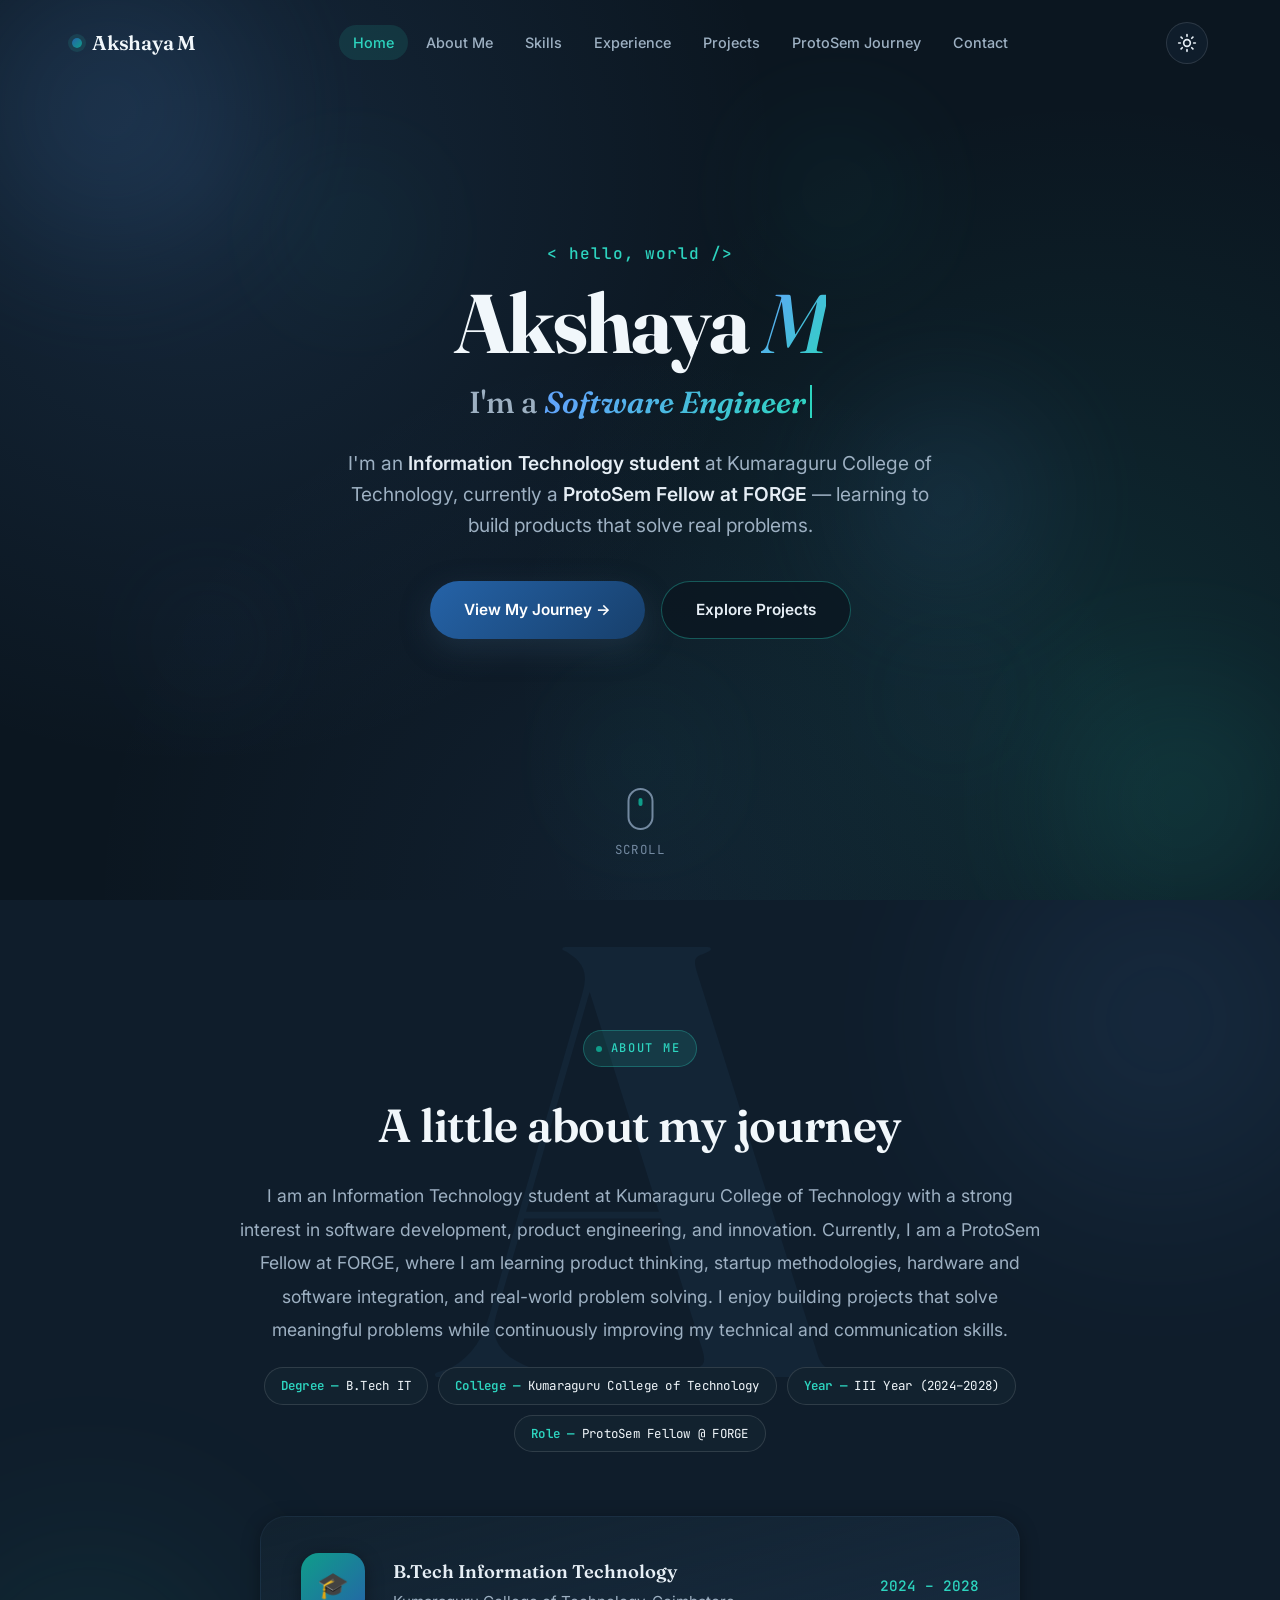
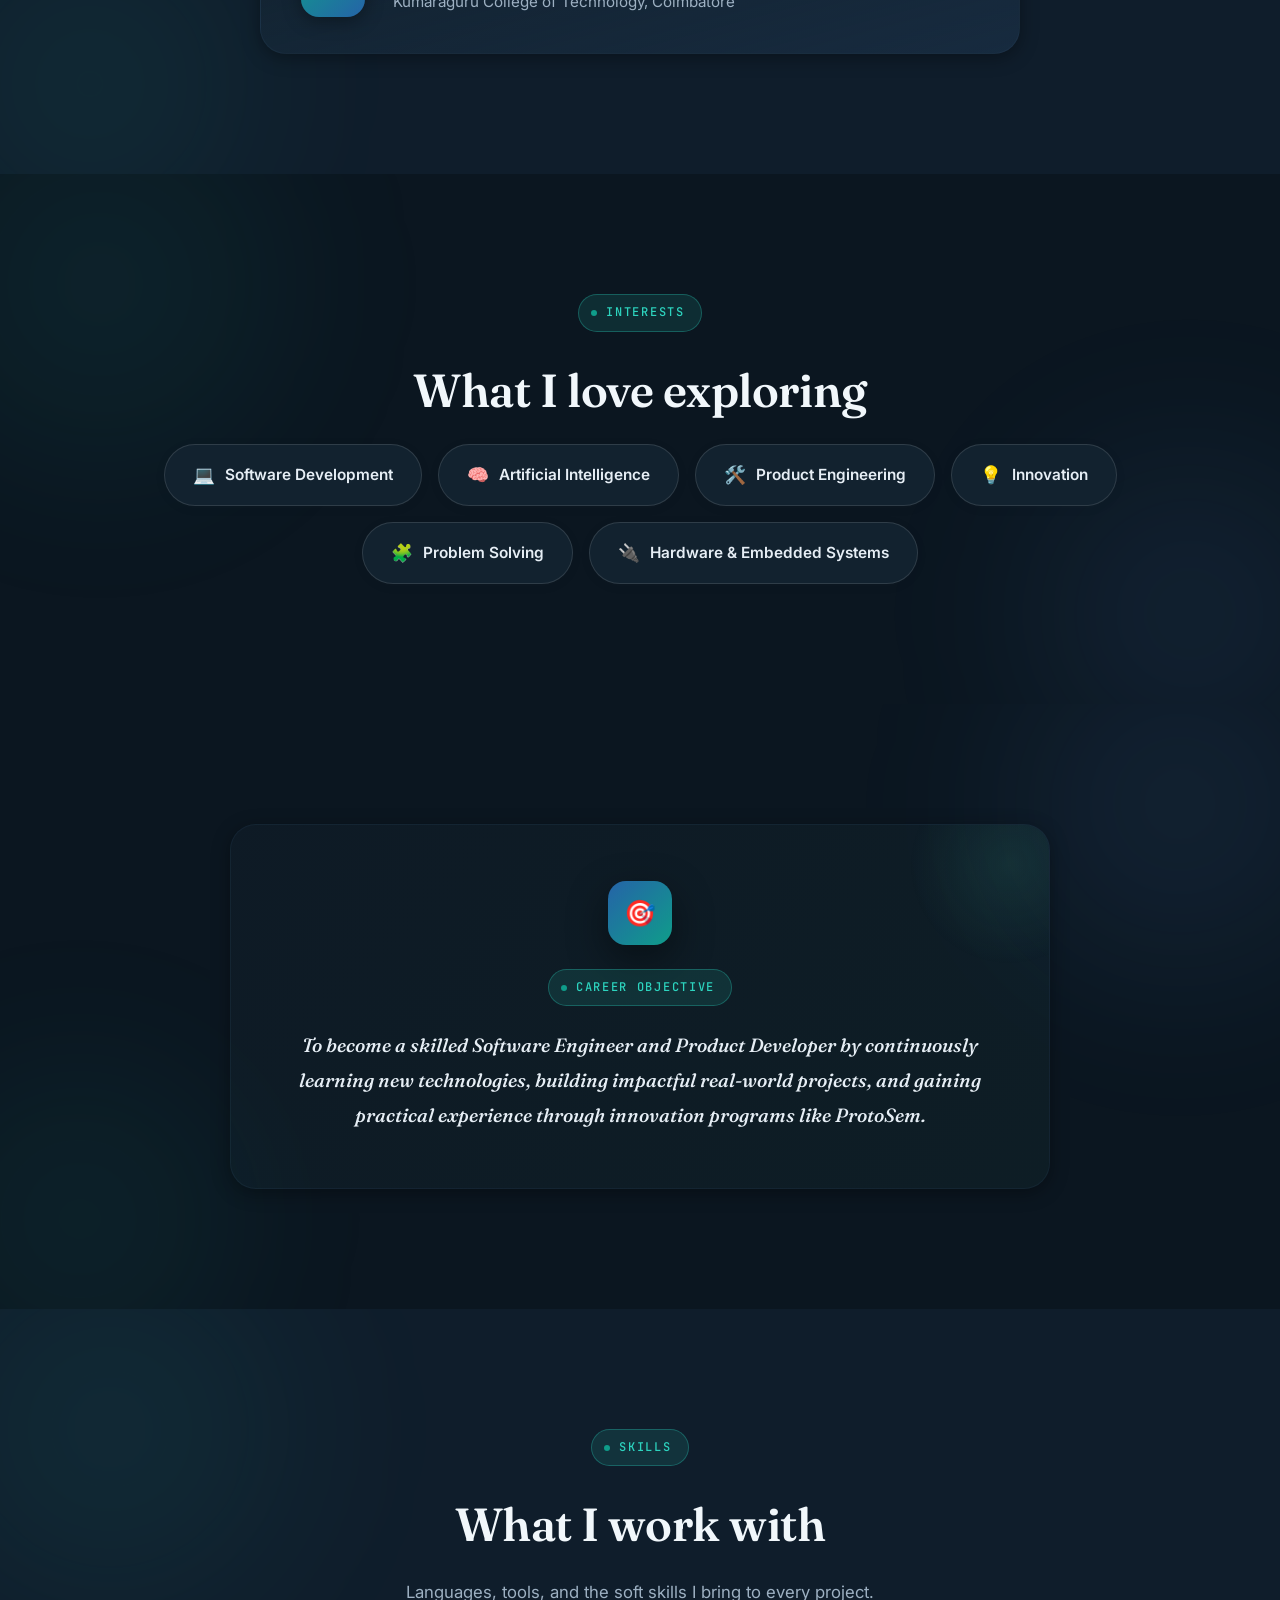
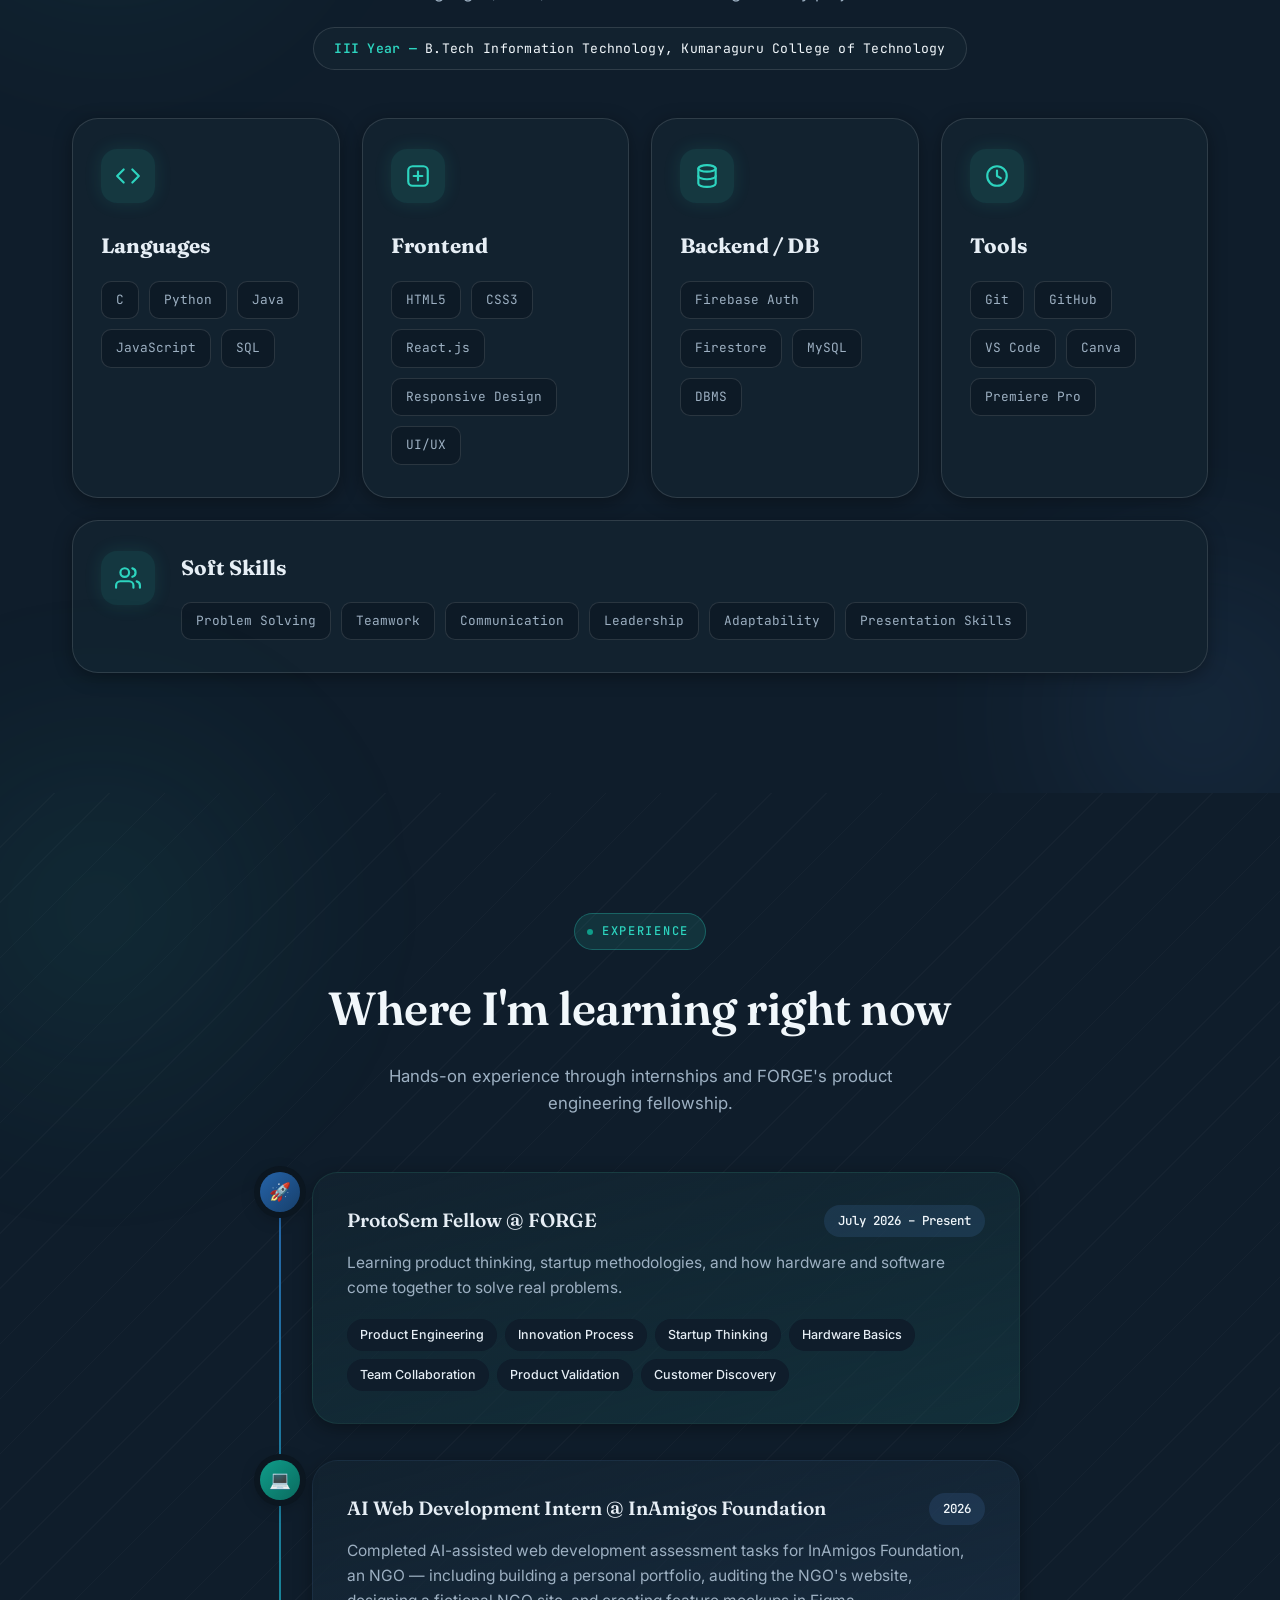
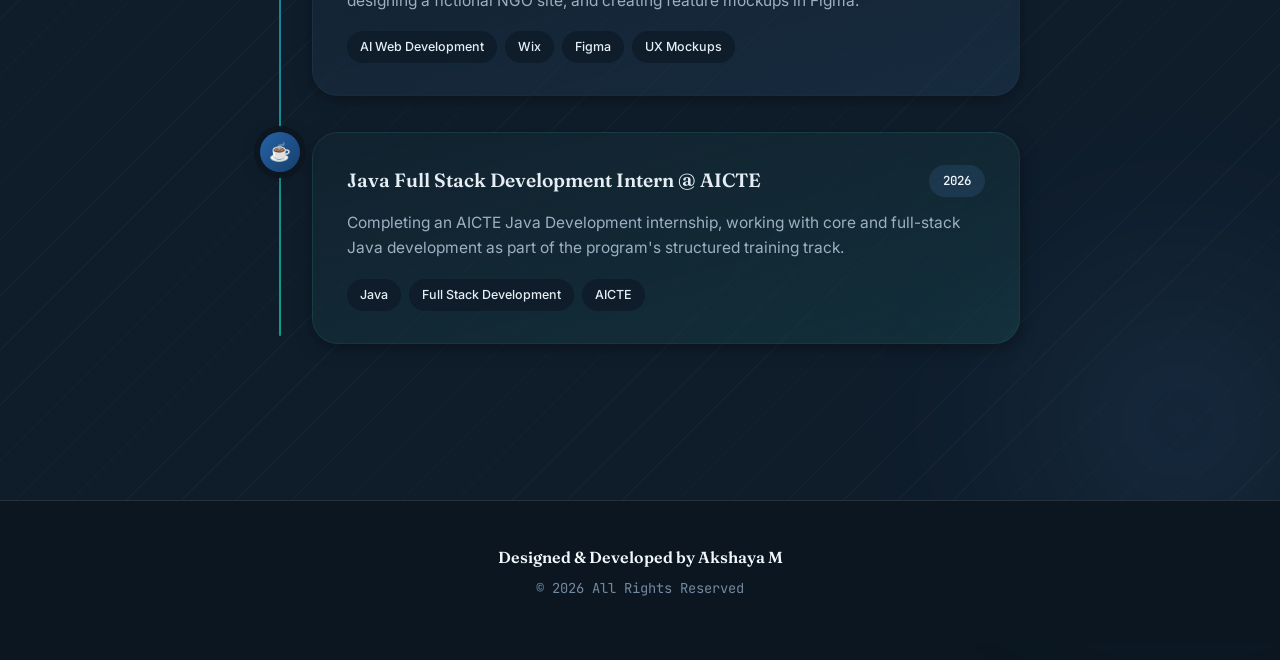
<file: index.html>
<!DOCTYPE html>
<html lang="en">
<head>
<meta charset="UTF-8">
<meta name="viewport" content="width=device-width, initial-scale=1.0">
<title>Akshaya M — Software Engineer & Product Developer</title>
<meta name="description" content="Portfolio of Akshaya M — Information Technology student, ProtoSem Fellow at FORGE, aspiring Software Engineer and Product Developer.">
<script>try{document.documentElement.setAttribute('data-theme',localStorage.getItem('theme')||'dark')}catch(e){document.documentElement.setAttribute('data-theme','dark')}</script>
<link rel="preconnect" href="https://fonts.googleapis.com">
<link rel="preconnect" href="https://fonts.gstatic.com" crossorigin>
<link href="https://fonts.googleapis.com/css2?family=Fraunces:opsz,wght@9..144,300;9..144,500;9..144,600;9..144,700;9..144,800&family=Inter:wght@300;400;500;600;700&family=JetBrains+Mono:wght@400;500&display=swap" rel="stylesheet">
<link rel="stylesheet" href="style.css">
</head>
<body>

<div id="loader"><div class="loader-mark">Akshaya M</div></div>
<div id="scroll-progress"></div>

<!-- ============ NAVIGATION ============ -->
<nav id="navbar">
  <div class="container nav-inner">
    <a href="index.html" class="logo"><span class="logo-dot"></span>Akshaya M</a>
    <ul class="nav-links" id="navLinks">
      <li><a href="index.html" class="active">Home</a></li>
      <li><a href="index.html#about">About Me</a></li>
      <li><a href="index.html#skills">Skills</a></li>
      <li><a href="index.html#experience">Experience</a></li>
      <li><a href="projects.html">Projects</a></li>
      <li><a href="protosem.html">ProtoSem Journey</a></li>
      <li><a href="contact.html">Contact</a></li>
    </ul>
    <button class="nav-toggle" id="navToggle" aria-label="Toggle menu"><span></span><span></span><span></span></button>
  </div>
</nav>

<!-- ============ HERO ============ -->
<section id="hero">
  <div class="blob blob-1"></div>
  <div class="blob blob-2"></div>
  <div class="blob blob-3"></div>
  <div class="blob" style="width:140px;height:140px;top:18%;left:22%;background:radial-gradient(circle,rgba(51,80,107,0.4),transparent 70%);animation-delay:-3s;"></div>
  <div class="blob" style="width:110px;height:110px;top:65%;left:12%;background:radial-gradient(circle,rgba(47,117,102,0.4),transparent 70%);animation-delay:-7s;"></div>
  <div class="blob" style="width:170px;height:170px;top:12%;right:28%;background:radial-gradient(circle,rgba(47,117,102,0.35),transparent 70%);animation-delay:-12s;"></div>
  <div class="blob" style="width:95px;height:95px;top:72%;right:22%;background:radial-gradient(circle,rgba(51,80,107,0.4),transparent 70%);animation-delay:-5s;"></div>
  <div class="blob" style="width:130px;height:130px;bottom:8%;left:45%;background:radial-gradient(circle,rgba(126,151,172,0.35),transparent 70%);animation-delay:-15s;"></div>
  <div id="particles"></div>

  <div class="hero-content">
    <p class="hero-greeting">&lt; hello, world /&gt;</p>
    <h1 class="hero-name">Akshaya <em>M</em></h1>
    <p class="hero-role">I'm a <span class="typed" id="typed"></span><span class="type-caret"></span></p>
    <p class="hero-intro">I'm an <strong>Information Technology student</strong> at Kumaraguru College of Technology, currently a <strong>ProtoSem Fellow at FORGE</strong> — learning to build products that solve real problems.</p>
    <div class="hero-buttons">
      <a href="protosem.html" class="btn btn-primary">View My Journey →</a>
      <a href="projects.html" class="btn btn-secondary">Explore Projects</a>
    </div>
  </div>
  <a href="#about" class="scroll-indicator" aria-label="Scroll down to About">
    <div class="mouse"><div class="mouse-wheel"></div></div>
    <span>Scroll</span>
  </a>
</section>

<!-- ============ ABOUT ============ -->
<section id="about" >
  <div class="sec-blob blue" style="width:560px;height:560px;top:-160px;right:-160px;animation-delay:-2s;"></div>
  <div class="sec-blob teal" style="width:460px;height:460px;bottom:-140px;left:-140px;animation-delay:-8s;"></div>
  <div class="container">
    <div class="about-inner">
      <span class="eyebrow reveal">About Me</span>
      <h2 class="section-title reveal">A little about my journey</h2>
      <p class="about-summary reveal">I am an Information Technology student at Kumaraguru College of Technology with a strong interest in software development, product engineering, and innovation. Currently, I am a ProtoSem Fellow at FORGE, where I am learning product thinking, startup methodologies, hardware and software integration, and real-world problem solving. I enjoy building projects that solve meaningful problems while continuously improving my technical and communication skills.</p>

      <div class="about-meta reveal" style="margin-bottom:64px;">
        <span class="meta-pill"><b>Degree —</b> B.Tech IT</span>
        <span class="meta-pill"><b>College —</b> Kumaraguru College of Technology</span>
        <span class="meta-pill"><b>Year —</b> III Year (2024–2028)</span>
        <span class="meta-pill"><b>Role —</b> ProtoSem Fellow @ FORGE</span>
      </div>
    </div>

    <!-- Education -->
    <div class="card-cool edu-card reveal">
      <div class="edu-icon">🎓</div>
      <div>
        <div class="edu-degree">B.Tech Information Technology</div>
        <div class="edu-college">Kumaraguru College of Technology, Coimbatore</div>
      </div>
      <div class="edu-years">2024 – 2028</div>
    </div>
  </div>
</section>

<!-- ============ INTERESTS ============ -->
<section id="interests">
  <div class="sec-blob teal" style="width:520px;height:520px;top:-150px;left:-160px;animation-delay:-5s;"></div>
  <div class="sec-blob blue" style="width:460px;height:460px;bottom:-140px;right:-140px;animation-delay:-10s;"></div>
  <div class="container">
    <div class="section-head reveal">
      <span class="eyebrow">Interests</span>
      <h2 class="section-title">What I love exploring</h2>
    </div>
    <div class="chip-cloud reveal">
      <div class="chip"><span class="chip-icon">💻</span>Software Development</div>
      <div class="chip"><span class="chip-icon">🧠</span>Artificial Intelligence</div>
      <div class="chip"><span class="chip-icon">🛠️</span>Product Engineering</div>
      <div class="chip"><span class="chip-icon">💡</span>Innovation</div>
      <div class="chip"><span class="chip-icon">🧩</span>Problem Solving</div>
      <div class="chip"><span class="chip-icon">🔌</span>Hardware & Embedded Systems</div>
    </div>
  </div>
</section>

<!-- ============ CAREER OBJECTIVE ============ -->
<section id="objective">
  <div class="sec-blob blue" style="width:500px;height:500px;top:-150px;right:-150px;animation-delay:-7s;"></div>
  <div class="sec-blob teal" style="width:440px;height:440px;bottom:-130px;left:-140px;animation-delay:-2s;"></div>
  <div class="container">
    <div class="card-cool objective-card reveal">
      <div class="objective-icon">🎯</div>
      <span class="eyebrow">Career Objective</span>
      <p class="objective-text">To become a skilled Software Engineer and Product Developer by continuously learning new technologies, building impactful real-world projects, and gaining practical experience through innovation programs like ProtoSem.</p>
    </div>
  </div>
</section>

<!-- ============ SKILLS ============ -->
<section id="skills">
  <div class="sec-blob teal" style="width:520px;height:520px;top:-140px;left:-150px;animation-delay:-5s;"></div>
  <div class="sec-blob blue" style="width:440px;height:440px;bottom:-140px;right:-140px;animation-delay:-9s;"></div>
  <div class="container">
    <div class="section-head reveal">
      <span class="eyebrow">Skills</span>
      <h2 class="section-title">What I work with</h2>
      <p class="section-sub" style="margin-bottom:22px;">Languages, tools, and the soft skills I bring to every project.</p>
      <span class="meta-pill year-pill"><b>III Year —</b> B.Tech Information Technology, Kumaraguru College of Technology</span>
    </div>

    <div class="skill-cards">
      <div class="skill-card reveal-stagger">
        <div class="skill-icon"><svg viewBox="0 0 24 24" fill="none" stroke="currentColor" stroke-width="2" stroke-linecap="round" stroke-linejoin="round"><polyline points="8 6 2 12 8 18"/><polyline points="16 6 22 12 16 18"/></svg></div>
        <h3 class="skill-card-title">Languages</h3>
        <div class="skill-tags">
          <span class="skill-tag stagger-item">C</span>
          <span class="skill-tag stagger-item">Python</span>
          <span class="skill-tag stagger-item">Java</span>
          <span class="skill-tag stagger-item">JavaScript</span>
          <span class="skill-tag stagger-item">SQL</span>
        </div>
      </div>

      <div class="skill-card reveal-stagger">
        <div class="skill-icon"><svg viewBox="0 0 24 24" fill="none" stroke="currentColor" stroke-width="2" stroke-linecap="round" stroke-linejoin="round"><rect x="3" y="3" width="18" height="18" rx="4"/><line x1="12" y1="8" x2="12" y2="16"/><line x1="8" y1="12" x2="16" y2="12"/></svg></div>
        <h3 class="skill-card-title">Frontend</h3>
        <div class="skill-tags">
          <span class="skill-tag stagger-item">HTML5</span>
          <span class="skill-tag stagger-item">CSS3</span>
          <span class="skill-tag stagger-item">React.js</span>
          <span class="skill-tag stagger-item">Responsive Design</span>
          <span class="skill-tag stagger-item">UI/UX</span>
        </div>
      </div>

      <div class="skill-card reveal-stagger">
        <div class="skill-icon"><svg viewBox="0 0 24 24" fill="none" stroke="currentColor" stroke-width="2" stroke-linecap="round" stroke-linejoin="round"><ellipse cx="12" cy="5" rx="8" ry="3"/><path d="M4 5v14c0 1.7 3.6 3 8 3s8-1.3 8-3V5"/><path d="M4 12c0 1.7 3.6 3 8 3s8-1.3 8-3"/></svg></div>
        <h3 class="skill-card-title">Backend / DB</h3>
        <div class="skill-tags">
          <span class="skill-tag stagger-item">Firebase Auth</span>
          <span class="skill-tag stagger-item">Firestore</span>
          <span class="skill-tag stagger-item">MySQL</span>
          <span class="skill-tag stagger-item">DBMS</span>
        </div>
      </div>

      <div class="skill-card reveal-stagger">
        <div class="skill-icon"><svg viewBox="0 0 24 24" fill="none" stroke="currentColor" stroke-width="2" stroke-linecap="round" stroke-linejoin="round"><circle cx="12" cy="12" r="9"/><polyline points="12 7 12 12 15.5 14"/></svg></div>
        <h3 class="skill-card-title">Tools</h3>
        <div class="skill-tags">
          <span class="skill-tag stagger-item">Git</span>
          <span class="skill-tag stagger-item">GitHub</span>
          <span class="skill-tag stagger-item">VS Code</span>
          <span class="skill-tag stagger-item">Canva</span>
          <span class="skill-tag stagger-item">Premiere Pro</span>
        </div>
      </div>
    </div>

    <div class="skill-card skill-card-wide reveal-stagger">
      <div class="skill-icon"><svg viewBox="0 0 24 24" fill="none" stroke="currentColor" stroke-width="2" stroke-linecap="round" stroke-linejoin="round"><path d="M17 21v-2a4 4 0 0 0-4-4H5a4 4 0 0 0-4 4v2"/><circle cx="9" cy="7" r="4"/><path d="M23 21v-2a4 4 0 0 0-3-3.87"/><path d="M16 3.13a4 4 0 0 1 0 7.75"/></svg></div>
      <div>
        <h3 class="skill-card-title">Soft Skills</h3>
        <div class="skill-tags">
          <span class="skill-tag stagger-item">Problem Solving</span>
          <span class="skill-tag stagger-item">Teamwork</span>
          <span class="skill-tag stagger-item">Communication</span>
          <span class="skill-tag stagger-item">Leadership</span>
          <span class="skill-tag stagger-item">Adaptability</span>
          <span class="skill-tag stagger-item">Presentation Skills</span>
        </div>
      </div>
    </div>
  </div>
</section>

<!-- ============ EXPERIENCE ============ -->
<section id="experience" >
  <div class="sec-blob teal" style="width:520px;height:520px;top:-140px;left:-160px;animation-delay:-4s;"></div>
  <div class="sec-blob blue" style="width:480px;height:480px;bottom:-160px;right:-140px;animation-delay:-11s;"></div>
  <div class="container">
    <div class="section-head reveal">
      <span class="eyebrow">Experience</span>
      <h2 class="section-title">Where I'm learning right now</h2>
      <p class="section-sub">Hands-on experience through internships and FORGE's product engineering fellowship.</p>
    </div>

    <div class="timeline">

      <div class="timeline-item reveal">
        <div class="timeline-icon">🚀</div>
        <div class="card-warm timeline-card">
          <div class="timeline-top">
            <span class="timeline-role">ProtoSem Fellow @ FORGE</span>
            <span class="timeline-duration">July 2026 – Present</span>
          </div>
          <p class="timeline-desc">Learning product thinking, startup methodologies, and how hardware and software come together to solve real problems.</p>
          <div class="tag-list">
            <span class="tag">Product Engineering</span>
            <span class="tag">Innovation Process</span>
            <span class="tag">Startup Thinking</span>
            <span class="tag">Hardware Basics</span>
            <span class="tag">Team Collaboration</span>
            <span class="tag">Product Validation</span>
            <span class="tag">Customer Discovery</span>
          </div>
        </div>
      </div>

      <div class="timeline-item reveal">
        <div class="timeline-icon">💻</div>
        <div class="card-cool timeline-card">
          <div class="timeline-top">
            <span class="timeline-role">AI Web Development Intern @ InAmigos Foundation</span>
            <span class="timeline-duration">2026</span>
          </div>
          <p class="timeline-desc">Completed AI-assisted web development assessment tasks for InAmigos Foundation, an NGO — including building a personal portfolio, auditing the NGO's website, designing a fictional NGO site, and creating feature mockups in Figma.</p>
          <div class="tag-list">
            <span class="tag">AI Web Development</span>
            <span class="tag">Wix</span>
            <span class="tag">Figma</span>
            <span class="tag">UX Mockups</span>
          </div>
        </div>
      </div>

      <div class="timeline-item reveal">
        <div class="timeline-icon">☕</div>
        <div class="card-warm timeline-card">
          <div class="timeline-top">
            <span class="timeline-role">Java Full Stack Development Intern @ AICTE</span>
            <span class="timeline-duration">2026</span>
          </div>
          <p class="timeline-desc">Completing an AICTE Java Development internship, working with core and full-stack Java development as part of the program's structured training track.</p>
          <div class="tag-list">
            <span class="tag">Java</span>
            <span class="tag">Full Stack Development</span>
            <span class="tag">AICTE</span>
          </div>
        </div>
      </div>

    </div>
  </div>
</section>


<footer>
  <div class="container">
    <div class="footer-name">Designed & Developed by Akshaya M</div>
    <div class="footer-copy">© 2026 All Rights Reserved</div>
  </div>
</footer>

<button id="back-to-top" aria-label="Back to top">↑</button>

<script src="script.js"></script>
</body>
</html>
</file>
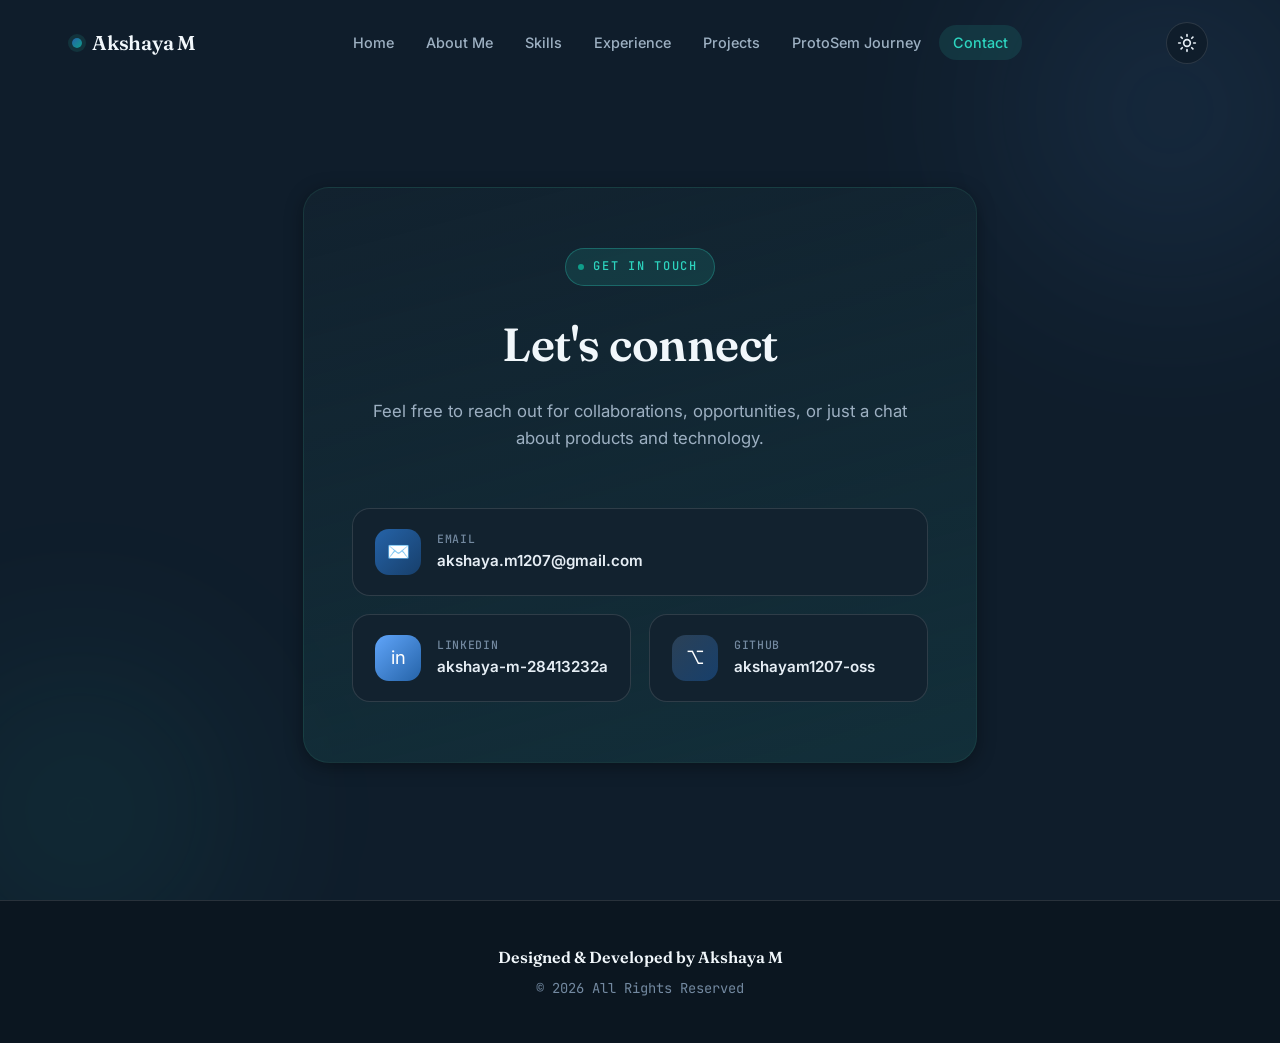
<file: contact.html>
<!DOCTYPE html>
<html lang="en">
<head>
<meta charset="UTF-8">
<meta name="viewport" content="width=device-width, initial-scale=1.0">
<title>Contact — Akshaya M</title>
<script>try{document.documentElement.setAttribute('data-theme',localStorage.getItem('theme')||'dark')}catch(e){document.documentElement.setAttribute('data-theme','dark')}</script>
<link rel="preconnect" href="https://fonts.googleapis.com">
<link rel="preconnect" href="https://fonts.gstatic.com" crossorigin>
<link href="https://fonts.googleapis.com/css2?family=Fraunces:opsz,wght@9..144,300;9..144,500;9..144,600;9..144,700;9..144,800&family=Inter:wght@300;400;500;600;700&family=JetBrains+Mono:wght@400;500&display=swap" rel="stylesheet">
<link rel="stylesheet" href="style.css">
<style>
  /* Email spans the full row; LinkedIn + GitHub sit side by side */
  .contact-links .contact-link:nth-child(1){grid-column:1 / -1;}
  .contact-links .contact-link:nth-child(1) .contact-icon{background:linear-gradient(135deg,var(--blue),var(--blue-deep));}
  .contact-links .contact-link:nth-child(2) .contact-icon{background:linear-gradient(135deg,var(--blue-soft),var(--blue));}
  .contact-links .contact-link:nth-child(3) .contact-icon{background:linear-gradient(135deg,var(--icon-dark),var(--blue-deep));}
  .contact-links .contact-value{word-break:normal;overflow-wrap:anywhere;}
</style>
</head>
<body>

<div id="loader"><div class="loader-mark">Akshaya M</div></div>
<div id="scroll-progress"></div>

<nav id="navbar">
  <div class="container nav-inner">
    <a href="index.html" class="logo"><span class="logo-dot"></span>Akshaya M</a>
    <ul class="nav-links" id="navLinks">
      <li><a href="index.html">Home</a></li>
      <li><a href="index.html#about">About Me</a></li>
      <li><a href="index.html#skills">Skills</a></li>
      <li><a href="index.html#experience">Experience</a></li>
      <li><a href="projects.html">Projects</a></li>
      <li><a href="protosem.html">ProtoSem Journey</a></li>
      <li><a href="contact.html" class="active">Contact</a></li>
    </ul>
    <button class="nav-toggle" id="navToggle" aria-label="Toggle menu"><span></span><span></span><span></span></button>
  </div>
</nav>

<section id="contact" class="page-hero-space" style="min-height:100vh;display:flex;align-items:center;">
  <div class="sec-blob blue" style="width:540px;height:540px;top:-160px;right:-160px;animation-delay:-4s;"></div>
  <div class="sec-blob teal" style="width:460px;height:460px;bottom:-140px;left:-150px;animation-delay:-9s;"></div>
  <div class="container">
    <div class="card-warm contact-card reveal">
      <span class="eyebrow">Get in Touch</span>
      <h2 class="section-title">Let's connect</h2>
      <p class="section-sub" style="margin-left:auto;margin-right:auto;">Feel free to reach out for collaborations, opportunities, or just a chat about products and technology.</p>

      <div class="contact-links">
        <a href="mailto:akshaya.m1207@gmail.com" class="contact-link" target="_blank" rel="noopener">
          <div class="contact-icon">✉️</div>
          <div><div class="contact-label">Email</div><div class="contact-value">akshaya.m1207@gmail.com</div></div>
        </a>
        <a href="https://www.linkedin.com/in/akshaya-m-28413232a" class="contact-link" target="_blank" rel="noopener">
          <div class="contact-icon">in</div>
          <div><div class="contact-label">LinkedIn</div><div class="contact-value">akshaya-m-28413232a</div></div>
        </a>
        <a href="https://github.com/akshayam1207-oss" class="contact-link" target="_blank" rel="noopener">
          <div class="contact-icon">⌥</div>
          <div><div class="contact-label">GitHub</div><div class="contact-value">akshayam1207-oss</div></div>
        </a>
      </div>
    </div>
  </div>
</section>

<footer>
  <div class="container">
    <div class="footer-name">Designed & Developed by Akshaya M</div>
    <div class="footer-copy">© 2026 All Rights Reserved</div>
  </div>
</footer>

<button id="back-to-top" aria-label="Back to top">↑</button>
<script src="script.js"></script>
</body>
</html>
</file>
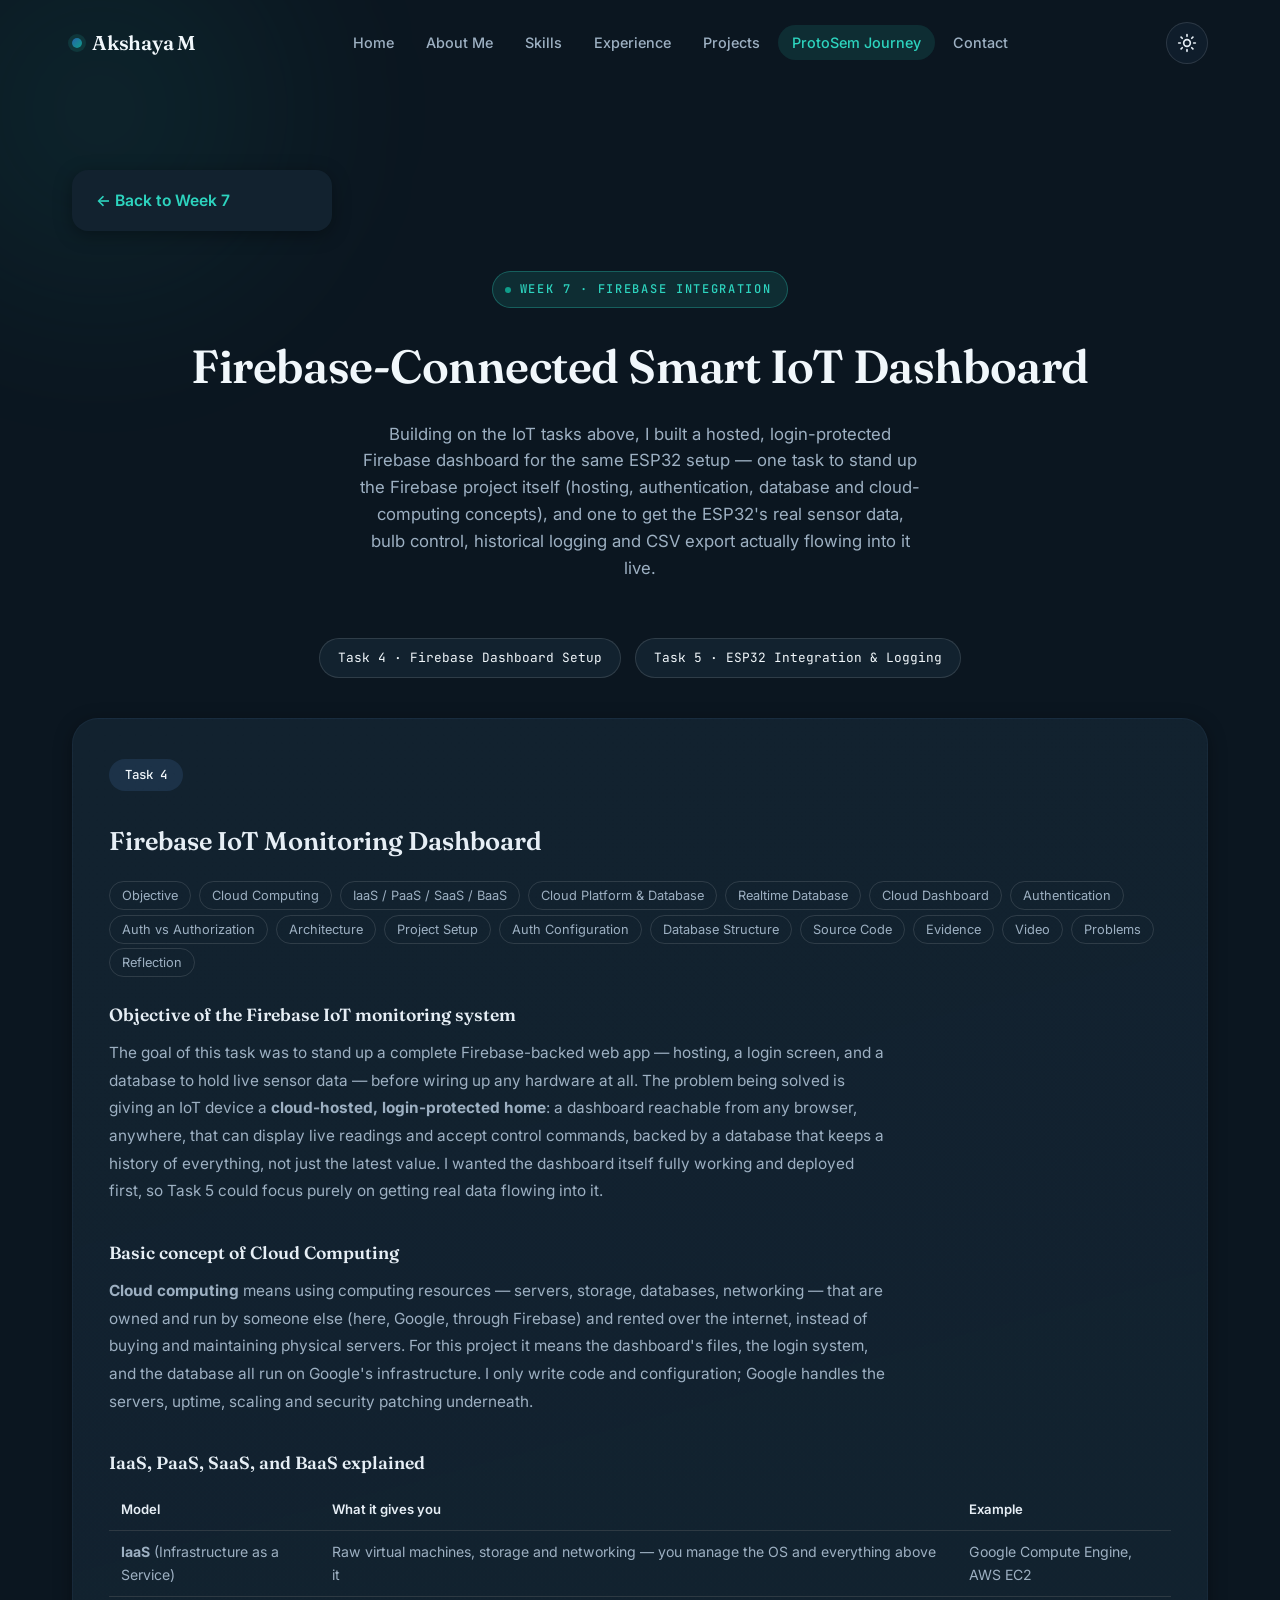
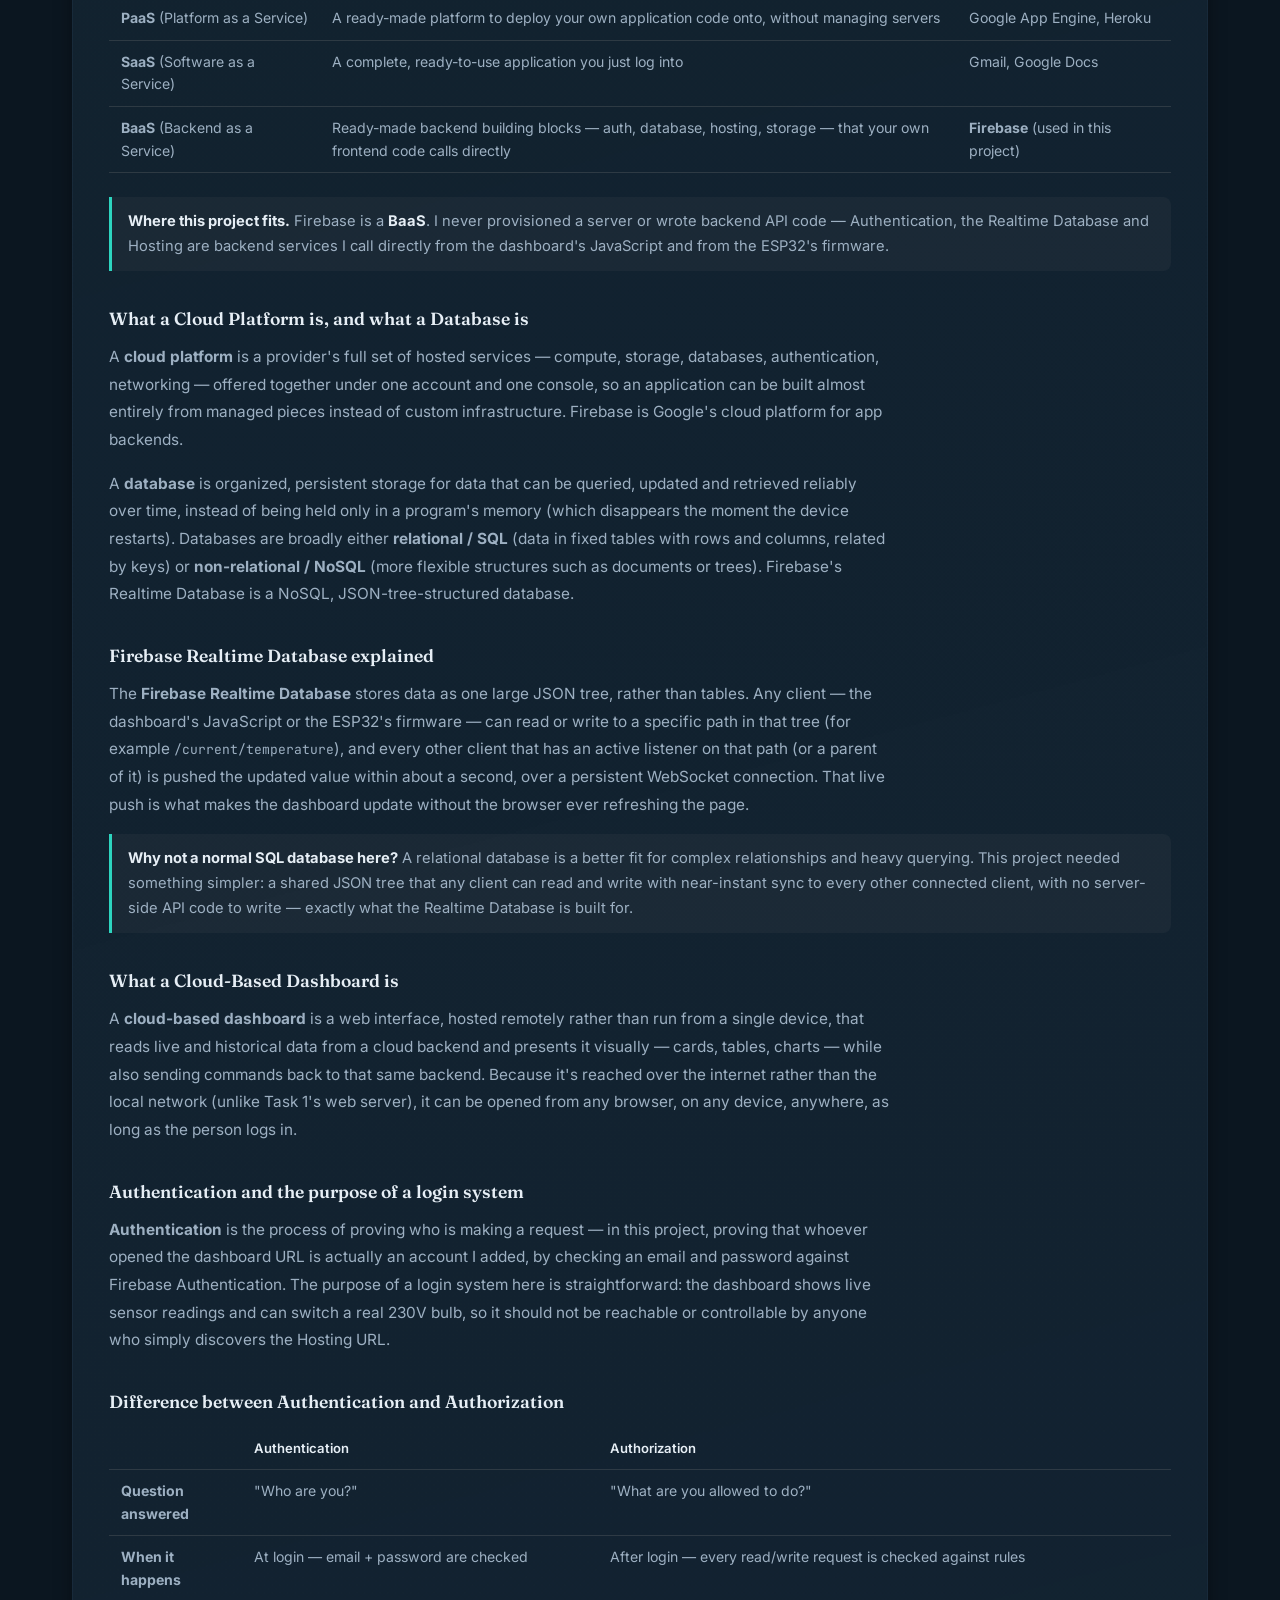
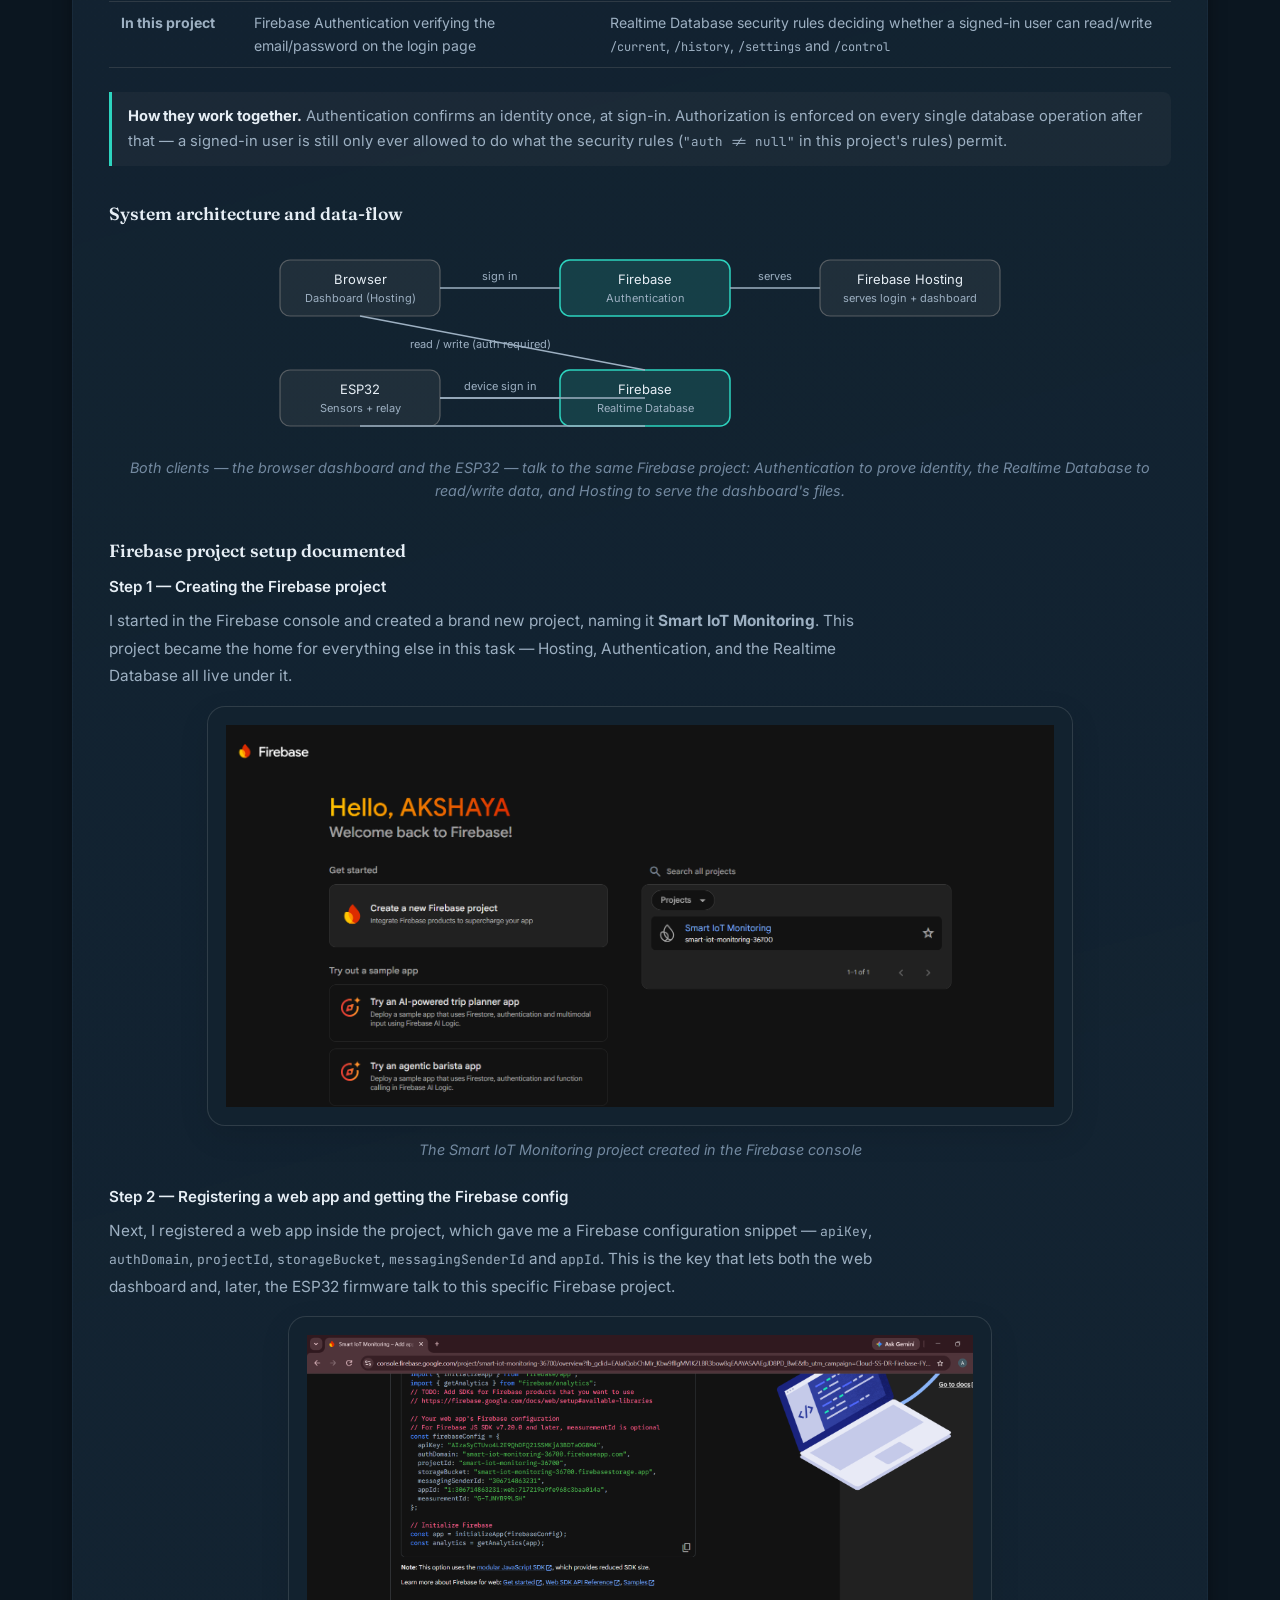
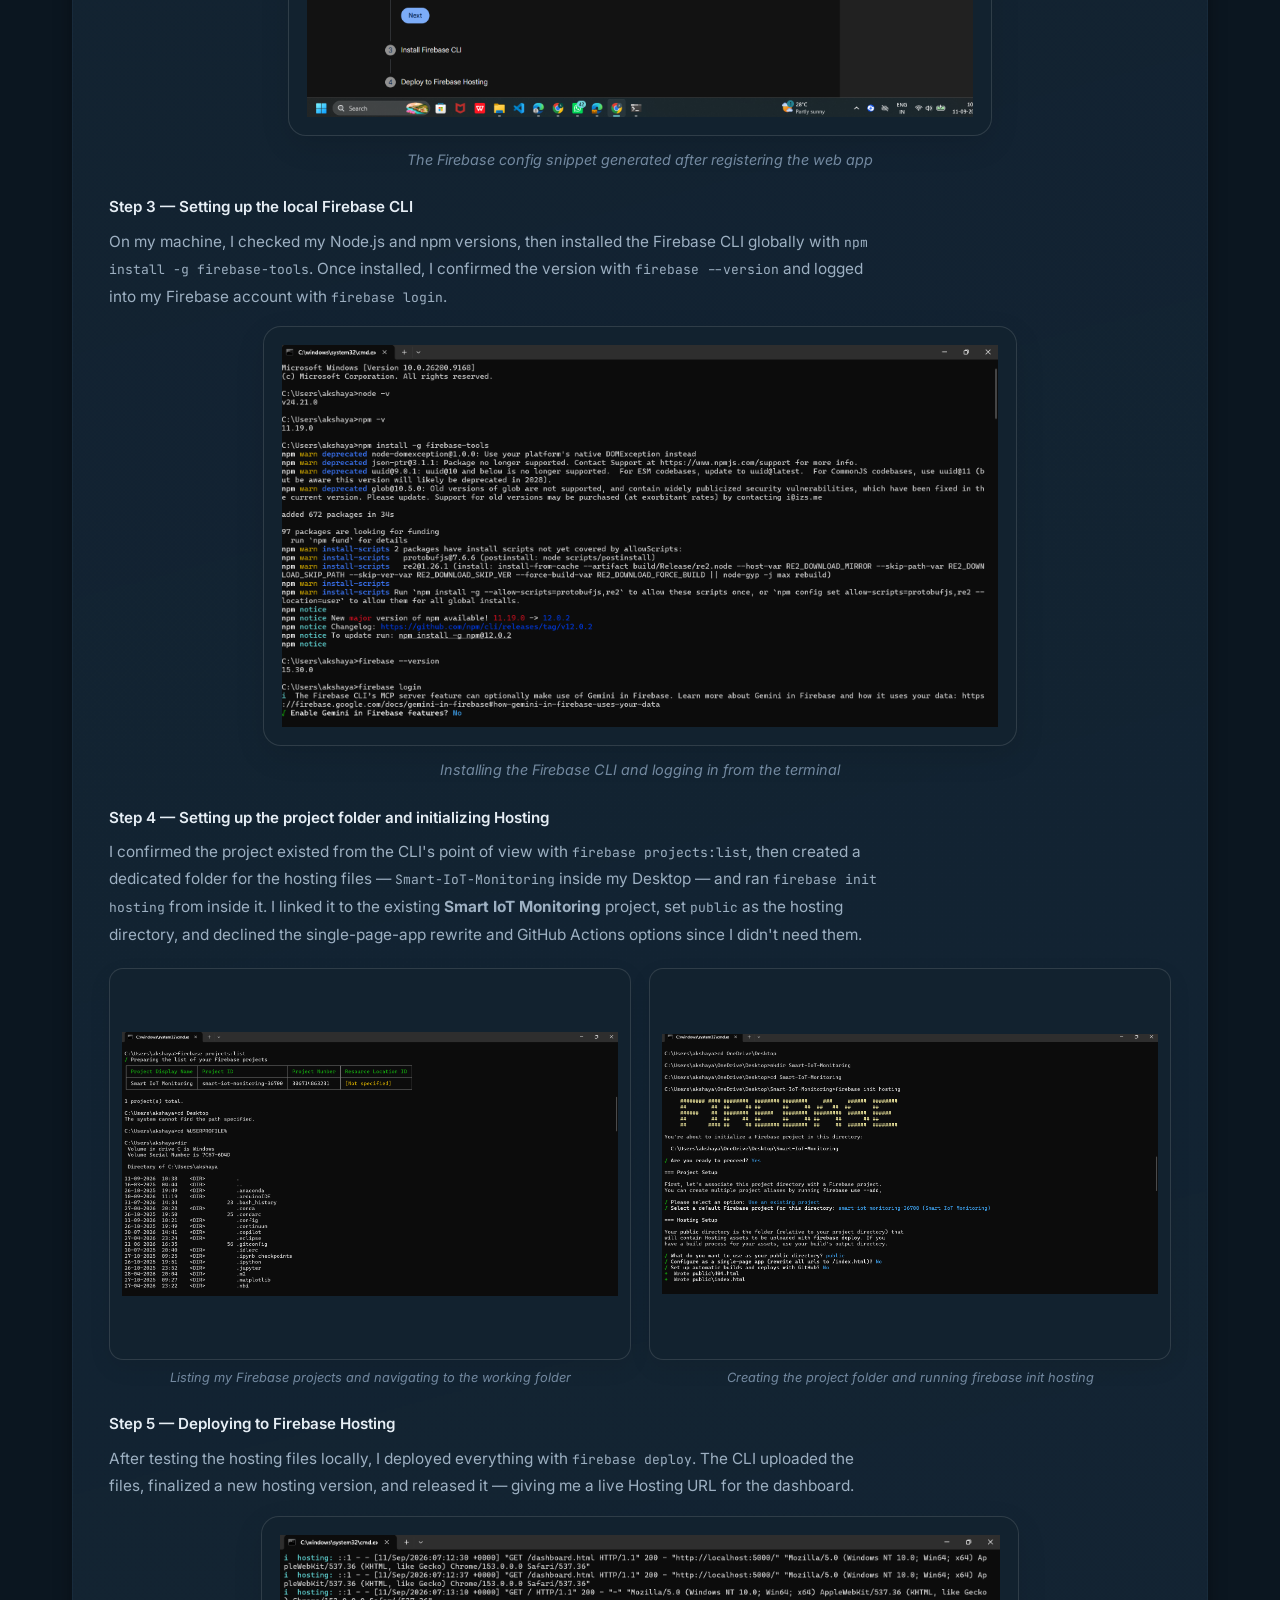
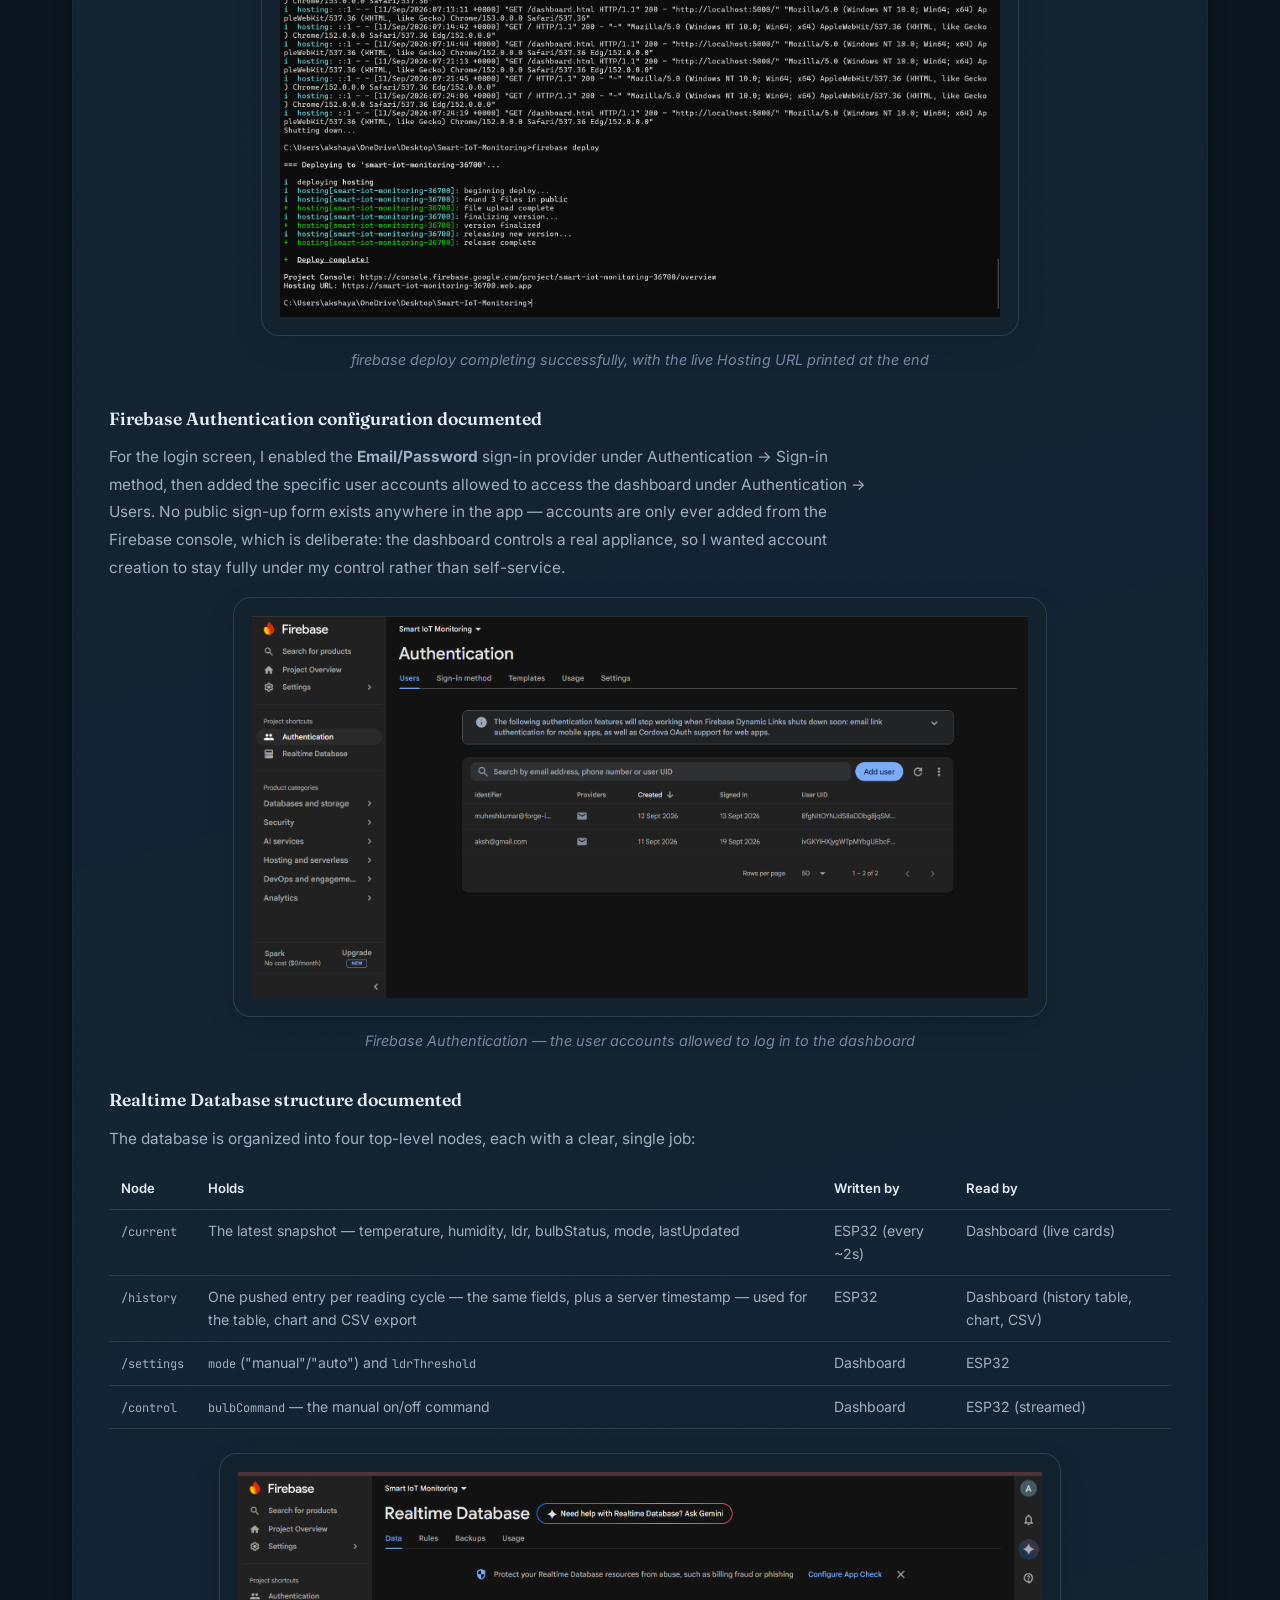
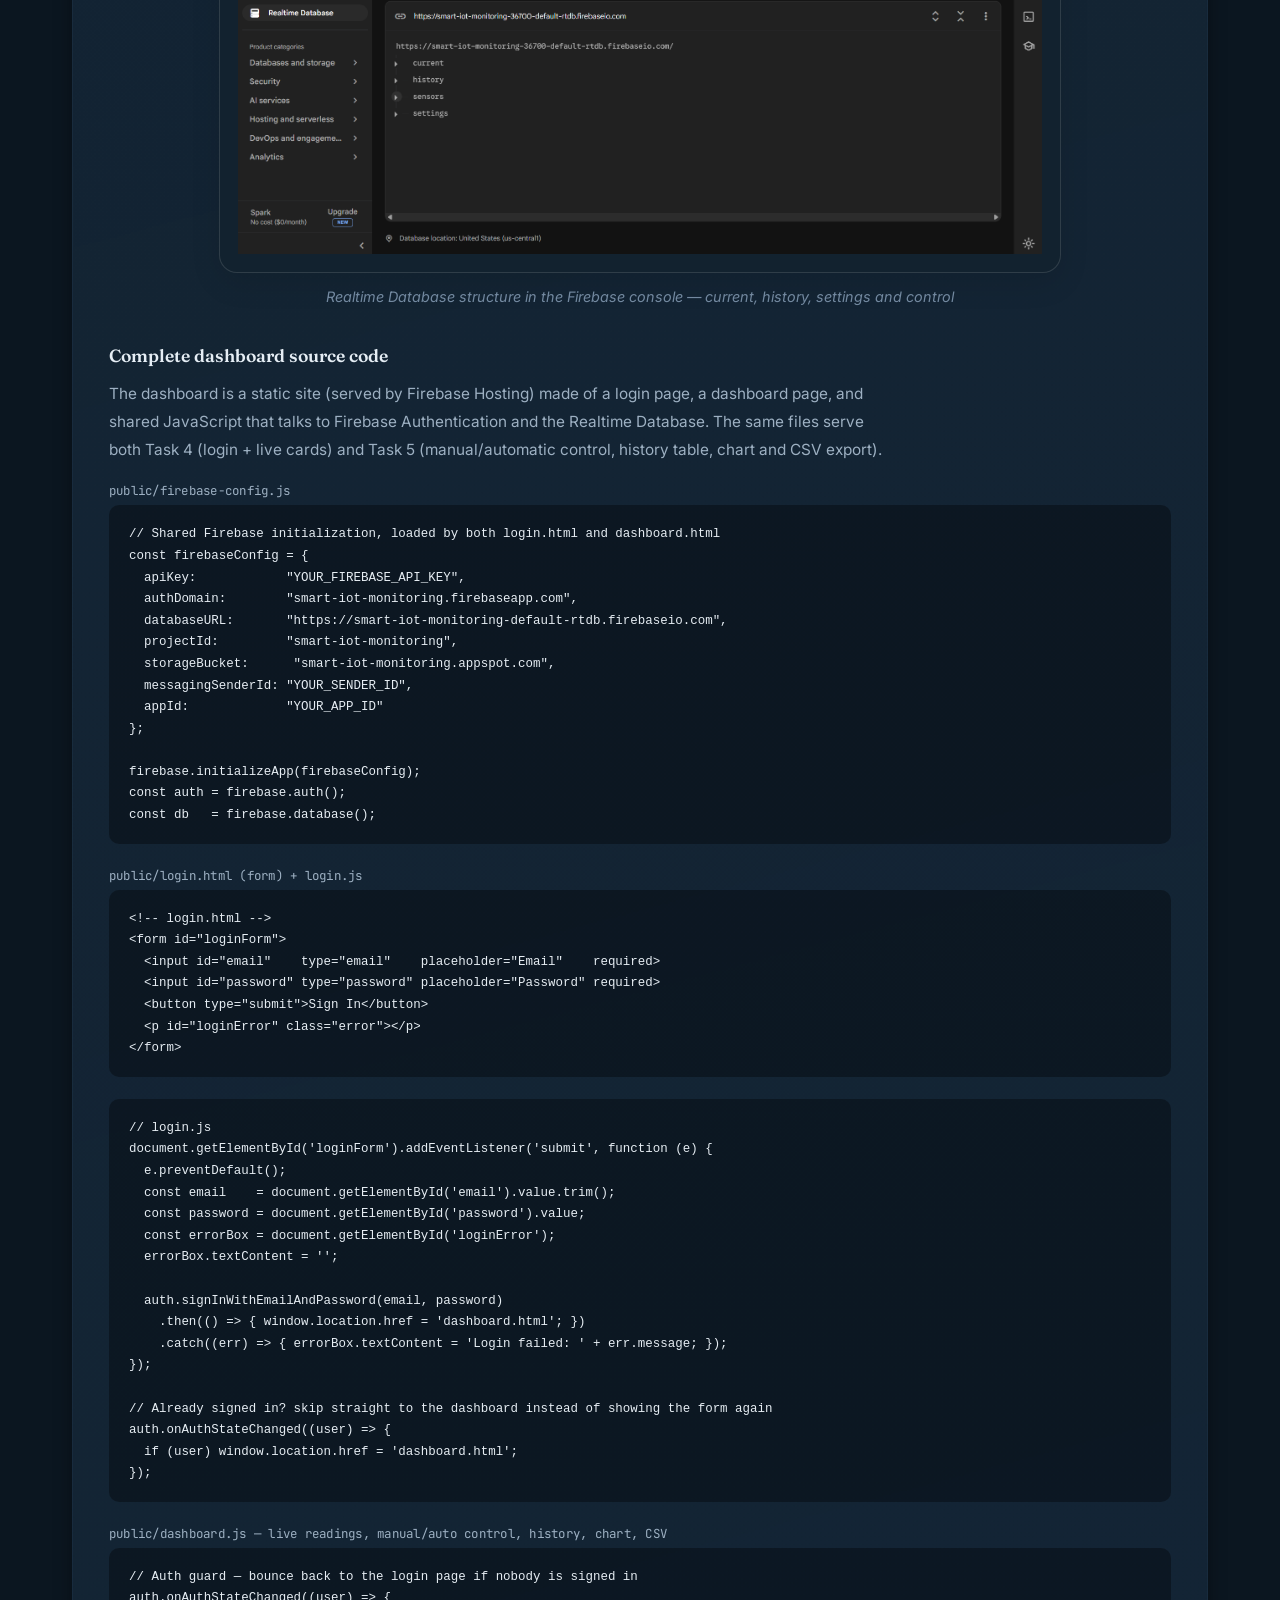
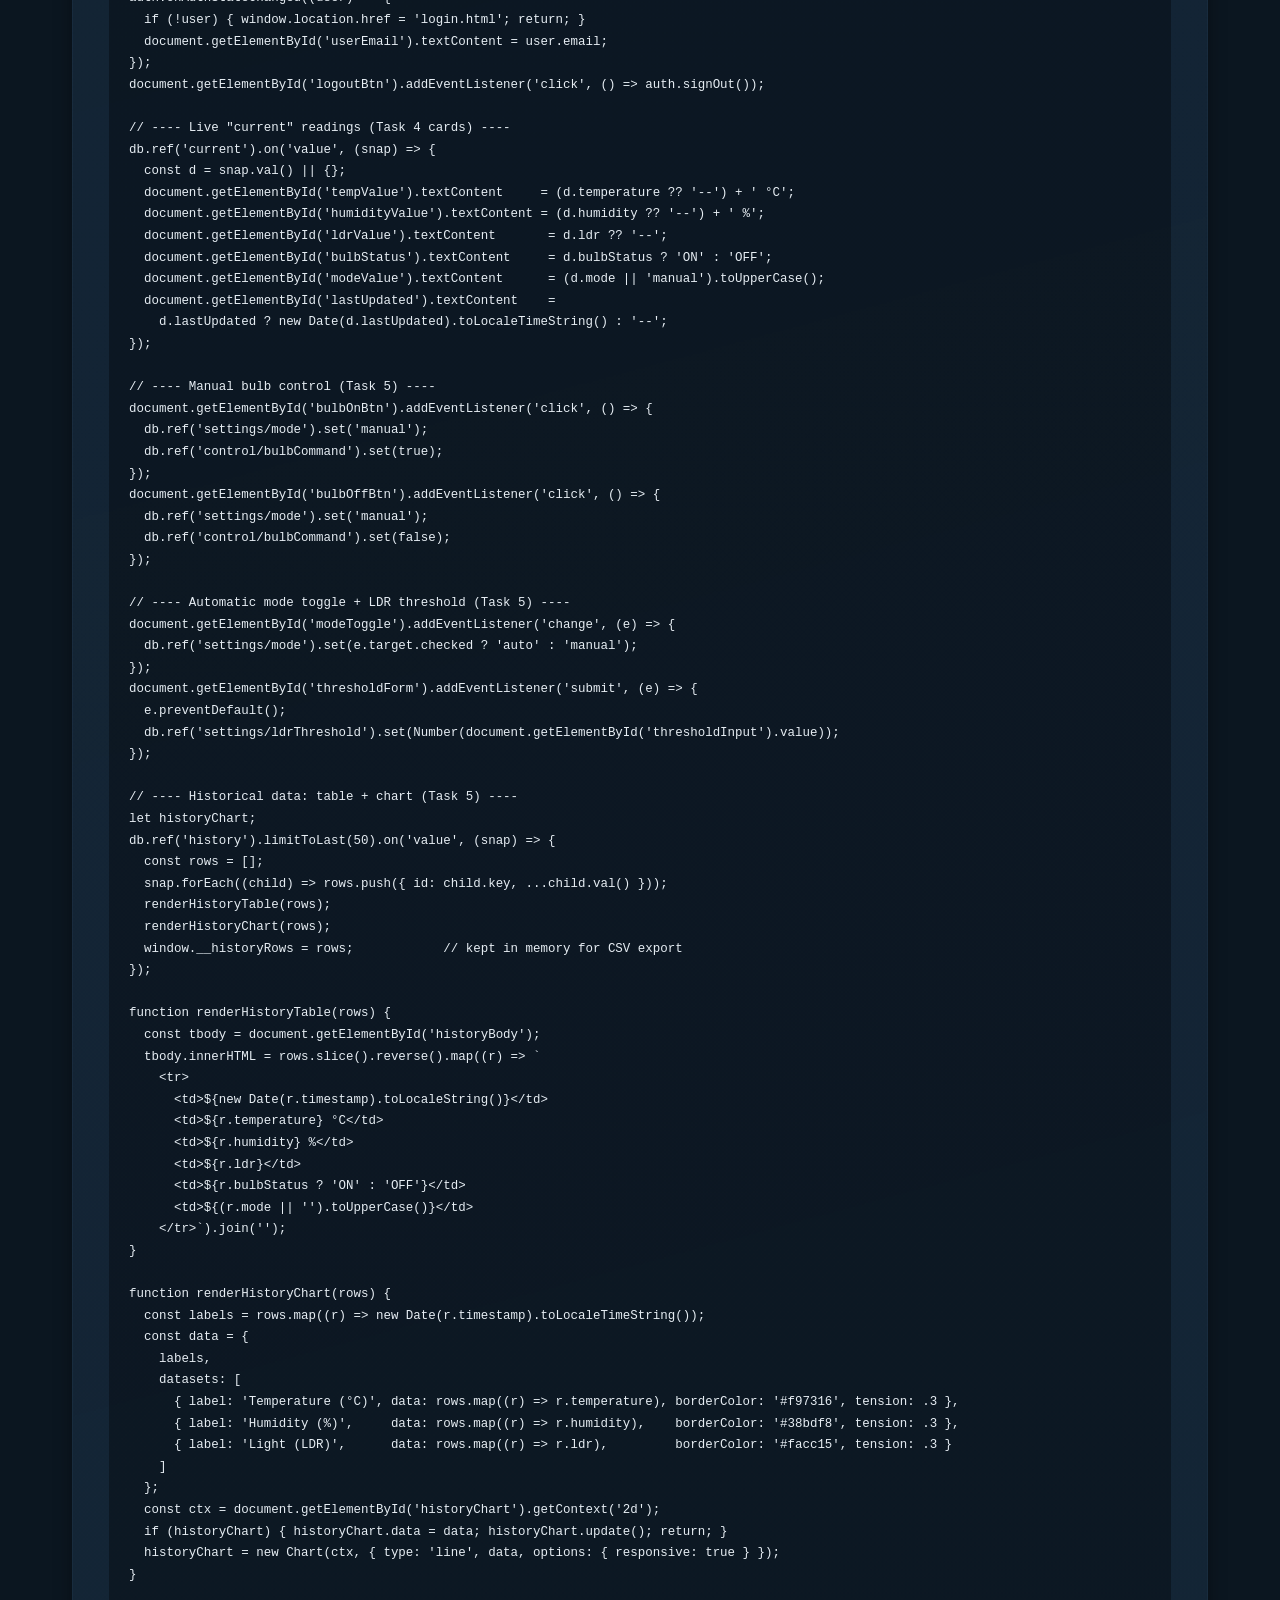
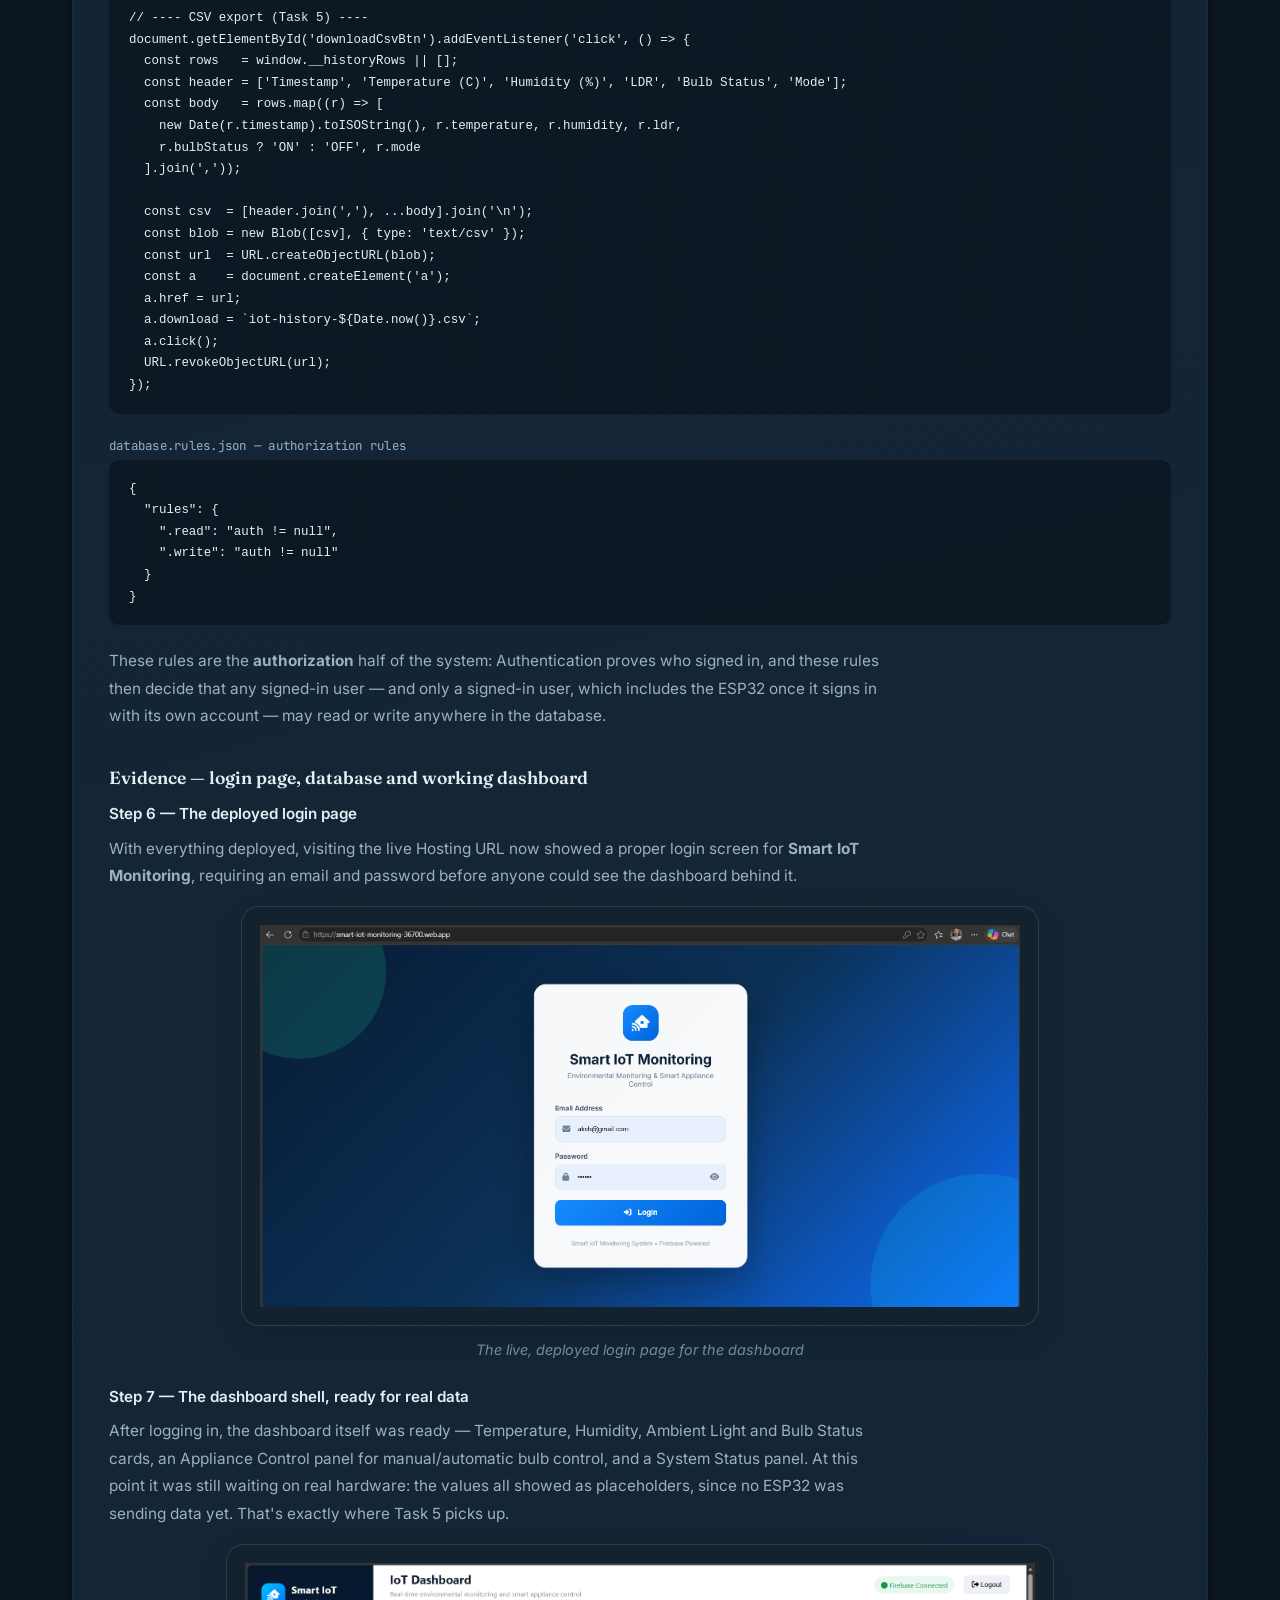
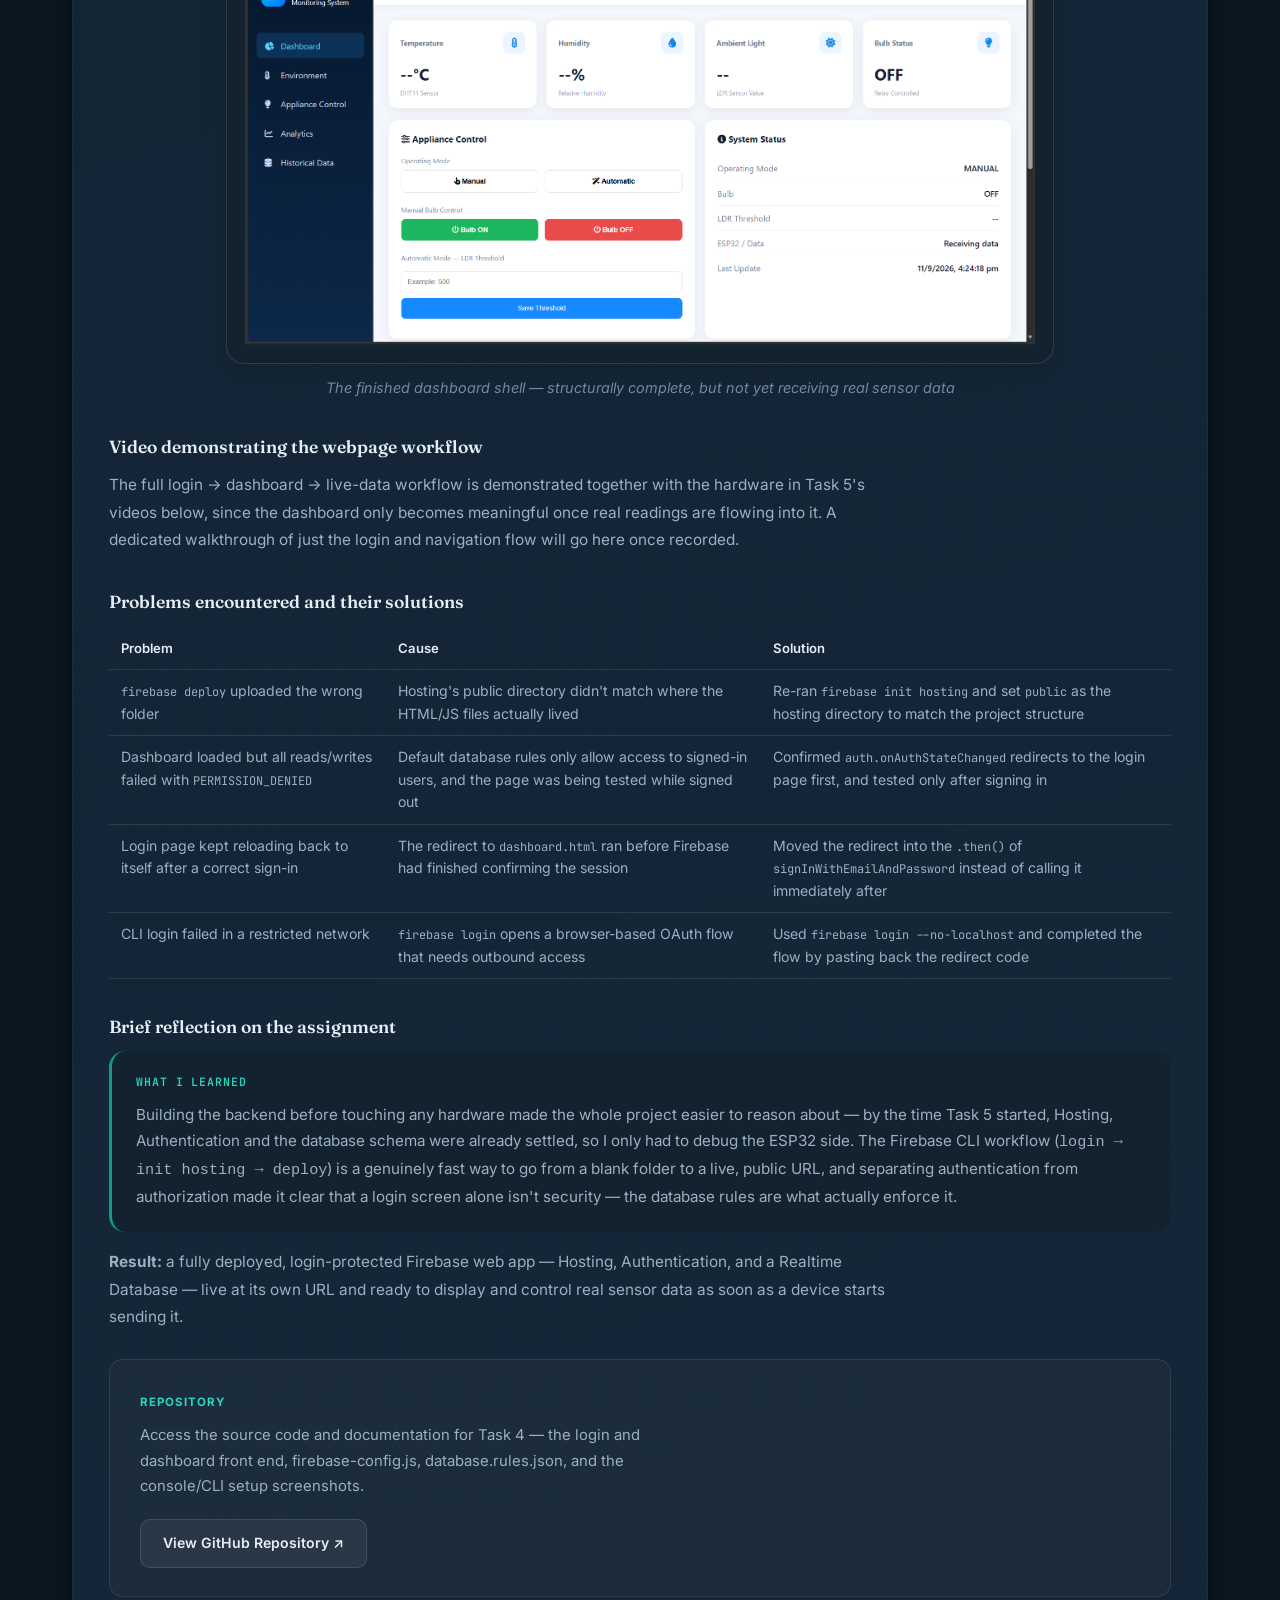
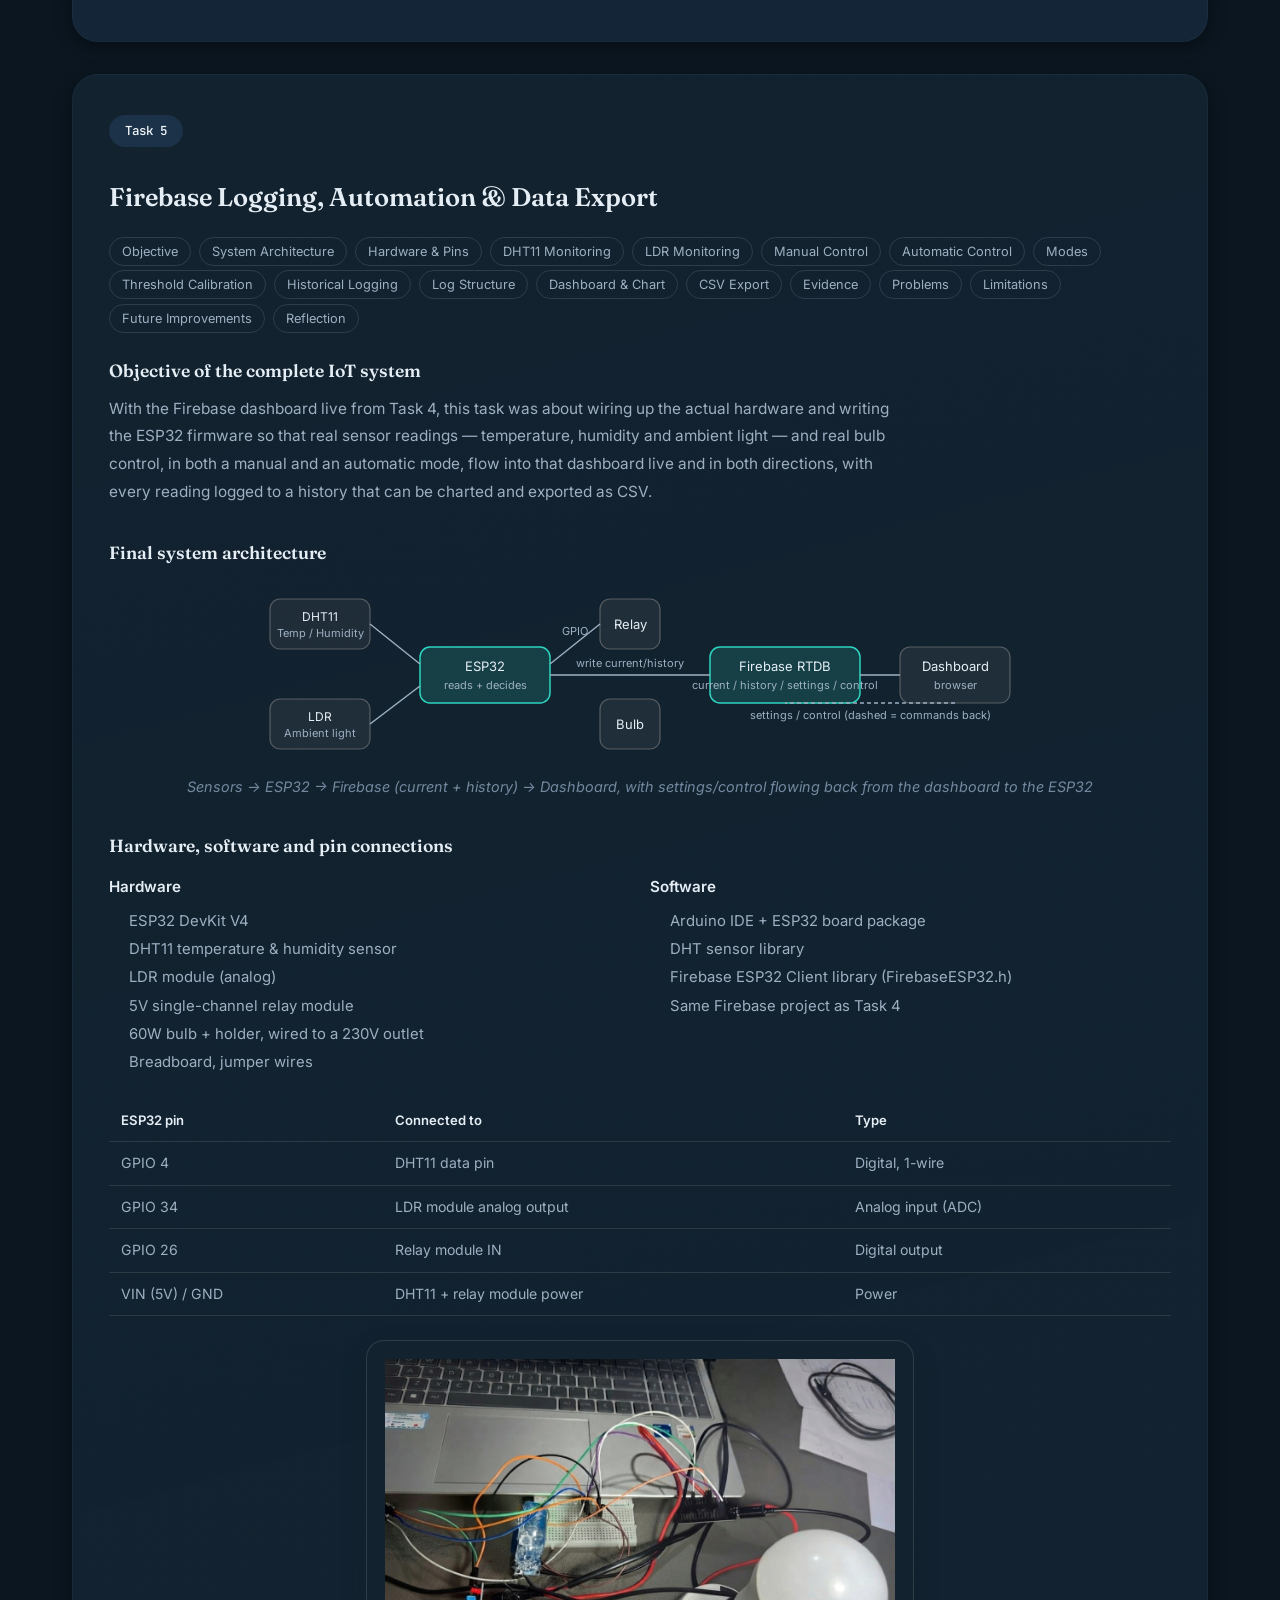
<file: firebase-project.html>
<!DOCTYPE html>
<html lang="en">
<head>
<meta charset="UTF-8">
<meta name="viewport" content="width=device-width, initial-scale=1.0">
<title>Firebase Dashboard Project — Akshaya M</title>
<script>try{document.documentElement.setAttribute('data-theme',localStorage.getItem('theme')||'dark')}catch(e){document.documentElement.setAttribute('data-theme','dark')}</script>
<link rel="preconnect" href="https://fonts.googleapis.com">
<link rel="preconnect" href="https://fonts.gstatic.com" crossorigin>
<link href="https://fonts.googleapis.com/css2?family=Fraunces:opsz,wght@9..144,300;9..144,500;9..144,600;9..144,700;9..144,800&family=Inter:wght@300;400;500;600;700&family=JetBrains+Mono:wght@400;500&display=swap" rel="stylesheet">
<link rel="stylesheet" href="style.css">
<style>
/* Page-specific helpers. Uses the theme variables already defined in style.css */
.iot-body{color:var(--ink-soft);font-size:.96rem;line-height:1.8;margin:0 0 16px;max-width:78ch}
.iot-h4{font-family:var(--font-display);font-weight:600;font-size:1.1rem;color:var(--ink);margin:34px 0 10px}
.iot-h5{font-weight:600;font-size:.95rem;color:var(--ink);margin:20px 0 8px}
.iot-toc{display:flex;flex-wrap:wrap;gap:8px;margin:0 0 26px;padding:0;list-style:none}
.iot-toc a{font-size:.8rem;padding:6px 12px;border-radius:999px;border:1px solid var(--line,rgba(128,128,128,.35));color:var(--ink-soft);text-decoration:none}
.iot-toc a:hover{color:var(--ink)}
.iot-two{display:grid;grid-template-columns:repeat(auto-fit,minmax(260px,1fr));gap:20px;margin:14px 0 24px}
.iot-note{border-left:3px solid var(--accent-text,#5eead4);padding:12px 16px;margin:16px 0;background:rgba(128,128,128,.08);border-radius:0 8px 8px 0;font-size:.92rem;line-height:1.7;color:var(--ink-soft)}
.iot-note b{color:var(--ink)}
.iot-scroll{overflow-x:auto;margin:12px 0 24px;-webkit-overflow-scrolling:touch}
.iot-table{width:100%;border-collapse:collapse;font-size:.88rem;line-height:1.6;min-width:520px}
.iot-table th,.iot-table td{text-align:left;padding:10px 12px;border-bottom:1px solid rgba(128,128,128,.25);vertical-align:top;color:var(--ink-soft)}
.iot-table th{color:var(--ink);font-weight:600;font-size:.82rem}
.iot-table code,.iot-body code,.iot-note code{font-family:'JetBrains Mono',monospace;font-size:.85em}
pre.iot-code{background:rgba(0,0,0,.35);color:#e6edf3;border-radius:10px;padding:18px 20px;overflow-x:auto;font-family:'JetBrains Mono',monospace;font-size:.78rem;line-height:1.65;margin:10px 0 22px;tab-size:2}
.iot-code-filename{font-family:'JetBrains Mono',monospace;font-size:.78rem;color:var(--ink-soft);margin:18px 0 -6px;letter-spacing:.02em}
.iot-diagram{width:100%;max-width:760px;height:auto;display:block;margin:12px auto 6px}
.iot-diagram text{font-family:Inter,sans-serif;font-size:13px;fill:var(--ink)}
.iot-diagram .sm{font-size:11px;fill:var(--ink-soft)}
.iot-diagram rect.b{fill:rgba(128,128,128,.12);stroke:rgba(128,128,128,.6);stroke-width:1.2}
.iot-diagram rect.hl{fill:rgba(45,212,191,.16);stroke:#2dd4bf;stroke-width:1.5}
.iot-diagram path,.iot-diagram line{stroke:var(--ink-soft);stroke-width:1.5;fill:none}
.iot-diagram .wr{stroke-width:2.2}
.iot-demo{max-width:760px;margin:0 auto}
.iot-cap{text-align:center;margin:6px 0 20px}
.repo-list{margin:8px 0 0;padding-left:20px;color:var(--ink-soft);line-height:1.9;font-size:.93rem}
.repo-list a{color:var(--accent-text)}
.repo-box{margin:28px 0 4px;padding:28px 30px;border-radius:14px;background:rgba(128,128,128,.07);border:1px solid rgba(128,128,128,.22)}
.repo-box-label{display:inline-block;font-size:.72rem;font-weight:700;letter-spacing:.09em;text-transform:uppercase;color:var(--accent-text,#2dd4bf);margin-bottom:12px}
.repo-box-desc{color:var(--ink-soft);font-size:.93rem;line-height:1.7;margin:0 0 20px;max-width:60ch}
.repo-box-btn{display:inline-flex;align-items:center;gap:8px;padding:12px 22px;border-radius:10px;background:rgba(128,128,128,.14);border:1px solid rgba(128,128,128,.3);color:var(--ink);font-size:.88rem;font-weight:600;text-decoration:none;transition:background .2s ease}
.repo-box-btn:hover{background:rgba(128,128,128,.24)}
@media(max-width:600px){.card-cool,.card-warm{padding:28px 18px!important}}
</style>
</head>
<body>

<div id="loader"><div class="loader-mark">Akshaya M</div></div>
<div id="scroll-progress"></div>

<nav id="navbar">
  <div class="container nav-inner">
    <a href="index.html" class="logo"><span class="logo-dot"></span>Akshaya M</a>
    <ul class="nav-links" id="navLinks">
      <li><a href="index.html">Home</a></li>
      <li><a href="index.html#about">About Me</a></li>
      <li><a href="index.html#skills">Skills</a></li>
      <li><a href="index.html#experience">Experience</a></li>
      <li><a href="projects.html">Projects</a></li>
      <li><a href="protosem.html" class="active">ProtoSem Journey</a></li>
      <li><a href="contact.html">Contact</a></li>
    </ul>
    <button class="nav-toggle" id="navToggle" aria-label="Toggle menu"><span></span><span></span><span></span></button>
  </div>
</nav>

<section id="protosem" class="page-hero-space">
  <div class="sec-blob teal" style="width:540px;height:540px;top:-160px;left:-170px;animation-delay:-9s;"></div>
  <div class="sec-blob mist" style="width:460px;height:460px;bottom:-140px;right:-130px;animation-delay:-3s;"></div>
  <div class="container">

    <a href="protosem.html?week=7" class="week-link-card" style="max-width:260px;margin:0 0 40px;background:var(--paper);color:var(--accent-text);box-shadow:var(--shadow-sm);">
      <span>← Back to Week 7</span>
    </a>

    <div class="protosem-hero reveal">
      <span class="eyebrow">Week 7 · Firebase Integration</span>
      <h2 class="section-title">Firebase-Connected Smart IoT Dashboard</h2>
      <p class="section-sub" style="margin-left:auto;margin-right:auto;">Building on the IoT tasks above, I built a hosted, login-protected Firebase dashboard for the same ESP32 setup — one task to stand up the Firebase project itself (hosting, authentication, database and cloud-computing concepts), and one to get the ESP32's real sensor data, bulb control, historical logging and CSV export actually flowing into it live.</p>
    </div>

    <div class="protosem-stats reveal" style="margin-bottom:40px;">
      <a href="#task4" class="protosem-stat" style="cursor:pointer;">Task 4 · Firebase Dashboard Setup</a>
      <a href="#task5" class="protosem-stat" style="cursor:pointer;">Task 5 · ESP32 Integration &amp; Logging</a>
    </div>

    <!-- =====================================================
         TASK 4 — FIREBASE IOT MONITORING DASHBOARD
         ===================================================== -->
    <div class="card-cool" id="task4" style="padding:40px 36px;margin-bottom:32px;scroll-margin-top:100px;">
      <span class="modal-week">Task 4</span>
      <h3 class="modal-title" style="margin-top:12px;">Firebase IoT Monitoring Dashboard</h3>

      <ul class="iot-toc">
        <li><a href="#t4-obj">Objective</a></li><li><a href="#t4-cloud">Cloud Computing</a></li><li><a href="#t4-models">IaaS / PaaS / SaaS / BaaS</a></li>
        <li><a href="#t4-platform">Cloud Platform &amp; Database</a></li><li><a href="#t4-rtdb">Realtime Database</a></li><li><a href="#t4-dashboard">Cloud Dashboard</a></li>
        <li><a href="#t4-auth">Authentication</a></li><li><a href="#t4-authz">Auth vs Authorization</a></li><li><a href="#t4-arch">Architecture</a></li>
        <li><a href="#t4-setup">Project Setup</a></li><li><a href="#t4-authsetup">Auth Configuration</a></li><li><a href="#t4-dbstruct">Database Structure</a></li>
        <li><a href="#t4-code">Source Code</a></li><li><a href="#t4-evidence">Evidence</a></li><li><a href="#t4-video">Video</a></li>
        <li><a href="#t4-problems">Problems</a></li><li><a href="#t4-reflect">Reflection</a></li>
      </ul>

      <h4 class="iot-h4" id="t4-obj" style="margin-top:0">Objective of the Firebase IoT monitoring system</h4>
      <p class="iot-body">The goal of this task was to stand up a complete Firebase-backed web app — hosting, a login screen, and a database to hold live sensor data — before wiring up any hardware at all. The problem being solved is giving an IoT device a <strong>cloud-hosted, login-protected home</strong>: a dashboard reachable from any browser, anywhere, that can display live readings and accept control commands, backed by a database that keeps a history of everything, not just the latest value. I wanted the dashboard itself fully working and deployed first, so Task 5 could focus purely on getting real data flowing into it.</p>

      <h4 class="iot-h4" id="t4-cloud">Basic concept of Cloud Computing</h4>
      <p class="iot-body"><strong>Cloud computing</strong> means using computing resources — servers, storage, databases, networking — that are owned and run by someone else (here, Google, through Firebase) and rented over the internet, instead of buying and maintaining physical servers. For this project it means the dashboard's files, the login system, and the database all run on Google's infrastructure. I only write code and configuration; Google handles the servers, uptime, scaling and security patching underneath.</p>

      <h4 class="iot-h4" id="t4-models">IaaS, PaaS, SaaS, and BaaS explained</h4>
      <div class="iot-scroll"><table class="iot-table">
        <thead><tr><th>Model</th><th>What it gives you</th><th>Example</th></tr></thead>
        <tbody>
          <tr><td><strong>IaaS</strong> (Infrastructure as a Service)</td><td>Raw virtual machines, storage and networking — you manage the OS and everything above it</td><td>Google Compute Engine, AWS EC2</td></tr>
          <tr><td><strong>PaaS</strong> (Platform as a Service)</td><td>A ready-made platform to deploy your own application code onto, without managing servers</td><td>Google App Engine, Heroku</td></tr>
          <tr><td><strong>SaaS</strong> (Software as a Service)</td><td>A complete, ready-to-use application you just log into</td><td>Gmail, Google Docs</td></tr>
          <tr><td><strong>BaaS</strong> (Backend as a Service)</td><td>Ready-made backend building blocks — auth, database, hosting, storage — that your own frontend code calls directly</td><td><strong>Firebase</strong> (used in this project)</td></tr>
        </tbody>
      </table></div>
      <div class="iot-note"><b>Where this project fits.</b> Firebase is a <b>BaaS</b>. I never provisioned a server or wrote backend API code — Authentication, the Realtime Database and Hosting are backend services I call directly from the dashboard's JavaScript and from the ESP32's firmware.</div>

      <h4 class="iot-h4" id="t4-platform">What a Cloud Platform is, and what a Database is</h4>
      <p class="iot-body">A <strong>cloud platform</strong> is a provider's full set of hosted services — compute, storage, databases, authentication, networking — offered together under one account and one console, so an application can be built almost entirely from managed pieces instead of custom infrastructure. Firebase is Google's cloud platform for app backends.</p>
      <p class="iot-body">A <strong>database</strong> is organized, persistent storage for data that can be queried, updated and retrieved reliably over time, instead of being held only in a program's memory (which disappears the moment the device restarts). Databases are broadly either <strong>relational / SQL</strong> (data in fixed tables with rows and columns, related by keys) or <strong>non-relational / NoSQL</strong> (more flexible structures such as documents or trees). Firebase's Realtime Database is a NoSQL, JSON-tree-structured database.</p>

      <h4 class="iot-h4" id="t4-rtdb">Firebase Realtime Database explained</h4>
      <p class="iot-body">The <strong>Firebase Realtime Database</strong> stores data as one large JSON tree, rather than tables. Any client — the dashboard's JavaScript or the ESP32's firmware — can read or write to a specific path in that tree (for example <code>/current/temperature</code>), and every other client that has an active listener on that path (or a parent of it) is pushed the updated value within about a second, over a persistent WebSocket connection. That live push is what makes the dashboard update without the browser ever refreshing the page.</p>
      <div class="iot-note"><b>Why not a normal SQL database here?</b> A relational database is a better fit for complex relationships and heavy querying. This project needed something simpler: a shared JSON tree that any client can read and write with near-instant sync to every other connected client, with no server-side API code to write — exactly what the Realtime Database is built for.</div>

      <h4 class="iot-h4" id="t4-dashboard">What a Cloud-Based Dashboard is</h4>
      <p class="iot-body">A <strong>cloud-based dashboard</strong> is a web interface, hosted remotely rather than run from a single device, that reads live and historical data from a cloud backend and presents it visually — cards, tables, charts — while also sending commands back to that same backend. Because it's reached over the internet rather than the local network (unlike Task 1's web server), it can be opened from any browser, on any device, anywhere, as long as the person logs in.</p>

      <h4 class="iot-h4" id="t4-auth">Authentication and the purpose of a login system</h4>
      <p class="iot-body"><strong>Authentication</strong> is the process of proving who is making a request — in this project, proving that whoever opened the dashboard URL is actually an account I added, by checking an email and password against Firebase Authentication. The purpose of a login system here is straightforward: the dashboard shows live sensor readings and can switch a real 230V bulb, so it should not be reachable or controllable by anyone who simply discovers the Hosting URL.</p>

      <h4 class="iot-h4" id="t4-authz">Difference between Authentication and Authorization</h4>
      <div class="iot-scroll"><table class="iot-table">
        <thead><tr><th></th><th>Authentication</th><th>Authorization</th></tr></thead>
        <tbody>
          <tr><td><strong>Question answered</strong></td><td>"Who are you?"</td><td>"What are you allowed to do?"</td></tr>
          <tr><td><strong>When it happens</strong></td><td>At login — email + password are checked</td><td>After login — every read/write request is checked against rules</td></tr>
          <tr><td><strong>In this project</strong></td><td>Firebase Authentication verifying the email/password on the login page</td><td>Realtime Database security rules deciding whether a signed-in user can read/write <code>/current</code>, <code>/history</code>, <code>/settings</code> and <code>/control</code></td></tr>
        </tbody>
      </table></div>
      <div class="iot-note"><b>How they work together.</b> Authentication confirms an identity once, at sign-in. Authorization is enforced on every single database operation after that — a signed-in user is still only ever allowed to do what the security rules (<code>"auth != null"</code> in this project's rules) permit.</div>

      <h4 class="iot-h4" id="t4-arch">System architecture and data-flow</h4>
      <svg class="iot-diagram" viewBox="0 0 760 210" role="img" aria-label="Browser and ESP32 both connect to Firebase Authentication, Realtime Database and Hosting">
        <rect class="b" x="20" y="20" width="160" height="56" rx="10"/><text x="100" y="44" text-anchor="middle">Browser</text><text class="sm" x="100" y="62" text-anchor="middle">Dashboard (Hosting)</text>
        <rect class="b" x="20" y="130" width="160" height="56" rx="10"/><text x="100" y="154" text-anchor="middle">ESP32</text><text class="sm" x="100" y="172" text-anchor="middle">Sensors + relay</text>
        <rect class="hl" x="300" y="20" width="170" height="56" rx="10"/><text x="385" y="44" text-anchor="middle">Firebase</text><text class="sm" x="385" y="62" text-anchor="middle">Authentication</text>
        <rect class="hl" x="300" y="130" width="170" height="56" rx="10"/><text x="385" y="154" text-anchor="middle">Firebase</text><text class="sm" x="385" y="172" text-anchor="middle">Realtime Database</text>
        <rect class="b" x="560" y="20" width="180" height="56" rx="10"/><text x="650" y="44" text-anchor="middle">Firebase Hosting</text><text class="sm" x="650" y="62" text-anchor="middle">serves login + dashboard</text>
        <line x1="180" y1="48" x2="300" y2="48"/><text class="sm" x="240" y="40" text-anchor="middle">sign in</text>
        <line x1="180" y1="158" x2="300" y2="158"/><text class="sm" x="240" y="150" text-anchor="middle">device sign in</text>
        <line x1="100" y1="76" x2="385" y2="130"/><text class="sm" x="220" y="108" text-anchor="middle">read / write (auth required)</text>
        <line x1="100" y1="186" x2="385" y2="186"/><line x1="385" y1="186" x2="385" y2="186"/>
        <line x1="180" y1="158" x2="385" y2="158"/>
        <line x1="470" y1="48" x2="560" y2="48"/><text class="sm" x="515" y="40" text-anchor="middle">serves</text>
      </svg>
      <p class="week-photo-caption iot-cap">Both clients — the browser dashboard and the ESP32 — talk to the same Firebase project: Authentication to prove identity, the Realtime Database to read/write data, and Hosting to serve the dashboard's files.</p>

      <h4 class="iot-h4" id="t4-setup">Firebase project setup documented</h4>
      <h5 class="iot-h5" style="margin-top:0">Step 1 — Creating the Firebase project</h5>
      <p class="iot-body">I started in the Firebase console and created a brand new project, naming it <strong>Smart IoT Monitoring</strong>. This project became the home for everything else in this task — Hosting, Authentication, and the Realtime Database all live under it.</p>
      <figure class="week-photo-figure" style="margin:0 0 24px;">
        <img src="assets/task4-photo1.png" alt="Firebase console home page showing the newly created Smart IoT Monitoring project">
        <figcaption class="week-photo-caption">The Smart IoT Monitoring project created in the Firebase console</figcaption>
      </figure>

      <h5 class="iot-h5">Step 2 — Registering a web app and getting the Firebase config</h5>
      <p class="iot-body">Next, I registered a web app inside the project, which gave me a Firebase configuration snippet — <code>apiKey</code>, <code>authDomain</code>, <code>projectId</code>, <code>storageBucket</code>, <code>messagingSenderId</code> and <code>appId</code>. This is the key that lets both the web dashboard and, later, the ESP32 firmware talk to this specific Firebase project.</p>
      <figure class="week-photo-figure" style="margin:0 0 24px;">
        <img src="assets/task4-photo2.png" alt="Firebase web app configuration snippet with apiKey, authDomain, projectId and other config values">
        <figcaption class="week-photo-caption">The Firebase config snippet generated after registering the web app</figcaption>
      </figure>

      <h5 class="iot-h5">Step 3 — Setting up the local Firebase CLI</h5>
      <p class="iot-body">On my machine, I checked my Node.js and npm versions, then installed the Firebase CLI globally with <code>npm install -g firebase-tools</code>. Once installed, I confirmed the version with <code>firebase --version</code> and logged into my Firebase account with <code>firebase login</code>.</p>
      <figure class="week-photo-figure" style="margin:0 0 24px;">
        <img src="assets/task4-photo3.png" alt="Command prompt showing node -v, npm -v, npm install -g firebase-tools, firebase --version and firebase login">
        <figcaption class="week-photo-caption">Installing the Firebase CLI and logging in from the terminal</figcaption>
      </figure>

      <h5 class="iot-h5">Step 4 — Setting up the project folder and initializing Hosting</h5>
      <p class="iot-body">I confirmed the project existed from the CLI's point of view with <code>firebase projects:list</code>, then created a dedicated folder for the hosting files — <code>Smart-IoT-Monitoring</code> inside my Desktop — and ran <code>firebase init hosting</code> from inside it. I linked it to the existing <strong>Smart IoT Monitoring</strong> project, set <code>public</code> as the hosting directory, and declined the single-page-app rewrite and GitHub Actions options since I didn't need them.</p>
      <div class="week-photo-grid" style="margin-bottom:24px;">
        <figure class="week-photo-grid-item">
          <img src="assets/task4-photo4.png" alt="Terminal running firebase projects:list and navigating folders to find the project directory">
          <figcaption class="week-photo-caption">Listing my Firebase projects and navigating to the working folder</figcaption>
        </figure>
        <figure class="week-photo-grid-item">
          <img src="assets/task4-photo5.png" alt="Terminal running mkdir Smart-IoT-Monitoring and firebase init hosting, linking to the existing project">
          <figcaption class="week-photo-caption">Creating the project folder and running firebase init hosting</figcaption>
        </figure>
      </div>

      <h5 class="iot-h5">Step 5 — Deploying to Firebase Hosting</h5>
      <p class="iot-body">After testing the hosting files locally, I deployed everything with <code>firebase deploy</code>. The CLI uploaded the files, finalized a new hosting version, and released it — giving me a live Hosting URL for the dashboard.</p>
      <figure class="week-photo-figure" style="margin:0 0 24px;">
        <img src="assets/task4-photo6.png" alt="Terminal log ending with Deploy complete and the live Firebase Hosting URL">
        <figcaption class="week-photo-caption">firebase deploy completing successfully, with the live Hosting URL printed at the end</figcaption>
      </figure>

      <h4 class="iot-h4" id="t4-authsetup">Firebase Authentication configuration documented</h4>
      <p class="iot-body">For the login screen, I enabled the <strong>Email/Password</strong> sign-in provider under Authentication → Sign-in method, then added the specific user accounts allowed to access the dashboard under Authentication → Users. No public sign-up form exists anywhere in the app — accounts are only ever added from the Firebase console, which is deliberate: the dashboard controls a real appliance, so I wanted account creation to stay fully under my control rather than self-service.</p>
      <figure class="week-photo-figure" style="margin:0 0 24px;">
        <img src="assets/task4-photo7.png" alt="Firebase Authentication Users page showing the registered accounts">
        <figcaption class="week-photo-caption">Firebase Authentication — the user accounts allowed to log in to the dashboard</figcaption>
      </figure>

      <h4 class="iot-h4" id="t4-dbstruct">Realtime Database structure documented</h4>
      <p class="iot-body">The database is organized into four top-level nodes, each with a clear, single job:</p>
      <div class="iot-scroll"><table class="iot-table">
        <thead><tr><th>Node</th><th>Holds</th><th>Written by</th><th>Read by</th></tr></thead>
        <tbody>
          <tr><td><code>/current</code></td><td>The latest snapshot — temperature, humidity, ldr, bulbStatus, mode, lastUpdated</td><td>ESP32 (every ~2s)</td><td>Dashboard (live cards)</td></tr>
          <tr><td><code>/history</code></td><td>One pushed entry per reading cycle — the same fields, plus a server timestamp — used for the table, chart and CSV export</td><td>ESP32</td><td>Dashboard (history table, chart, CSV)</td></tr>
          <tr><td><code>/settings</code></td><td><code>mode</code> ("manual"/"auto") and <code>ldrThreshold</code></td><td>Dashboard</td><td>ESP32</td></tr>
          <tr><td><code>/control</code></td><td><code>bulbCommand</code> — the manual on/off command</td><td>Dashboard</td><td>ESP32 (streamed)</td></tr>
        </tbody>
      </table></div>
      <figure class="week-photo-figure" style="margin:0 0 24px;">
        <img src="assets/task4-photo8.png" alt="Firebase Realtime Database showing the current, history, sensors and settings nodes">
        <figcaption class="week-photo-caption">Realtime Database structure in the Firebase console — current, history, settings and control</figcaption>
      </figure>

      <h4 class="iot-h4" id="t4-code">Complete dashboard source code</h4>
      <p class="iot-body">The dashboard is a static site (served by Firebase Hosting) made of a login page, a dashboard page, and shared JavaScript that talks to Firebase Authentication and the Realtime Database. The same files serve both Task 4 (login + live cards) and Task 5 (manual/automatic control, history table, chart and CSV export).</p>

      <div class="iot-code-filename">public/firebase-config.js</div>
<pre class="iot-code"><code>// Shared Firebase initialization, loaded by both login.html and dashboard.html
const firebaseConfig = {
  apiKey:            "YOUR_FIREBASE_API_KEY",
  authDomain:        "smart-iot-monitoring.firebaseapp.com",
  databaseURL:       "https://smart-iot-monitoring-default-rtdb.firebaseio.com",
  projectId:         "smart-iot-monitoring",
  storageBucket:      "smart-iot-monitoring.appspot.com",
  messagingSenderId: "YOUR_SENDER_ID",
  appId:             "YOUR_APP_ID"
};

firebase.initializeApp(firebaseConfig);
const auth = firebase.auth();
const db   = firebase.database();</code></pre>

      <div class="iot-code-filename">public/login.html (form) + login.js</div>
<pre class="iot-code"><code>&lt;!-- login.html --&gt;
&lt;form id="loginForm"&gt;
  &lt;input id="email"    type="email"    placeholder="Email"    required&gt;
  &lt;input id="password" type="password" placeholder="Password" required&gt;
  &lt;button type="submit"&gt;Sign In&lt;/button&gt;
  &lt;p id="loginError" class="error"&gt;&lt;/p&gt;
&lt;/form&gt;</code></pre>
<pre class="iot-code"><code>// login.js
document.getElementById('loginForm').addEventListener('submit', function (e) {
  e.preventDefault();
  const email    = document.getElementById('email').value.trim();
  const password = document.getElementById('password').value;
  const errorBox = document.getElementById('loginError');
  errorBox.textContent = '';

  auth.signInWithEmailAndPassword(email, password)
    .then(() => { window.location.href = 'dashboard.html'; })
    .catch((err) => { errorBox.textContent = 'Login failed: ' + err.message; });
});

// Already signed in? skip straight to the dashboard instead of showing the form again
auth.onAuthStateChanged((user) => {
  if (user) window.location.href = 'dashboard.html';
});</code></pre>

      <div class="iot-code-filename">public/dashboard.js — live readings, manual/auto control, history, chart, CSV</div>
<pre class="iot-code"><code>// Auth guard — bounce back to the login page if nobody is signed in
auth.onAuthStateChanged((user) => {
  if (!user) { window.location.href = 'login.html'; return; }
  document.getElementById('userEmail').textContent = user.email;
});
document.getElementById('logoutBtn').addEventListener('click', () => auth.signOut());

// ---- Live "current" readings (Task 4 cards) ----
db.ref('current').on('value', (snap) => {
  const d = snap.val() || {};
  document.getElementById('tempValue').textContent     = (d.temperature ?? '--') + ' °C';
  document.getElementById('humidityValue').textContent = (d.humidity ?? '--') + ' %';
  document.getElementById('ldrValue').textContent       = d.ldr ?? '--';
  document.getElementById('bulbStatus').textContent     = d.bulbStatus ? 'ON' : 'OFF';
  document.getElementById('modeValue').textContent      = (d.mode || 'manual').toUpperCase();
  document.getElementById('lastUpdated').textContent    =
    d.lastUpdated ? new Date(d.lastUpdated).toLocaleTimeString() : '--';
});

// ---- Manual bulb control (Task 5) ----
document.getElementById('bulbOnBtn').addEventListener('click', () => {
  db.ref('settings/mode').set('manual');
  db.ref('control/bulbCommand').set(true);
});
document.getElementById('bulbOffBtn').addEventListener('click', () => {
  db.ref('settings/mode').set('manual');
  db.ref('control/bulbCommand').set(false);
});

// ---- Automatic mode toggle + LDR threshold (Task 5) ----
document.getElementById('modeToggle').addEventListener('change', (e) => {
  db.ref('settings/mode').set(e.target.checked ? 'auto' : 'manual');
});
document.getElementById('thresholdForm').addEventListener('submit', (e) => {
  e.preventDefault();
  db.ref('settings/ldrThreshold').set(Number(document.getElementById('thresholdInput').value));
});

// ---- Historical data: table + chart (Task 5) ----
let historyChart;
db.ref('history').limitToLast(50).on('value', (snap) => {
  const rows = [];
  snap.forEach((child) => rows.push({ id: child.key, ...child.val() }));
  renderHistoryTable(rows);
  renderHistoryChart(rows);
  window.__historyRows = rows;            // kept in memory for CSV export
});

function renderHistoryTable(rows) {
  const tbody = document.getElementById('historyBody');
  tbody.innerHTML = rows.slice().reverse().map((r) =&gt; `
    &lt;tr&gt;
      &lt;td&gt;${new Date(r.timestamp).toLocaleString()}&lt;/td&gt;
      &lt;td&gt;${r.temperature} °C&lt;/td&gt;
      &lt;td&gt;${r.humidity} %&lt;/td&gt;
      &lt;td&gt;${r.ldr}&lt;/td&gt;
      &lt;td&gt;${r.bulbStatus ? 'ON' : 'OFF'}&lt;/td&gt;
      &lt;td&gt;${(r.mode || '').toUpperCase()}&lt;/td&gt;
    &lt;/tr&gt;`).join('');
}

function renderHistoryChart(rows) {
  const labels = rows.map((r) =&gt; new Date(r.timestamp).toLocaleTimeString());
  const data = {
    labels,
    datasets: [
      { label: 'Temperature (°C)', data: rows.map((r) =&gt; r.temperature), borderColor: '#f97316', tension: .3 },
      { label: 'Humidity (%)',     data: rows.map((r) =&gt; r.humidity),    borderColor: '#38bdf8', tension: .3 },
      { label: 'Light (LDR)',      data: rows.map((r) =&gt; r.ldr),         borderColor: '#facc15', tension: .3 }
    ]
  };
  const ctx = document.getElementById('historyChart').getContext('2d');
  if (historyChart) { historyChart.data = data; historyChart.update(); return; }
  historyChart = new Chart(ctx, { type: 'line', data, options: { responsive: true } });
}

// ---- CSV export (Task 5) ----
document.getElementById('downloadCsvBtn').addEventListener('click', () => {
  const rows   = window.__historyRows || [];
  const header = ['Timestamp', 'Temperature (C)', 'Humidity (%)', 'LDR', 'Bulb Status', 'Mode'];
  const body   = rows.map((r) =&gt; [
    new Date(r.timestamp).toISOString(), r.temperature, r.humidity, r.ldr,
    r.bulbStatus ? 'ON' : 'OFF', r.mode
  ].join(','));

  const csv  = [header.join(','), ...body].join('\n');
  const blob = new Blob([csv], { type: 'text/csv' });
  const url  = URL.createObjectURL(blob);
  const a    = document.createElement('a');
  a.href = url;
  a.download = `iot-history-${Date.now()}.csv`;
  a.click();
  URL.revokeObjectURL(url);
});</code></pre>

      <div class="iot-code-filename">database.rules.json — authorization rules</div>
<pre class="iot-code"><code>{
  "rules": {
    ".read": "auth != null",
    ".write": "auth != null"
  }
}</code></pre>
      <p class="iot-body">These rules are the <strong>authorization</strong> half of the system: Authentication proves who signed in, and these rules then decide that any signed-in user — and only a signed-in user, which includes the ESP32 once it signs in with its own account — may read or write anywhere in the database.</p>

      <h4 class="iot-h4" id="t4-evidence">Evidence — login page, database and working dashboard</h4>
      <h5 class="iot-h5" style="margin-top:0">Step 6 — The deployed login page</h5>
      <p class="iot-body">With everything deployed, visiting the live Hosting URL now showed a proper login screen for <strong>Smart IoT Monitoring</strong>, requiring an email and password before anyone could see the dashboard behind it.</p>
      <figure class="week-photo-figure" style="margin:0 0 24px;">
        <img src="assets/task4-photo9.png" alt="The deployed Smart IoT Monitoring login page with email and password fields">
        <figcaption class="week-photo-caption">The live, deployed login page for the dashboard</figcaption>
      </figure>

      <h5 class="iot-h5">Step 7 — The dashboard shell, ready for real data</h5>
      <p class="iot-body">After logging in, the dashboard itself was ready — Temperature, Humidity, Ambient Light and Bulb Status cards, an Appliance Control panel for manual/automatic bulb control, and a System Status panel. At this point it was still waiting on real hardware: the values all showed as placeholders, since no ESP32 was sending data yet. That's exactly where Task 5 picks up.</p>
      <figure class="week-photo-figure" style="margin:0 0 24px;">
        <img src="assets/task4-photo10.png" alt="The IoT Dashboard UI with placeholder values, before any real sensor data was connected">
        <figcaption class="week-photo-caption">The finished dashboard shell — structurally complete, but not yet receiving real sensor data</figcaption>
      </figure>

      <h4 class="iot-h4" id="t4-video">Video demonstrating the webpage workflow</h4>
      <p class="iot-body">The full login → dashboard → live-data workflow is demonstrated together with the hardware in Task 5's videos below, since the dashboard only becomes meaningful once real readings are flowing into it. A dedicated walkthrough of just the login and navigation flow will go here once recorded.</p>
      <!-- Space reserved for a video demonstrating just the login → dashboard navigation flow, once recorded:
      <div class="week-video-wrap iot-demo">
        <video controls preload="metadata" playsinline class="week-local-video" title="Dashboard webpage workflow — login to live dashboard">
          <source src="assets/task4-video1.mp4" type="video/mp4">
          Your browser does not support the video element.
        </video>
      </div>
      <p class="week-photo-caption iot-cap">Logging in and navigating the live dashboard</p>
      -->

      <h4 class="iot-h4" id="t4-problems">Problems encountered and their solutions</h4>
      <div class="iot-scroll"><table class="iot-table">
        <thead><tr><th>Problem</th><th>Cause</th><th>Solution</th></tr></thead>
        <tbody>
          <tr><td><code>firebase deploy</code> uploaded the wrong folder</td><td>Hosting's public directory didn't match where the HTML/JS files actually lived</td><td>Re-ran <code>firebase init hosting</code> and set <code>public</code> as the hosting directory to match the project structure</td></tr>
          <tr><td>Dashboard loaded but all reads/writes failed with <code>PERMISSION_DENIED</code></td><td>Default database rules only allow access to signed-in users, and the page was being tested while signed out</td><td>Confirmed <code>auth.onAuthStateChanged</code> redirects to the login page first, and tested only after signing in</td></tr>
          <tr><td>Login page kept reloading back to itself after a correct sign-in</td><td>The redirect to <code>dashboard.html</code> ran before Firebase had finished confirming the session</td><td>Moved the redirect into the <code>.then()</code> of <code>signInWithEmailAndPassword</code> instead of calling it immediately after</td></tr>
          <tr><td>CLI login failed in a restricted network</td><td><code>firebase login</code> opens a browser-based OAuth flow that needs outbound access</td><td>Used <code>firebase login --no-localhost</code> and completed the flow by pasting back the redirect code</td></tr>
        </tbody>
      </table></div>

      <h4 class="iot-h4" id="t4-reflect">Brief reflection on the assignment</h4>
      <div class="reflection-block">
        <div class="reflection-label">What I learned</div>
        <p style="color:var(--ink-soft);font-size:0.95rem;line-height:1.75;">Building the backend before touching any hardware made the whole project easier to reason about — by the time Task 5 started, Hosting, Authentication and the database schema were already settled, so I only had to debug the ESP32 side. The Firebase CLI workflow (<code>login → init hosting → deploy</code>) is a genuinely fast way to go from a blank folder to a live, public URL, and separating authentication from authorization made it clear that a login screen alone isn't security — the database rules are what actually enforce it.</p>
      </div>
      <p class="iot-body" style="margin-top:16px;"><strong>Result:</strong> a fully deployed, login-protected Firebase web app — Hosting, Authentication, and a Realtime Database — live at its own URL and ready to display and control real sensor data as soon as a device starts sending it.</p>

      <div class="repo-box">
        <span class="repo-box-label">Repository</span>
        <p class="repo-box-desc">Access the source code and documentation for Task 4 — the login and dashboard front end, firebase-config.js, database.rules.json, and the console/CLI setup screenshots.</p>
        <a class="repo-box-btn" href="https://github.com/akshayam1207-oss/Smart-IoT-Monitoring-Dashboard.git" target="_blank" rel="noopener">View GitHub Repository ↗</a>
      </div>
    </div>

    <!-- =====================================================
         TASK 5 — FIREBASE LOGGING, AUTOMATION & DATA EXPORT
         ===================================================== -->
    <div class="card-cool" id="task5" style="padding:40px 36px;margin-bottom:32px;scroll-margin-top:100px;">
      <span class="modal-week">Task 5</span>
      <h3 class="modal-title" style="margin-top:12px;">Firebase Logging, Automation &amp; Data Export</h3>

      <ul class="iot-toc">
        <li><a href="#t5-obj">Objective</a></li><li><a href="#t5-arch">System Architecture</a></li><li><a href="#t5-hw">Hardware &amp; Pins</a></li>
        <li><a href="#t5-dht">DHT11 Monitoring</a></li><li><a href="#t5-ldr">LDR Monitoring</a></li><li><a href="#t5-manual">Manual Control</a></li>
        <li><a href="#t5-auto">Automatic Control</a></li><li><a href="#t5-modes">Modes</a></li><li><a href="#t5-threshold">Threshold Calibration</a></li>
        <li><a href="#t5-logging">Historical Logging</a></li><li><a href="#t5-logstruct">Log Structure</a></li><li><a href="#t5-chart">Dashboard &amp; Chart</a></li>
        <li><a href="#t5-csv">CSV Export</a></li><li><a href="#t5-evidence">Evidence</a></li><li><a href="#t5-problems">Problems</a></li>
        <li><a href="#t5-limits">Limitations</a></li><li><a href="#t5-future">Future Improvements</a></li><li><a href="#t5-reflect">Reflection</a></li>
      </ul>

      <h4 class="iot-h4" id="t5-obj" style="margin-top:0">Objective of the complete IoT system</h4>
      <p class="iot-body">With the Firebase dashboard live from Task 4, this task was about wiring up the actual hardware and writing the ESP32 firmware so that real sensor readings — temperature, humidity and ambient light — and real bulb control, in both a manual and an automatic mode, flow into that dashboard live and in both directions, with every reading logged to a history that can be charted and exported as CSV.</p>

      <h4 class="iot-h4" id="t5-arch">Final system architecture</h4>
      <svg class="iot-diagram" viewBox="0 0 760 190" role="img" aria-label="DHT11 and LDR feed the ESP32, which writes current and history to Firebase and drives the relay; the dashboard reads current and history and writes settings and control">
        <rect class="b" x="10" y="20" width="100" height="50" rx="10"/><text x="60" y="42" text-anchor="middle" style="font-size:12px">DHT11</text><text class="sm" x="60" y="58" text-anchor="middle">Temp / Humidity</text>
        <rect class="b" x="10" y="120" width="100" height="50" rx="10"/><text x="60" y="142" text-anchor="middle" style="font-size:12px">LDR</text><text class="sm" x="60" y="158" text-anchor="middle">Ambient light</text>
        <rect class="hl" x="160" y="68" width="130" height="56" rx="10"/><text x="225" y="92" text-anchor="middle">ESP32</text><text class="sm" x="225" y="110" text-anchor="middle">reads + decides</text>
        <rect class="b" x="340" y="20" width="60" height="50" rx="10"/><text x="370" y="50" text-anchor="middle">Relay</text>
        <rect class="b" x="340" y="120" width="60" height="50" rx="10"/><text x="370" y="150" text-anchor="middle">Bulb</text>
        <rect class="hl" x="450" y="68" width="150" height="56" rx="10"/><text x="525" y="92" text-anchor="middle">Firebase RTDB</text><text class="sm" x="525" y="110" text-anchor="middle">current / history / settings / control</text>
        <rect class="b" x="640" y="68" width="110" height="56" rx="10"/><text x="695" y="92" text-anchor="middle">Dashboard</text><text class="sm" x="695" y="110" text-anchor="middle">browser</text>
        <line x1="110" y1="45" x2="160" y2="85"/><line x1="110" y1="145" x2="160" y2="107"/>
        <line x1="290" y1="85" x2="340" y2="45"/><text class="sm" x="315" y="56" text-anchor="middle">GPIO</text>
        <line x1="290" y1="96" x2="450" y2="96"/><text class="sm" x="370" y="88" text-anchor="middle">write current/history</text>
        <line x1="600" y1="96" x2="640" y2="96"/><text class="sm" x="620" y="88" text-anchor="middle" style="font-size:9px"></text>
        <line x1="695" y1="124" x2="525" y2="124" style="stroke-dasharray:4,3"/><text class="sm" x="610" y="140" text-anchor="middle">settings / control (dashed = commands back)</text>
      </svg>
      <p class="week-photo-caption iot-cap">Sensors → ESP32 → Firebase (current + history) → Dashboard, with settings/control flowing back from the dashboard to the ESP32</p>

      <h4 class="iot-h4" id="t5-hw">Hardware, software and pin connections</h4>
      <div class="iot-two">
        <div><h5 class="iot-h5" style="margin-top:0">Hardware</h5>
          <ul class="repo-list"><li>ESP32 DevKit V4</li><li>DHT11 temperature &amp; humidity sensor</li><li>LDR module (analog)</li><li>5V single-channel relay module</li><li>60W bulb + holder, wired to a 230V outlet</li><li>Breadboard, jumper wires</li></ul></div>
        <div><h5 class="iot-h5" style="margin-top:0">Software</h5>
          <ul class="repo-list"><li>Arduino IDE + ESP32 board package</li><li>DHT sensor library</li><li>Firebase ESP32 Client library (FirebaseESP32.h)</li><li>Same Firebase project as Task 4</li></ul></div>
      </div>
      <div class="iot-scroll"><table class="iot-table">
        <thead><tr><th>ESP32 pin</th><th>Connected to</th><th>Type</th></tr></thead>
        <tbody>
          <tr><td>GPIO 4</td><td>DHT11 data pin</td><td>Digital, 1-wire</td></tr>
          <tr><td>GPIO 34</td><td>LDR module analog output</td><td>Analog input (ADC)</td></tr>
          <tr><td>GPIO 26</td><td>Relay module IN</td><td>Digital output</td></tr>
          <tr><td>VIN (5V) / GND</td><td>DHT11 + relay module power</td><td>Power</td></tr>
        </tbody>
      </table></div>
      <figure class="week-photo-figure" style="margin:0 0 24px;">
        <img src="assets/task5-photo1.jpeg" alt="Physical wiring of the ESP32, DHT11, LDR module, relay, and bulb on a breadboard next to a laptop">
        <figcaption class="week-photo-caption">The physical setup — ESP32, DHT11, LDR module, relay, and the bulb wired together</figcaption>
      </figure>

      <h4 class="iot-h4" id="t5-dht">DHT11 temperature and humidity monitoring</h4>
      <p class="iot-body">In Arduino IDE, I wrote the ESP32 sketch and set up the credentials it needed at the top: the Wi-Fi SSID and password, the Firebase Web API key, the Realtime Database URL, and the email/password of the Firebase Authentication user the board signs in as before it's allowed to read or write any data. The DHT11 is read once per cycle alongside the LDR.</p>
      <figure class="week-photo-figure" style="margin:0 0 24px;">
        <img src="assets/task5-photo2.png" alt="Arduino IDE code showing WiFi SSID and password, Firebase API key, database URL, and user email and password">
        <figcaption class="week-photo-caption">Wi-Fi and Firebase credentials — API key, database URL, and the sign-in user — defined at the top of the sketch</figcaption>
      </figure>
<pre class="iot-code"><code>#include &lt;DHT.h&gt;
#define DHTPIN  4
#define DHTTYPE DHT11
DHT dht(DHTPIN, DHTTYPE);

dht.begin();                            // in setup()

float temperature = dht.readTemperature();   // °C
float humidity    = dht.readHumidity();      // %
if (isnan(temperature) || isnan(humidity)) {
  Serial.println("DHT11 read failed, skipping this cycle");
  return;
}</code></pre>

      <h4 class="iot-h4" id="t5-ldr">LDR-based light level monitoring</h4>
      <p class="iot-body">I mapped out the pins for the LDR, relay, and DHT11, created the Firebase data/auth/config objects, and used the Serial Monitor to confirm the board was reading real values and preparing each payload correctly — LDR reading, temperature, humidity, current mode, and bulb state — before trusting it to actually send anything.</p>
      <figure class="week-photo-figure" style="margin:0 0 24px;">
        <img src="assets/task5-photo3.png" alt="Arduino IDE showing pin definitions and Firebase objects, with the Serial Monitor logging LDR, temperature, humidity, mode and bulb state">
        <figcaption class="week-photo-caption">Pin configuration and Firebase objects, with the Serial Monitor confirming each reading before it's sent</figcaption>
      </figure>
<pre class="iot-code"><code>#define LDR_PIN 34
int ldrValue = analogRead(LDR_PIN);     // 0–4095 on the ESP32's 12-bit ADC
Serial.printf("LDR=%d\n", ldrValue);</code></pre>

      <h4 class="iot-h4" id="t5-manual">Manual bulb control</h4>
      <p class="iot-body">In <strong>Manual</strong> mode, the Bulb ON and Bulb OFF buttons on the dashboard write directly to <code>/settings/mode</code> ("manual") and <code>/control/bulbCommand</code> (true/false). The ESP32 keeps a live Firebase stream open on <code>/control</code>, so the moment the dashboard writes a new command it is pushed to the board and applied to the relay — no polling delay.</p>
<pre class="iot-code"><code>if (Firebase.readStream(fbStream)) {
  if (fbStream.streamPath() == "/control" && fbStream.dataPath() == "/bulbCommand") {
    bulbState = fbStream.boolData();     // dashboard button pressed
  }
}
...
if (mode == "manual") digitalWrite(RELAY_PIN, bulbState ? HIGH : LOW);</code></pre>

      <h4 class="iot-h4" id="t5-auto">Automatic bulb control using the LDR</h4>
      <p class="iot-body">In <strong>Automatic</strong> mode, the firmware instead compares the live reading from the LDR module against a threshold value set on the dashboard. Covering the LDR blocks light from reaching it, so its reading drops below the threshold — the ESP32 reads this as "it's dark now" and automatically switches the bulb <strong>ON</strong>. Uncovering it lets light back in, the reading rises back above the threshold, and the ESP32 automatically switches the bulb <strong>OFF</strong> again.</p>
<pre class="iot-code"><code>if (mode == "auto") {
  bulbState = (ldrValue < ldrThreshold);   // dark -> ON, bright -> OFF
}
digitalWrite(RELAY_PIN, bulbState ? HIGH : LOW);</code></pre>
      <figure class="week-photo-figure" style="margin:0 0 24px;">
        <img src="assets/task5-photo4.png" alt="The live IoT Dashboard showing Manual and Automatic mode buttons, Bulb ON/Bulb OFF controls, and the Automatic Mode LDR Threshold field set to 800">
        <figcaption class="week-photo-caption">The live dashboard — Manual bulb control alongside Automatic mode with its LDR threshold</figcaption>
      </figure>

      <h4 class="iot-h4" id="t5-modes">Manual / Automatic mode — implemented and documented</h4>
      <div class="iot-scroll"><table class="iot-table">
        <thead><tr><th></th><th>Manual mode</th><th>Automatic mode</th></tr></thead>
        <tbody>
          <tr><td><strong>Who decides the bulb state</strong></td><td>The person, via the dashboard buttons</td><td>The firmware, by comparing the LDR reading to the threshold</td></tr>
          <tr><td><strong>Firebase field</strong></td><td><code>settings/mode = "manual"</code></td><td><code>settings/mode = "auto"</code></td></tr>
          <tr><td><strong>Relay driven by</strong></td><td><code>control/bulbCommand</code></td><td><code>ldrValue &lt; settings/ldrThreshold</code></td></tr>
          <tr><td><strong>Switched from the dashboard with</strong></td><td>Bulb ON / Bulb OFF buttons</td><td>The Manual/Automatic toggle switch</td></tr>
        </tbody>
      </table></div>

      <h4 class="iot-h4" id="t5-threshold">LDR threshold / calibration method</h4>
      <p class="iot-body">To pick a usable threshold, I watched the raw LDR reading on the Serial Monitor under normal room lighting versus with the sensor fully covered, and used the midpoint between the two as the starting threshold — <strong>800</strong>, the value shown on the dashboard in the screenshot above. Because <code>settings/ldrThreshold</code> is a normal database field rather than a constant baked into the firmware, it can be recalibrated for a different room or lighting condition directly from the dashboard, without re-flashing the ESP32.</p>

      <h4 class="iot-h4" id="t5-logging">Historical data logging in Firebase</h4>
      <p class="iot-body">Every reading cycle (roughly every 2 seconds), in addition to overwriting the single <code>/current</code> snapshot, the firmware also <strong>pushes</strong> a new entry under <code>/history</code> — Firebase's <code>push()</code> generates a unique, chronologically-ordered key for each entry automatically, so nothing is ever overwritten and the full sequence of readings is preserved for the table, the chart and the CSV export.</p>
<pre class="iot-code"><code>FirebaseJson entry;
entry.set("temperature", temperature);
entry.set("humidity", humidity);
entry.set("ldr", ldrValue);
entry.set("bulbStatus", bulbState);
entry.set("mode", mode);
entry.set("timestamp/.sv", "timestamp");   // Firebase server-side timestamp
Firebase.pushJSON(fbData, "/history", entry);</code></pre>

      <h4 class="iot-h4" id="t5-logstruct">Database structure used for logs</h4>
<pre class="iot-code"><code>history/
  -NxY7qzA3f8k2Lm9p0Qr/
    temperature: 29.4
    humidity:    61
    ldr:         742
    bulbStatus:  true
    mode:        "auto"
    timestamp:   1730454600123
  -NxY7r1B8d7h4Nq2s1Rt/
    temperature: 29.3
    humidity:    60
    ldr:         910
    bulbStatus:  false
    mode:        "auto"
    timestamp:   1730454602140</code></pre>
      <p class="iot-body">Each pushed entry records exactly the fields the checklist asks for: a <strong>timestamp</strong>, <strong>temperature</strong> and <strong>humidity</strong>, the <strong>LDR/light-level</strong> value, and the <strong>bulb status and operating mode</strong> at that moment.</p>

      <h4 class="iot-h4" id="t5-chart">Historical data displayed on the dashboard, with a chart</h4>
      <p class="iot-body">The dashboard also keeps a running history: temperature, humidity, and ambient light trends charted over time (using <code>renderHistoryChart()</code> from Task 4's <code>dashboard.js</code>, listed in full above), plus a full historical data table I can scroll through — turning the ESP32 into a proper logged environmental monitor rather than just a live readout.</p>
      <figure class="week-photo-figure" style="margin:0 0 24px;">
        <img src="assets/task5-photo5.png" alt="Analytics page with temperature, humidity and ambient light history charts, plus a historical data table with a Download CSV button">
        <figcaption class="week-photo-caption">Temperature, humidity and ambient light history charts, plus the full historical data table</figcaption>
      </figure>
      <figure class="week-photo-figure" style="margin:0 0 24px;">
        <img src="assets/task5-photo7.jpeg" alt="Working at the FORGE session, checking the Historical Data table on the laptop as new sensor readings log in live">
        <figcaption class="week-photo-caption">Checking the Historical Data table live during the session, confirming new readings were logging correctly</figcaption>
      </figure>

      <h4 class="iot-h4" id="t5-csv">CSV data download</h4>
      <p class="iot-body">The <strong>Download CSV</strong> button (code listed in full under Task 4's <code>dashboard.js</code>) builds a CSV file entirely in the browser from the same <code>history</code> rows the chart and table use — no server-side export step is needed — and triggers a normal file download.</p>
      <p class="iot-body">A downloaded file looks like this:</p>
<pre class="iot-code"><code>Timestamp,Temperature (C),Humidity (%),LDR,Bulb Status,Mode
2026-10-31T18:30:00.123Z,29.4,61,742,ON,AUTO
2026-10-31T18:30:02.140Z,29.3,60,910,OFF,AUTO
2026-10-31T18:30:04.158Z,29.3,60,905,OFF,AUTO</code></pre>
      <p class="iot-body">Each row matches one pushed <code>/history</code> entry, confirming the exported file genuinely contains the recorded sensor data rather than placeholder values.</p>

      <h4 class="iot-h4" id="t5-evidence">Evidence — prototype, pipeline and demo videos</h4>
      <p class="iot-body">With the firmware uploaded and confirmed on the Serial Monitor, the next check was to see the whole pipeline working together in one place — the wired ESP32 setup right next to the live dashboard, both running at the same time. The ESP32 on the breadboard reads its sensors and writes straight into the Firebase Realtime Database, while the dashboard open on the laptop reads from that exact same database, so any change on the hardware side shows up on the browser within a second or two, with no manual refresh needed.</p>
      <figure class="week-photo-figure" style="margin:0 0 24px;">
        <img src="assets/task5-photo6.jpeg" alt="The wired ESP32, DHT11, LDR and relay setup on a breadboard next to a laptop showing the live Smart IoT dashboard">
        <figcaption class="week-photo-caption">The full pipeline running together — the wired ESP32 setup and the live web dashboard reading from the same database</figcaption>
      </figure>
      <div class="week-photo-grid" style="margin-bottom:6px;">
        <div>
          <div class="week-video-wrap">
            <video controls preload="metadata" playsinline class="week-local-video" title="Manual mode — turning the bulb ON from the dashboard">
              <source src="assets/task5-video1.mp4" type="video/mp4">
              Your browser does not support the video element.
            </video>
          </div>
          <figcaption class="week-photo-caption" style="text-align:center;">Manual mode — pressing Bulb ON and OFF on the dashboard</figcaption>
        </div>
        <div>
          <div class="week-video-wrap">
            <video controls preload="metadata" playsinline class="week-local-video" title="Automatic mode — the bulb responding to the LDR sensor being covered and uncovered">
              <source src="assets/task5-video2.mp4" type="video/mp4">
              Your browser does not support the video element.
            </video>
          </div>
          <figcaption class="week-photo-caption" style="text-align:center;">Automatic mode — covering and uncovering the LDR</figcaption>
        </div>
        <div>
          <div class="week-video-wrap">
            <video controls preload="metadata" playsinline class="week-local-video" title="Full system demo — live dashboard, history logging, and CSV export">
              <source src="assets/task5-video3.mp4" type="video/mp4">
              Your browser does not support the video element.
            </video>
          </div>
          <figcaption class="week-photo-caption" style="text-align:center;">The complete system — sensors, Firebase, and the dashboard working together</figcaption>
        </div>
      </div>

      <h4 class="iot-h4" id="t5-problems">Problems encountered and solutions implemented</h4>
      <div class="iot-scroll"><table class="iot-table">
        <thead><tr><th>Problem</th><th>Cause</th><th>Solution</th></tr></thead>
        <tbody>
          <tr><td>DHT11 occasionally returned <code>NaN</code></td><td>The DHT11 can only be read reliably about once a second and is sensitive to timing</td><td>Added an <code>isnan()</code> check that skips and retries the cycle instead of pushing an invalid reading to Firebase</td></tr>
          <tr><td>Bulb flickered rapidly in Automatic mode right at the threshold</td><td>The LDR reading hovers around the threshold in borderline light, so the relay switched on every small fluctuation</td><td>Treated this as a known limitation (see below) and noted hysteresis (a small on/off gap around the threshold) as a future improvement</td></tr>
          <tr><td>Writes to the database failed with <code>PERMISSION_DENIED</code> from the ESP32</td><td>The device wasn't signed in to Firebase Authentication before attempting to write</td><td>Confirmed <code>Firebase.begin()</code> with the device's email/password completed before the first write, and checked <code>Firebase.ready()</code></td></tr>
          <tr><td>History grew very large over long test runs</td><td><code>push()</code> never deletes old entries by itself</td><td>Limited the dashboard's live listener with <code>limitToLast(50)</code> so the table and chart stay fast regardless of how much history accumulates</td></tr>
        </tbody>
      </table></div>

      <h4 class="iot-h4" id="t5-limits">Limitations of the current prototype</h4>
      <ul class="repo-list">
        <li>A single DHT11 gives only room-level temperature and humidity, with no fine-grained calibration against a reference instrument.</li>
        <li>The LDR threshold is a simple fixed cutoff with no hysteresis, so Automatic mode can flicker when the light level sits right at the threshold.</li>
        <li>If the ESP32 loses Wi-Fi, readings during that gap are lost rather than buffered locally and sent once reconnected.</li>
        <li>Only one relay channel is wired, so the system can control a single appliance rather than multiple independent loads.</li>
        <li><code>/history</code> grows indefinitely in the database with no automatic pruning or archiving policy.</li>
      </ul>

      <h4 class="iot-h4" id="t5-future">Possible future improvements</h4>
      <ul class="repo-list">
        <li>Add hysteresis around the LDR threshold (for example, two separate on/off thresholds) to stop flickering in Automatic mode.</li>
        <li>Buffer readings locally on the ESP32 during a Wi-Fi outage and resend them once the connection is restored.</li>
        <li>Add Firebase Cloud Messaging push notifications for threshold crossings or the device going offline.</li>
        <li>Support multiple relay channels for independently controlling more than one appliance.</li>
        <li>Add a scheduled Cloud Function to archive or prune old <code>/history</code> entries automatically.</li>
        <li>Move credentials out of the firmware source into a provisioning step, rather than hard-coded constants.</li>
      </ul>

      <h4 class="iot-h4" id="t5-reflect">Final learning reflection</h4>
      <div class="reflection-block">
        <div class="reflection-label">What I learned</div>
        <p style="color:var(--ink-soft);font-size:0.95rem;line-height:1.75;">This task was where the project stopped being just "a device with sensors" and became a real product: live temperature and humidity on a dashboard I could open from any browser, a bulb I could switch manually or let respond automatically to the LDR, and a logged history I could chart or export as CSV. Structuring the database into current/history/settings/control before writing a single line of firmware meant the ESP32 code always knew exactly where to read and write, and logging every reading to history instead of only overwriting "current" is what made the chart and CSV export possible later — a decision that had to be made on day one, not added afterward.</p>
      </div>
      <p class="iot-body" style="margin-top:16px;"><strong>Result:</strong> the ESP32 and its sensors fully integrated with the Firebase dashboard from Task 4 — live readings, working bulb control in both Manual mode and an Automatic mode driven by the LDR's ambient-light threshold, and a logged, chartable, CSV-exportable history, all behind the login screen.</p>

      <div class="repo-box">
        <span class="repo-box-label">Repository</span>
        <p class="repo-box-desc">Access the source code and documentation for Task 5 — the ESP32 firmware (DHT11, LDR, relay, Firebase streaming and logging), wiring photos and the demo videos.</p>
        <a class="repo-box-btn" href="https://github.com/akshayam1207-oss/Firebase-IoT-Logging-Automation.git" target="_blank" rel="noopener">View GitHub Repository ↗</a>
      </div>
    </div>

    <!-- ============================================
         KEY LEARNINGS — combined across Tasks 4 & 5
         ============================================ -->
    <div class="card-warm" style="padding:40px 36px;margin-bottom:32px;">
      <span class="modal-week">Key Learnings</span>
      <h3 class="modal-title" style="margin-top:12px;">What Building the Firebase Dashboard Taught Me</h3>
      <div class="modal-entry">
        <p>Splitting this into two tasks — build the platform first, then connect the hardware — turned out to be the most useful decision of the whole project.</p>
        <ul>
          <li>Getting Firebase Hosting, Authentication, and the Realtime Database working and deployed before touching any hardware meant Task 5 was purely about the ESP32 side, with nothing else to debug at the same time.</li>
          <li>The Firebase CLI workflow — <code>firebase login</code>, <code>firebase init hosting</code>, <code>firebase deploy</code> — is a genuinely quick way to go from a blank project folder to a live, public URL.</li>
          <li>A login screen isn't just for looks — putting the dashboard behind Firebase Authentication meant the sensor data and bulb control were only reachable by accounts I'd explicitly added.</li>
          <li>Structuring the Realtime Database ahead of time (current / history / sensors / settings) made the ESP32 firmware much simpler to write, since it always knew exactly where to write and read each value.</li>
          <li>The same API key, database URL, and Authentication credentials used for the web app are what let the ESP32 write into the exact same project — the dashboard and the firmware are really just two different clients of one shared backend.</li>
          <li>Logging every reading to a history node, not just overwriting the "current" value, is what makes charts, trends, and CSV export possible later — that decision has to be made in the firmware from day one.</li>
          <li>A single sensor can drive two very different behaviours depending on the mode it's read in — the same LDR value is just a number on the dashboard in Manual mode, but becomes an automatic on/off trigger the moment Automatic mode compares it against a threshold.</li>
        </ul>
      </div>
      <div class="reflection-block" style="margin-top:10px;">
        <div class="reflection-label">Reflection</div>
        <p style="color:var(--ink-soft);font-size:0.95rem;line-height:1.75;">This project made the gap between "a device with sensors" and "a real product" much clearer to me. Task 4 was almost entirely about infrastructure — hosting, login, and a database schema — before a single sensor reading existed. Task 5 was where it actually became a product: real temperature and humidity on a live dashboard, a bulb I could switch from a browser in Manual mode or let respond automatically to the LDR sensor in Automatic mode, and a history I could look back through or export. Seeing the same Firebase project serve both the web app and the ESP32 firmware helped me understand backends as something shared across multiple kinds of clients, not just "a website's database." That's a pattern I expect to reuse in almost every connected project from here on.</p>
      </div>
    </div>

  </div>
</section>

<footer>
  <div class="container">
    <div class="footer-name">Designed &amp; Developed by Akshaya M</div>
    <div class="footer-copy">© 2026 All Rights Reserved</div>
  </div>
</footer>

<button id="back-to-top" aria-label="Back to top">↑</button>

<script src="script.js"></script>
<script>
(function(){
  const btn = document.getElementById('back-to-top');
  if(!btn) return;
  window.addEventListener('scroll', function(){
    if(window.scrollY > 400){ btn.classList.add('show'); }
    else { btn.classList.remove('show'); }
  });
  btn.addEventListener('click', function(){
    window.scrollTo({ top: 0, behavior: 'smooth' });
  });
})();
</script>
</body>
</html>
</file>
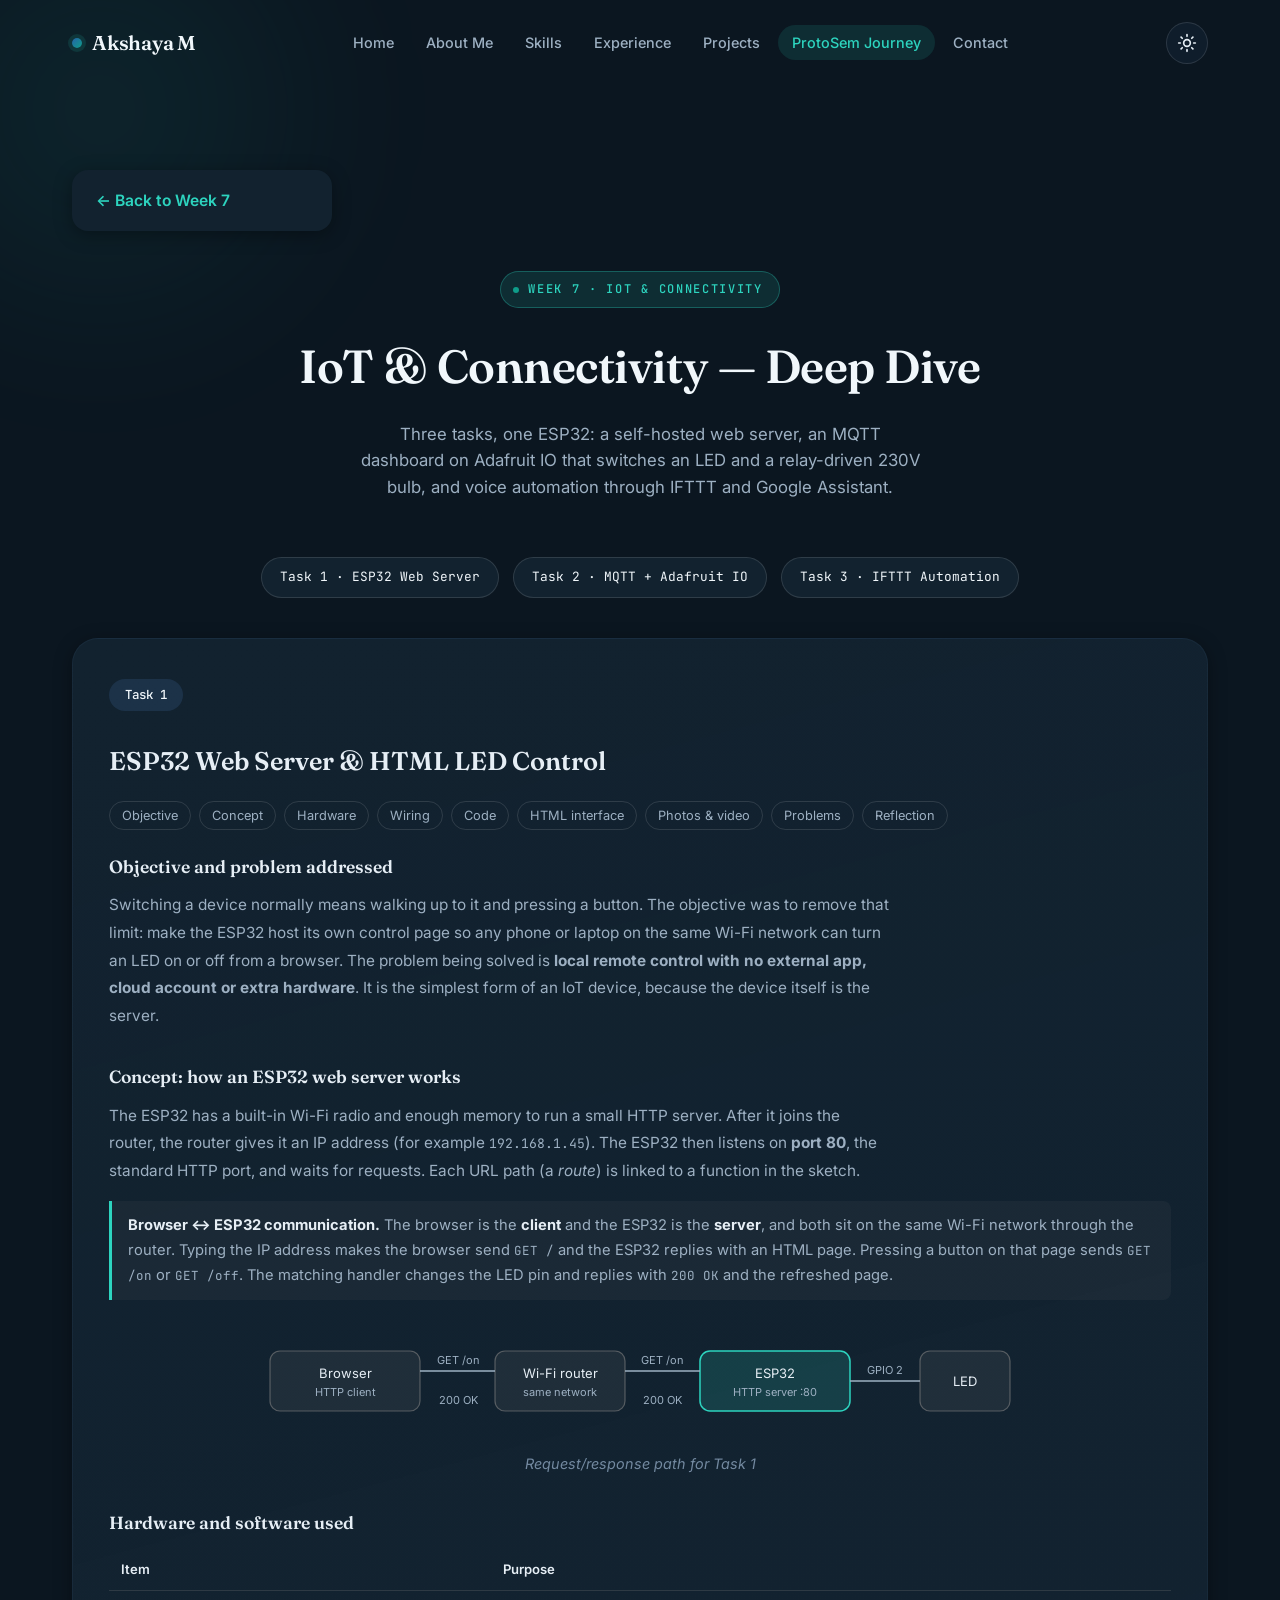
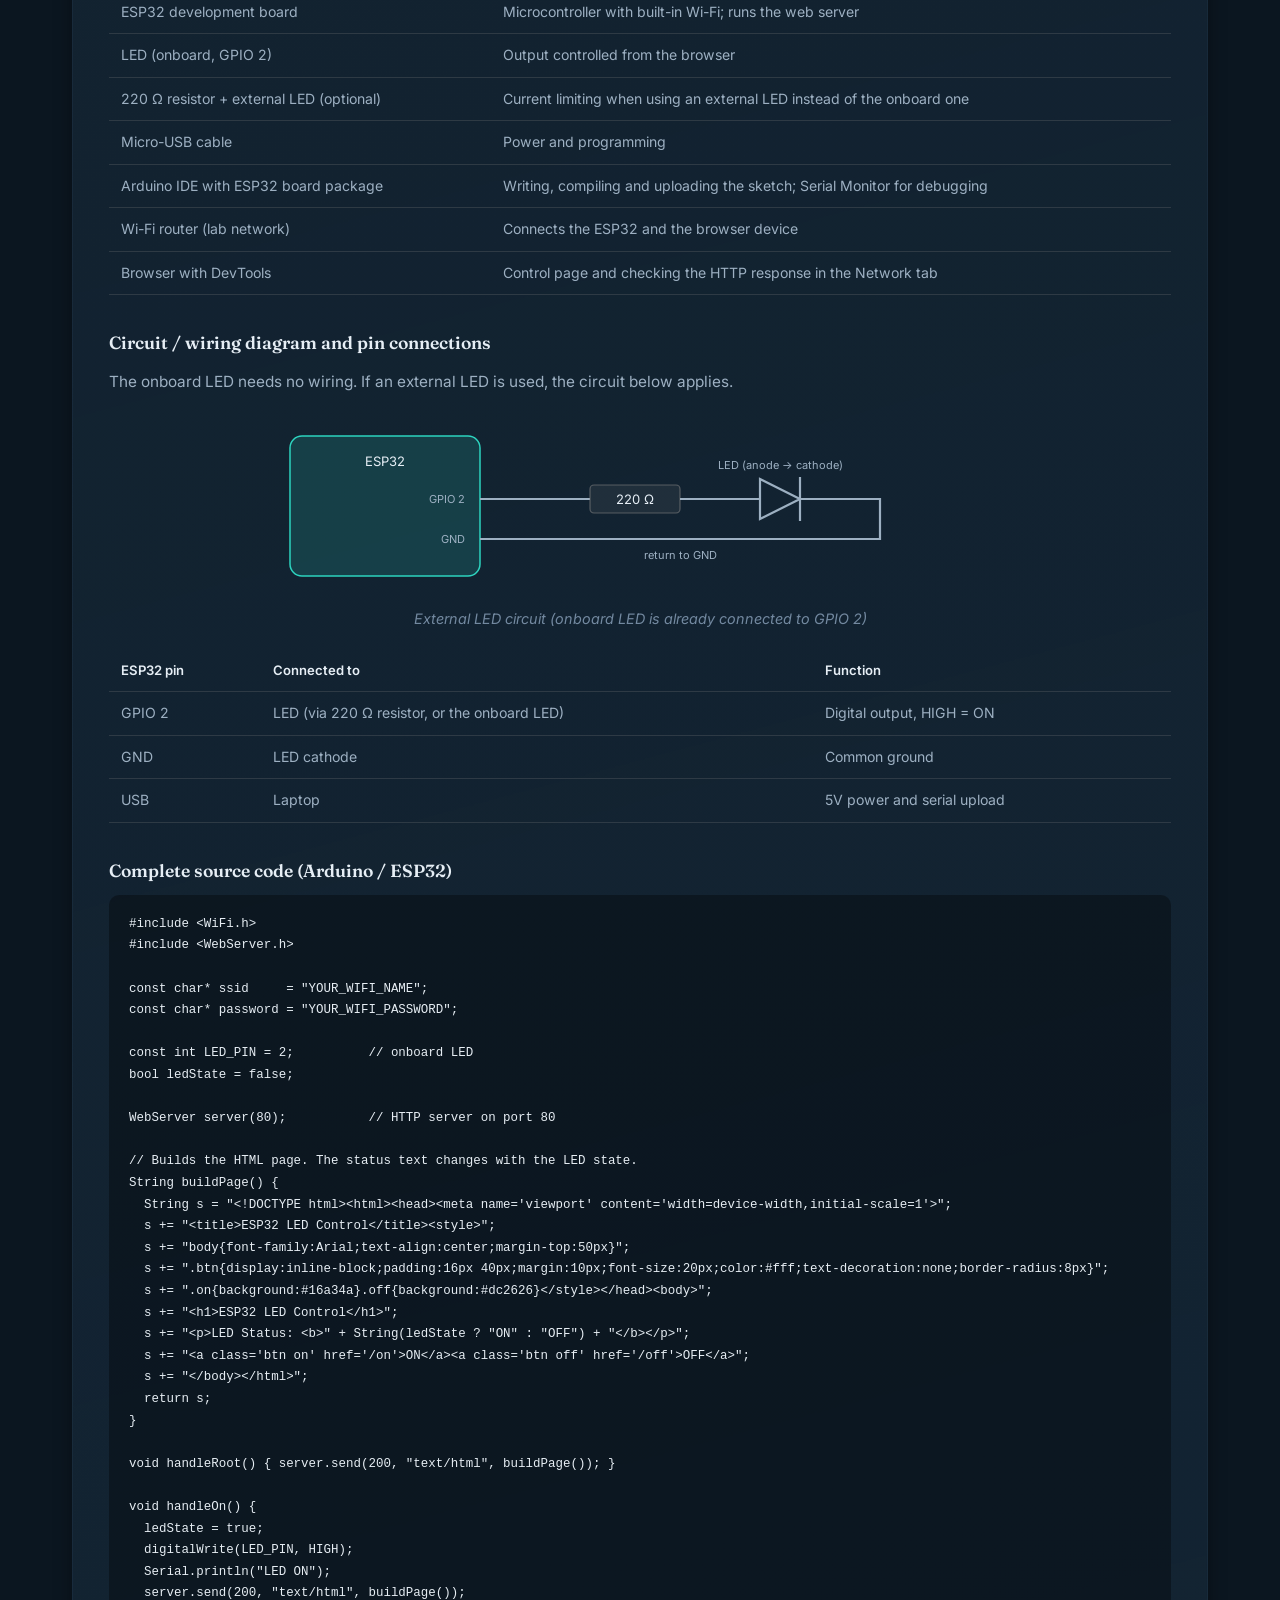
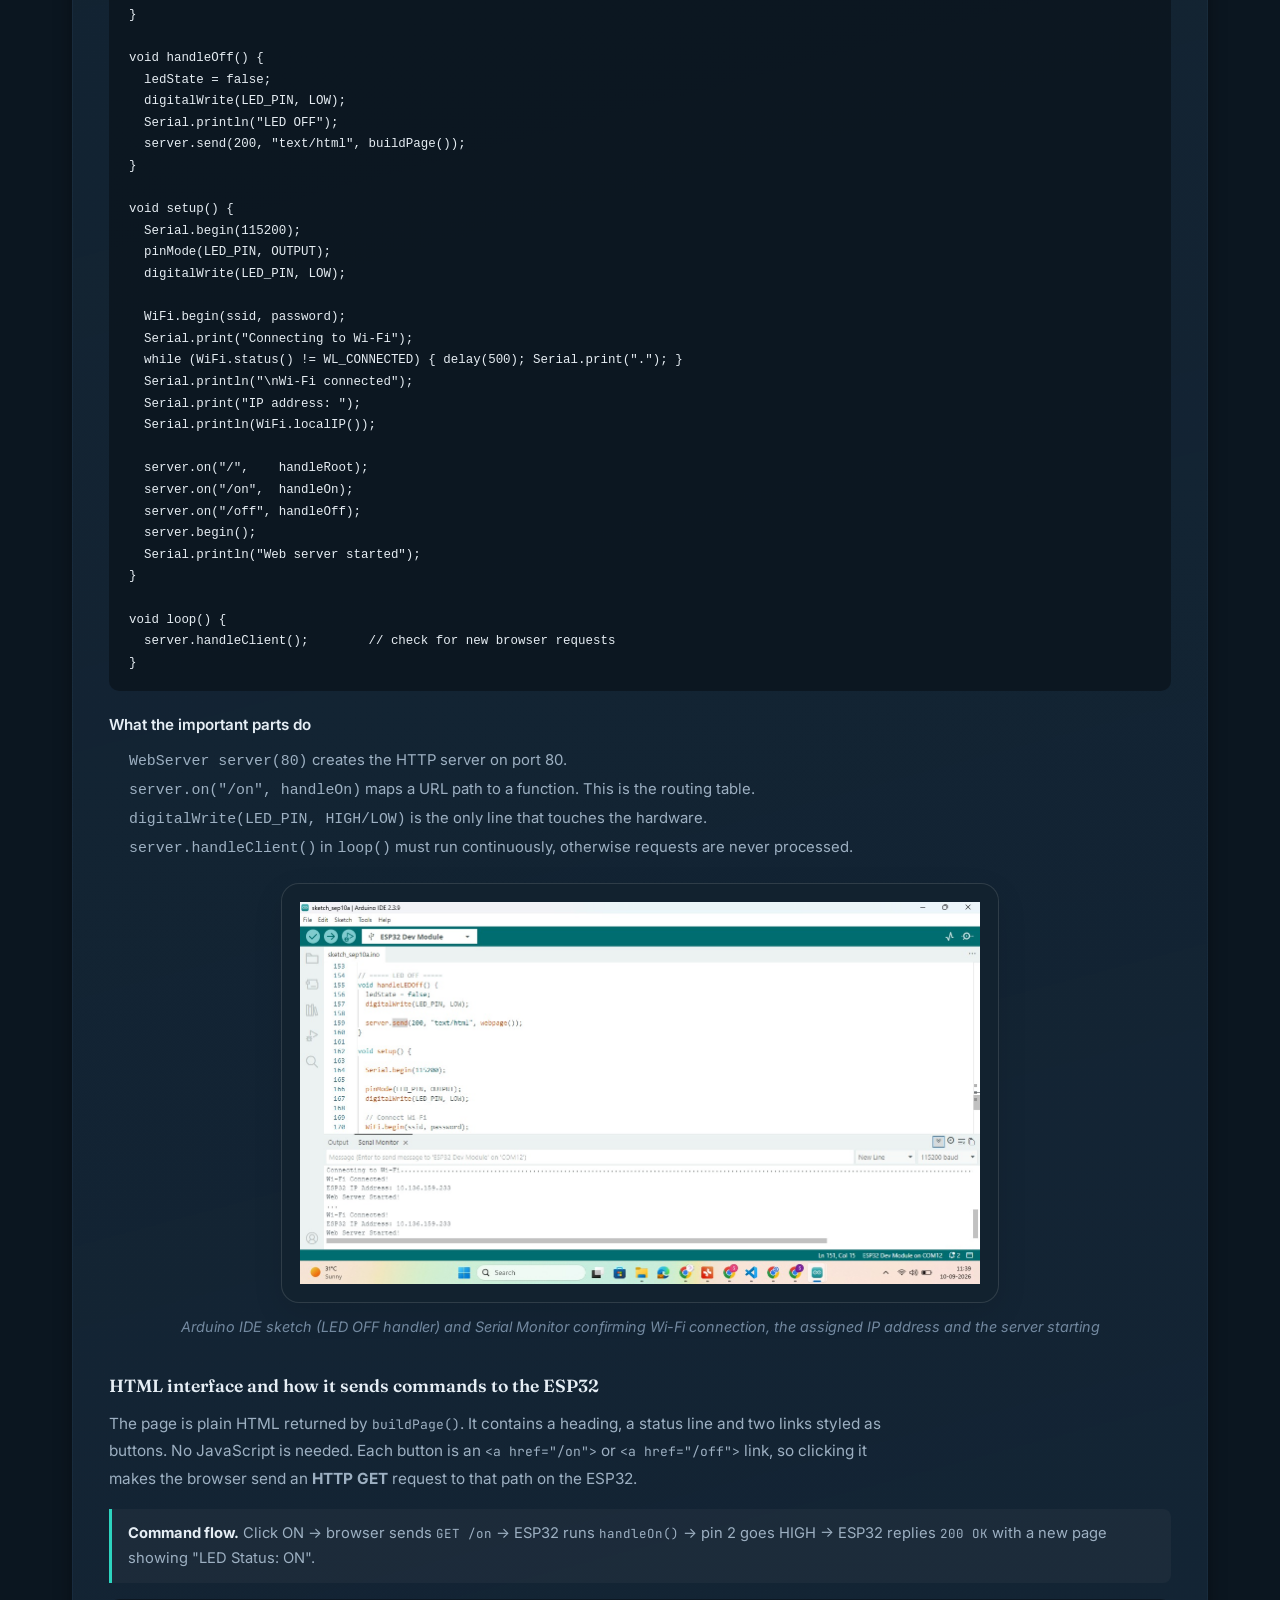
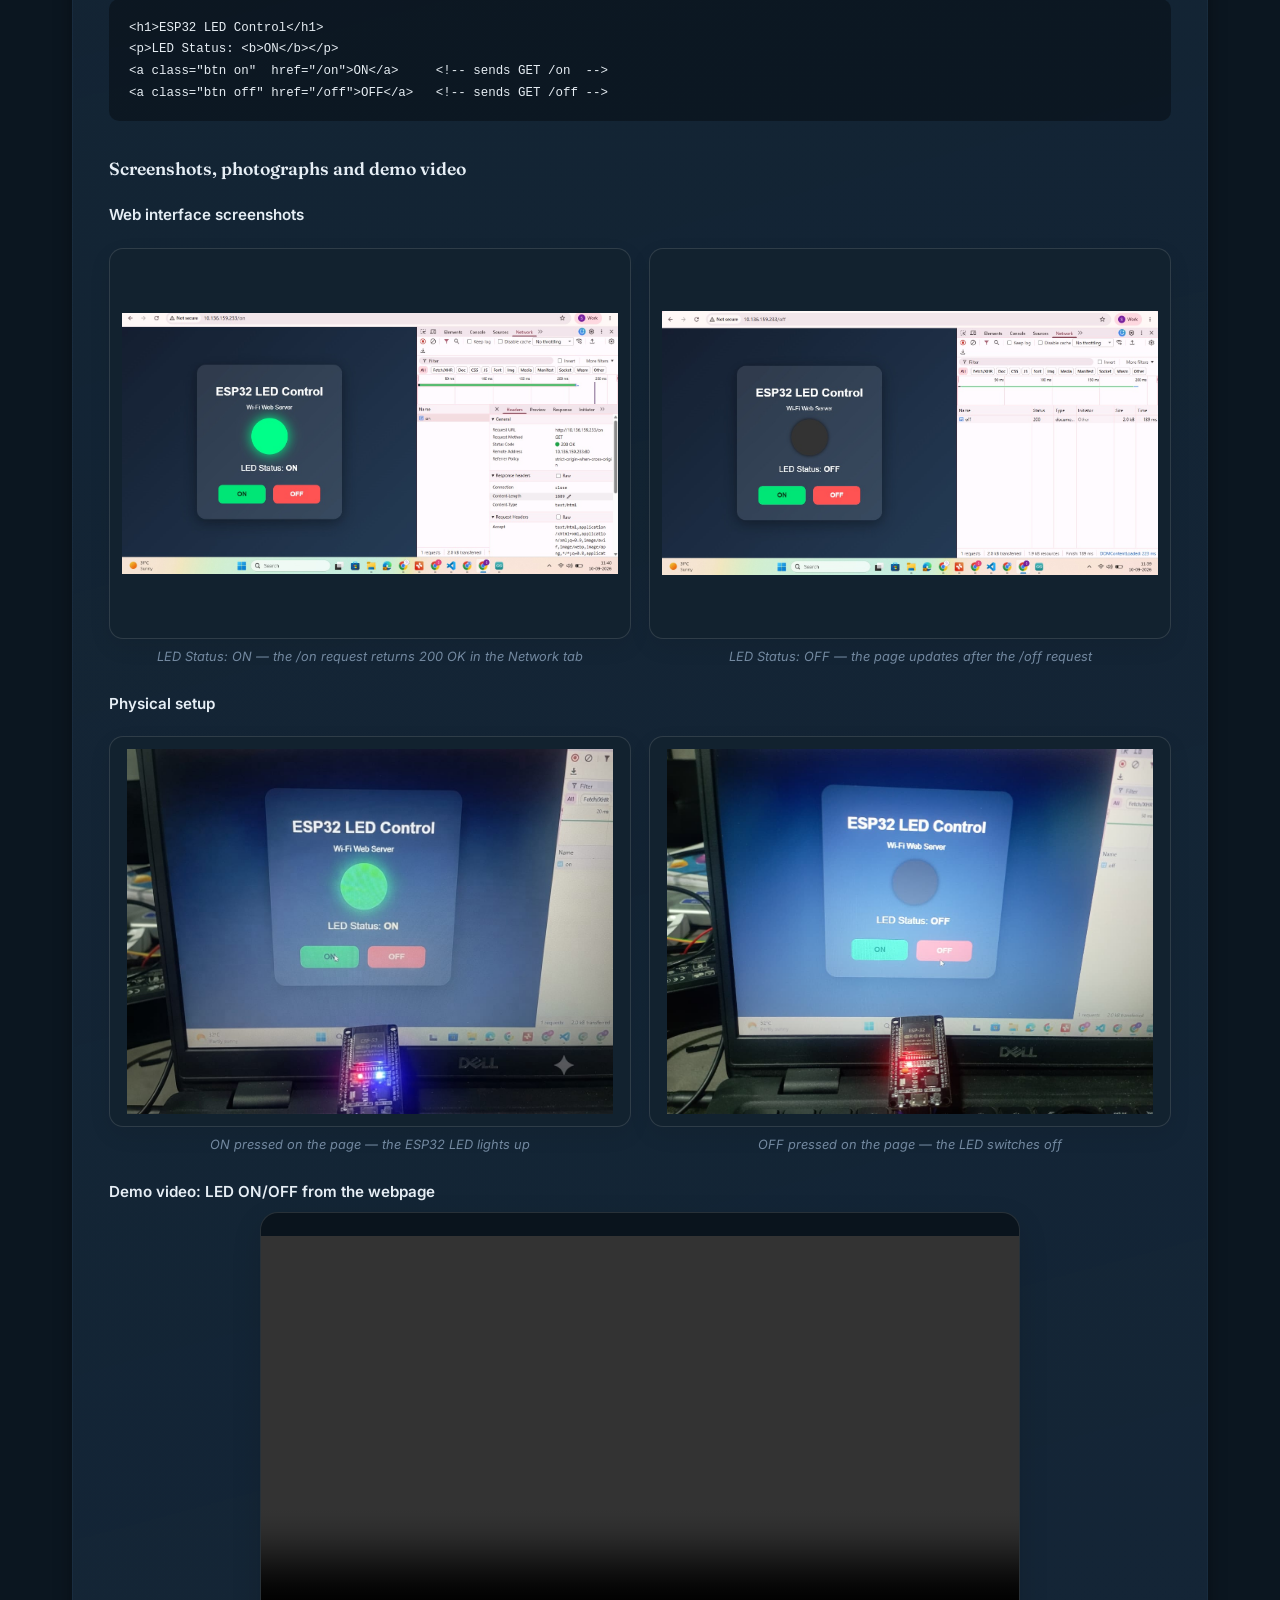
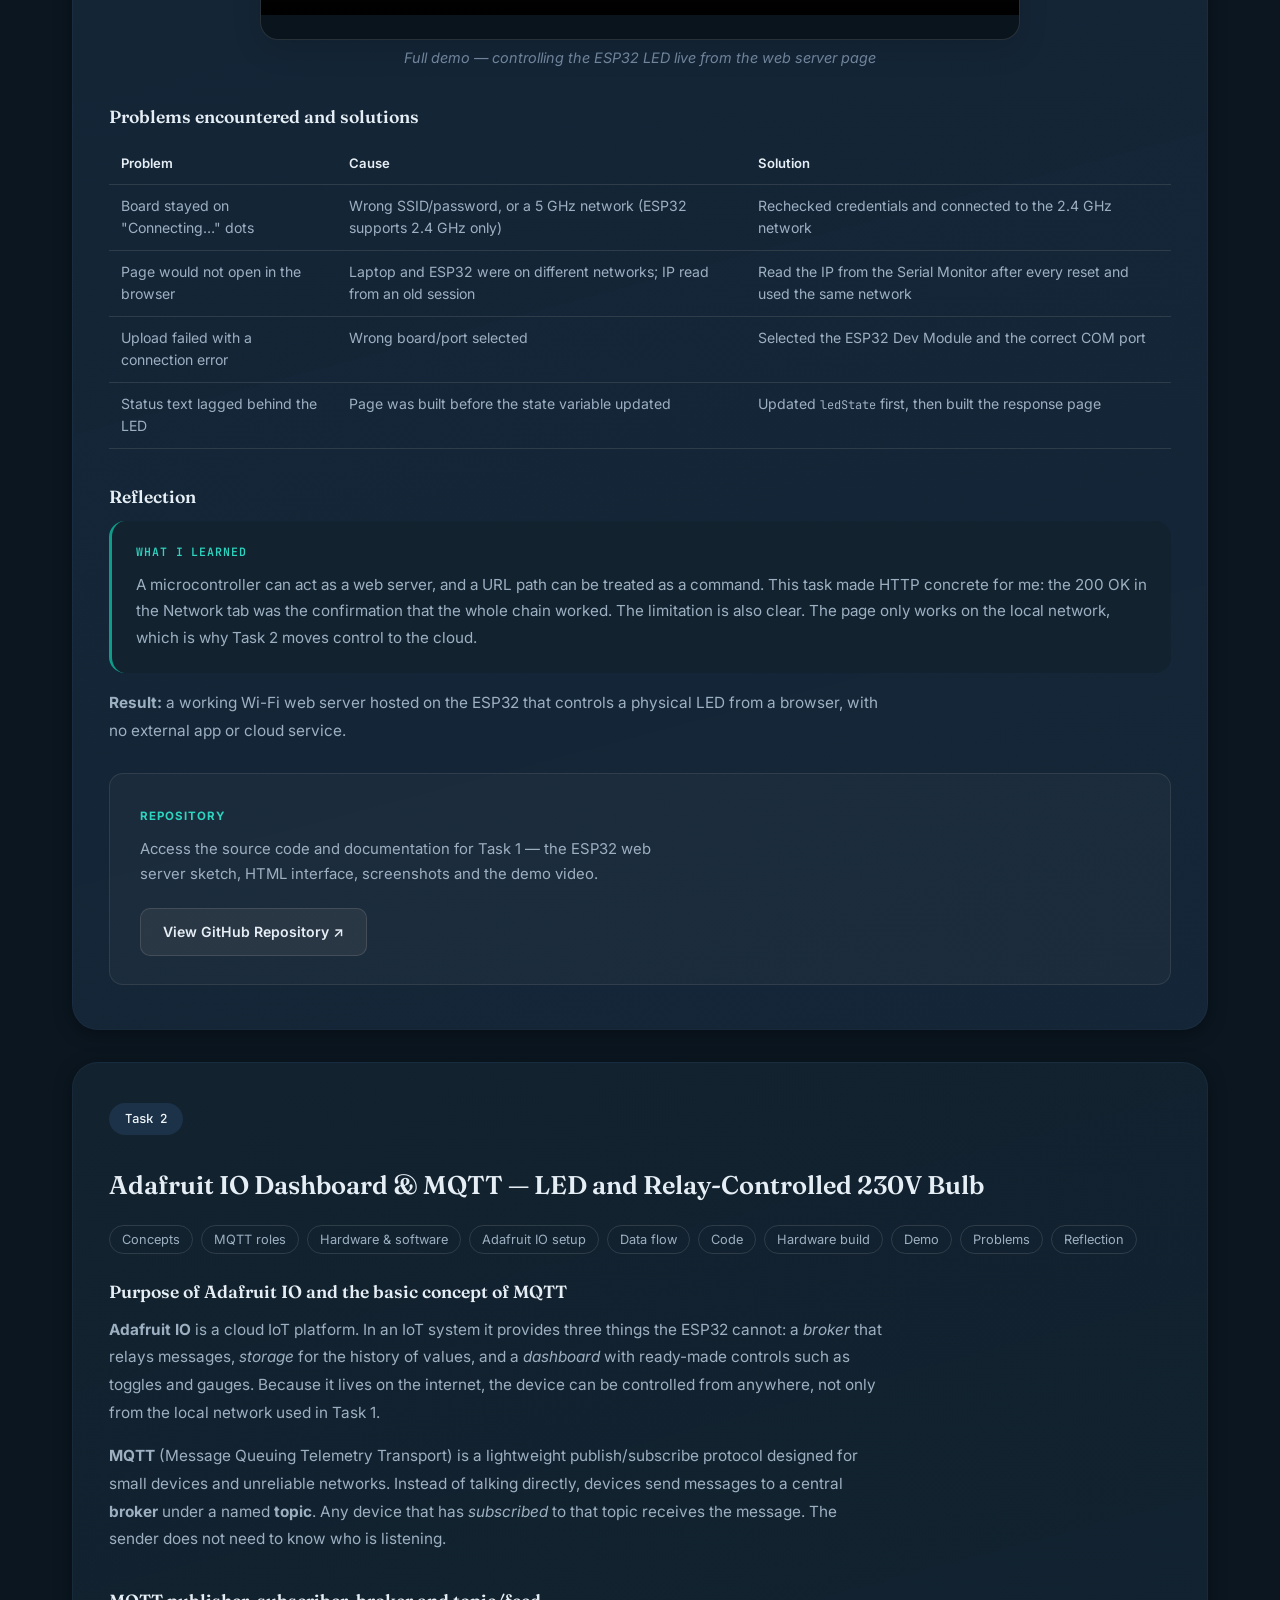
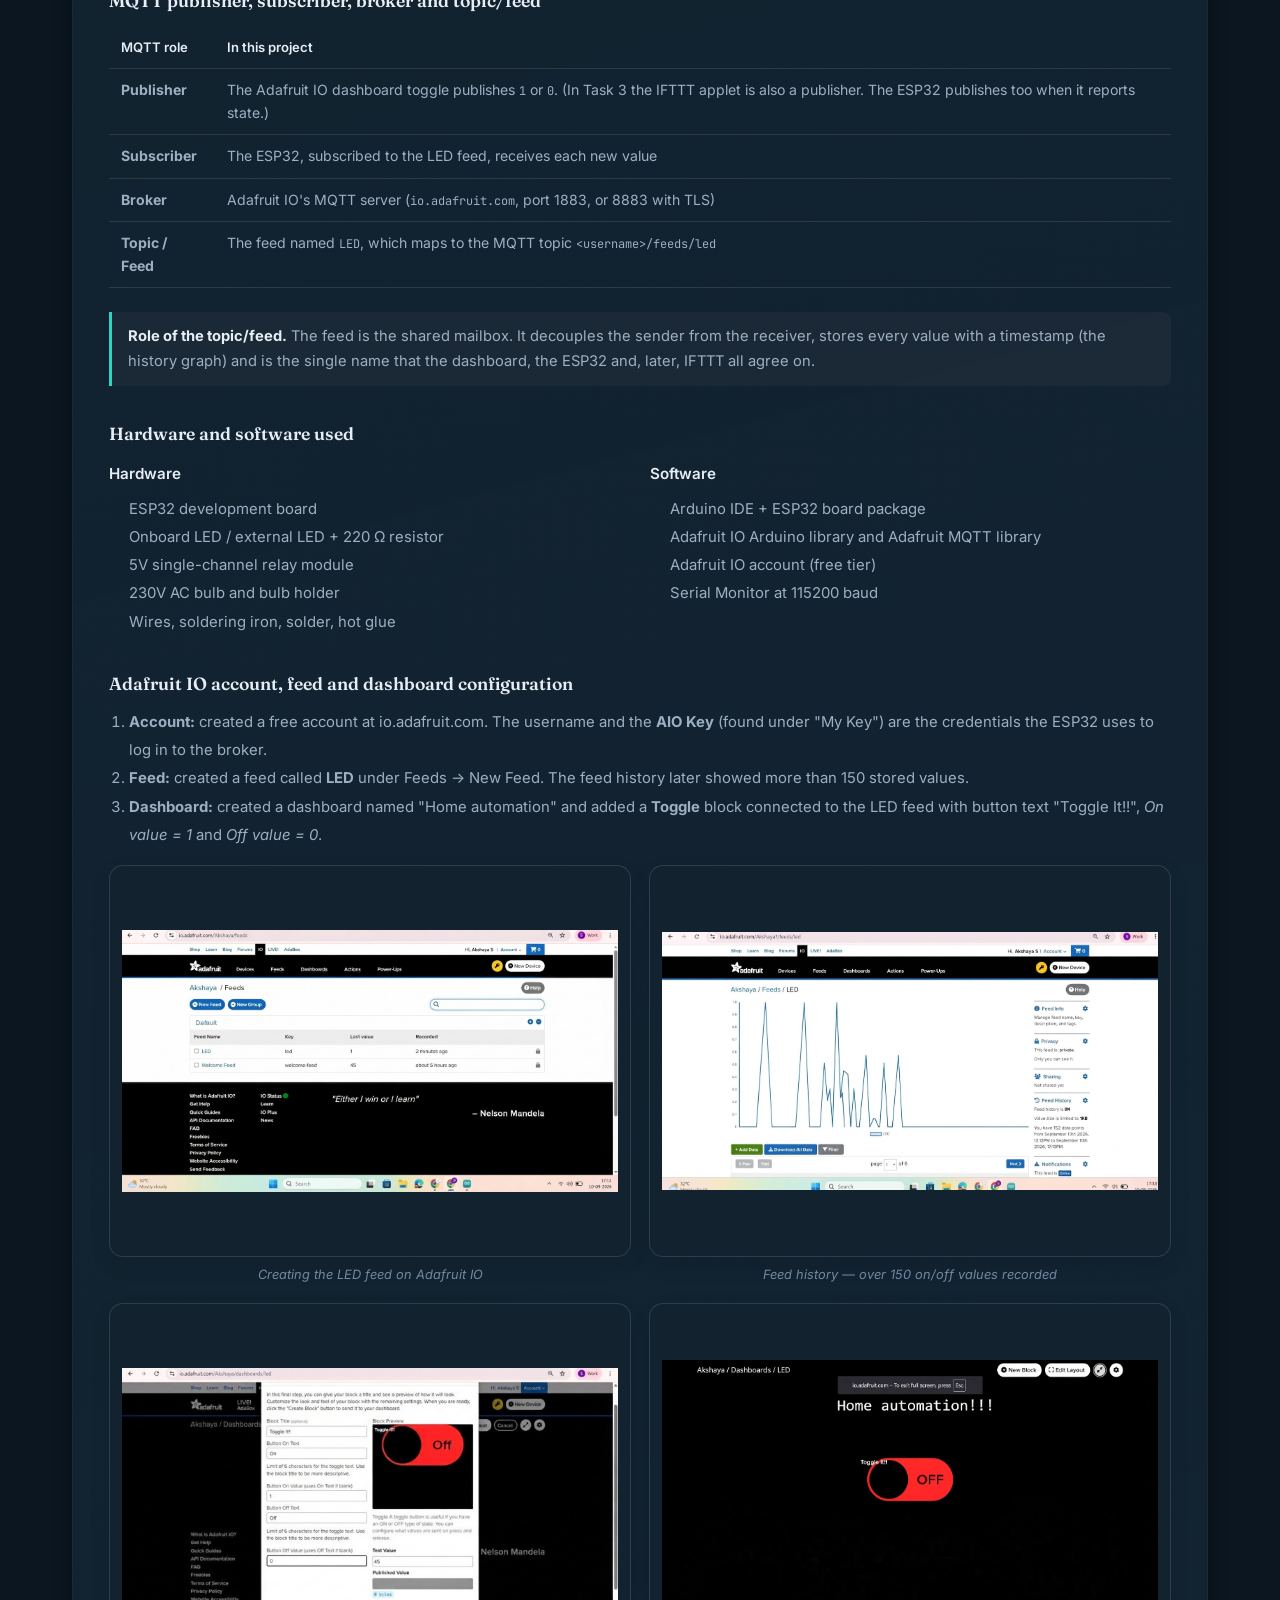
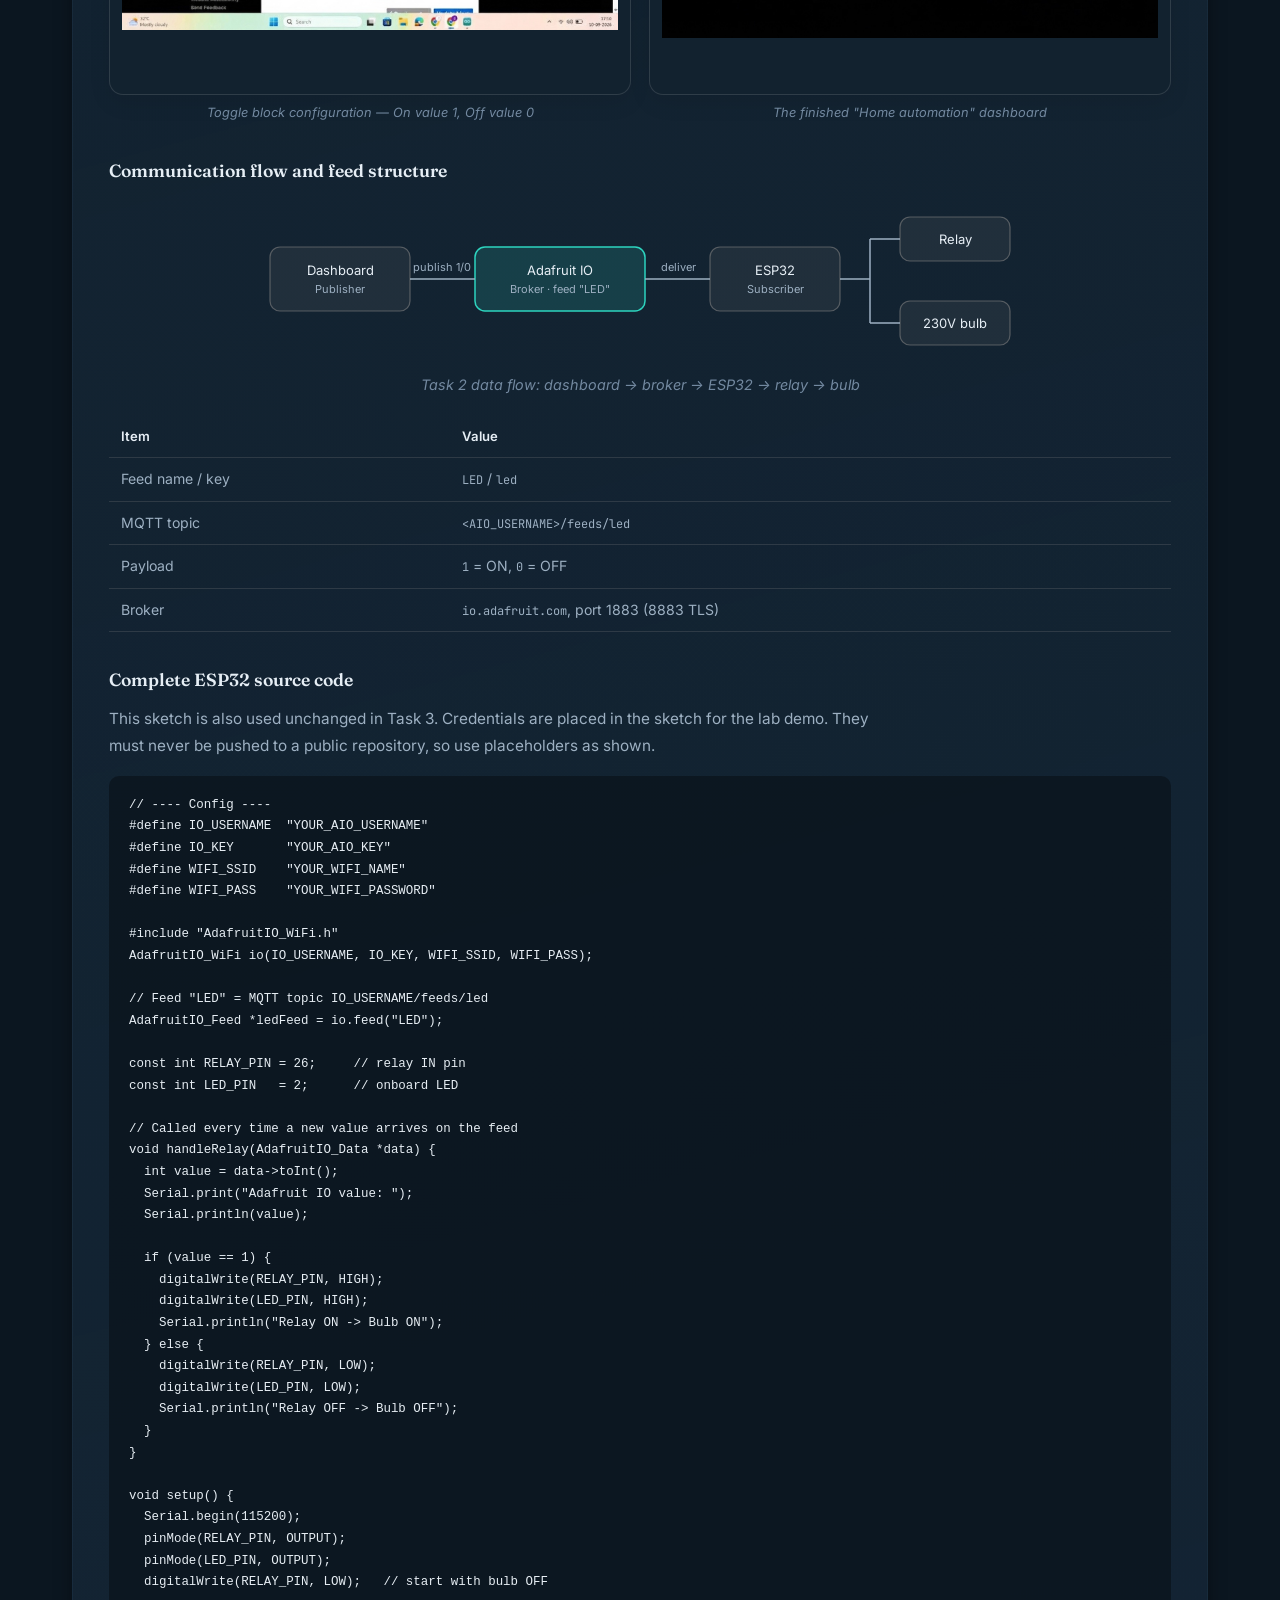
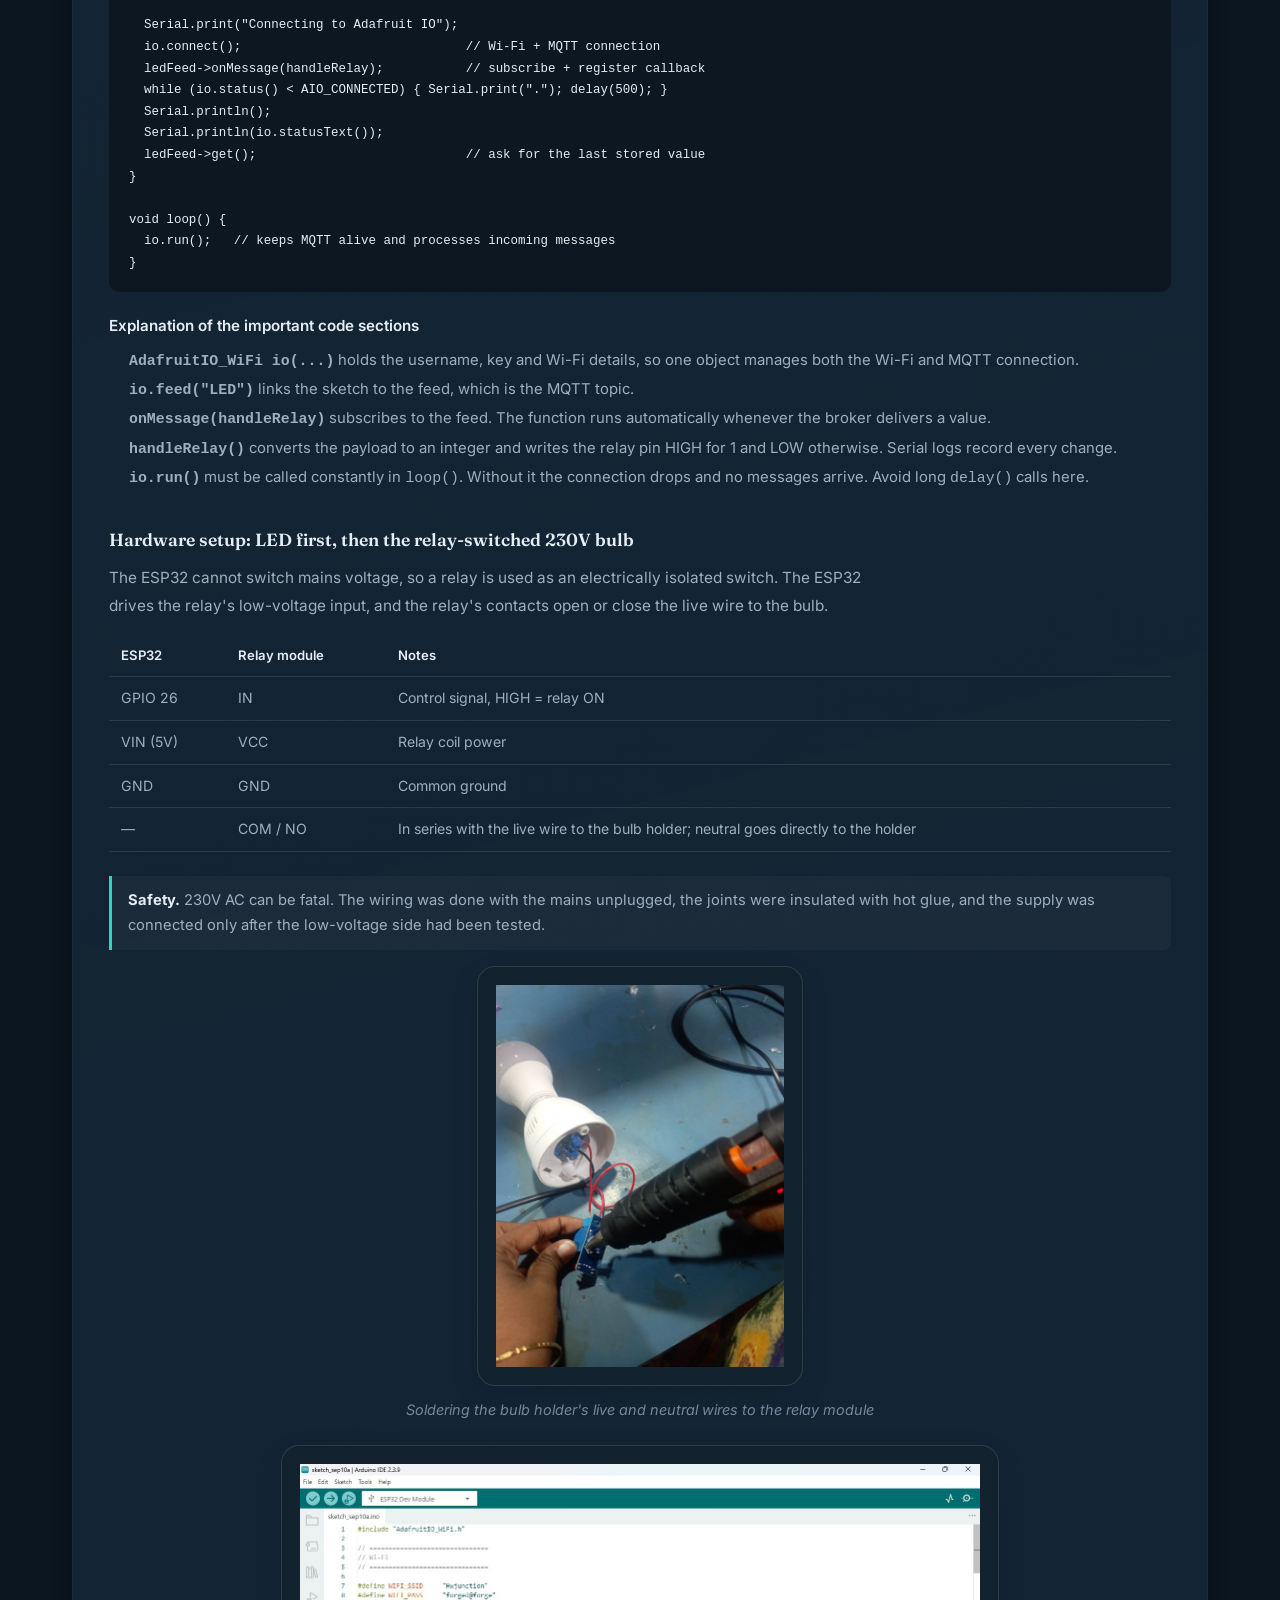
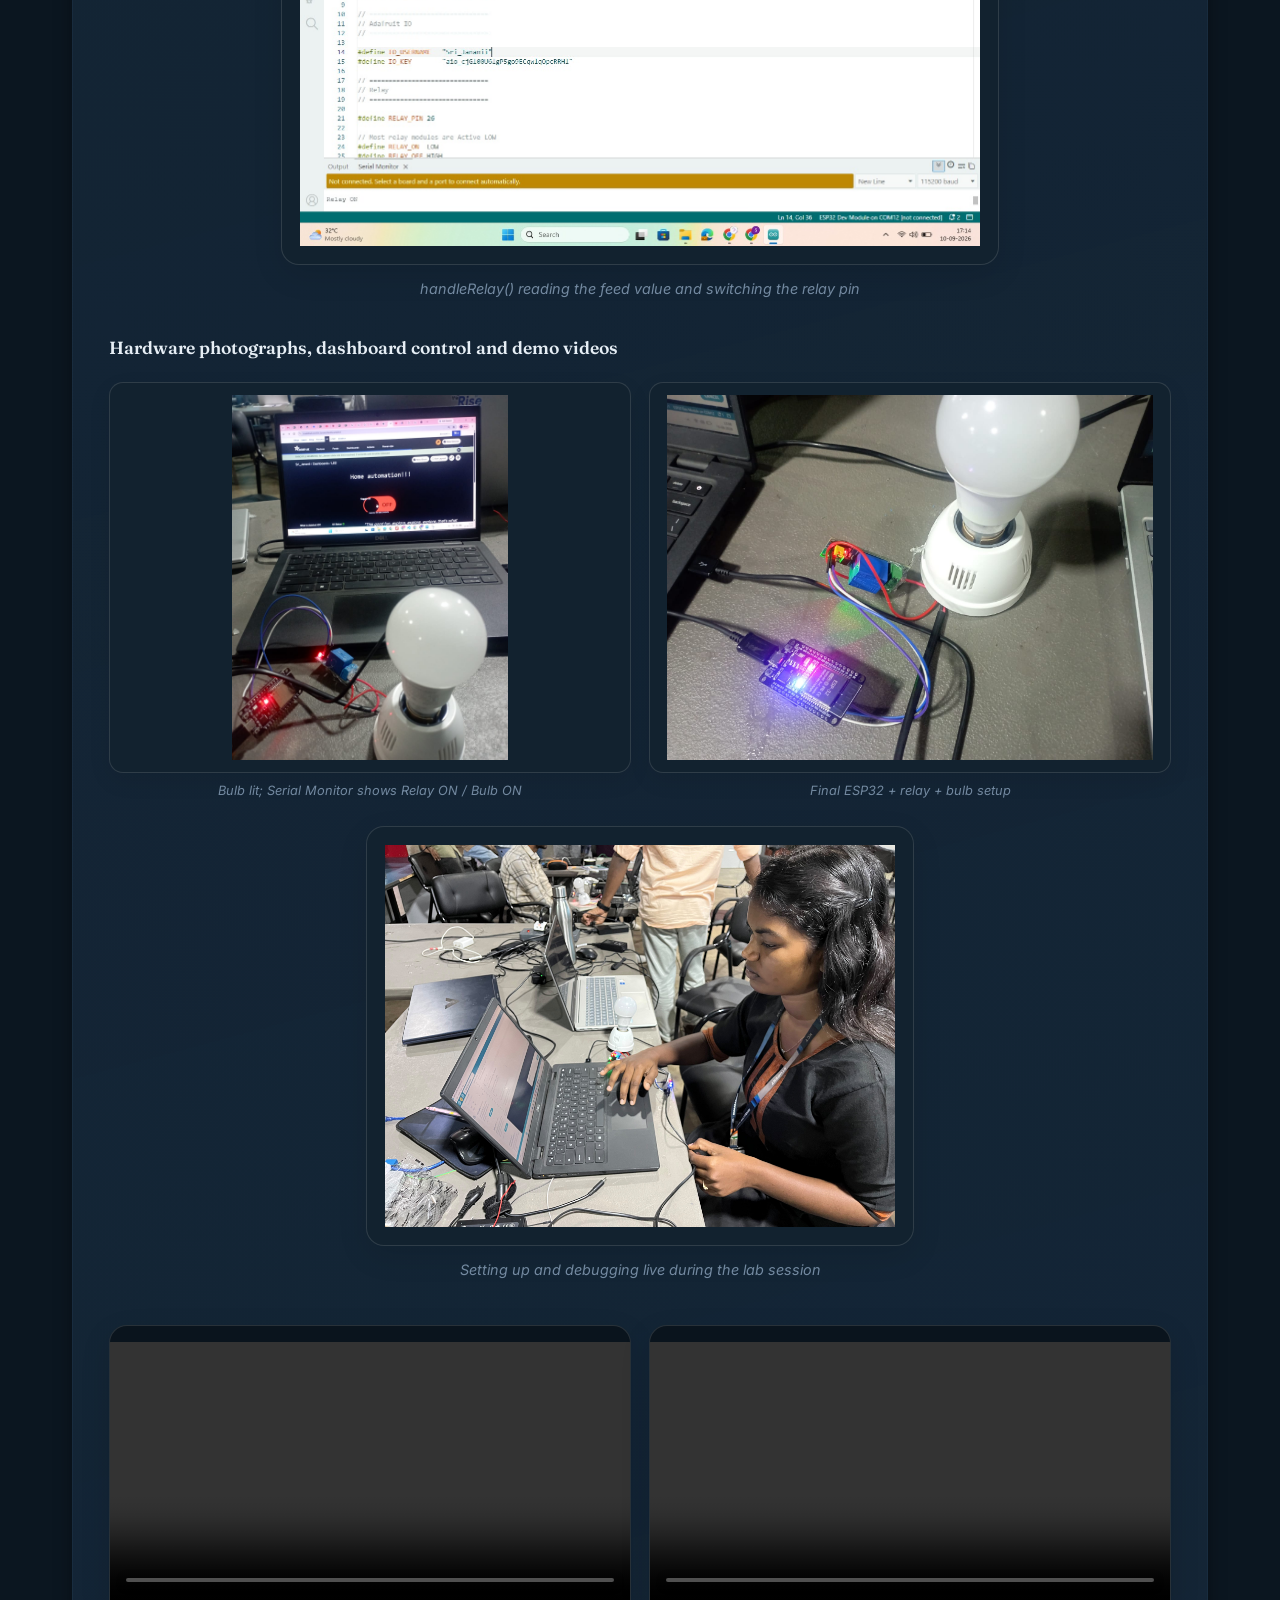
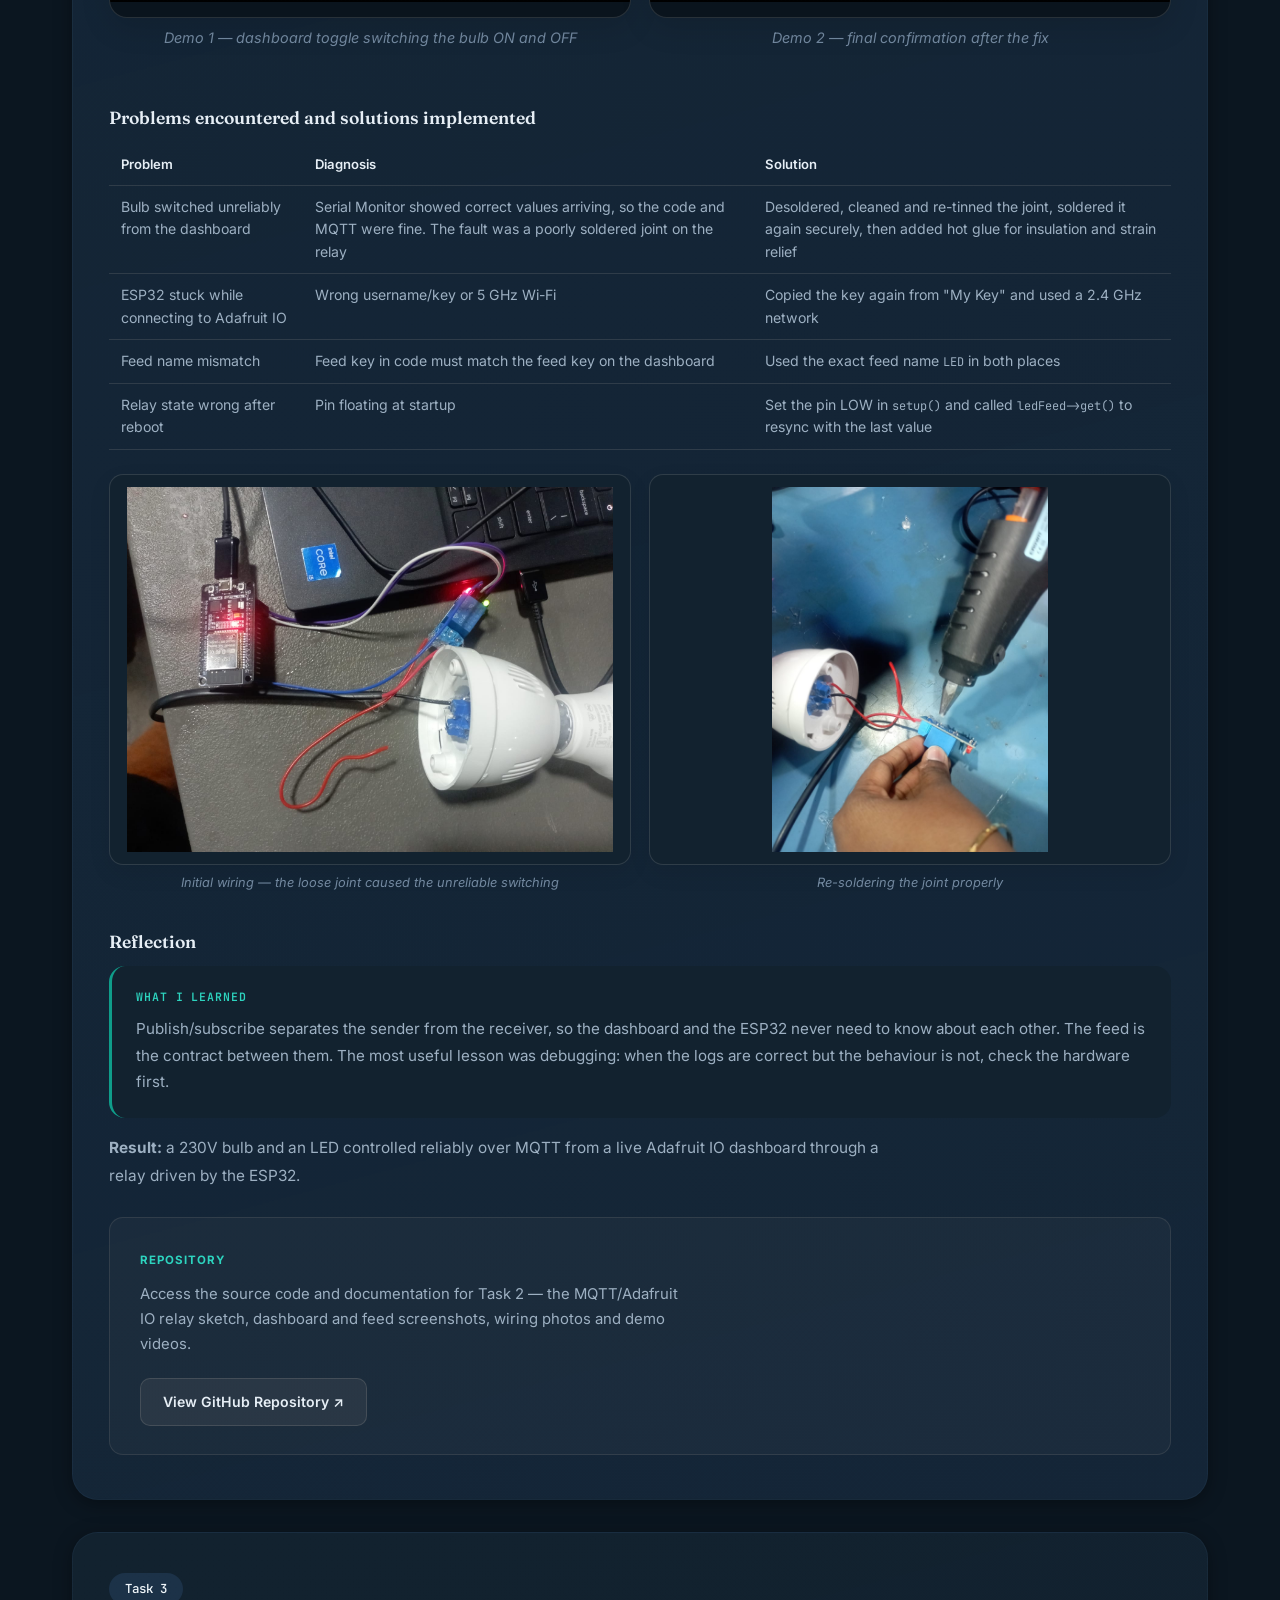
<file: iot-journey.html>
<!DOCTYPE html>
<html lang="en">
<head>
<meta charset="UTF-8">
<meta name="viewport" content="width=device-width, initial-scale=1.0">
<title>IoT & Connectivity — Akshaya M</title>
<script>try{document.documentElement.setAttribute('data-theme',localStorage.getItem('theme')||'dark')}catch(e){document.documentElement.setAttribute('data-theme','dark')}</script>
<link rel="preconnect" href="https://fonts.googleapis.com">
<link rel="preconnect" href="https://fonts.gstatic.com" crossorigin>
<link href="https://fonts.googleapis.com/css2?family=Fraunces:opsz,wght@9..144,300;9..144,500;9..144,600;9..144,700;9..144,800&family=Inter:wght@300;400;500;600;700&family=JetBrains+Mono:wght@400;500&display=swap" rel="stylesheet">
<link rel="stylesheet" href="style.css">
<style>
/* Page-specific helpers. Uses the theme variables already defined in style.css */
.iot-body{color:var(--ink-soft);font-size:.96rem;line-height:1.8;margin:0 0 16px;max-width:78ch}
.iot-h4{font-family:var(--font-display);font-weight:600;font-size:1.1rem;color:var(--ink);margin:34px 0 10px}
.iot-h5{font-weight:600;font-size:.95rem;color:var(--ink);margin:20px 0 8px}
.iot-toc{display:flex;flex-wrap:wrap;gap:8px;margin:0 0 26px;padding:0;list-style:none}
.iot-toc a{font-size:.8rem;padding:6px 12px;border-radius:999px;border:1px solid var(--line,rgba(128,128,128,.35));color:var(--ink-soft);text-decoration:none}
.iot-toc a:hover{color:var(--ink)}
.iot-two{display:grid;grid-template-columns:repeat(auto-fit,minmax(260px,1fr));gap:20px;margin:14px 0 24px}
.iot-note{border-left:3px solid var(--accent-text,#5eead4);padding:12px 16px;margin:16px 0;background:rgba(128,128,128,.08);border-radius:0 8px 8px 0;font-size:.92rem;line-height:1.7;color:var(--ink-soft)}
.iot-note b{color:var(--ink)}
.iot-scroll{overflow-x:auto;margin:12px 0 24px;-webkit-overflow-scrolling:touch}
.iot-table{width:100%;border-collapse:collapse;font-size:.88rem;line-height:1.6;min-width:520px}
.iot-table th,.iot-table td{text-align:left;padding:10px 12px;border-bottom:1px solid rgba(128,128,128,.25);vertical-align:top;color:var(--ink-soft)}
.iot-table th{color:var(--ink);font-weight:600;font-size:.82rem}
.iot-table code,.iot-body code,.iot-note code{font-family:'JetBrains Mono',monospace;font-size:.85em}
pre.iot-code{background:rgba(0,0,0,.35);color:#e6edf3;border-radius:10px;padding:18px 20px;overflow-x:auto;font-family:'JetBrains Mono',monospace;font-size:.78rem;line-height:1.65;margin:10px 0 22px;tab-size:2}
details.iot-det{margin:10px 0 22px}
details.iot-det>summary{cursor:pointer;font-weight:600;color:var(--ink);padding:10px 0}
.iot-diagram{width:100%;max-width:760px;height:auto;display:block;margin:12px auto 6px}
.iot-diagram text{font-family:Inter,sans-serif;font-size:13px;fill:var(--ink)}
.iot-diagram .sm{font-size:11px;fill:var(--ink-soft)}
.iot-diagram rect.b{fill:rgba(128,128,128,.12);stroke:rgba(128,128,128,.6);stroke-width:1.2}
.iot-diagram rect.hl{fill:rgba(45,212,191,.16);stroke:#2dd4bf;stroke-width:1.5}
.iot-diagram path,.iot-diagram line{stroke:var(--ink-soft);stroke-width:1.5;fill:none}
.iot-diagram .wr{stroke-width:2.2}
.iot-demo{max-width:760px;margin:0 auto}
.iot-cap{text-align:center;margin:6px 0 20px}
.repo-list{margin:8px 0 0;padding-left:20px;color:var(--ink-soft);line-height:1.9;font-size:.93rem}
.repo-list a{color:var(--accent-text)}
.repo-box{margin:28px 0 4px;padding:28px 30px;border-radius:14px;background:rgba(128,128,128,.07);border:1px solid rgba(128,128,128,.22)}
.repo-box-label{display:inline-block;font-size:.72rem;font-weight:700;letter-spacing:.09em;text-transform:uppercase;color:var(--accent-text,#2dd4bf);margin-bottom:12px}
.repo-box-desc{color:var(--ink-soft);font-size:.93rem;line-height:1.7;margin:0 0 20px;max-width:60ch}
.repo-box-btn{display:inline-flex;align-items:center;gap:8px;padding:12px 22px;border-radius:10px;background:rgba(128,128,128,.14);border:1px solid rgba(128,128,128,.3);color:var(--ink);font-size:.88rem;font-weight:600;text-decoration:none;transition:background .2s ease}
.repo-box-btn:hover{background:rgba(128,128,128,.24)}
@media(max-width:600px){.card-cool,.card-warm{padding:28px 18px!important}}
</style>
</head>
<body>

<div id="loader"><div class="loader-mark">Akshaya M</div></div>
<div id="scroll-progress"></div>

<nav id="navbar">
  <div class="container nav-inner">
    <a href="index.html" class="logo"><span class="logo-dot"></span>Akshaya M</a>
    <ul class="nav-links" id="navLinks">
      <li><a href="index.html">Home</a></li>
      <li><a href="index.html#about">About Me</a></li>
      <li><a href="index.html#skills">Skills</a></li>
      <li><a href="index.html#experience">Experience</a></li>
      <li><a href="projects.html">Projects</a></li>
      <li><a href="protosem.html" class="active">ProtoSem Journey</a></li>
      <li><a href="contact.html">Contact</a></li>
    </ul>
    <button class="nav-toggle" id="navToggle" aria-label="Toggle menu"><span></span><span></span><span></span></button>
  </div>
</nav>

<section id="protosem" class="page-hero-space">
  <div class="sec-blob teal" style="width:540px;height:540px;top:-160px;left:-170px;animation-delay:-9s;"></div>
  <div class="sec-blob mist" style="width:460px;height:460px;bottom:-140px;right:-130px;animation-delay:-3s;"></div>
  <div class="container">

    <a href="protosem.html?week=7" class="week-link-card" style="max-width:260px;margin:0 0 40px;background:var(--paper);color:var(--accent-text);box-shadow:var(--shadow-sm);">
      <span>← Back to Week 7</span>
    </a>

    <div class="protosem-hero reveal">
      <span class="eyebrow">Week 7 · IoT & Connectivity</span>
      <h2 class="section-title">IoT & Connectivity — Deep Dive</h2>
      <p class="section-sub" style="margin-left:auto;margin-right:auto;">Three tasks, one ESP32: a self-hosted web server, an MQTT dashboard on Adafruit IO that switches an LED and a relay-driven 230V bulb, and voice automation through IFTTT and Google Assistant.</p>
    </div>

    <div class="protosem-stats reveal" style="margin-bottom:40px;">
      <a href="#task1" class="protosem-stat" style="cursor:pointer;">Task 1 · ESP32 Web Server</a>
      <a href="#task2" class="protosem-stat" style="cursor:pointer;">Task 2 · MQTT + Adafruit IO</a>
      <a href="#task3" class="protosem-stat" style="cursor:pointer;">Task 3 · IFTTT Automation</a>
    </div>

    <!-- =====================================================
         TASK 1
         ===================================================== -->
    <div class="card-cool" id="task1" style="padding:40px 36px;margin-bottom:32px;scroll-margin-top:100px;">
      <span class="modal-week">Task 1</span>
      <h3 class="modal-title" style="margin-top:12px;">ESP32 Web Server & HTML LED Control</h3>

      <ul class="iot-toc">
        <li><a href="#t1-obj">Objective</a></li><li><a href="#t1-concept">Concept</a></li><li><a href="#t1-hw">Hardware</a></li>
        <li><a href="#t1-wiring">Wiring</a></li><li><a href="#t1-code">Code</a></li><li><a href="#t1-html">HTML interface</a></li>
        <li><a href="#t1-demo">Photos & video</a></li><li><a href="#t1-problems">Problems</a></li><li><a href="#t1-reflect">Reflection</a></li>
      </ul>

      <h4 class="iot-h4" id="t1-obj" style="margin-top:0">Objective and problem addressed</h4>
      <p class="iot-body">Switching a device normally means walking up to it and pressing a button. The objective was to remove that limit: make the ESP32 host its own control page so any phone or laptop on the same Wi-Fi network can turn an LED on or off from a browser. The problem being solved is <strong>local remote control with no external app, cloud account or extra hardware</strong>. It is the simplest form of an IoT device, because the device itself is the server.</p>

      <h4 class="iot-h4" id="t1-concept">Concept: how an ESP32 web server works</h4>
      <p class="iot-body">The ESP32 has a built-in Wi-Fi radio and enough memory to run a small HTTP server. After it joins the router, the router gives it an IP address (for example <code>192.168.1.45</code>). The ESP32 then listens on <strong>port 80</strong>, the standard HTTP port, and waits for requests. Each URL path (a <em>route</em>) is linked to a function in the sketch.</p>
      <div class="iot-note"><b>Browser ↔ ESP32 communication.</b> The browser is the <b>client</b> and the ESP32 is the <b>server</b>, and both sit on the same Wi-Fi network through the router. Typing the IP address makes the browser send <code>GET /</code> and the ESP32 replies with an HTML page. Pressing a button on that page sends <code>GET /on</code> or <code>GET /off</code>. The matching handler changes the LED pin and replies with <code>200 OK</code> and the refreshed page.</div>

      <svg class="iot-diagram" viewBox="0 0 760 130" role="img" aria-label="Browser sends HTTP GET over Wi-Fi through the router to the ESP32, which drives the LED">
        <rect class="b" x="10" y="35" width="150" height="60" rx="10"/><text x="85" y="62" text-anchor="middle">Browser</text><text class="sm" x="85" y="80" text-anchor="middle">HTTP client</text>
        <rect class="b" x="235" y="35" width="130" height="60" rx="10"/><text x="300" y="62" text-anchor="middle">Wi-Fi router</text><text class="sm" x="300" y="80" text-anchor="middle">same network</text>
        <rect class="hl" x="440" y="35" width="150" height="60" rx="10"/><text x="515" y="62" text-anchor="middle">ESP32</text><text class="sm" x="515" y="80" text-anchor="middle">HTTP server :80</text>
        <rect class="b" x="660" y="35" width="90" height="60" rx="10"/><text x="705" y="70" text-anchor="middle">LED</text>
        <line x1="160" y1="55" x2="235" y2="55"/><line x1="365" y1="55" x2="440" y2="55"/><line x1="590" y1="65" x2="660" y2="65"/>
        <text class="sm" x="198" y="48" text-anchor="middle">GET /on</text><text class="sm" x="402" y="48" text-anchor="middle">GET /on</text>
        <text class="sm" x="198" y="88" text-anchor="middle">200 OK</text><text class="sm" x="402" y="88" text-anchor="middle">200 OK</text>
        <text class="sm" x="625" y="58" text-anchor="middle">GPIO 2</text>
      </svg>
      <p class="week-photo-caption iot-cap">Request/response path for Task 1</p>

      <h4 class="iot-h4" id="t1-hw">Hardware and software used</h4>
      <div class="iot-scroll"><table class="iot-table">
        <thead><tr><th>Item</th><th>Purpose</th></tr></thead>
        <tbody>
          <tr><td>ESP32 development board</td><td>Microcontroller with built-in Wi-Fi; runs the web server</td></tr>
          <tr><td>LED (onboard, GPIO 2)</td><td>Output controlled from the browser</td></tr>
          <tr><td>220 Ω resistor + external LED (optional)</td><td>Current limiting when using an external LED instead of the onboard one</td></tr>
          <tr><td>Micro-USB cable</td><td>Power and programming</td></tr>
          <tr><td>Arduino IDE with ESP32 board package</td><td>Writing, compiling and uploading the sketch; Serial Monitor for debugging</td></tr>
          <tr><td>Wi-Fi router (lab network)</td><td>Connects the ESP32 and the browser device</td></tr>
          <tr><td>Browser with DevTools</td><td>Control page and checking the HTTP response in the Network tab</td></tr>
        </tbody>
      </table></div>

      <h4 class="iot-h4" id="t1-wiring">Circuit / wiring diagram and pin connections</h4>
      <p class="iot-body">The onboard LED needs no wiring. If an external LED is used, the circuit below applies.</p>
      <svg class="iot-diagram" viewBox="0 0 760 190" role="img" aria-label="Wiring: ESP32 GPIO 2 through a 220 ohm resistor to the LED anode, LED cathode to GND">
        <rect class="hl" x="30" y="25" width="190" height="140" rx="12"/><text x="125" y="55" text-anchor="middle">ESP32</text>
        <text class="sm" x="205" y="92" text-anchor="end">GPIO 2</text><text class="sm" x="205" y="132" text-anchor="end">GND</text>
        <path class="wr" d="M220 88 H330"/>
        <rect class="b" x="330" y="74" width="90" height="28" rx="4"/><text x="375" y="93" text-anchor="middle">220 Ω</text>
        <path class="wr" d="M420 88 H500"/>
        <path class="wr" d="M500 68 L540 88 L500 108 Z"/><line class="wr" x1="540" y1="66" x2="540" y2="110"/>
        <path class="wr" d="M540 88 H620 V128 H220"/>
        <text class="sm" x="520" y="58" text-anchor="middle">LED (anode → cathode)</text>
        <text class="sm" x="420" y="148" text-anchor="middle">return to GND</text>
      </svg>
      <p class="week-photo-caption iot-cap">External LED circuit (onboard LED is already connected to GPIO 2)</p>
      <div class="iot-scroll"><table class="iot-table">
        <thead><tr><th>ESP32 pin</th><th>Connected to</th><th>Function</th></tr></thead>
        <tbody>
          <tr><td>GPIO 2</td><td>LED (via 220 Ω resistor, or the onboard LED)</td><td>Digital output, HIGH = ON</td></tr>
          <tr><td>GND</td><td>LED cathode</td><td>Common ground</td></tr>
          <tr><td>USB</td><td>Laptop</td><td>5V power and serial upload</td></tr>
        </tbody>
      </table></div>

      <h4 class="iot-h4" id="t1-code">Complete source code (Arduino / ESP32)</h4>
<pre class="iot-code"><code>#include &lt;WiFi.h&gt;
#include &lt;WebServer.h&gt;

const char* ssid     = "YOUR_WIFI_NAME";
const char* password = "YOUR_WIFI_PASSWORD";

const int LED_PIN = 2;          // onboard LED
bool ledState = false;

WebServer server(80);           // HTTP server on port 80

// Builds the HTML page. The status text changes with the LED state.
String buildPage() {
  String s = "&lt;!DOCTYPE html&gt;&lt;html&gt;&lt;head&gt;&lt;meta name='viewport' content='width=device-width,initial-scale=1'&gt;";
  s += "&lt;title&gt;ESP32 LED Control&lt;/title&gt;&lt;style&gt;";
  s += "body{font-family:Arial;text-align:center;margin-top:50px}";
  s += ".btn{display:inline-block;padding:16px 40px;margin:10px;font-size:20px;color:#fff;text-decoration:none;border-radius:8px}";
  s += ".on{background:#16a34a}.off{background:#dc2626}&lt;/style&gt;&lt;/head&gt;&lt;body&gt;";
  s += "&lt;h1&gt;ESP32 LED Control&lt;/h1&gt;";
  s += "&lt;p&gt;LED Status: &lt;b&gt;" + String(ledState ? "ON" : "OFF") + "&lt;/b&gt;&lt;/p&gt;";
  s += "&lt;a class='btn on' href='/on'&gt;ON&lt;/a&gt;&lt;a class='btn off' href='/off'&gt;OFF&lt;/a&gt;";
  s += "&lt;/body&gt;&lt;/html&gt;";
  return s;
}

void handleRoot() { server.send(200, "text/html", buildPage()); }

void handleOn() {
  ledState = true;
  digitalWrite(LED_PIN, HIGH);
  Serial.println("LED ON");
  server.send(200, "text/html", buildPage());
}

void handleOff() {
  ledState = false;
  digitalWrite(LED_PIN, LOW);
  Serial.println("LED OFF");
  server.send(200, "text/html", buildPage());
}

void setup() {
  Serial.begin(115200);
  pinMode(LED_PIN, OUTPUT);
  digitalWrite(LED_PIN, LOW);

  WiFi.begin(ssid, password);
  Serial.print("Connecting to Wi-Fi");
  while (WiFi.status() != WL_CONNECTED) { delay(500); Serial.print("."); }
  Serial.println("\nWi-Fi connected");
  Serial.print("IP address: ");
  Serial.println(WiFi.localIP());

  server.on("/",    handleRoot);
  server.on("/on",  handleOn);
  server.on("/off", handleOff);
  server.begin();
  Serial.println("Web server started");
}

void loop() {
  server.handleClient();        // check for new browser requests
}</code></pre>
      <h5 class="iot-h5">What the important parts do</h5>
      <ul class="repo-list">
        <li><code>WebServer server(80)</code> creates the HTTP server on port 80.</li>
        <li><code>server.on("/on", handleOn)</code> maps a URL path to a function. This is the routing table.</li>
        <li><code>digitalWrite(LED_PIN, HIGH/LOW)</code> is the only line that touches the hardware.</li>
        <li><code>server.handleClient()</code> in <code>loop()</code> must run continuously, otherwise requests are never processed.</li>
      </ul>
      <figure class="week-photo-figure" style="margin:20px 0 24px;">
        <img src="assets/task1-photo1.jpeg" alt="Arduino sketch for LED OFF handler and Serial Monitor confirming Wi-Fi connection and web server start">
        <figcaption class="week-photo-caption">Arduino IDE sketch (LED OFF handler) and Serial Monitor confirming Wi-Fi connection, the assigned IP address and the server starting</figcaption>
      </figure>

      <h4 class="iot-h4" id="t1-html">HTML interface and how it sends commands to the ESP32</h4>
      <p class="iot-body">The page is plain HTML returned by <code>buildPage()</code>. It contains a heading, a status line and two links styled as buttons. No JavaScript is needed. Each button is an <code>&lt;a href="/on"&gt;</code> or <code>&lt;a href="/off"&gt;</code> link, so clicking it makes the browser send an <strong>HTTP GET</strong> request to that path on the ESP32.</p>
      <div class="iot-note"><b>Command flow.</b> Click ON → browser sends <code>GET /on</code> → ESP32 runs <code>handleOn()</code> → pin 2 goes HIGH → ESP32 replies <code>200 OK</code> with a new page showing "LED Status: ON".</div>
<pre class="iot-code"><code>&lt;h1&gt;ESP32 LED Control&lt;/h1&gt;
&lt;p&gt;LED Status: &lt;b&gt;ON&lt;/b&gt;&lt;/p&gt;
&lt;a class="btn on"  href="/on"&gt;ON&lt;/a&gt;     &lt;!-- sends GET /on  --&gt;
&lt;a class="btn off" href="/off"&gt;OFF&lt;/a&gt;   &lt;!-- sends GET /off --&gt;</code></pre>

      <h4 class="iot-h4" id="t1-demo">Screenshots, photographs and demo video</h4>
      <h5 class="iot-h5">Web interface screenshots</h5>
      <div class="week-photo-grid" style="margin-bottom:24px;">
        <figure class="week-photo-grid-item">
          <img src="assets/task1-photo2.jpeg" alt="Browser showing LED Status ON with a 200 OK network response for the /on request">
          <figcaption class="week-photo-caption">LED Status: ON — the /on request returns 200 OK in the Network tab</figcaption>
        </figure>
        <figure class="week-photo-grid-item">
          <img src="assets/task1-photo3.jpeg" alt="Browser showing LED Status OFF after the /off request">
          <figcaption class="week-photo-caption">LED Status: OFF — the page updates after the /off request</figcaption>
        </figure>
      </div>
      <h5 class="iot-h5">Physical setup</h5>
      <div class="week-photo-grid" style="margin-bottom:24px;">
        <figure class="week-photo-grid-item">
          <img src="assets/task1-photo4.jpeg" alt="Physical ESP32 board with LED lit, browser control page showing ON pressed">
          <figcaption class="week-photo-caption">ON pressed on the page — the ESP32 LED lights up</figcaption>
        </figure>
        <figure class="week-photo-grid-item">
          <img src="assets/task1-photo5.jpeg" alt="Physical ESP32 board with LED off, browser control page showing OFF pressed">
          <figcaption class="week-photo-caption">OFF pressed on the page — the LED switches off</figcaption>
        </figure>
      </div>
      <h5 class="iot-h5">Demo video: LED ON/OFF from the webpage</h5>
      <div class="week-video-wrap iot-demo">
        <video controls preload="metadata" playsinline class="week-local-video" title="Full demo of the ESP32 LED web server working end to end">
          <source src="assets/task1-video.mp4" type="video/mp4">
          Your browser does not support the video element.
        </video>
      </div>
      <p class="week-photo-caption iot-cap">Full demo — controlling the ESP32 LED live from the web server page</p>

      <h4 class="iot-h4" id="t1-problems">Problems encountered and solutions</h4>
      <div class="iot-scroll"><table class="iot-table">
        <thead><tr><th>Problem</th><th>Cause</th><th>Solution</th></tr></thead>
        <tbody>
          <tr><td>Board stayed on "Connecting…" dots</td><td>Wrong SSID/password, or a 5 GHz network (ESP32 supports 2.4 GHz only)</td><td>Rechecked credentials and connected to the 2.4 GHz network</td></tr>
          <tr><td>Page would not open in the browser</td><td>Laptop and ESP32 were on different networks; IP read from an old session</td><td>Read the IP from the Serial Monitor after every reset and used the same network</td></tr>
          <tr><td>Upload failed with a connection error</td><td>Wrong board/port selected</td><td>Selected the ESP32 Dev Module and the correct COM port</td></tr>
          <tr><td>Status text lagged behind the LED</td><td>Page was built before the state variable updated</td><td>Updated <code>ledState</code> first, then built the response page</td></tr>
        </tbody>
      </table></div>

      <h4 class="iot-h4" id="t1-reflect">Reflection</h4>
      <div class="reflection-block">
        <div class="reflection-label">What I learned</div>
        <p style="color:var(--ink-soft);font-size:0.95rem;line-height:1.75;">A microcontroller can act as a web server, and a URL path can be treated as a command. This task made HTTP concrete for me: the 200 OK in the Network tab was the confirmation that the whole chain worked. The limitation is also clear. The page only works on the local network, which is why Task 2 moves control to the cloud.</p>
      </div>
      <p class="iot-body" style="margin-top:16px;"><strong>Result:</strong> a working Wi-Fi web server hosted on the ESP32 that controls a physical LED from a browser, with no external app or cloud service.</p>

      <div class="repo-box">
        <span class="repo-box-label">Repository</span>
        <p class="repo-box-desc">Access the source code and documentation for Task 1 — the ESP32 web server sketch, HTML interface, screenshots and the demo video.</p>
        <a class="repo-box-btn" href="https://github.com/akshayam1207-oss/ESP32-Web-Server-LED-Control.git" target="_blank" rel="noopener">View GitHub Repository ↗</a>
      </div>
    </div>

    <!-- =====================================================
         TASK 2
         ===================================================== -->
    <div class="card-cool" id="task2" style="padding:40px 36px;margin-bottom:32px;scroll-margin-top:100px;">
      <span class="modal-week">Task 2</span>
      <h3 class="modal-title" style="margin-top:12px;">Adafruit IO Dashboard & MQTT — LED and Relay-Controlled 230V Bulb</h3>

      <ul class="iot-toc">
        <li><a href="#t2-concept">Concepts</a></li><li><a href="#t2-roles">MQTT roles</a></li><li><a href="#t2-hw">Hardware & software</a></li>
        <li><a href="#t2-setup">Adafruit IO setup</a></li><li><a href="#t2-flow">Data flow</a></li><li><a href="#t2-code">Code</a></li>
        <li><a href="#t2-hwbuild">Hardware build</a></li><li><a href="#t2-demo">Demo</a></li><li><a href="#t2-problems">Problems</a></li><li><a href="#t2-reflect">Reflection</a></li>
      </ul>

      <h4 class="iot-h4" id="t2-concept" style="margin-top:0">Purpose of Adafruit IO and the basic concept of MQTT</h4>
      <p class="iot-body"><strong>Adafruit IO</strong> is a cloud IoT platform. In an IoT system it provides three things the ESP32 cannot: a <em>broker</em> that relays messages, <em>storage</em> for the history of values, and a <em>dashboard</em> with ready-made controls such as toggles and gauges. Because it lives on the internet, the device can be controlled from anywhere, not only from the local network used in Task 1.</p>
      <p class="iot-body"><strong>MQTT</strong> (Message Queuing Telemetry Transport) is a lightweight publish/subscribe protocol designed for small devices and unreliable networks. Instead of talking directly, devices send messages to a central <strong>broker</strong> under a named <strong>topic</strong>. Any device that has <em>subscribed</em> to that topic receives the message. The sender does not need to know who is listening.</p>

      <h4 class="iot-h4" id="t2-roles">MQTT publisher, subscriber, broker and topic/feed</h4>
      <div class="iot-scroll"><table class="iot-table">
        <thead><tr><th>MQTT role</th><th>In this project</th></tr></thead>
        <tbody>
          <tr><td><strong>Publisher</strong></td><td>The Adafruit IO dashboard toggle publishes <code>1</code> or <code>0</code>. (In Task 3 the IFTTT applet is also a publisher. The ESP32 publishes too when it reports state.)</td></tr>
          <tr><td><strong>Subscriber</strong></td><td>The ESP32, subscribed to the LED feed, receives each new value</td></tr>
          <tr><td><strong>Broker</strong></td><td>Adafruit IO's MQTT server (<code>io.adafruit.com</code>, port 1883, or 8883 with TLS)</td></tr>
          <tr><td><strong>Topic / Feed</strong></td><td>The feed named <code>LED</code>, which maps to the MQTT topic <code>&lt;username&gt;/feeds/led</code></td></tr>
        </tbody>
      </table></div>
      <div class="iot-note"><b>Role of the topic/feed.</b> The feed is the shared mailbox. It decouples the sender from the receiver, stores every value with a timestamp (the history graph) and is the single name that the dashboard, the ESP32 and, later, IFTTT all agree on.</div>

      <h4 class="iot-h4" id="t2-hw">Hardware and software used</h4>
      <div class="iot-two">
        <div><h5 class="iot-h5" style="margin-top:0">Hardware</h5>
          <ul class="repo-list"><li>ESP32 development board</li><li>Onboard LED / external LED + 220 Ω resistor</li><li>5V single-channel relay module</li><li>230V AC bulb and bulb holder</li><li>Wires, soldering iron, solder, hot glue</li></ul></div>
        <div><h5 class="iot-h5" style="margin-top:0">Software</h5>
          <ul class="repo-list"><li>Arduino IDE + ESP32 board package</li><li>Adafruit IO Arduino library and Adafruit MQTT library</li><li>Adafruit IO account (free tier)</li><li>Serial Monitor at 115200 baud</li></ul></div>
      </div>

      <h4 class="iot-h4" id="t2-setup">Adafruit IO account, feed and dashboard configuration</h4>
      <ol class="repo-list">
        <li><strong>Account:</strong> created a free account at io.adafruit.com. The username and the <strong>AIO Key</strong> (found under "My Key") are the credentials the ESP32 uses to log in to the broker.</li>
        <li><strong>Feed:</strong> created a feed called <strong>LED</strong> under Feeds → New Feed. The feed history later showed more than 150 stored values.</li>
        <li><strong>Dashboard:</strong> created a dashboard named "Home automation" and added a <strong>Toggle</strong> block connected to the LED feed with button text "Toggle It!!", <em>On value = 1</em> and <em>Off value = 0</em>.</li>
      </ol>
      <div class="week-photo-grid" style="margin:16px 0 24px;">
        <figure class="week-photo-grid-item">
          <img src="assets/task2-photo1.jpeg" alt="Adafruit IO Feeds page showing the newly created LED feed">
          <figcaption class="week-photo-caption">Creating the LED feed on Adafruit IO</figcaption>
        </figure>
        <figure class="week-photo-grid-item">
          <img src="assets/task2-photo2.jpeg" alt="Adafruit IO feed history graph showing over 150 recorded on/off data points">
          <figcaption class="week-photo-caption">Feed history — over 150 on/off values recorded</figcaption>
        </figure>
        <figure class="week-photo-grid-item">
          <img src="assets/task2-photo3.jpeg" alt="Configuring the Toggle It dashboard block with On/Off text and values">
          <figcaption class="week-photo-caption">Toggle block configuration — On value 1, Off value 0</figcaption>
        </figure>
        <figure class="week-photo-grid-item">
          <img src="assets/task2-photo4.jpeg" alt="Live Adafruit IO dashboard titled Home automation with the toggle switch">
          <figcaption class="week-photo-caption">The finished "Home automation" dashboard</figcaption>
        </figure>
      </div>

      <h4 class="iot-h4" id="t2-flow">Communication flow and feed structure</h4>
      <svg class="iot-diagram" viewBox="0 0 760 170" role="img" aria-label="Dashboard publishes to the Adafruit IO broker on the LED feed; ESP32 subscribes and drives the relay and bulb">
        <rect class="b" x="10" y="50" width="140" height="64" rx="10"/><text x="80" y="78" text-anchor="middle">Dashboard</text><text class="sm" x="80" y="96" text-anchor="middle">Publisher</text>
        <rect class="hl" x="215" y="50" width="170" height="64" rx="10"/><text x="300" y="78" text-anchor="middle">Adafruit IO</text><text class="sm" x="300" y="96" text-anchor="middle">Broker · feed "LED"</text>
        <rect class="b" x="450" y="50" width="130" height="64" rx="10"/><text x="515" y="78" text-anchor="middle">ESP32</text><text class="sm" x="515" y="96" text-anchor="middle">Subscriber</text>
        <rect class="b" x="640" y="20" width="110" height="44" rx="10"/><text x="695" y="47" text-anchor="middle">Relay</text>
        <rect class="b" x="640" y="104" width="110" height="44" rx="10"/><text x="695" y="131" text-anchor="middle">230V bulb</text>
        <line x1="150" y1="82" x2="215" y2="82"/><line x1="385" y1="82" x2="450" y2="82"/><line x1="580" y1="82" x2="610" y2="82"/><path d="M610 42 V126 M610 42 H640 M610 126 H640"/>
        <text class="sm" x="182" y="74" text-anchor="middle">publish 1/0</text><text class="sm" x="418" y="74" text-anchor="middle">deliver</text>
      </svg>
      <p class="week-photo-caption iot-cap">Task 2 data flow: dashboard → broker → ESP32 → relay → bulb</p>
      <div class="iot-scroll"><table class="iot-table">
        <thead><tr><th>Item</th><th>Value</th></tr></thead>
        <tbody>
          <tr><td>Feed name / key</td><td><code>LED</code> / <code>led</code></td></tr>
          <tr><td>MQTT topic</td><td><code>&lt;AIO_USERNAME&gt;/feeds/led</code></td></tr>
          <tr><td>Payload</td><td><code>1</code> = ON, <code>0</code> = OFF</td></tr>
          <tr><td>Broker</td><td><code>io.adafruit.com</code>, port 1883 (8883 TLS)</td></tr>
        </tbody>
      </table></div>

      <h4 class="iot-h4" id="t2-code">Complete ESP32 source code</h4>
      <p class="iot-body">This sketch is also used unchanged in Task 3. Credentials are placed in the sketch for the lab demo. They must never be pushed to a public repository, so use placeholders as shown.</p>
<pre class="iot-code"><code>// ---- Config ----
#define IO_USERNAME  "YOUR_AIO_USERNAME"
#define IO_KEY       "YOUR_AIO_KEY"
#define WIFI_SSID    "YOUR_WIFI_NAME"
#define WIFI_PASS    "YOUR_WIFI_PASSWORD"

#include "AdafruitIO_WiFi.h"
AdafruitIO_WiFi io(IO_USERNAME, IO_KEY, WIFI_SSID, WIFI_PASS);

// Feed "LED" = MQTT topic IO_USERNAME/feeds/led
AdafruitIO_Feed *ledFeed = io.feed("LED");

const int RELAY_PIN = 26;     // relay IN pin
const int LED_PIN   = 2;      // onboard LED

// Called every time a new value arrives on the feed
void handleRelay(AdafruitIO_Data *data) {
  int value = data-&gt;toInt();
  Serial.print("Adafruit IO value: ");
  Serial.println(value);

  if (value == 1) {
    digitalWrite(RELAY_PIN, HIGH);
    digitalWrite(LED_PIN, HIGH);
    Serial.println("Relay ON -&gt; Bulb ON");
  } else {
    digitalWrite(RELAY_PIN, LOW);
    digitalWrite(LED_PIN, LOW);
    Serial.println("Relay OFF -&gt; Bulb OFF");
  }
}

void setup() {
  Serial.begin(115200);
  pinMode(RELAY_PIN, OUTPUT);
  pinMode(LED_PIN, OUTPUT);
  digitalWrite(RELAY_PIN, LOW);   // start with bulb OFF

  Serial.print("Connecting to Adafruit IO");
  io.connect();                              // Wi-Fi + MQTT connection
  ledFeed-&gt;onMessage(handleRelay);           // subscribe + register callback
  while (io.status() &lt; AIO_CONNECTED) { Serial.print("."); delay(500); }
  Serial.println();
  Serial.println(io.statusText());
  ledFeed-&gt;get();                            // ask for the last stored value
}

void loop() {
  io.run();   // keeps MQTT alive and processes incoming messages
}</code></pre>
      <h5 class="iot-h5">Explanation of the important code sections</h5>
      <ul class="repo-list">
        <li><strong><code>AdafruitIO_WiFi io(...)</code></strong> holds the username, key and Wi-Fi details, so one object manages both the Wi-Fi and MQTT connection.</li>
        <li><strong><code>io.feed("LED")</code></strong> links the sketch to the feed, which is the MQTT topic.</li>
        <li><strong><code>onMessage(handleRelay)</code></strong> subscribes to the feed. The function runs automatically whenever the broker delivers a value.</li>
        <li><strong><code>handleRelay()</code></strong> converts the payload to an integer and writes the relay pin HIGH for 1 and LOW otherwise. Serial logs record every change.</li>
        <li><strong><code>io.run()</code></strong> must be called constantly in <code>loop()</code>. Without it the connection drops and no messages arrive. Avoid long <code>delay()</code> calls here.</li>
      </ul>

      <h4 class="iot-h4" id="t2-hwbuild">Hardware setup: LED first, then the relay-switched 230V bulb</h4>
      <p class="iot-body">The ESP32 cannot switch mains voltage, so a relay is used as an electrically isolated switch. The ESP32 drives the relay's low-voltage input, and the relay's contacts open or close the live wire to the bulb.</p>
      <div class="iot-scroll"><table class="iot-table">
        <thead><tr><th>ESP32</th><th>Relay module</th><th>Notes</th></tr></thead>
        <tbody>
          <tr><td>GPIO 26</td><td>IN</td><td>Control signal, HIGH = relay ON</td></tr>
          <tr><td>VIN (5V)</td><td>VCC</td><td>Relay coil power</td></tr>
          <tr><td>GND</td><td>GND</td><td>Common ground</td></tr>
          <tr><td>—</td><td>COM / NO</td><td>In series with the live wire to the bulb holder; neutral goes directly to the holder</td></tr>
        </tbody>
      </table></div>
      <div class="iot-note"><b>Safety.</b> 230V AC can be fatal. The wiring was done with the mains unplugged, the joints were insulated with hot glue, and the supply was connected only after the low-voltage side had been tested.</div>
      <figure class="week-photo-figure" style="margin:0 0 24px;">
        <img src="assets/task2-photo5.jpeg" alt="Soldering the bulb holder wires onto the relay module terminals">
        <figcaption class="week-photo-caption">Soldering the bulb holder's live and neutral wires to the relay module</figcaption>
      </figure>
      <figure class="week-photo-figure" style="margin:0 0 24px;">
        <img src="assets/task2-photo6.jpeg" alt="Arduino IDE code for the handleRelay function compiling">
        <figcaption class="week-photo-caption">handleRelay() reading the feed value and switching the relay pin</figcaption>
      </figure>

      <h4 class="iot-h4" id="t2-demo">Hardware photographs, dashboard control and demo videos</h4>
      <div class="week-photo-grid" style="margin-bottom:24px;">
        <figure class="week-photo-grid-item">
          <img src="assets/task2-photo9.jpeg" alt="Final working setup with the bulb lit and clean Serial Monitor logs showing correct relay switching">
          <figcaption class="week-photo-caption">Bulb lit; Serial Monitor shows Relay ON / Bulb ON</figcaption>
        </figure>
        <figure class="week-photo-grid-item">
          <img src="assets/task2-photo10.jpeg" alt="Close-up of the final ESP32, relay, and bulb setup working correctly">
          <figcaption class="week-photo-caption">Final ESP32 + relay + bulb setup</figcaption>
        </figure>
      </div>
      <figure class="week-photo-figure" style="margin:0 0 24px;">
        <img src="assets/task2-photo11.jpeg" alt="Working on the ESP32 and Adafruit IO setup during the lab session">
        <figcaption class="week-photo-caption">Setting up and debugging live during the lab session</figcaption>
      </figure>
      <div class="week-photo-grid" style="margin-bottom:6px;">
        <div>
          <div class="week-video-wrap">
            <video controls preload="metadata" playsinline class="week-local-video" title="Adafruit IO dashboard controlling the relay and bulb — demo 1">
              <source src="assets/task2-video1.mp4" type="video/mp4">
              Your browser does not support the video element.
            </video>
          </div>
          <p class="week-photo-caption iot-cap">Demo 1 — dashboard toggle switching the bulb ON and OFF</p>
        </div>
        <div>
          <div class="week-video-wrap">
            <video controls preload="metadata" playsinline class="week-local-video" title="Adafruit IO dashboard controlling the relay and bulb — demo 2">
              <source src="assets/task2-video2.mp4" type="video/mp4">
              Your browser does not support the video element.
            </video>
          </div>
          <p class="week-photo-caption iot-cap">Demo 2 — final confirmation after the fix</p>
        </div>
      </div>

      <h4 class="iot-h4" id="t2-problems">Problems encountered and solutions implemented</h4>
      <div class="iot-scroll"><table class="iot-table">
        <thead><tr><th>Problem</th><th>Diagnosis</th><th>Solution</th></tr></thead>
        <tbody>
          <tr><td>Bulb switched unreliably from the dashboard</td><td>Serial Monitor showed correct values arriving, so the code and MQTT were fine. The fault was a poorly soldered joint on the relay</td><td>Desoldered, cleaned and re-tinned the joint, soldered it again securely, then added hot glue for insulation and strain relief</td></tr>
          <tr><td>ESP32 stuck while connecting to Adafruit IO</td><td>Wrong username/key or 5 GHz Wi-Fi</td><td>Copied the key again from "My Key" and used a 2.4 GHz network</td></tr>
          <tr><td>Feed name mismatch</td><td>Feed key in code must match the feed key on the dashboard</td><td>Used the exact feed name <code>LED</code> in both places</td></tr>
          <tr><td>Relay state wrong after reboot</td><td>Pin floating at startup</td><td>Set the pin LOW in <code>setup()</code> and called <code>ledFeed-&gt;get()</code> to resync with the last value</td></tr>
        </tbody>
      </table></div>
      <div class="week-photo-grid" style="margin-bottom:24px;">
        <figure class="week-photo-grid-item">
          <img src="assets/task2-photo7.jpeg" alt="Initial ESP32, relay, and bulb wiring setup where the connection was unreliable">
          <figcaption class="week-photo-caption">Initial wiring — the loose joint caused the unreliable switching</figcaption>
        </figure>
        <figure class="week-photo-grid-item">
          <img src="assets/task2-photo8.jpeg" alt="Re-soldering the relay connection to fix the loose joint">
          <figcaption class="week-photo-caption">Re-soldering the joint properly</figcaption>
        </figure>
      </div>

      <h4 class="iot-h4" id="t2-reflect">Reflection</h4>
      <div class="reflection-block">
        <div class="reflection-label">What I learned</div>
        <p style="color:var(--ink-soft);font-size:0.95rem;line-height:1.75;">Publish/subscribe separates the sender from the receiver, so the dashboard and the ESP32 never need to know about each other. The feed is the contract between them. The most useful lesson was debugging: when the logs are correct but the behaviour is not, check the hardware first.</p>
      </div>
      <p class="iot-body" style="margin-top:16px;"><strong>Result:</strong> a 230V bulb and an LED controlled reliably over MQTT from a live Adafruit IO dashboard through a relay driven by the ESP32.</p>

      <div class="repo-box">
        <span class="repo-box-label">Repository</span>
        <p class="repo-box-desc">Access the source code and documentation for Task 2 — the MQTT/Adafruit IO relay sketch, dashboard and feed screenshots, wiring photos and demo videos.</p>
        <a class="repo-box-btn" href="https://github.com/akshayam1207-oss/Adafruit-IO-MQTT-LED-Relay-Control.git" target="_blank" rel="noopener">View GitHub Repository ↗</a>
      </div>
    </div>

    <!-- =====================================================
         TASK 3
         ===================================================== -->
    <div class="card-cool" id="task3" style="padding:40px 36px;margin-bottom:32px;scroll-margin-top:100px;">
      <span class="modal-week">Task 3</span>
      <h3 class="modal-title" style="margin-top:12px;">IFTTT + Adafruit IO — Voice-Controlled IoT Automation</h3>

      <ul class="iot-toc">
        <li><a href="#t3-obj">Objective</a></li><li><a href="#t3-concept">Concepts</a></li><li><a href="#t3-hw">Hardware & software</a></li>
        <li><a href="#t3-applet">Applets</a></li><li><a href="#t3-flow">Data flow</a></li><li><a href="#t3-code">Code</a></li>
        <li><a href="#t3-proof">Screenshots & photos</a></li><li><a href="#t3-tests">Testing</a></li><li><a href="#t3-problems">Problems</a></li>
        <li><a href="#t3-reflect">Reflection</a></li><li><a href="#key-learnings">Learnings</a></li>
      </ul>

      <h4 class="iot-h4" id="t3-obj" style="margin-top:0">Objective of the IoT automation</h4>
      <p class="iot-body">The objective was to control the same relay-switched 230V bulb from Task 2 by voice only. Saying "Ok Google, activate lights on" or "lights off" should switch the bulb, with no dashboard, button or physical switch. The goal was to add a new input method without changing the ESP32 hardware or code.</p>

      <h4 class="iot-h4" id="t3-concept">Concepts: IoT automation, IFTTT and trigger → action</h4>
      <p class="iot-body"><strong>IoT automation</strong> means a system reacts to an event by itself, without a person operating each device. Here the event is a spoken phrase, and the reaction is a change in a physical device.</p>
      <p class="iot-body"><strong>IFTTT (If This Then That)</strong> is a no-code service that connects different online services. It was used because it already has a Google Assistant integration and an Adafruit IO integration, so I did not have to write or host any voice-assistant code.</p>
      <div class="iot-note"><b>Trigger → Action.</b> Every IFTTT applet has an <b>If This</b> part (the trigger, an event that happens) and a <b>Then That</b> part (the action, what the system does in response). Here, trigger = Google Assistant hears "activate lights on"; action = send the value 1 to the Adafruit IO feed.</div>
      <p class="iot-body"><strong>Role of Adafruit IO:</strong> it is the meeting point. IFTTT writes a value to the LED feed, and Adafruit IO's broker delivers it to the subscribed ESP32. The ESP32 cannot receive anything directly from IFTTT, so the feed acts as the bridge between the cloud service and the device.</p>

      <h4 class="iot-h4" id="t3-hw">Hardware and software used</h4>
      <div class="iot-two">
        <div><h5 class="iot-h5" style="margin-top:0">Hardware</h5>
          <ul class="repo-list"><li>ESP32 board (same as Task 2)</li><li>5V relay module</li><li>230V bulb and holder</li><li>Phone with Google Assistant</li></ul></div>
        <div><h5 class="iot-h5" style="margin-top:0">Software / services</h5>
          <ul class="repo-list"><li>IFTTT account (two applets)</li><li>Google Assistant</li><li>Adafruit IO feed "LED"</li><li>Arduino IDE, Serial Monitor</li></ul></div>
      </div>

      <h4 class="iot-h4" id="t3-applet">IFTTT applet, trigger and action</h4>
      <div class="iot-scroll"><table class="iot-table">
        <thead><tr><th></th><th>Applet 1 — lights on</th><th>Applet 2 — lights off</th></tr></thead>
        <tbody>
          <tr><td><strong>Trigger (If This)</strong></td><td>Google Assistant → Activate scene → <em>"lights on"</em></td><td>Google Assistant → Activate scene → <em>"lights off"</em></td></tr>
          <tr><td><strong>Action (Then That)</strong></td><td>Adafruit IO → Send data to feed <code>LED</code></td><td>Adafruit IO → Send data to feed <code>LED</code></td></tr>
          <tr><td><strong>Data sent</strong></td><td><code>1</code></td><td><code>0</code></td></tr>
          <tr><td><strong>Voice command</strong></td><td>"Ok Google, activate lights on"</td><td>"Ok Google, activate lights off"</td></tr>
        </tbody>
      </table></div>
      <h5 class="iot-h5">How each applet was built</h5>
      <ol class="repo-list">
        <li>Created a new applet and selected <strong>Google Assistant</strong> as the "If This" service.</li>
        <li>Chose the <strong>Activate scene</strong> trigger and typed the scene name ("lights on" or "lights off").</li>
        <li>Chose <strong>Adafruit IO → Send data to Adafruit IO</strong> as the "Then That" action, selected the <code>LED</code> feed and entered the value 1 or 0.</li>
        <li>Saved, connected both accounts and repeated for the second applet.</li>
      </ol>

      <h4 class="iot-h4" id="t3-flow">How the trigger reaches the IoT system: data-flow diagram</h4>
      <svg class="iot-diagram" viewBox="0 0 760 150" role="img" aria-label="Voice command to Google Assistant to IFTTT to Adafruit IO feed to ESP32 to relay to bulb">
        <rect class="b" x="5" y="40" width="95" height="60" rx="10"/><text x="52" y="68" text-anchor="middle">Voice</text><text class="sm" x="52" y="85" text-anchor="middle">"lights on"</text>
        <rect class="b" x="125" y="40" width="105" height="60" rx="10"/><text x="177" y="68" text-anchor="middle">Google</text><text class="sm" x="177" y="85" text-anchor="middle">Assistant</text>
        <rect class="b" x="255" y="40" width="95" height="60" rx="10"/><text x="302" y="68" text-anchor="middle">IFTTT</text><text class="sm" x="302" y="85" text-anchor="middle">Trigger→Action</text>
        <rect class="hl" x="375" y="40" width="115" height="60" rx="10"/><text x="432" y="68" text-anchor="middle">Adafruit IO</text><text class="sm" x="432" y="85" text-anchor="middle">feed "LED"</text>
        <rect class="b" x="515" y="40" width="85" height="60" rx="10"/><text x="557" y="75" text-anchor="middle">ESP32</text>
        <rect class="b" x="625" y="40" width="60" height="60" rx="10"/><text x="655" y="75" text-anchor="middle">Relay</text>
        <rect class="b" x="700" y="40" width="55" height="60" rx="10"/><text x="727" y="75" text-anchor="middle">Bulb</text>
        <line x1="100" y1="70" x2="125" y2="70"/><line x1="230" y1="70" x2="255" y2="70"/><line x1="350" y1="70" x2="375" y2="70"/><line x1="490" y1="70" x2="515" y2="70"/><line x1="600" y1="70" x2="625" y2="70"/><line x1="685" y1="70" x2="700" y2="70"/>
        <text class="sm" x="432" y="125" text-anchor="middle">IFTTT publishes 1 / 0 · ESP32 receives it by MQTT subscription</text>
      </svg>
      <p class="week-photo-caption iot-cap">Task 3 communication / data-flow diagram</p>
      <p class="iot-body">Everything after the feed is identical to Task 2. The ESP32 cannot tell whether a value came from the dashboard toggle or from IFTTT, so the same <code>handleRelay()</code> function handles both.</p>

      <h4 class="iot-h4" id="t3-code">ESP32 source code</h4>
      <p class="iot-body">The sketch is the Task 2 sketch, reused without changes. The part that makes voice control work is the feed subscription and callback:</p>
<pre class="iot-code"><code>AdafruitIO_Feed *ledFeed = io.feed("LED");   // same feed IFTTT writes to

void handleRelay(AdafruitIO_Data *data) {    // runs on every IFTTT or dashboard update
  int value = data-&gt;toInt();                 // IFTTT sends "1" or "0"
  Serial.print("Adafruit IO value: "); Serial.println(value);
  digitalWrite(RELAY_PIN, value == 1 ? HIGH : LOW);
  Serial.println(value == 1 ? "Relay ON -&gt; Bulb ON" : "Relay OFF -&gt; Bulb OFF");
}

void setup() {
  /* Serial, pinMode, io.connect() as in Task 2 */
  ledFeed-&gt;onMessage(handleRelay);
}
void loop() { io.run(); }</code></pre>
      <p class="iot-body">The full file is <code>task2_task3_mqtt_relay.ino</code>, listed in full under Task 2.</p>

      <h4 class="iot-h4" id="t3-proof">IFTTT configuration, Adafruit IO feed and working prototype</h4>
      <h5 class="iot-h5">IFTTT configuration screenshots</h5>
      <div class="week-photo-grid" style="margin-bottom:24px;">
        <figure class="week-photo-grid-item"><img src="assets/task3-photo1.jpeg" alt="IFTTT Create page showing the If This and Then That blocks"><figcaption class="week-photo-caption">Starting a new applet: If This / Then That</figcaption></figure>
        <figure class="week-photo-grid-item"><img src="assets/task3-photo2.jpeg" alt="IFTTT Choose a trigger page with Google Assistant selected"><figcaption class="week-photo-caption">Google Assistant selected as the trigger service</figcaption></figure>
        <figure class="week-photo-grid-item"><img src="assets/task3-photo3.jpeg" alt="IFTTT Complete trigger fields with scene name set to lights on"><figcaption class="week-photo-caption">Trigger fields — scene "lights on"</figcaption></figure>
        <figure class="week-photo-grid-item"><img src="assets/task3-photo4.jpeg" alt="IFTTT Edit trigger fields with scene name set to lights off"><figcaption class="week-photo-caption">Trigger fields — scene "lights off"</figcaption></figure>
        <figure class="week-photo-grid-item"><img src="assets/task3-photo5.jpeg" alt="Completed IFTTT applet: if you say Okay Google activate lights on, then send data to LED feed"><figcaption class="week-photo-caption">Completed applet — lights on → send 1 to LED feed</figcaption></figure>
        <figure class="week-photo-grid-item"><img src="assets/task3-photo6.jpeg" alt="Completed IFTTT applet: if you say Okay Google activate lights off, then send data to LED feed"><figcaption class="week-photo-caption">Completed applet — lights off → send 0 to LED feed</figcaption></figure>
      </div>
      <h5 class="iot-h5">Adafruit IO dashboard / feed</h5>
      <p class="iot-body">The same dashboard and feed from Task 2 were used. Voice commands appear in the feed history as new <code>1</code> / <code>0</code> entries, just like toggle presses (see the feed history and dashboard screenshots in Task 2).</p>
      <h5 class="iot-h5">Working prototype</h5>
      <div class="week-photo-grid" style="margin-bottom:24px;">
        <figure class="week-photo-grid-item"><img src="assets/task3-photo7.jpeg" alt="Arduino IDE with AdafruitIO_WiFi code and Serial Monitor showing relay and bulb state changes, bulb lit next to the laptop"><figcaption class="week-photo-caption">Serial Monitor confirming the feed value switching the relay and bulb</figcaption></figure>
        <figure class="week-photo-grid-item"><img src="assets/task3-photo8.jpeg" alt="Close-up of the ESP32, relay module, and 230V bulb setup reused from Task 2"><figcaption class="week-photo-caption">The Task 2 ESP32 + relay + bulb setup, now voice controlled</figcaption></figure>
      </div>
      <figure class="week-photo-figure" style="margin:0 0 24px;">
        <img src="assets/task3-photo9.jpeg" alt="Testing the voice command to Google Assistant on a phone with the bulb on the desk">
        <figcaption class="week-photo-caption">Speaking "Ok Google, activate lights on / off" and watching the bulb respond</figcaption>
      </figure>
      <h5 class="iot-h5">Demo video: complete automation</h5>
      <div class="week-video-wrap iot-demo">
        <video controls preload="metadata" playsinline class="week-local-video" title="Full demo of voice-controlled bulb using Google Assistant and IFTTT">
          <source src="assets/task3-video.mp4" type="video/mp4">
          Your browser does not support the video element.
        </video>
      </div>
      <p class="week-photo-caption iot-cap">Full demo — spoken command to bulb response</p>

      <h4 class="iot-h4" id="t3-tests">Testing under different conditions</h4>
      <div class="iot-scroll"><table class="iot-table">
        <thead><tr><th>Test</th><th>Expected</th><th>Observed</th></tr></thead>
        <tbody>
          <tr><td>"Activate lights on" on the phone</td><td>Bulb ON</td><td>Bulb switched ON within about 1–2 seconds</td></tr>
          <tr><td>"Activate lights off"</td><td>Bulb OFF</td><td>Bulb switched OFF within about 1–2 seconds</td></tr>
          <tr><td>Repeating "lights on" while already ON</td><td>No change</td><td>Stayed ON; Serial logged value 1 again</td></tr>
          <tr><td>Rapid on/off commands</td><td>Follows the last command</td><td>Bulb followed each command with a short delay</td></tr>
          <tr><td>Dashboard toggle and voice used alternately</td><td>Both work on the same feed</td><td>Both worked; feed history shows both sources</td></tr>
          <tr><td>ESP32 reset then command</td><td>Reconnects and responds</td><td>Reconnected to Adafruit IO and responded</td></tr>
          <tr><td>Phone on mobile data instead of Wi-Fi</td><td>Still works (cloud path)</td><td>Worked; the phone only needs internet</td></tr>
        </tbody>
      </table></div>

      <h4 class="iot-h4" id="t3-problems">Problems and solutions</h4>
      <div class="iot-scroll"><table class="iot-table">
        <thead><tr><th>Problem</th><th>Solution</th></tr></thead>
        <tbody>
          <tr><td>Assistant said it could not find the scene</td><td>The spoken phrase must match the scene name exactly. Used "activate lights on" and "activate lights off"</td></tr>
          <tr><td>Applet ran but the bulb did not respond</td><td>Checked the Adafruit IO feed history: the value was arriving, so the fault was elsewhere. Confirmed the feed name was the same <code>LED</code> feed</td></tr>
          <tr><td>Delay of a second or two</td><td>Expected: the command passes through four cloud services. Accepted as a trade-off of cloud automation</td></tr>
          <tr><td>Two applets needed for on and off</td><td>Created one applet per state, each sending its own value (1 or 0)</td></tr>
        </tbody>
      </table></div>

      <h4 class="iot-h4" id="t3-reflect">Reflection</h4>
      <div class="reflection-block">
        <div class="reflection-label">What I learned</div>
        <p style="color:var(--ink-soft);font-size:0.95rem;line-height:1.75;">A dashboard toggle and a spoken voice command can trigger the exact same handleRelay() function without changing a single line of ESP32 code — the device never knows or cares where a feed value came from. IFTTT turned out to be a genuinely useful bridge between consumer voice assistants and IoT platforms like Adafruit IO, without needing to write any Google Assistant integration code myself.</p>
      </div>

      <p class="iot-body" style="margin-top:16px;"><strong>Result:</strong> a bulb controlled entirely by voice through the chain spoken command → Google Assistant → IFTTT → Adafruit IO feed → ESP32 → relay → bulb.</p>

      <div class="repo-box">
        <span class="repo-box-label">Repository</span>
        <p class="repo-box-desc">Access the source code and documentation for Task 3 — the IFTTT applet screenshots, prototype photos, demo video and a README linking to the Task 2 sketch it reuses.</p>
        <a class="repo-box-btn" href="https://github.com/akshayam1207-oss/Voice-Controlled-IoT-Automation.git" target="_blank" rel="noopener">View GitHub Repository ↗</a>
      </div>
    </div>

    <!-- =====================================================
         KEY LEARNINGS — combined across Tasks 1, 2 & 3
         ===================================================== -->
    <div class="card-warm" id="key-learnings" style="padding:40px 36px;margin-bottom:32px;scroll-margin-top:100px;">
      <span class="modal-week">Key Learnings</span>
      <h3 class="modal-title" style="margin-top:12px;">What These Three Tasks Taught Me About IoT &amp; Connectivity</h3>
      <div class="modal-entry">
        <p>Across all three tasks, the same ESP32 ended up talking to the outside world in three completely different ways, and each one taught me something different about how connected devices actually work.</p>
        <ul>
          <li><strong>A device can be its own server.</strong> Task 1 showed that an ESP32 doesn't need any external platform to be controllable — it can host its own web page and respond to requests directly, with no app or cloud account involved.</li>
          <li><strong>Cloud platforms add reach.</strong> Adafruit IO made the device controllable from anywhere in Task 2, not just the local network, because publish/subscribe separates the sender from the receiver — the dashboard and the ESP32 never need to know about each other, only the feed that connects them.</li>
          <li><strong>One feed, many inputs.</strong> Task 3 proved that a dashboard toggle and a spoken voice command can both drive the exact same <code>handleRelay()</code> function without changing a single line of ESP32 code.</li>
          <li><strong>Cloud automation = trigger + action.</strong> IFTTT linked Google Assistant and Adafruit IO together without me writing or hosting any voice-assistant code myself, at the cost of depending on third-party services and a small (1–2 second) delay.</li>
          <li><strong>Check hardware first.</strong> The loose relay connection in Task 2 was the clearest lesson of the week — when the Serial Monitor logs look correct but the physical behaviour doesn't match, the problem is very often a soldered joint, not the code.</li>
          <li><strong>Reuse pays off.</strong> Because Task 2's hardware and feed logic were built cleanly, Task 3 needed zero new wiring — just a new trigger pointed at the same existing feed.</li>
        </ul>
      </div>
      <div class="reflection-block" style="margin-top:10px;">
        <div class="reflection-label">Reflection</div>
        <p style="color:var(--ink-soft);font-size:0.95rem;line-height:1.75;">Working through these three tasks back to back made it clear that "IoT" isn't one technique — it's a set of different ways to get a device talking to something else, each with its own trade-offs. A local web server is simple and fast but only reachable on the same network. A cloud dashboard like Adafruit IO adds reach and persistence at the cost of depending on an external service. Voice control through IFTTT adds a genuinely different, hands-free interface on top of infrastructure I'd already built. Debugging the loose relay connection in Task 2 was probably the most valuable moment of the week — it taught me to check hardware first when software logs look correct but the physical result doesn't match, a habit I'll carry into every future embedded project, including the Firebase dashboard work in Tasks 4 and 5.</p>
      </div>
    </div>

  </div>
</section>

<footer>
  <div class="container">
    <div class="footer-name">Designed &amp; Developed by Akshaya M</div>
    <div class="footer-copy">© 2026 All Rights Reserved</div>
  </div>
</footer>

<button id="back-to-top" aria-label="Back to top">↑</button>

<script src="script.js"></script>
<script>
(function(){
  const btn = document.getElementById('back-to-top');
  if(!btn) return;
  window.addEventListener('scroll', function(){
    if(window.scrollY > 400){ btn.classList.add('show'); }
    else { btn.classList.remove('show'); }
  });
  btn.addEventListener('click', function(){
    window.scrollTo({ top: 0, behavior: 'smooth' });
  });
})();
</script>
</body>
</html>
</file>
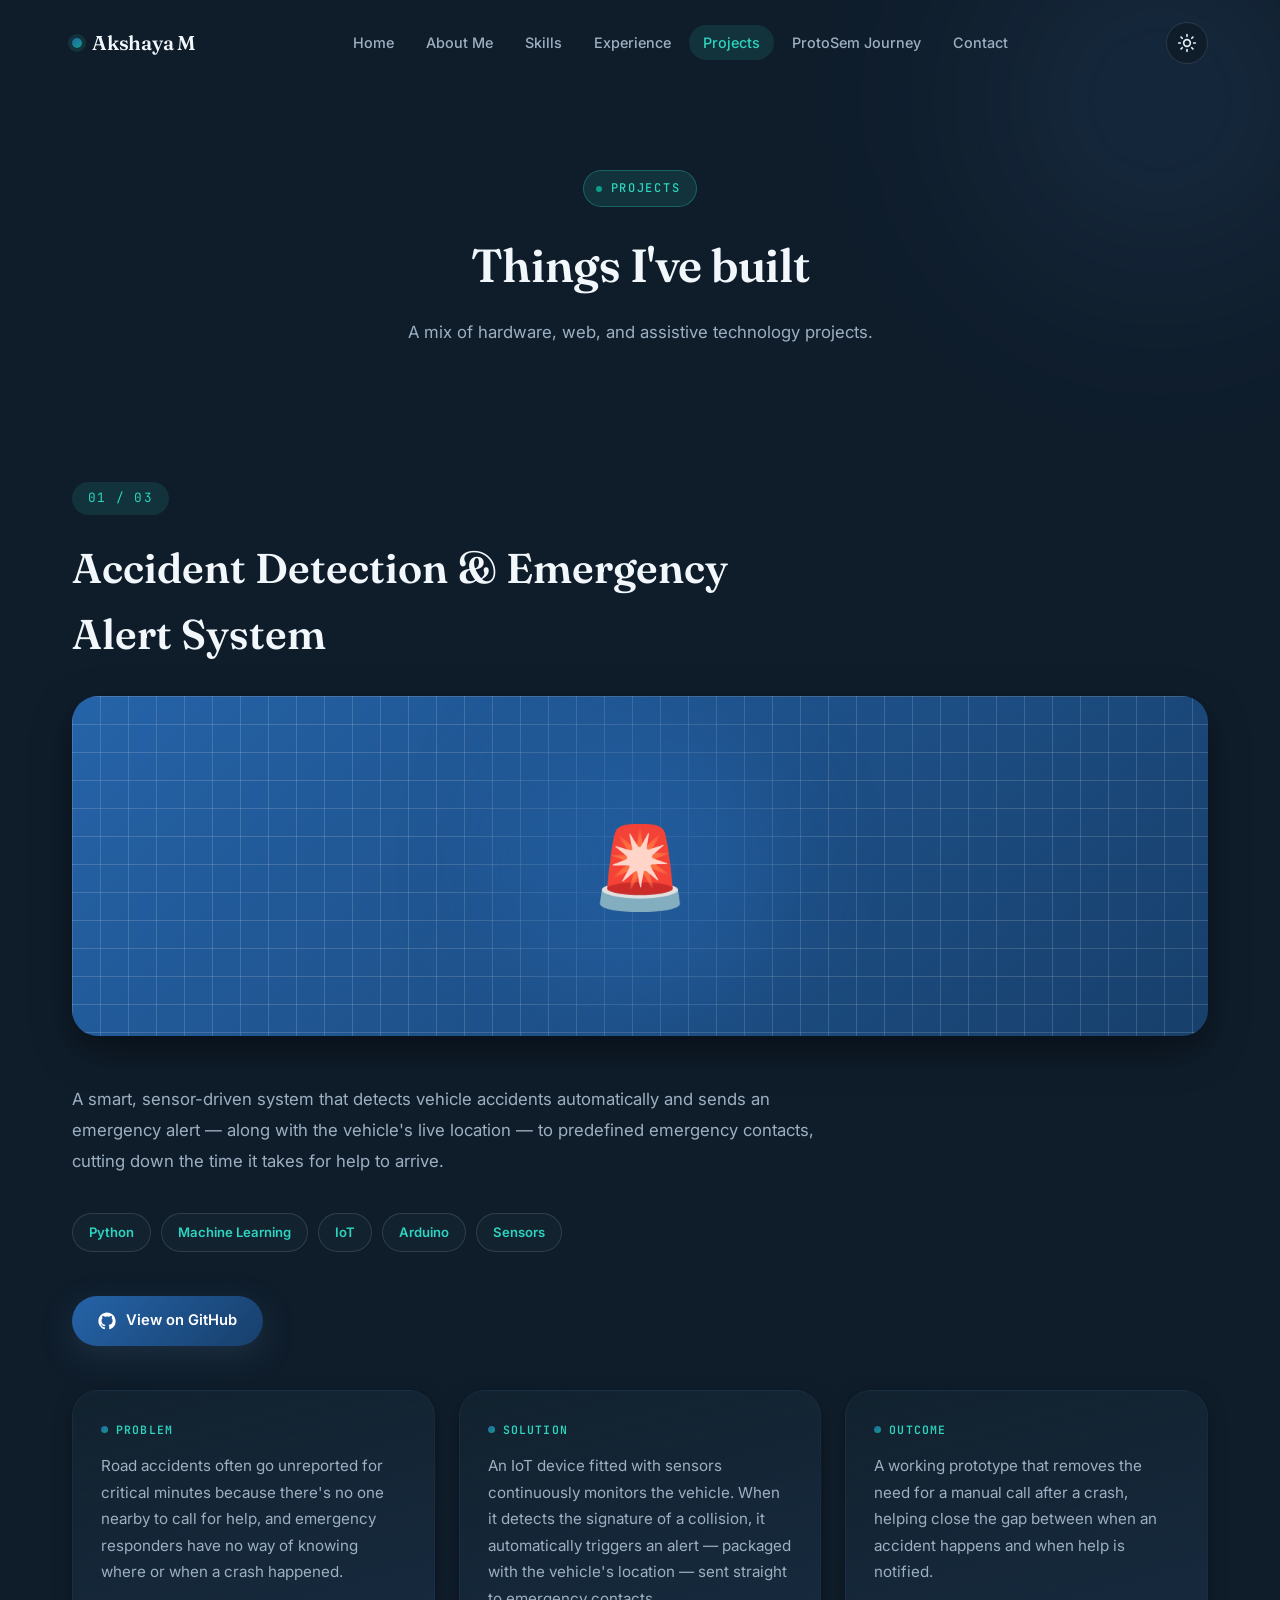
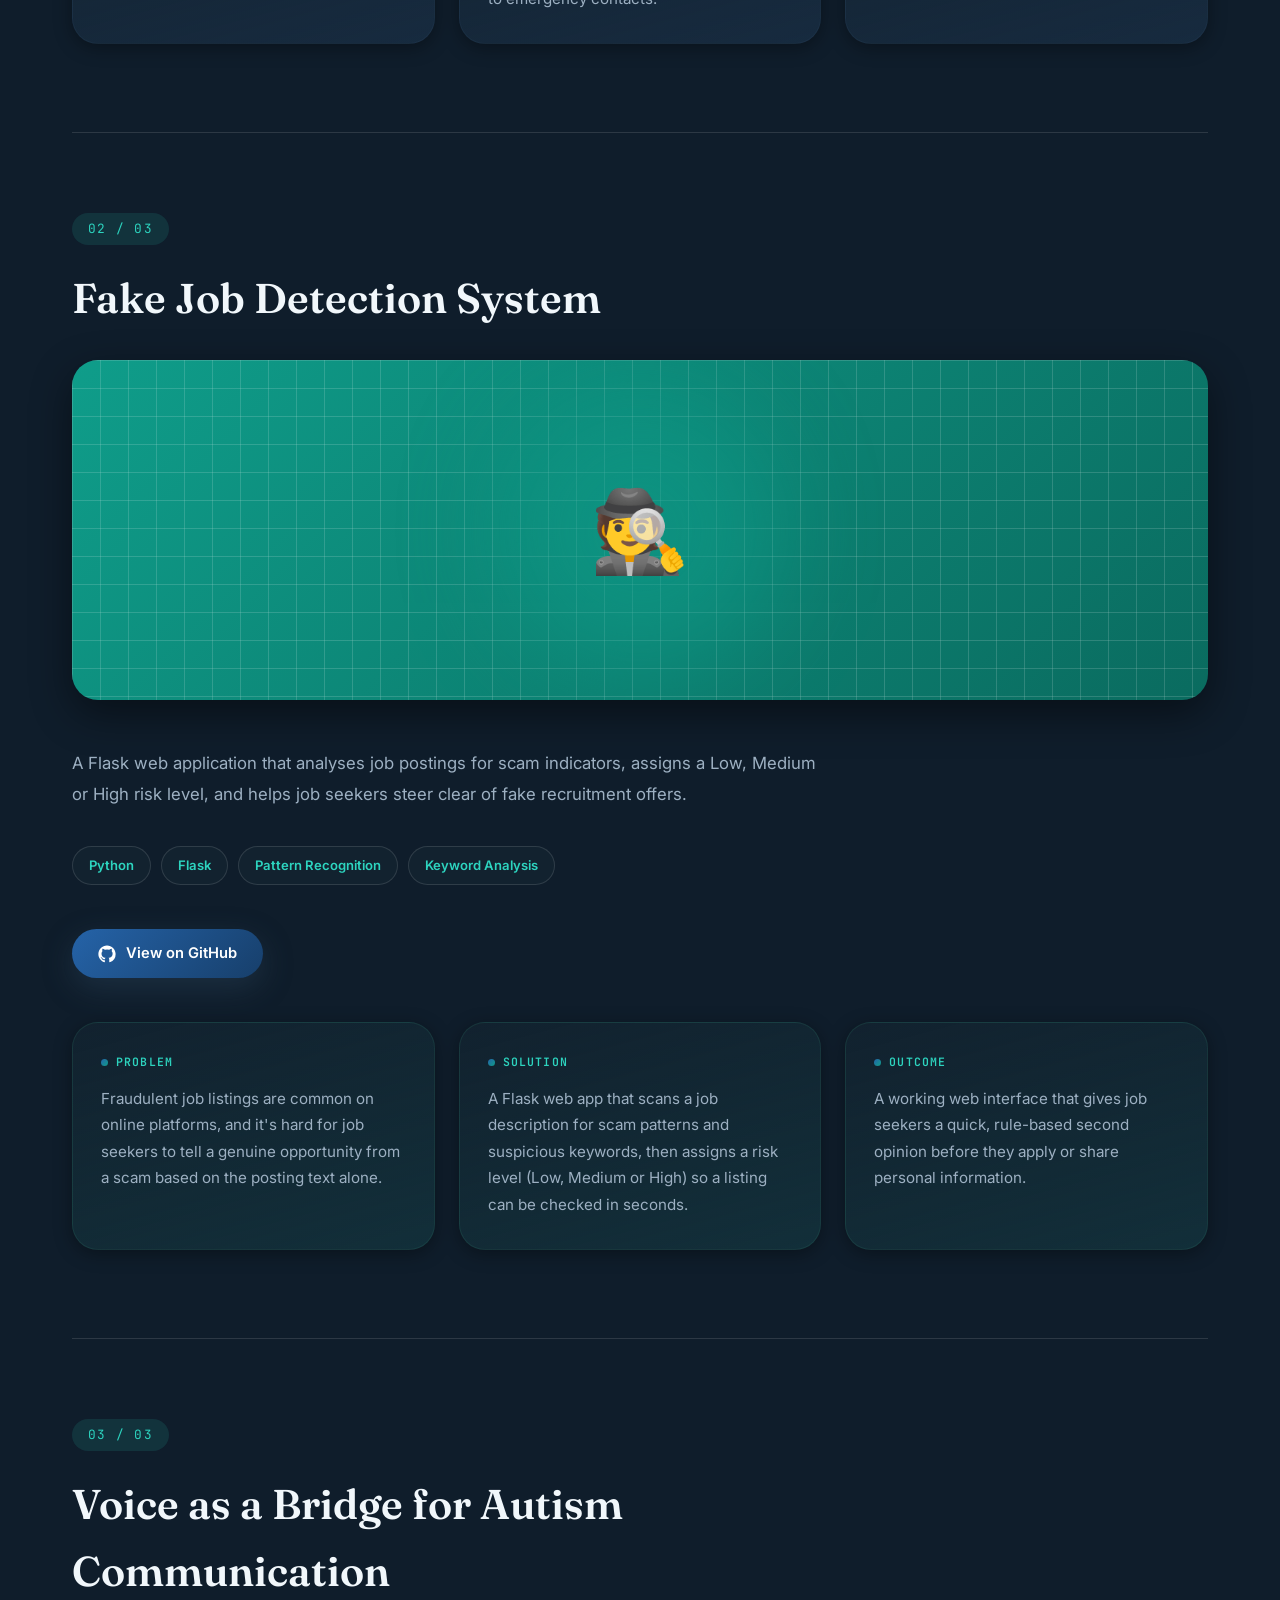
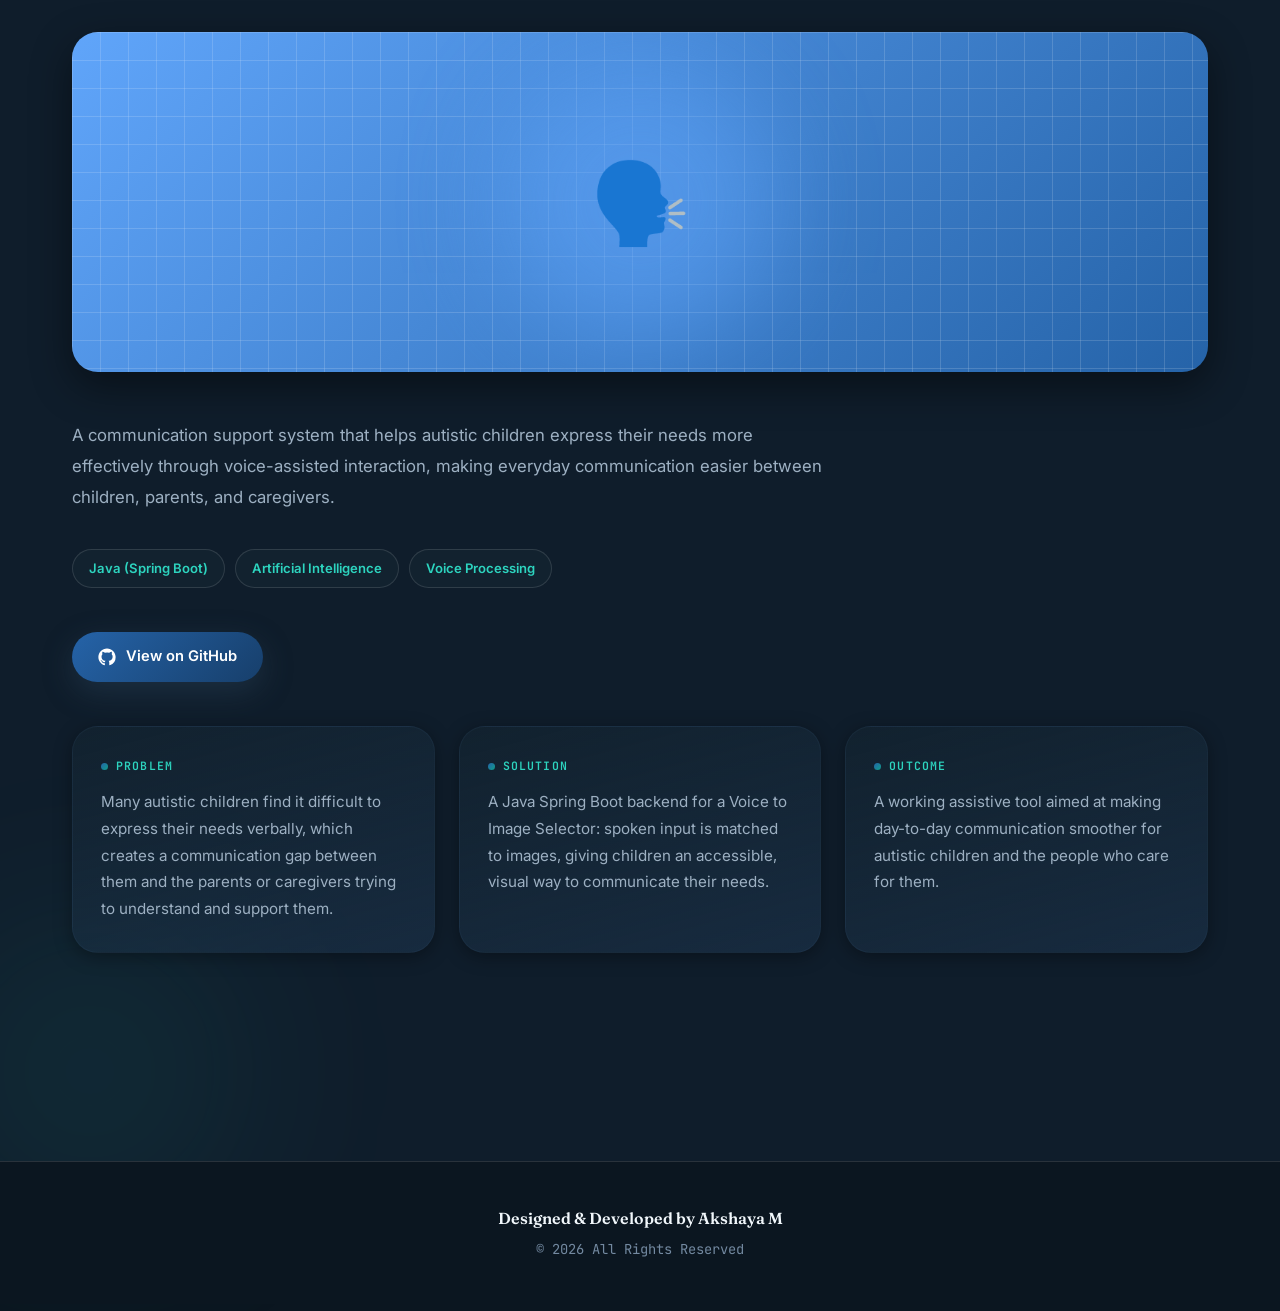
<file: projects.html>
<!DOCTYPE html>
<html lang="en">
<head>
<meta charset="UTF-8">
<meta name="viewport" content="width=device-width, initial-scale=1.0">
<title>Projects — Akshaya M</title>
<script>try{document.documentElement.setAttribute('data-theme',localStorage.getItem('theme')||'dark')}catch(e){document.documentElement.setAttribute('data-theme','dark')}</script>
<link rel="preconnect" href="https://fonts.googleapis.com">
<link rel="preconnect" href="https://fonts.gstatic.com" crossorigin>
<link href="https://fonts.googleapis.com/css2?family=Fraunces:opsz,wght@9..144,300;9..144,500;9..144,600;9..144,700;9..144,800&family=Inter:wght@300;400;500;600;700&family=JetBrains+Mono:wght@400;500&display=swap" rel="stylesheet">
<link rel="stylesheet" href="style.css">
</head>
<body>

<div id="loader"><div class="loader-mark">Akshaya M</div></div>
<div id="scroll-progress"></div>

<nav id="navbar">
  <div class="container nav-inner">
    <a href="index.html" class="logo"><span class="logo-dot"></span>Akshaya M</a>
    <ul class="nav-links" id="navLinks">
      <li><a href="index.html">Home</a></li>
      <li><a href="index.html#about">About Me</a></li>
      <li><a href="index.html#skills">Skills</a></li>
      <li><a href="index.html#experience">Experience</a></li>
      <li><a href="projects.html" class="active">Projects</a></li>
      <li><a href="protosem.html">ProtoSem Journey</a></li>
      <li><a href="contact.html">Contact</a></li>
    </ul>
    <button class="nav-toggle" id="navToggle" aria-label="Toggle menu"><span></span><span></span><span></span></button>
  </div>
</nav>

<section id="projects" class="page-hero-space">
  <div class="sec-blob blue" style="width:560px;height:560px;top:-180px;right:-160px;animation-delay:-6s;"></div>
  <div class="sec-blob teal" style="width:480px;height:480px;bottom:-150px;left:-150px;animation-delay:-1s;"></div>
  <div class="container">
    <div class="section-head reveal">
      <span class="eyebrow">Projects</span>
      <h2 class="section-title">Things I've built</h2>
      <p class="section-sub">A mix of hardware, web, and assistive technology projects.</p>
    </div>

    <!-- ============ PROJECT 01 ============ -->
    <div class="project-showcase reveal">
      <span class="project-index">01 / 03</span>
      <h3 class="project-showcase-title">Accident Detection & Emergency Alert System</h3>

      <div class="project-visual-big pv-1">
        <div class="glow"></div>
        <span class="project-icon-big">🚨</span>
      </div>

      <p class="project-desc-lead">A smart, sensor-driven system that detects vehicle accidents automatically and sends an emergency alert — along with the vehicle's live location — to predefined emergency contacts, cutting down the time it takes for help to arrive.</p>

      <div class="project-tags-row">
        <span class="project-tag">Python</span>
        <span class="project-tag">Machine Learning</span>
        <span class="project-tag">IoT</span>
        <span class="project-tag">Arduino</span>
        <span class="project-tag">Sensors</span>
      </div>

      <div class="project-links">
        <a href="https://github.com/akshayam1207-oss/Automatic-Accident-Alert-System" class="btn btn-primary" target="_blank" rel="noopener"><svg viewBox="0 0 24 24" fill="currentColor"><path d="M12 .5C5.7.5.5 5.7.5 12c0 5.1 3.3 9.4 7.9 10.9.6.1.8-.3.8-.6v-2c-3.2.7-3.9-1.5-3.9-1.5-.5-1.3-1.3-1.7-1.3-1.7-1-.7.1-.7.1-.7 1.2.1 1.8 1.2 1.8 1.2 1 1.8 2.7 1.3 3.4 1 .1-.8.4-1.3.7-1.6-2.6-.3-5.3-1.3-5.3-5.7 0-1.3.5-2.3 1.2-3.1-.1-.3-.5-1.5.1-3.1 0 0 1-.3 3.2 1.2a11 11 0 0 1 5.8 0c2.2-1.5 3.2-1.2 3.2-1.2.6 1.6.2 2.8.1 3.1.8.8 1.2 1.9 1.2 3.1 0 4.4-2.7 5.4-5.3 5.7.4.4.8 1.1.8 2.2v3.2c0 .3.2.7.8.6A11.5 11.5 0 0 0 23.5 12C23.5 5.7 18.3.5 12 .5z"/></svg> View on GitHub</a>
      </div>

      <div class="project-detail-grid">
        <div class="card-cool project-detail-block">
          <div class="project-detail-label"><span class="dot"></span>Problem</div>
          <p class="project-detail-text">Road accidents often go unreported for critical minutes because there's no one nearby to call for help, and emergency responders have no way of knowing where or when a crash happened.</p>
        </div>
        <div class="card-cool project-detail-block">
          <div class="project-detail-label"><span class="dot"></span>Solution</div>
          <p class="project-detail-text">An IoT device fitted with sensors continuously monitors the vehicle. When it detects the signature of a collision, it automatically triggers an alert — packaged with the vehicle's location — sent straight to emergency contacts.</p>
        </div>
        <div class="card-cool project-detail-block">
          <div class="project-detail-label"><span class="dot"></span>Outcome</div>
          <p class="project-detail-text">A working prototype that removes the need for a manual call after a crash, helping close the gap between when an accident happens and when help is notified.</p>
        </div>
      </div>
    </div>

    <!-- ============ PROJECT 02 ============ -->
    <div class="project-showcase reveal">
      <span class="project-index">02 / 03</span>
      <h3 class="project-showcase-title">Fake Job Detection System</h3>

      <div class="project-visual-big pv-2">
        <div class="glow"></div>
        <span class="project-icon-big">🕵️</span>
      </div>

      <p class="project-desc-lead">A Flask web application that analyses job postings for scam indicators, assigns a Low, Medium or High risk level, and helps job seekers steer clear of fake recruitment offers.</p>

      <div class="project-tags-row">
        <span class="project-tag">Python</span>
        <span class="project-tag">Flask</span>
        <span class="project-tag">Pattern Recognition</span>
        <span class="project-tag">Keyword Analysis</span>
      </div>

      <div class="project-links">
        <a href="https://github.com/akshayam1207-oss/fake-job-detection" class="btn btn-primary" target="_blank" rel="noopener"><svg viewBox="0 0 24 24" fill="currentColor"><path d="M12 .5C5.7.5.5 5.7.5 12c0 5.1 3.3 9.4 7.9 10.9.6.1.8-.3.8-.6v-2c-3.2.7-3.9-1.5-3.9-1.5-.5-1.3-1.3-1.7-1.3-1.7-1-.7.1-.7.1-.7 1.2.1 1.8 1.2 1.8 1.2 1 1.8 2.7 1.3 3.4 1 .1-.8.4-1.3.7-1.6-2.6-.3-5.3-1.3-5.3-5.7 0-1.3.5-2.3 1.2-3.1-.1-.3-.5-1.5.1-3.1 0 0 1-.3 3.2 1.2a11 11 0 0 1 5.8 0c2.2-1.5 3.2-1.2 3.2-1.2.6 1.6.2 2.8.1 3.1.8.8 1.2 1.9 1.2 3.1 0 4.4-2.7 5.4-5.3 5.7.4.4.8 1.1.8 2.2v3.2c0 .3.2.7.8.6A11.5 11.5 0 0 0 23.5 12C23.5 5.7 18.3.5 12 .5z"/></svg> View on GitHub</a>
      </div>

      <div class="project-detail-grid">
        <div class="card-warm project-detail-block">
          <div class="project-detail-label"><span class="dot"></span>Problem</div>
          <p class="project-detail-text">Fraudulent job listings are common on online platforms, and it's hard for job seekers to tell a genuine opportunity from a scam based on the posting text alone.</p>
        </div>
        <div class="card-warm project-detail-block">
          <div class="project-detail-label"><span class="dot"></span>Solution</div>
          <p class="project-detail-text">A Flask web app that scans a job description for scam patterns and suspicious keywords, then assigns a risk level (Low, Medium or High) so a listing can be checked in seconds.</p>
        </div>
        <div class="card-warm project-detail-block">
          <div class="project-detail-label"><span class="dot"></span>Outcome</div>
          <p class="project-detail-text">A working web interface that gives job seekers a quick, rule-based second opinion before they apply or share personal information.</p>
        </div>
      </div>
    </div>

    <!-- ============ PROJECT 03 ============ -->
    <div class="project-showcase reveal">
      <span class="project-index">03 / 03</span>
      <h3 class="project-showcase-title">Voice as a Bridge for Autism Communication</h3>

      <div class="project-visual-big pv-3">
        <div class="glow"></div>
        <span class="project-icon-big">🗣️</span>
      </div>

      <p class="project-desc-lead">A communication support system that helps autistic children express their needs more effectively through voice-assisted interaction, making everyday communication easier between children, parents, and caregivers.</p>

      <div class="project-tags-row">
        <span class="project-tag">Java (Spring Boot)</span>
        <span class="project-tag">Artificial Intelligence</span>
        <span class="project-tag">Voice Processing</span>
      </div>

      <div class="project-links">
        <a href="https://github.com/akshayam1207-oss/voice-to-image" class="btn btn-primary" target="_blank" rel="noopener"><svg viewBox="0 0 24 24" fill="currentColor"><path d="M12 .5C5.7.5.5 5.7.5 12c0 5.1 3.3 9.4 7.9 10.9.6.1.8-.3.8-.6v-2c-3.2.7-3.9-1.5-3.9-1.5-.5-1.3-1.3-1.7-1.3-1.7-1-.7.1-.7.1-.7 1.2.1 1.8 1.2 1.8 1.2 1 1.8 2.7 1.3 3.4 1 .1-.8.4-1.3.7-1.6-2.6-.3-5.3-1.3-5.3-5.7 0-1.3.5-2.3 1.2-3.1-.1-.3-.5-1.5.1-3.1 0 0 1-.3 3.2 1.2a11 11 0 0 1 5.8 0c2.2-1.5 3.2-1.2 3.2-1.2.6 1.6.2 2.8.1 3.1.8.8 1.2 1.9 1.2 3.1 0 4.4-2.7 5.4-5.3 5.7.4.4.8 1.1.8 2.2v3.2c0 .3.2.7.8.6A11.5 11.5 0 0 0 23.5 12C23.5 5.7 18.3.5 12 .5z"/></svg> View on GitHub</a>
      </div>

      <div class="project-detail-grid">
        <div class="card-cool project-detail-block">
          <div class="project-detail-label"><span class="dot"></span>Problem</div>
          <p class="project-detail-text">Many autistic children find it difficult to express their needs verbally, which creates a communication gap between them and the parents or caregivers trying to understand and support them.</p>
        </div>
        <div class="card-cool project-detail-block">
          <div class="project-detail-label"><span class="dot"></span>Solution</div>
          <p class="project-detail-text">A Java Spring Boot backend for a Voice to Image Selector: spoken input is matched to images, giving children an accessible, visual way to communicate their needs.</p>
        </div>
        <div class="card-cool project-detail-block">
          <div class="project-detail-label"><span class="dot"></span>Outcome</div>
          <p class="project-detail-text">A working assistive tool aimed at making day-to-day communication smoother for autistic children and the people who care for them.</p>
        </div>
      </div>
    </div>

  </div>
</section>

<footer>
  <div class="container">
    <div class="footer-name">Designed & Developed by Akshaya M</div>
    <div class="footer-copy">© 2026 All Rights Reserved</div>
  </div>
</footer>

<button id="back-to-top" aria-label="Back to top">↑</button>
<script src="script.js"></script>
</body>
</html>
</file>
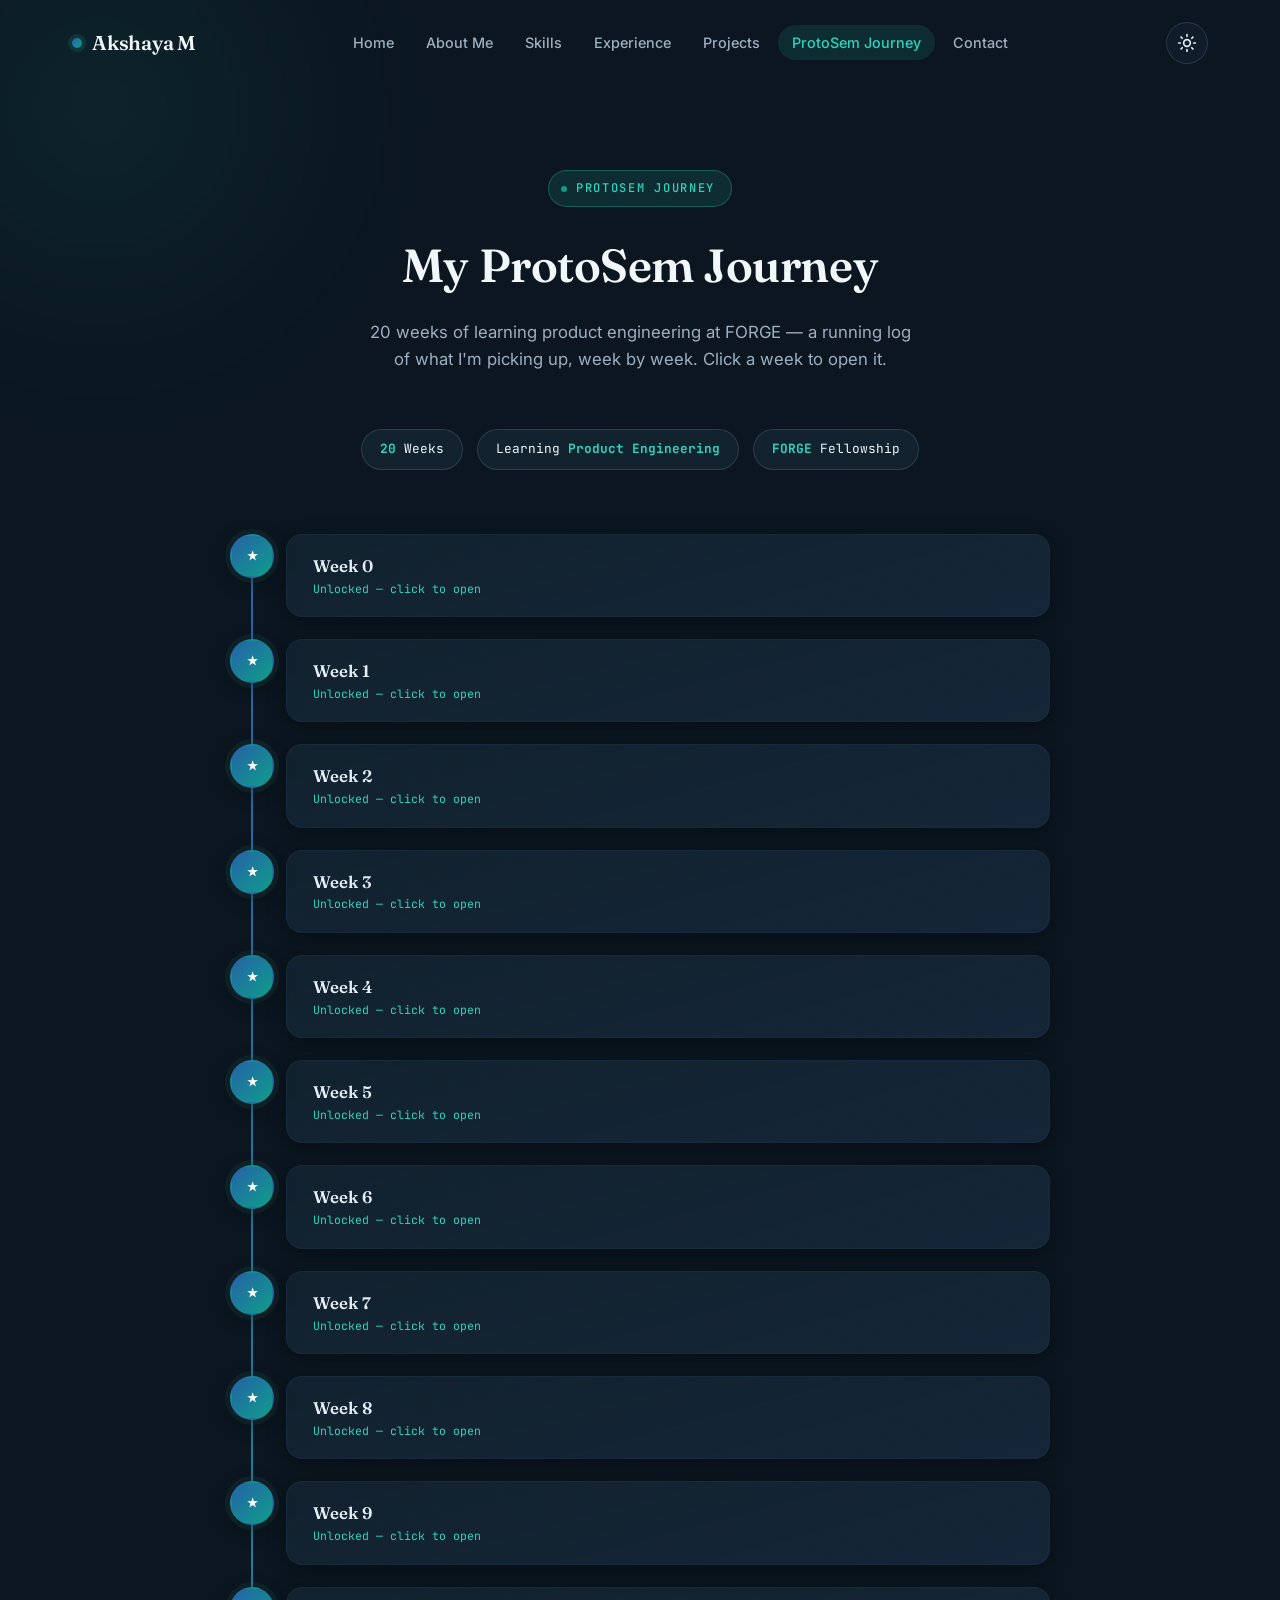
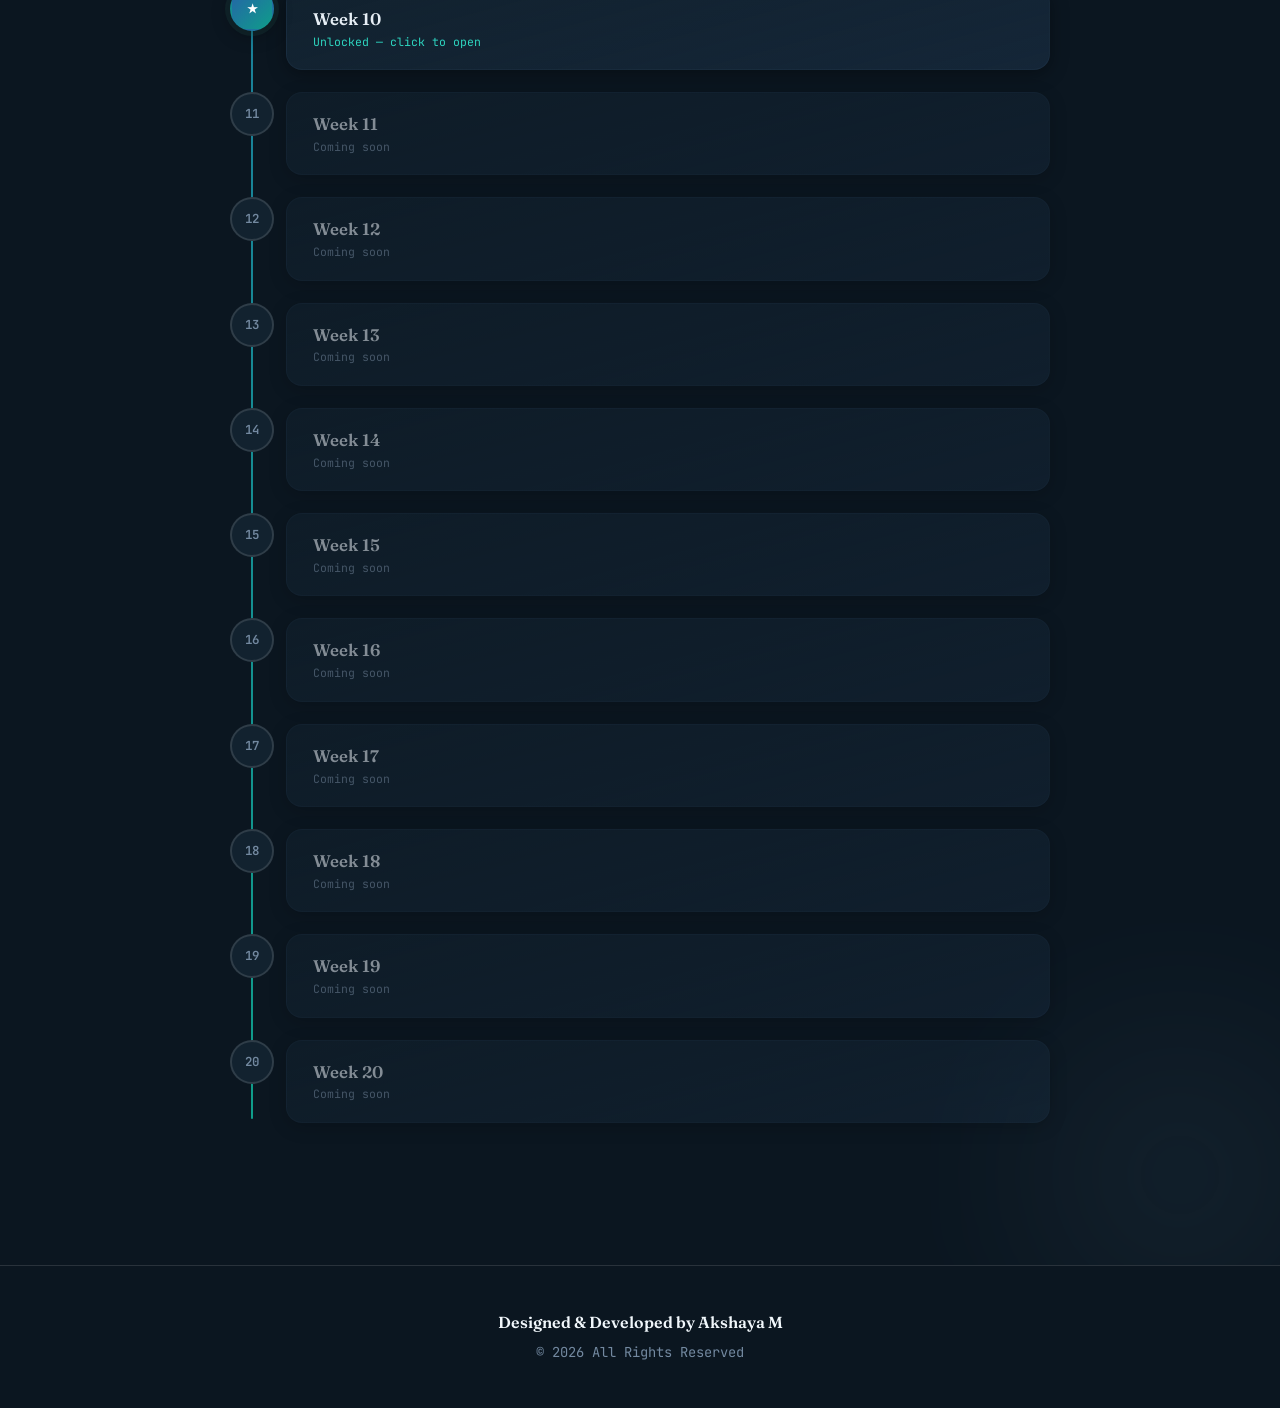
<file: protosem.html>
<!DOCTYPE html>
<html lang="en">
<head>
<meta charset="UTF-8">
<meta name="viewport" content="width=device-width, initial-scale=1.0">
<title>ProtoSem Journey — Akshaya M</title>
<script>try{document.documentElement.setAttribute('data-theme',localStorage.getItem('theme')||'dark')}catch(e){document.documentElement.setAttribute('data-theme','dark')}</script>
<link rel="preconnect" href="https://fonts.googleapis.com">
<link rel="preconnect" href="https://fonts.gstatic.com" crossorigin>
<link href="https://fonts.googleapis.com/css2?family=Fraunces:opsz,wght@9..144,300;9..144,500;9..144,600;9..144,700;9..144,800&family=Inter:wght@300;400;500;600;700&family=JetBrains+Mono:wght@400;500&display=swap" rel="stylesheet">
<link rel="stylesheet" href="style.css">
</head>
<body>

<div id="loader"><div class="loader-mark">Akshaya M</div></div>
<div id="scroll-progress"></div>

<nav id="navbar">
  <div class="container nav-inner">
    <a href="index.html" class="logo"><span class="logo-dot"></span>Akshaya M</a>
    <ul class="nav-links" id="navLinks">
      <li><a href="index.html">Home</a></li>
      <li><a href="index.html#about">About Me</a></li>
      <li><a href="index.html#skills">Skills</a></li>
      <li><a href="index.html#experience">Experience</a></li>
      <li><a href="projects.html">Projects</a></li>
      <li><a href="protosem.html" class="active">ProtoSem Journey</a></li>
      <li><a href="contact.html">Contact</a></li>
    </ul>
    <button class="nav-toggle" id="navToggle" aria-label="Toggle menu"><span></span><span></span><span></span></button>
  </div>
</nav>

<section id="protosem" class="page-hero-space">
  <div class="sec-blob teal" style="width:540px;height:540px;top:-160px;left:-170px;animation-delay:-9s;"></div>
  <div class="sec-blob mist" style="width:460px;height:460px;bottom:-140px;right:-130px;animation-delay:-3s;"></div>
  <div class="container">
    <div class="protosem-hero reveal">
      <span class="eyebrow">ProtoSem Journey</span>
      <h2 class="section-title">My ProtoSem Journey</h2>
      <p class="section-sub" style="margin-left:auto;margin-right:auto;">20 weeks of learning product engineering at FORGE — a running log of what I'm picking up, week by week. Click a week to open it.</p>
    </div>

    <div class="protosem-stats reveal">
      <span class="protosem-stat"><b>20</b> Weeks</span>
      <span class="protosem-stat">Learning <b>Product Engineering</b></span>
      <span class="protosem-stat"><b>FORGE</b> Fellowship</span>
    </div>

    <div class="week-rail reveal" id="weekRail"></div>
  </div>
</section>

<footer>
  <div class="container">
    <div class="footer-name">Designed & Developed by Akshaya M</div>
    <div class="footer-copy">© 2026 All Rights Reserved</div>
  </div>
</footer>

<button id="back-to-top" aria-label="Back to top">↑</button>

<!-- Modal -->
<div class="modal-overlay" id="modalOverlay">
  <div class="modal-box" id="modalBox">
    <button class="modal-close" id="modalClose">✕</button>
    <div id="modalContent"></div>
  </div>
</div>

<script src="script.js"></script>
<script>
/* ---------- ProtoSem week data ---------- */
/* To add or change a week's photo, set the "photo" field on that week's data below:
   photo: {img:'assets/your-image.jpg', caption:'Your caption'}
   Drop the image file into an "assets" folder next to this page and point img at it.
   Leave "photo" out entirely for a week with no image (like Week 1 below).

   To add a ROW OF PHOTOS inside a specific entry (e.g. 4 images before "Key Learnings"),
   use "photoGrid" on that entry instead of "photo":
   photoGrid: [
     {img:'assets/week3-photo1.jpg', caption:'...'},
     {img:'assets/week3-photo2.jpg', caption:'...'},
     {img:'assets/week3-photo3.jpg', caption:'...'},
     {img:'assets/week3-photo4.jpg', caption:'...'}
   ]
   These render 2-per-row automatically.

   To show a ROW OF PHOTOS followed by a VIDEO BELOW them (e.g. Week 7's ESP32 entry),
   use "photoRow" (array, 2 images side by side) together with "video" on the same entry:
   photoRow: [
     {img:'assets/photo1.jpg', caption:'...'},
     {img:'assets/photo2.jpg', caption:'...'}
   ],
   video: {url:'assets/video.mp4', caption:'...'}
   The two photos render side by side first, then the video renders full-width underneath.

   If the video itself is a PORTRAIT/vertical recording (tall phone video), add
   portrait:true to the video object, e.g.:
   video: {url:'assets/vertical-clip.mp4', caption:'...', portrait:true}
   This keeps the video box narrower so it hugs the vertical footage instead of
   stretching it into a wide landscape box with big black bars on both sides.
   Leave portrait out (or false) for normal landscape videos — they're unaffected.

   To put ONE extra photo centred BELOW a photoGrid (e.g. Week 9), add photoCenter to the entry:
   photoCenter: {img:'assets/photo.png', caption:'...'} */
const protosemData = {
  0: {
    title: 'Week 0',
    photo: {img:'assets/week0-zenpencils.png', caption:'Zen Pencils — "Buy the ticket, take the ride" (Hunter S. Thompson / Gavin Aung Than)'},
    entries: [
      {
        heading: 'Advocate (INFJ) Personality Assessment',
        paragraphs: [
          'The 16 Personalities assessment identified my personality type as Advocate (INFJ). Through this assessment, I discovered that I am someone who values purpose, empathy, and continuous self-improvement. I enjoy understanding people, solving meaningful problems, and working towards goals that create a positive impact.',
          'This activity helped me recognize both my strengths and the areas where I need to grow. It motivated me to improve my communication skills, become more confident in expressing my ideas, and develop leadership qualities while staying true to my values.'
        ]
      },
      {
        heading: 'Zen Pencils – The Girl Who Finally Learned to Ride',
        paragraphs: [
          'I read the Zen Pencils story about a girl who struggled to learn cycling but eventually succeeded through determination and persistence. The story highlighted that failure is a natural part of learning and that success comes from continuing to try despite setbacks.',
          'The biggest lesson I learned was that confidence develops through consistent effort rather than immediate success. This inspired me to approach new challenges with patience and to believe that every small step contributes to long-term growth.'
        ]
      },
      {
        heading: 'Product Blog – Duct Cleaning Robot Case Study',
        paragraphs: [
          'I explored a product case study on a duct cleaning robot, which demonstrated how technology can solve practical industrial problems. The case study explained the importance of understanding customer needs before developing a solution and how automation can improve safety, efficiency, and reliability.'
        ],
        listLabel: 'Key Learnings',
        list: [
          'Identifying real-world problems before building a product',
          'Understanding customer pain points through observation',
          'Applying automation to improve efficiency and safety',
          'Following a structured product development process',
          'Designing technology with practical user needs in mind'
        ]
      }
    ],
    reflection: 'Week 0 was about looking inward before looking outward — understanding my own working style through the personality assessment, learning that persistence beats instant success from the Zen Pencils story, and seeing what a structured, customer-first product process actually looks like through the duct cleaning robot case study.'
  },
  1: {
    title: 'Week 1',
    photo:{
        img:'assets/week1.jpeg',
        caption:'Hands-on hardware session involving desoldering, PCB handling, sensors, and Arduino.'
    },
    entries: [
      {
        heading: 'Desoldering Hardware Components',
        paragraphs: [
          'I learned the proper technique for desoldering electronic components from a PCB without damaging the board. This hands-on activity improved my understanding of hardware handling, precision, and safety practices.'
        ]
      },
      {
        heading: '5S Workplace Management',
        paragraphs: [
          'I learned the 5S methodology, which focuses on organizing and maintaining an efficient workplace. It taught me the importance of cleanliness, standardization, and discipline in improving productivity.'
        ]
      },
      {
        heading: 'Sensors and Arduino',
        paragraphs: [
          'I explored the basics of Arduino and different types of sensors used in embedded systems. This session helped me understand how sensors collect data and how Arduino processes it to build smart electronic applications.'
        ],
        listLabel: 'Key Learnings',
        list: [
          'Safe hardware handling and desoldering',
          'Importance of the 5S workplace system',
          'Basics of Arduino programming',
          'Understanding sensor applications',
          'Hardware and software integration'
        ]
      }
    ],
    reflection: 'Week 1 moved from mindset into hands-on hardware — learning to desolder components carefully, running my workspace on 5S principles, and getting comfortable with Arduino and sensors as the building blocks for smart electronics.'
  },
  2: {
    title: 'Week 2',
    entries: [
      {
        heading: 'Innovation & Entrepreneurial Thinking',
        paragraphs: [
          'I attended the YEP Signature Session by Prof. Mukesh Sud, where he shared valuable insights from his books and entrepreneurial journey. The session emphasized that innovation begins with understanding real-world problems, thinking beyond conventional solutions, and continuously learning from experiences.',
          'The talk inspired me to approach challenges with curiosity, creativity, and a problem-solving mindset while understanding how successful products are built around customer needs rather than technology alone.'
        ]
      },
      {
        heading: 'Computational Thinking & Algorithms',
        paragraphs: [
          'Through the "Think Like a Coder" learning series, I explored the fundamentals of computational thinking and problem solving. I practiced writing algorithms to break complex problems into simple, logical steps before implementing a solution.',
          'This activity strengthened my analytical thinking and improved my ability to design structured solutions before writing code.'
        ]
         ,photo: {img:'assets/week2-computational-thinking.jpeg', caption:'Think Like a Coder session'}
      },
      {
        heading: 'Creative Storytelling with Scratch',
        paragraphs: [
          'I learned the basics of Scratch programming by creating interactive animations and simple stories using visual programming blocks. This activity demonstrated how programming concepts such as sequencing, events, and logic can be applied creatively.',
          'Building animations helped me understand the importance of logical flow while making learning engaging and interactive.'
        ]
        , photo: {img:'assets/week2-scratch.png', caption:'Scratch animation project'}
      },
      {
        heading: 'Python Programming Fundamentals',
        paragraphs: [
          'I was introduced to the fundamentals of Python programming, including basic syntax, variables, input/output, conditional statements, loops, and simple programming concepts.',
          'This session provided a strong foundation for understanding programming logic and prepared me for developing software applications.'
        ]
      },
      {
        heading: 'Mobile App Development with MIT App Inventor',
        paragraphs: [
          'I explored MIT App Inventor and began designing a mobile application based on a selected problem statement. I learned how to build user interfaces, connect components using block programming, and understand the complete workflow of mobile application development.',
          'This activity demonstrated how software can be transformed into practical solutions for real-world problems.'
        ]
        , photo: {img:'assets/week2-app-inventor.jpeg', caption:'MIT App Inventor project'}
      },
      {
        heading: 'Design Thinking & Customer Discovery',
        paragraphs: [
          'I attended a session on Innovation Thinking, Design Thinking, Customer Discovery, and Lean Startup. The session explained the importance of identifying genuine customer problems, validating assumptions through user interaction, and developing solutions through continuous iteration.',
          'I learned that successful innovation is driven by understanding users, testing ideas early, and improving products based on customer feedback rather than assumptions.'
        ]
      },
      {
        heading: 'Key Learnings',
        paragraphs: [],
        list: [
          'Innovation starts with understanding customer problems.',
          'Computational thinking simplifies complex challenges.',
          'Algorithm design improves logical problem-solving.',
          'Scratch introduced programming through visual storytelling.',
          'Python strengthened my programming fundamentals.',
          'MIT App Inventor enabled practical mobile app development.',
          'Design Thinking emphasizes empathy and customer-centric innovation.',
          'Lean Startup encourages testing ideas before full-scale development.'
        ]
      }
    ],
    reflection: "Week 2 expanded my understanding from hardware to software, innovation, and product development. I learned that successful products are built by combining logical thinking, creativity, customer understanding, and continuous experimentation. This week strengthened both my technical skills and my ability to think from a user's perspective."
  },
  3: {
    title: 'Week 3',
    entries: [
      {
        heading: 'Electronics Fundamentals & 3D Product Design',
        paragraphs: [
          'Week 3 was a hands-on exploration of electronics fundamentals and 3D product design. I learned the basics of voltage, current, resistance and Ohm\u2019s Law, along with the purpose and behaviour of components such as resistors, capacitors and diodes. The practical activities helped me understand how individual components contribute to an electronic system and why careful handling is important.',
          'Along with electronics, I was introduced to Autodesk Fusion 360, where I explored how physical ideas can be represented digitally. I learned to create 2D sketches, apply dimensions and constraints, and gradually develop them into 3D models using different modelling tools.',
          'The modelling activities helped me understand shape, proportion, curves, dimensions and spatial relationships more clearly. I also experimented with different tools and approaches, corrected mistakes, and refined the models as I progressed. This made the process more than just creating a model\u2014it helped me understand how design develops through observation and iteration.'
        ],
        photoGrid: [
          {img:'assets/Week3-Photo1.png', caption:'Designing and developing a mechanical component in Autodesk Fusion 360'},
          {img:'assets/week3-photo2.png', caption:'Creating a basic 3D car model in Autodesk Fusion 360'},
          {img:'assets/week3-photo3.png', caption:'Developing a bottle model using 2D sketches and 3D modelling tools in Fusion 360'},
          {img:'assets/week3-photo4.png', caption:'Exploring 3D modelling by designing a functional scissor assembly in Fusion 360'}
        ]
      },
      {
        heading: 'Key Learnings',
        paragraphs: [],
        list: [
          'Basic electronics and circuit fundamentals',
          'Voltage, current, resistance and Ohm\u2019s Law',
          'Functions of resistors, capacitors and diodes',
          'Safe and careful handling of electronic components',
          'Introduction to Autodesk Fusion 360',
          'Creating 2D sketches with dimensions and constraints',
          'Converting sketches into 3D forms',
          'Understanding shapes, proportions and spatial relationships',
          'Developing accuracy and attention to detail',
          'Experimenting, identifying mistakes and improving designs',
          'Connecting physical objects with digital product design'
        ]
      }
    ],
    reflection: 'Week 3 helped me understand that engineering involves both designing and experimenting. Working with electronic components gave me exposure to the physical side of engineering, while Fusion 360 introduced me to the digital side of product design. The combination helped me develop a better understanding of how an idea can be observed, designed, modelled, tested and improved through iteration.'
  },
  4: {
    title: 'Week 4',
    entries: [

    {
      heading: 'Fusion 360 — Reference-Based Product Animation',

      paragraphs: [
        'Week 4 began with a hands-on product modelling and animation activity using Autodesk Fusion 360. The objective was to understand how a real-world product can be studied from a reference image, digitally reconstructed, and then converted into an interactive 3D assembly.',

        'For this activity, I selected a bottle as my reference product. I imported the bottle image into Fusion 360 as a canvas and used it as a visual guide while creating the model. I carefully observed the overall proportions, curves, height, width, neck and cap structure of the bottle and tried to reproduce these details as accurately as possible in the 3D environment.',

        'The activity also taught me that modelling is not only about creating the correct shape. Small differences in dimensions, alignment and constraints can affect the final result significantly. By adjusting the model repeatedly, I improved my understanding of accuracy, proportion, assembly structure and motion control in Fusion 360.'
      ],

      photoGrid: [
        {
          img:'assets/week4-photo2.png',
          caption:'Recreating the bottle model in Fusion 360 using a reference image'
        },
        {
          img:'assets/week4-photo1.png',
          caption:'Applying joints and setting motion limits for the bottle cap assembly'
        }
      ],

      listLabel: 'What I Practiced',

      list: [
        'Importing a real product image as a reference canvas',
        'Observing product proportions and physical structure',
        'Creating and refining 3D geometry in Fusion 360',
        'Organizing a model into separate components',
        'Applying joints between components',
        'Setting motion limits for realistic movement',
        'Improving accuracy through repeated adjustments'
      ]
    },


    {
      heading: 'Computer-Controlled Cutting — Laser Cutting',

      paragraphs: [
        'The next session introduced me to computer-controlled manufacturing through laser cutting at the FORGE lab. Unlike digital modelling, where the final result exists mainly inside the software, this activity showed me how a digital design can be converted into an actual physical object using a computer-controlled machine.',

        'I was introduced to RDWorks V8, the software used to prepare and control the laser cutting process. I learned how to import the design, position it correctly, prepare the cutting file and configure parameters required for the machine. I also understood that different operations such as cutting and engraving require different settings.',

        'Each of us selected a design and prepared it for cutting. I worked with the design by checking its outline and making sure it was suitable for the selected material. I then observed how parameters such as cutting speed, laser power and kerf influence the final physical output.',

      ],

      photoGrid: [
        {
          img:'assets/week4-photo3.png',
          caption:'Reference design and vector outline prepared for laser cutting'
        },
        {
          img:'assets/week4-photo4.png',
          caption:'Preparing and configuring the design file in RDWorks V8'
        },
        {
          img:'assets/week4-photo5.jpeg',
          caption:'The CO2 laser cutter operating and cutting the selected design'
        },
        {
          img:'assets/week4-photo6.jpeg',
          caption:'Final physical part produced after the laser cutting process'
        }
      ],

      listLabel: 'What I Learned',

      list: [
        'Basic safety procedures for operating a CO2 laser cutter',
        'Preparing digital designs for computer-controlled manufacturing',
        'Using RDWorks V8 for laser cutting operations',
        'Understanding the difference between cutting and engraving',
        'Understanding the effect of speed and power settings',
        'Understanding kerf and material thickness',
        'Converting a digital design into a physical part',
        'Recognizing real-world manufacturing constraints'
      ]
    },


    {
      heading: 'Animation Recreation — From Reference Video to Fusion 360',

      paragraphs: [
        'For the next activity, I selected a mechanical animation as a reference and attempted to recreate its movement using Autodesk Fusion 360.',

        'I first observed the reference animation carefully and broke the overall movement into smaller steps. Instead of treating the mechanism as one complex movement, I identified the individual components that were rotating or moving and considered how they were connected to each other.',

        'I then recreated the mechanism in Fusion 360 and experimented with different joint types to reproduce the required movement. I used the animation timeline to control the sequence and adjusted the movement until the recreated animation followed the same general behaviour as the reference.',

        'This activity helped me understand how mechanical motion can be represented digitally. I learned that choosing the correct joint and setting suitable motion limits are important for producing natural and controlled movement.',

      ],

      video: {
        url:'assets/week4-animation.mp4',
        caption:'My Fusion 360 animation recreated from the selected reference mechanism'
      },

      photoGrid: [
        {
          img:'assets/week4-photo7.png',
          caption:'Setting up the animation timeline and movement sequence in Fusion 360'
        },
        {
          img:'assets/week4-photo8.png',
          caption:'Final recreated mechanism and animation in Fusion 360'
        }
      ],

      listLabel: 'What I Practiced',

      list: [
        'Observing and analysing mechanical motion',
        'Breaking complex motion into smaller movements',
        'Selecting suitable joints for different components',
        'Setting motion limits and constraints',
        'Using the Fusion 360 animation timeline',
        'Comparing the recreated animation with a reference',
        'Iterating and refining movement for a better result'
      ]
    },


    {
      heading: 'Fun Debate Session',

      paragraphs: [
        'We concluded the week with a fun and interactive debate session. Although it was different from the technical activities, it provided an opportunity to practise an important skill that is equally valuable in product engineering — communication.',

        'During the debate, I had to think quickly, understand the topic, organize my thoughts and express my opinion clearly. Listening to other participants also helped me understand that the same topic can be viewed from different perspectives.',

        'This activity was a refreshing break from the technical sessions while still contributing to my overall development. It helped me practise confidence, quick thinking, active listening and effective communication.'
      ],

    },


    {
      heading: 'Key Learnings',

      paragraphs: [],

      list: [
        'Using reference images to accurately recreate real-world products in Fusion 360',
        'Understanding components, assemblies, joints and motion constraints',
        'Creating controlled movement using Fusion 360 animation tools',
        'Understanding the complete laser cutting workflow at FORGE',
        'Using RDWorks V8 to prepare and control laser cutting jobs',
        'Understanding practical parameters such as speed, power, material thickness and kerf',
        'Converting a digital design into a physical manufactured part',
        'Analysing mechanical movement and recreating it digitally',
        'Improving designs through observation, comparison and iteration',
        'Developing communication, confidence and quick-thinking skills through debate'
      ]
    }

  ],

  reflection:
    'Week 4 was a combination of digital design, physical manufacturing, animation and communication. I moved from recreating a real product in Fusion 360 to understanding how components can be assembled and animated using joints and motion limits. The laser cutting session then showed me how a digital design can be transformed into a physical part while considering real-world manufacturing constraints. Recreating a mechanical animation strengthened my ability to observe movement, break it into smaller actions and represent it digitally. Finally, the debate session reminded me that technical knowledge alone is not enough — being able to communicate ideas, listen to others and confidently explain my thinking is also an important part of becoming a better product engineer.'
  },

5: {
  title: 'Week 5',

  entries: [

    {
      heading: 'Introduction to UI/UX Design & Problem-Based Design Thinking',

      paragraphs: [
        'Week 5 began with an introduction to UI/UX design and the role it plays in creating products that are useful, understandable, and easy for users to interact with.',

        'We were then introduced to Figma, where we learned how designers create and organize interface designs. I explored the basic Figma workspace and became familiar with frames, text, shapes, components, alignment, layout, and how multiple screens can be organized within a design file.',

        'This session gave me a basic understanding of the connection between user research and interface design. It showed me that every screen, button, flow, and interaction should be designed with a clear purpose rather than being added only for visual appearance.'
      ],

      listLabel: 'What I Learned',

      list: [
        'Basic difference between UI and UX',
        'Importance of understanding the user before designing',
        'Basics of the Figma interface and design workspace',
        'Creating and organizing frames and interface elements',
        'Designing with user needs and usability in mind'
      ]
    },


    {
      heading: 'User Research — Survey Design & Data Collection',

      paragraphs: [
        'After understanding the basics of UI/UX, we moved into user research. For the selected problem statement, we had to collect information directly from potential users rather than making assumptions.',

        'We learned about both quantitative and qualitative research methods. Quantitative research helped us collect measurable responses through structured survey questions, while qualitative research helped us understand the reasons, experiences, and emotions behind those responses.',

        'I also learned that user research is not only about collecting data, but also about observing patterns, understanding different perspectives, and identifying the real need behind what users say.'
      ],

      photoGrid: [

     {
      img:'assets/week5-photo2.jpeg',
      caption:'Conducting user research and discussing the selected UI/UX problem statement'
     },

     {
      img:'assets/week5-photo1.png',
      caption:'Collecting and documenting user responses during the survey activity'
     }
     ],

      listLabel: 'Research Skills Practiced',

      list: [
        'Preparing structured survey questions',
        'Understanding quantitative and qualitative research',
        'Collecting responses through forms',
        'Conducting user conversations and interviews',
        'Recording and documenting user feedback',
        'Identifying patterns from user responses'
      ]
    },
       

    {
      heading: 'Working on Our Own Problem Statement — Women Safety',

      paragraphs: [
        'In the next session, we started working on our own team problem statement. Our team focused on women safety, and the activity shifted from a practice problem to a real problem that required deeper understanding and validation.',

        'We discussed the problem within the team and tried to understand the different situations in which women may feel unsafe, the people affected by the problem, and the possible gaps in existing support systems. The team discussion helped us identify different viewpoints and avoid defining the problem too narrowly.',

        'As part of the problem-development process, we started working towards the SRD. This required us to organize the information related to our problem statement in a more structured form and clearly define what we were trying to understand and validate.',

      ]
    },


    {
      heading: 'Field Survey — Collecting Feedback from College Staff & Parents',

      paragraphs: [
        'To validate our women safety problem statement, we moved from planning to actual field research. We prepared a survey form and approached people within the college environment to collect their opinions and experiences related to the problem.',

        'One of our target groups included college staff members and parents, since their perspective is important when understanding safety concerns, awareness, communication, and the kind of support they expect for women and students.',

        'While collecting responses, we interacted directly with participants and explained the purpose of the survey. These conversations helped us understand concerns that may not have been visible during our team discussions.',

      ],
      
      photoGrid: [

     {
      img:'assets/week5-photo3.jpeg',
      caption:'Conducting a field interview and collecting feedback'
     },

     {
      img:'assets/week5-photo4.jpeg',
      caption:'Collecting survey responses and perspectives from college staff'
     }
     ],

      listLabel: 'Field Research Learnings',

      list: [
        'Approaching real users for feedback',
        'Communicating the purpose of a survey clearly',
        'Collecting responses from college staff and parents',
        'Comparing real responses with our initial assumptions',
        'Using evidence to refine the problem statement'
      ]
    },


    {
      heading: 'Key Learnings',

      paragraphs: [],

      list: [
        'UI/UX design begins with understanding users, not with creating screens',
        'Figma provides a structured environment for designing digital interfaces',
        'User research is essential before defining or building a solution',
        'Quantitative surveys help identify patterns across many users',
        'Qualitative interviews help uncover deeper experiences and reasons',
        'Good research questions should be clear, relevant and unbiased',
        'A problem statement must be validated using real user evidence',
        'Team discussions help identify different perspectives and assumptions',
        'SRD preparation helps structure the problem clearly',
        'Field surveys provide practical insights that may not emerge from classroom discussions',
        'Understanding different stakeholders improves the quality of problem validation'
      ]
    }

  ],

  reflection:
    'Week 5 shifted my focus from designing products to understanding the people for whom the product is being designed. The UI/UX introduction helped me understand that a good interface is only meaningful when it is supported by proper user research. Learning Figma gave me exposure to the design side, while preparing surveys, conducting conversations, and collecting responses showed me the research side of the process. Working on our women safety problem statement made the learning more practical because we had to move beyond assumptions and gather real evidence from users and stakeholders. Preparing the SRD, discussing the problem as a team, and collecting feedback from college staff and parents helped me understand how a broad problem can gradually be refined into a clear and validated problem statement. The biggest learning from this week was that before building any solution, it is important to listen, observe, ask the right questions, and understand the problem deeply.'
},

6: {
  title: 'Week 6',

  entries: [

    {
      heading: "Problem Statement and Challenge Brief",
      paragraphs: [
        "This week, we continued working on our selected problem statement by referring to the challenge brief and understanding the requirements of the problem in greater detail.",

        "We reviewed the survey responses and data collected during our user research process to better understand the users' needs, concerns, and expectations. The collected information helped us connect the problem statement with real user perspectives rather than relying only on assumptions.",

        "We also had a discussion with Charath Sir, who provided valuable guidance on understanding the problem, interpreting the collected information, and moving towards a practical solution. His feedback helped us refine our approach and identify the important aspects that should be considered while developing the solution."
      ]
    },

    {
      heading: "Developing the UI/UX Solution",
      paragraphs: [
        "During this session, we focused on developing a UI/UX solution for the finance-tracking problem statement that we had selected.",

        "We worked on the initial structure of the solution and planned the screens and user flow based on the requirements of the selected problem statement. We then created wireframes in Figma to represent the basic layout and interaction flow of the proposed solution.",

        "This activity helped us understand how to move from a problem statement to a practical digital solution. Creating the wireframes also helped us visualize the user journey, organize the required screens, and identify areas that could be improved before developing the final interface."
      ],
      photoGrid: [
        {
          img: "assets/week6-photo1.jpeg",
          caption: "Developing the initial UI/UX solution based on the identified user needs"
        },
        {
          img: "assets/week6-photo2.jpeg",
          caption: "Creating the solution wireframe and user flow in Figma"
        }
      ]
    },

    {
      heading: "Arduino Fundamentals Session",
      paragraphs: [
        "We attended a full-day introductory session on Arduino and basic electronics. The session provided an overview of Arduino-based development and helped us become familiar with the fundamentals required for working with electronic components and microcontroller-based systems.",

        "The session gave us an opportunity to understand the basic workflow involved in building and working with simple Arduino-based electronic projects. It also helped us become more comfortable with practical electronics activities that were later useful during the hands-on sessions."
      ]
    },

    {
      heading: "Soldering and Electronics Assembly",
      paragraphs: [
        "We then moved on to a hands-on electronics activity where each student was provided with individual electronic components and the required materials for assembly. Unlike a team-based activity, this task required each of us to independently complete the given circuit and connections.",

        "We were provided with a soldering machine and the necessary tools and components. We individually placed and soldered the components onto the board, established the required connections, and assembled the circuit carefully.",

        "After completing the soldering and connections, we connected the battery and checked the completed assembly. This activity gave us practical experience in component handling, soldering, circuit connections, and careful individual assembly."
      ],
      video: {
        url: "assets/week6-video.mp4",
        caption: "Soldering and assembling the individual electronics circuit"
      },
      photoGrid: [
        {
          img: "assets/week6-photo3.jpeg",
          caption: "Individual soldering and assembly of the electronic components on the board"
        },
        {
          img: "assets/week6-photo4.jpeg",
          caption: "Completed individual electronics assembly with the required connections and battery"
        }
      ]
    },

    {
      heading: 'Key Learnings',
      paragraphs: [],
      list: [
        'Interpreting a challenge brief in the context of our own problem statement',
        'Using survey and research data to guide product decisions rather than assumptions',
        'Taking structured feedback from a mentor and applying it to refine our approach',
        'Translating a problem statement into an initial UI/UX solution',
        'Planning screens and user flow before creating a wireframe',
        'Creating wireframes in Figma to represent layout and interaction flow',
        'Fundamentals of Arduino-based development and microcontroller systems',
        'Safe and correct use of a soldering machine',
        'Independently placing, soldering, and connecting electronic components',
        'Testing a completed circuit assembly with a battery'
      ]
    }

  ],

  reflection:
    'Week 6 connected the research from the previous week to an actual solution. Going back to the challenge brief with real survey data made the problem statement feel more grounded, and the discussion with Charath Sir helped me see the gaps in our thinking that we couldn\u2019t catch on our own. Moving from that understanding into an initial UI/UX solution and wireframe in Figma showed me how research findings actually translate into screens and flows. The Arduino and soldering sessions were a nice shift back to hands-on hardware work, and doing the soldering and assembly individually rather than in a team pushed me to actually understand and complete every connection myself instead of relying on a teammate. Overall, this week combined problem-solving, design, and hardware skills in a single stretch of learning.'
},

7: {
  title: 'Week 7',

  entries: [

    {
      heading: 'Individual Sensor and Actuator Study',
      paragraphs: [
        'This week, we worked individually on a selected sensor and actuator and prepared a presentation based on their working principles and applications. I selected the LM35 temperature sensor as my sensor and the DC motor as my actuator.',

        'The LM35 is a temperature sensor used to measure temperature and provide a corresponding electrical output. The DC motor is an actuator that converts electrical energy into mechanical motion and can be used where controlled rotational movement is required.',

        'Through this activity, I gained a better understanding of how sensors collect information from the environment and how actuators respond to electrical control signals to produce physical movement. Preparing and presenting the topics also helped me understand the practical role of sensors and actuators in embedded systems.'
      ],
      photo: {
        img: 'assets/week7-photo1.png',
        caption: 'Presentation on the LM35 temperature sensor and DC motor actuator'
      }
    },

    {
      heading: 'Communication Protocols and Team Activity',
      paragraphs: [
        'We continued the Arduino-based learning sessions by exploring communication protocols used in embedded systems. We were introduced to concepts such as SPI, UART, and I\u00b2C, along with the importance of baud rate in serial communication. We learned that different communication protocols are used depending on the type of devices, number of connections, and communication requirements.',

        'We then worked as a team of two on an ESP32-based hands-on activity involving an OLED display and joystick. We explored how the joystick could be used as an input device and how the OLED could be used to display information and graphical output.',

        'As part of the activity, I developed a simple Pac-Man-style game on the OLED display using the ESP32 and joystick. We also displayed our team name on the OLED screen as part of the implementation.',

        'This activity helped us connect the concepts of input, processing, and output in a practical embedded system. It also gave us experience in combining multiple components and developing an interactive application using the ESP32.'
      ],
      /* Row of two photos side by side, then the video renders full-width below them. */
      photoRow: [
        {
          img: 'assets/week7-photo2.jpeg',
          caption: 'ESP32 + OLED display + joystick setup and working prototype'
        },
        {
          img: 'assets/week7-photo3.png',
          caption: 'Reference game image used as inspiration for the Pac-Man style implementation'
        }
      ],
      video: {
        url: 'assets/week7-video.mp4',
        caption: 'Pac-Man style game running on the OLED display via ESP32 and joystick'
      }
    },

    {
      heading: 'Revised Survey and Open-Ended User Research',
      paragraphs: [
        'After receiving guidance from our mentor, we reviewed the questions used in our earlier survey and made the necessary changes to improve the quality and relevance of the responses.',

        'We added and modified questions based on the feedback and included open-ended questions to allow participants to express their opinions and experiences in their own words. We then conducted the revised survey again among students in our college.'
      ]
    },

    {
      heading: 'IoT & Connectivity — Deep Dive',
      paragraphs: [
        'This week also introduced us to IoT and connectivity through three hands-on tasks: turning an ESP32 LED on and off through a web server, using MQTT with Adafruit IO to control an LED and a 230V bulb through a relay from a live dashboard feed, and controlling an on/off switch by voice using IFTTT and Google Assistant.',

        'Because this part of the week involves three separate tasks with their own setup and results, it has its own dedicated page with a full step-by-step breakdown of each task.'
      ],
      link: {
        href: 'iot-journey.html',
        label: 'Explore the IoT & Connectivity Deep Dive'
      }
    },

    {
      heading: 'Firebase-Connected Smart IoT Dashboard',
      paragraphs: [
        'Building on the IoT tasks above, I also built a complete Firebase-backed dashboard for the same ESP32 setup — a hosted, login-protected web app that shows live sensor readings and lets me control the bulb from the browser, plus a full history view with CSV export.',

        'This involved two more tasks: creating and deploying the Firebase project itself (Hosting, Authentication, and the Realtime Database), and then integrating the ESP32 firmware so its sensor data and bulb state actually show up on that dashboard live.',

        'Because this also involves its own setup and a good number of steps, it has its own dedicated page — same format as the IoT deep dive above.'
      ],
      link: {
        href: 'firebase-project.html',
        label: 'Explore the Firebase Dashboard Project'
      }
    },

    {
      heading: 'RTOS & Embedded Systems Session',
      paragraphs: [
        'We had a session on RTOS (Real-Time Operating System) and embedded systems, where we learned how RTOS helps manage multiple tasks on a microcontroller by scheduling them based on priority and timing instead of running everything in a single sequential loop like a normal Arduino program.',

        'As a hands-on activity, we worked with an IR sensor and an LED to understand task scheduling in practice — observing how the system could handle sensing and output as separate tasks, and how this concept of task scheduling is important in real embedded applications where multiple operations need to happen reliably at the same time.'
      ]
     
      ,
      photoRow: [
        { img: 'assets/week7-photo4.png', caption: 'RTOS setup: Interfacing the microcontroller with an IR sensor and LED' },
        { img: 'assets/week7-photo5.jpeg', caption: 'Assembled Hardware Prototype: ESP32, GPS module, and sensor connections on the breadboard.' }
      ],
      video: {
        url: 'assets/week7-rtos-video.mp4',
        caption: 'Working demonstration (Video): Demonstrating sensor-based LED control with RTOS task execution.',
        portrait: true
      }
      
    },

    {
      heading: 'Key Learnings',
      paragraphs: [],
      list: [
        'Learned how sensors and actuators work together in embedded systems through individual study of the LM35 temperature sensor and DC motor.',
        'Understood communication protocols such as SPI, UART, and I²C, and the role of baud rate in serial communication.',
        'Built a simple Pac-Man style game on an OLED display using ESP32 and a joystick, combining input, processing, and output in one system.',
        'Improved survey design skills by revising questions and adding open-ended questions based on mentor feedback.',
        'Gained hands-on experience with IoT connectivity — web servers, MQTT with Adafruit IO, relays, and voice control through IFTTT and Google Assistant.',
        'Built and deployed a complete Firebase-backed IoT dashboard with Hosting, Authentication, and Realtime Database, integrated with live ESP32 sensor data.',
        'Understood the basics of RTOS and task scheduling, and how real-time operating systems manage multiple tasks on embedded hardware.'
      ]
    }

  ],

  reflection:
    'Week 7 brought together almost everything from the earlier weeks into one connected stretch of learning — sensors and actuators, communication protocols, a hands-on ESP32 project, improved research methods, and a deep dive into IoT connectivity and cloud-connected dashboards. Building the Firebase dashboard on top of the IoT tasks showed me how a project grows from individual working parts into one complete system, while the RTOS session gave me a glimpse into how real embedded systems manage multiple tasks reliably. Overall, this week felt like a turning point where hardware, software, and cloud all came together in a single project.'
},

8: {
  title: 'Week 8',

  entries: [

    {
      heading: 'PS POC Development and Customer Discovery',
      paragraphs: [
        'We continued developing and testing our Problem Statement (PS) Proof of Concept (POC). Our work included soldering the electronic components onto a dot board, assembling the GPS module, and testing GPS location functionality under open-sky conditions. We also explored BLE communication range within the college campus and worked on app enhancements.',

        'Alongside hardware development, we reviewed customer discovery survey responses, documented feedback, and verified the Statement of Work (SOW) with the Single Point of Contact (SPOC). We also began measuring and identifying mechanical enclosure requirements, including drilling and component placement.'
      ],
      listLabel: 'Key Activities',
      list: [
        'Soldered and assembled components for the first hardware iteration.',
        'Tested GPS location functionality and BLE communication range.',
        'Worked on app improvements based on project needs.',
        'Reviewed customer discovery surveys and documented feedback.',
        'Verified the SOW with the SPOC and explored mechanical enclosure requirements.'
      ]
      
      ,
      photo: { img: 'assets/week8-photo1.png', caption: 'POC Hardware Iteration: Dot-board assembly and soldering of the GPS and controller components.' }
      
    },

    {
      heading: 'Introduction to Robotics and Robot Selection',
      paragraphs: [
        'We were introduced to the fundamentals of robotics, including basic robot concepts and different types of robot navigation. We then worked in teams to evaluate suitable robot configurations based on the given requirements and a credit limit of 100.',

        'After comparing the available options, our team selected SCARA and Cartesian robots for further consideration based on our project requirements and the selection constraints.'
      ],
      listLabel: 'Key Activities',
      list: [
        'Learned the fundamentals of robotics and robot navigation.',
        'Explored different robot types and their applications.',
        'Evaluated robot options against the given requirements and credit limit.',
        "Selected SCARA and Cartesian robots for our team's proposed solution."
      ]
      
      ,
      photo: { img: 'assets/week8-photo2.png', caption: 'Evaluating robot specifications against factory requirements and the available credit limit.' }
      
    },

    {
      heading: 'Ubuntu Setup and ROS 2 Fundamentals',
      paragraphs: [
        'We installed and configured Ubuntu on our personal laptops using Oracle VirtualBox and began learning Robot Operating System 2 (ROS 2). We explored basic terminal commands, workspace organization, package creation, and the process of building ROS 2 packages.',

        'As an introductory hands-on exercise, we launched TurtleSim and experimented with controlling the simulated turtle. We then created a Python-based ROS 2 package in Visual Studio Code and implemented a node that commands the turtle to draw my name, AKSHAYA, in the simulation.'
      ],
      listLabel: 'Key Activities',
      list: [
        'Set up Ubuntu in a virtual machine using Oracle VirtualBox.',
        'Learned basic Linux terminal commands and ROS 2 workspace structure.',
        'Created and built a ROS 2 package.',
        'Launched TurtleSim and explored turtle movement.',
        'Developed and executed a Python ROS 2 node to draw my name in TurtleSim.'
      ]
      
      ,
      photoGrid: [
        { img: 'assets/week8-photo3.png', caption: 'Setting up Ubuntu and exploring ROS 2 using VirtualBox.' },
        { img: 'assets/week8-photo4.jpeg', caption: 'Learning ROS 2 commands and drawing patterns using TurtleSim.' },
        { img: 'assets/week8-photo5.jpeg', caption: 'ROS 2 Programming: Creating a Python package to draw my name in TurtleSim.' },
        { img: 'assets/week8-photo6.jpeg', caption: 'Executing a custom ROS 2 node to draw “AKSHAYA” in the simulation.' }
      ]
      
    },

    {
      heading: 'Robot Modelling with Fusion 360 and',
      paragraphs: [
        'We explored robot modelling using Fusion 360 and worked on designing a robot model for simulation. We then exported the model and prepared to use it within the Ubuntu environment, where we installed Gazebo and explored its role in robotics simulation.',

        'This activity introduced us to the workflow of connecting 3D robot design with simulation tools, providing a foundation for studying robot structure and behaviour in a virtual environment.'
      ],
      listLabel: 'Key Activities',
      list: [
        'Designed a robot model using Fusion 360.',
        'Exported the model for use in a simulation workflow.',
        'Installed Gazebo in the Ubuntu environment.',
        'Explored how robot modelling and simulation tools support robotics development.'
      ]
      ,
      photo: { img: 'assets/week8-photo7.png', caption: 'Fusion 360 Robot Model: 3D robot design prepared for simulation.' }
      
    },

    {
      heading: 'Key Learnings',
      paragraphs: [],
      list: [
        'Gained practical experience in hardware assembly, soldering, GPS testing, and BLE range testing.',
        'Understood the importance of customer discovery, feedback documentation, and validating project requirements with the SPOC.',
        'Improved my understanding of robot types, navigation concepts, and requirement-based robot selection.',
        'Learned the basics of Ubuntu, ROS 2 workspaces, packages, terminal commands, and package building.',
        'Developed a simple ROS 2 Python node to control TurtleSim and draw my name.',
        'Explored the workflow from 3D robot modelling in Fusion 360 to simulation using Gazebo.'
      ]
    }

  ],

  reflection:
    'Week 8 helped me connect hardware prototyping, customer research, software development, and robotics simulation. Testing GPS and BLE functionality gave me practical exposure to our POC, while documenting customer feedback helped me understand the importance of validating a solution against user needs. The ROS 2 sessions strengthened my confidence in working with Linux commands, Python nodes, and simulation tools. Overall, this week broadened my understanding of how hardware, applications, and robotics software can work together to develop and validate a complete engineering solution.'
}
,

9: {
  title: 'Week 9',

  entries: [

    {
      heading: 'SIH Internal Hackathon — Problem Selection, Review & Solution Refinement',
      paragraphs: [
        'This week focused on the Smart India Hackathon (SIH) internal hackathon at our college, where our team selected our own problem statement from the available options and worked towards securing a place in the final selection of teams representing the college at the national-level Smart India Hackathon.',

        'We presented our problem statement, proposed solution, technical approach, and proof of concept (POC) to the reviewers. We received positive feedback during the initial review, which encouraged us to strengthen our solution further. Based on the review process, we prepared more deeply for possible technical questions, refined our presentation, and improved how we communicated the problem, innovation, feasibility, and expected impact of our solution.'
      ],
      photoGrid: [
        { img: 'assets/week9-photo1.png', caption: 'Proof of Concept (POC) presented to the reviewers: microcontroller board, GPS module, battery and push button assembled on a perfboard.' },
        { img: 'assets/week9-photo3.jpeg', caption: 'Mobile application: the Kavalan Safety emergency screen and the Safety Scanner that listens for nearby emergency signals.' }
      ],
      listLabel: 'Key Activities',
      list: [
        'Selected our own problem statement from the available SIH options.',
        'Presented the problem, proposed solution, technical approach and POC to the reviewers.',
        'Received positive feedback in the initial review and used it to strengthen the solution.',
        'Prepared for possible technical questions on feasibility and implementation.',
        'Refined the presentation to clearly communicate the problem, innovation, feasibility and expected impact.'
      ]
    },

    {
      heading: '36-Hour Hackathon — Prototype Development',
      paragraphs: [
        'The internal selection process progressed into an intensive 36-hour hackathon, during which our team worked continuously on developing and refining our proposed solution. We received regular mentor and reviewer visits at our workspace, giving us opportunities to explain our progress, discuss challenges, and improve our implementation.',

        'Our major focus was enhancing the application, developing the hardware prototype, and working on the product enclosure through 3D printing. I also worked on designing the wearable components, including a ring and wristband, using Fusion 360, to explore the physical form and integration of our proposed solution.',

        'Throughout the hackathon, we coordinated our work across the software, hardware, and mechanical aspects of the project. The experience helped us understand the importance of rapid prototyping, teamwork, iterative development, and presenting a solution that connects the problem statement with a practical implementation.'
      ],
      photoGrid: [
        { img: 'assets/week9-photo2.png', caption: 'Product enclosure: Fusion 360 design, the 3D-printed case, and the hardware prepared to fit inside.' },
        { img: 'assets/week9-photo4.png', caption: 'Wearable form concepts designed in Fusion 360: a wristband (left) and a ring (right).' }
      ],
      photoCenter: { img: 'assets/week9-photo5.jpeg', caption: 'The 36-hour SIH internal hackathon in progress, with teams building and refining their prototypes.' },
      listLabel: 'What I Worked On',
      list: [
        'Enhanced the mobile application alongside the team.',
        'Developed and refined the hardware prototype.',
        'Worked on the 3D-printed product enclosure.',
        'Designed a ring and wristband in Fusion 360 to explore the wearable form.',
        'Explained progress and challenges to mentors and reviewers during their visits.',
        'Coordinated software, hardware and mechanical work in parallel under time pressure.'
      ]
    },

    {
      heading: 'Key Learnings',
      paragraphs: [],
      list: [
        'Improved my ability to present and defend a problem statement and proposed solution during technical reviews.',
        'Learned to use reviewer feedback to refine the solution and prepare for challenging technical questions.',
        'Gained experience in rapid application development, hardware integration, and 3D-printed enclosure development.',
        'Explored wearable product design by modelling a ring and wristband in Fusion 360.',
        'Strengthened my understanding of teamwork, time management, and iterative prototyping during an intensive hackathon.',
        'Learned to communicate innovation, feasibility and expected impact clearly to reviewers.',
        'Understood how software, hardware and mechanical design must come together to make a complete, usable product.'
      ]
    }

  ],

  reflection:
    'The SIH internal hackathon was a valuable opportunity to move beyond planning and work intensively towards a functional proof of concept. The positive feedback from reviewers motivated us to improve our approach, while repeated reviews encouraged us to think critically about feasibility, implementation, and real-world use. Working through the 36-hour development period strengthened my confidence in presenting technical ideas, collaborating with teammates, and contributing to both the digital and physical aspects of a product. This experience also helped me understand that successful innovation requires continuous testing, feedback, and refinement.'
}
,

10: {
  title: 'Week 10',

  entries: [

    {
      heading: 'ASADI Session — AI Video Pre-Production Studio',
      paragraphs: [
        'During the ASADI session, I received the problem statement AI Video Pre-Production Studio, which focuses on helping creators convert scripts into structured video production plans. I developed a website using Antigravity to organize the workflow from script analysis to scene breakdowns, shot lists, camera directions, props, and B-roll requirements.'
      ],
      photoGrid: [
        { img: 'assets/week10-photo1.png', caption: 'FrameFlow AI: the AI Video Pre-Production Studio home page, turning a script into a shoot-ready plan.' },
        { img: 'assets/week10-photo2.png', caption: 'Project History: saved production blueprints showing the scenes, shots and duration of each project.' }
      ],
      listLabel: 'Key Points',
      list: [
        'Every participant received one individual problem statement; mine was the AI Video Pre-Production Studio.',
        'Built the website using Antigravity, from script input to a complete production plan.',
        'The workflow covers script analysis, scene breakdowns, shot lists, camera directions, props and B-roll.',
        'Added a project history view to manage and reopen saved production blueprints.'
      ]
    },

    {
      heading: 'ASADI Session — How AI Works & Using It in Our Careers',
      paragraphs: [
        'We also attended a session explaining how AI works and how to use it usefully in our future careers. It helped me see AI as a practical tool that I can apply in my own projects and professional work.'
      ],
      listLabel: 'Key Points',
      list: [
        'Understood the basic idea of how AI models work and what they can and cannot do.',
        'Learned how to use AI as a support tool for building, researching and presenting.',
        'Saw how AI skills can be applied in software, product and innovation careers.',
        'Realised that understanding how AI works leads to using it more effectively.'
      ]
    },

    {
      heading: 'LangChain, LangSmith & AI Workflow Integration',
      paragraphs: [
        'I worked on integrating LangChain-based AI workflows and LangSmith observability into the AI Video Pre-Production Studio. This included tracing and monitoring agent execution to improve workflow visibility and support debugging. I also began exploring the development of a team-based SaaS product.'
      ],
      photoGrid: [
        { img: 'assets/week10-photo3.png', caption: 'LangSmith trace of the Production Planner Agent, showing its input, nested model calls and run time.' },
        { img: 'assets/week10-photo4.png', caption: 'Shot List Agent output: a shot-by-shot breakdown with camera angle, lens, movement and audio for each shot.' }
      ],
      listLabel: 'Key Points',
      list: [
        'Integrated LangChain-based AI agents into the production planning workflow.',
        'Used LangSmith to trace and monitor every agent run.',
        'Improved workflow visibility and made debugging easier.',
        'Understood why observability matters when several AI agents work together.',
        'Began exploring how the project could grow into a team-based SaaS product.'
      ]
    },

    {
      heading: 'SIH 2026 — Final Submission Preparation',
      paragraphs: [
        'Following our selection through the college-level SIH internal hackathon, our team prepared the final submission for SAKHI: Your Friend on Every Journey, a women and child safety solution. We refined our proposed solution, structured the presentation according to the official six-slide SIH format, and created a four-minute video demonstrating the problem, our approach, and the proposed solution.'
      ],
      listLabel: 'Submission Details',
      list: [
        'Problem Statement Title: Women Safety: Personal Safety and Emergency Alert System for Women.',
        'Theme: IoT and Embedded Hardware.',
        'Category: Hardware + Software.',
        'Team ID: 80 · Team Name: Sheildher.'
      ]
    },

    {
      heading: 'SIH 2026 — My Contribution to the Submission',
      paragraphs: [
        'Along with the team, I worked on the content of the presentation and on the visuals for the demo video, so that the problem and the solution could be explained clearly and professionally.'
      ],
      listLabel: 'What I Worked On',
      list: [
        'Prepared the PPT content following the official six-slide SIH format.',
        'Worked on the video cover for the keychain prototype demo.',
        'Searched for reference links to support the problem statement and solution.',
        'Collected and selected photos for the presentation and the video.',
        'Used AI animation to create visuals for the video cover and storytelling.'
      ]
    },

    {
      heading: 'Solution Demonstration & Prototype Presentation',
      paragraphs: [
        'To make our presentation more engaging, we created an animated video with voice-over to explain the real-world safety problem and our proposed solution. We also used 3D printing to create a keychain prototype as a physical representation of our concept for the video demonstration.'
      ],
      photoGrid: [
        { img: 'assets/week10-photo5.png', caption: 'SIH 2026 submission details: problem statement, theme, category and team information.' },
        { img: 'assets/week10-photo6.jpeg', caption: '3D-printed keychain prototype with the microcontroller, battery and circuit fitted inside the enclosure.' }
      ],
      listLabel: 'Key Points',
      list: [
        'Created an animated video with voice-over to explain the real-world safety problem.',
        'Used the animation to walk through the proposed solution step by step.',
        '3D-printed a keychain prototype as a physical representation of the concept.',
        'Used the prototype in the demo video to show how the idea would look in real use.'
      ]
    },

    {
      heading: 'Learning Outcomes',
      paragraphs: [],
      list: [
        'Built an AI-powered web application using Antigravity.',
        'Explored LangChain agents and LangSmith tracing.',
        'Improved my understanding of AI workflow development and observability.',
        'Learned how AI works and how to use it usefully in a future career.',
        'Contributed to SIH presentation preparation and video storytelling.',
        'Practised finding reliable references and preparing visuals for a presentation.',
        'Explored 3D printing and AI animation to support the demonstration.',
        'Strengthened my skills in problem-solving, technical communication, and project presentation.',
        'Learned to present a solution within a strict official format and a four-minute video.'
      ]
    }

  ],

  reflection:
    'Key takeaway: Week 10 connected AI application development with innovation, prototyping, and the final-stage preparation of our SIH 2026 submission. Building the AI Video Pre-Production Studio showed me how an AI product is more than a single prompt: it is a set of agents working together, and tools like LangSmith make that work visible and easier to debug. The session on how AI works helped me think about using AI usefully in my future career. Preparing the SIH submission taught me to compress a whole idea into six slides and a four-minute video, while the AI animation and the 3D-printed keychain prototype showed me how visuals and a physical object can make a concept feel real. Overall, this week pushed me to move between software, AI, storytelling and hardware in the same few days.'
}
};

const TOTAL_WEEKS = 20;
const weekRail = document.getElementById('weekRail');

for(let w = 0; w <= TOTAL_WEEKS; w++){
  const isActive = Object.prototype.hasOwnProperty.call(protosemData, w);
  const stop = document.createElement('div');
  stop.className = 'week-stop' + (isActive ? ' active' : ' locked');
  stop.innerHTML = `
    <div class="week-node">${isActive ? '★' : w}</div>
    <div class="card-cool week-row">
      <div>
        <div class="week-row-title">Week ${w}</div>
        <div class="week-row-status">${isActive ? 'Unlocked — click to open' : 'Coming soon'}</div>
      </div>
      <span class="week-row-arrow">→</span>
    </div>
  `;
  stop.addEventListener('click', () => openWeekModal(w));
  weekRail.appendChild(stop);
}

function openWeekModal(week){
  const data = protosemData[week];
  if(!data){
    openModal(`
      <span class="modal-week">Week ${week}</span>
      <h3 class="modal-title">Coming Soon</h3>
      <div class="modal-placeholder">Content will be updated every week.</div>
    `, true);
    return;
  }

  const photoHtml = data.photo ? `
    <figure class="week-photo-figure">
      <img src="${data.photo.img}" alt="${data.photo.caption}">
      <figcaption class="week-photo-caption">${data.photo.caption}</figcaption>
    </figure>
  ` : '';

  const entriesHtml = data.entries.map(entry => `
    <div class="modal-entry">
      <h4>${entry.heading}</h4>
      ${entry.paragraphs.map(p => `<p>${p}</p>`).join('')}
      ${entry.photoRow ? `
  <div class="week-photo-grid">
    ${entry.photoRow.map(p => `
      <figure class="week-photo-grid-item">
        <img src="${p.img}" alt="${p.caption}">
        <figcaption class="week-photo-caption">${p.caption}</figcaption>
      </figure>
    `).join('')}
  </div>
  ${entry.video ? `
    <div class="week-video-wrap${entry.video.portrait ? ' portrait' : ''}">
      <video controls preload="metadata" playsinline class="week-local-video" title="${entry.video.caption}">
        <source src="${entry.video.url}" type="video/mp4">
        Your browser does not support the video element.
      </video>
    </div>
    <figcaption class="week-photo-caption" style="text-align:center;margin-bottom:14px;">${entry.video.caption}</figcaption>
  ` : ''}
` : entry.photo && entry.video ? `
  <div class="week-media-row">
    <figure class="week-photo-figure week-media-row-item">
      <img src="${entry.photo.img}" alt="${entry.photo.caption}">
      <figcaption class="week-photo-caption">${entry.photo.caption}</figcaption>
    </figure>
    <div class="week-media-row-item">
      <div class="week-video-wrap${entry.video.portrait ? ' portrait' : ''}">
        <video controls preload="metadata" playsinline class="week-local-video" title="${entry.video.caption}">
          <source src="${entry.video.url}" type="video/mp4">
          Your browser does not support the video element.
        </video>
      </div>
      <figcaption class="week-photo-caption" style="text-align:center;">${entry.video.caption}</figcaption>
    </div>
  </div>
` : `
  ${entry.photo ? `<figure class="week-photo-figure" style="margin:14px 0 18px;"><img src="${entry.photo.img}" alt="${entry.photo.caption}"><figcaption class="week-photo-caption">${entry.photo.caption}</figcaption></figure>` : ''}
  ${entry.video ? `
    <div class="week-video-wrap${entry.video.portrait ? ' portrait' : ''}">
      <video controls preload="metadata" playsinline class="week-local-video" title="${entry.video.caption}">
        <source src="${entry.video.url}" type="video/mp4">
        Your browser does not support the video element.
      </video>
    </div>
    <figcaption class="week-photo-caption" style="text-align:center;margin-bottom:14px;">${entry.video.caption}</figcaption>
  ` : ''}
`}
      ${entry.photoGrid ? ` 
        <div class="week-photo-grid"> 
          ${entry.photoGrid.map(p => ` 
            <figure class="week-photo-grid-item"> 
              <img src="${p.img}" alt="${p.caption}"> 
              <figcaption class="week-photo-caption">${p.caption}</figcaption> 
            </figure> 
          `).join('')} 
        </div> 
      ` : ''}
      ${entry.photoCenter ? `
        <figure class="week-photo-grid-item week-photo-center">
          <img src="${entry.photoCenter.img}" alt="${entry.photoCenter.caption}">
          <figcaption class="week-photo-caption">${entry.photoCenter.caption}</figcaption>
        </figure>
      ` : ''}
      ${entry.list ? `${entry.listLabel ? `<p style="font-weight:600;color:var(--ink);margin-top:14px;margin-bottom:2px;">${entry.listLabel}</p>` : ''}<ul>${entry.list.map(li => `<li>${li}</li>`).join('')}</ul>` : ''}
      ${entry.link ? `<a class="week-link-card" href="${entry.link.href}"><span>${entry.link.label}</span><span class="week-link-arrow">→</span></a>` : ''}
    </div>
  `).join('');

  const reflectionHtml = data.reflection ? `
    <div class="reflection-block" style="margin-top:26px;">
      <div class="reflection-label">Reflection</div>
      <p style="color:var(--ink-soft);font-size:0.95rem;line-height:1.75;">${data.reflection}</p>
    </div>
  ` : '';

  openModal(`
    <span class="modal-week">${data.title}</span>
    <h3 class="modal-title">This week's learning</h3>
    ${photoHtml}
    ${entriesHtml}
    ${reflectionHtml}
  `, true);
}

/* Deep-link support: opening protosem.html?week=7 (or any week number)
   automatically opens that week's modal on page load — this is what makes
   the "Back to Week 7" link on iot-journey.html jump straight back in.

   IMPORTANT: this has to wait for DOMContentLoaded. script.js sets up
   window.openModal inside its own DOMContentLoaded listener, and that
   listener is registered before this one (script.js loads first), so by
   the time this runs, window.openModal is guaranteed to exist. Calling
   openWeekModal() immediately (outside DOMContentLoaded) was the bug —
   window.openModal wasn't defined yet, so the modal silently failed to
   open and the visitor just landed on the plain page. */
document.addEventListener('DOMContentLoaded', function(){
  const params = new URLSearchParams(window.location.search);
  const w = params.get('week');
  if(w !== null && !isNaN(parseInt(w, 10))){
    openWeekModal(parseInt(w, 10));
  }
});
</script>
</body>
</html>
</file>
<file: style.css>
/* ============================================
   ROOT VARIABLES — Design tokens
   Palette: warm stone / slate blue / deep teal
   ============================================ */
:root{
  --bg-base:#EFEAE1;
  --bg-panel:#E4DDCF;
  --bg-panel-2:#DBD1BC;
  --paper:#E4EEEC;

  --blue:#33506B;
  --blue-deep:#1F3547;
  --blue-soft:#7E97AC;
  --blue-mist:#DCE4E9;

  --teal:#2F7566;
  --teal-deep:#1E4F44;
  --teal-soft:#7FAEA0;
  --teal-mist:#DCEAE5;

  --ink:#26241E;
  --ink-soft:#6B6558;
  --ink-faint:#8B8676;

  --line:rgba(38,36,30,0.14);
  --line-soft:rgba(38,36,30,0.08);

  --glass-warm:rgba(228,238,236,0.6);
  --glass-warm-b:rgba(47,117,102,0.22);

  --font-display:'Fraunces', serif;
  --font-body:'Inter', sans-serif;
  --font-mono:'JetBrains Mono', monospace;

  --radius-sm:10px;
  --radius-md:18px;
  --radius-lg:26px;

  --shadow-sm:0 4px 18px rgba(38,36,30,0.08);
  --shadow-md:0 14px 40px rgba(38,36,30,0.12);
  --shadow-lg:0 24px 64px rgba(38,36,30,0.16);

  --ease:cubic-bezier(0.16,1,0.3,1);

  /* theme helpers (overridden in dark mode) */
  --heading:#1F3547;
  --accent-text:#1E4F44;
  --surface:#ffffff;
  --icon-dark:#26241E;
  --dot:rgba(38,36,30,0.14);
  --bubble-a:#33506B; --bubble-b:#2F7566; --bubble-c:#7E97AC;
  --cursor-dot:#2F7566; --cursor-ring:#33506B;
  --glow-rgb:47,117,102;
  --video-bg:#ffffff;
}

*{margin:0;padding:0;box-sizing:border-box;}
html{scroll-behavior:smooth;}

@media (prefers-reduced-motion: reduce){
  html{scroll-behavior:auto;}
  *,*::before,*::after{animation-duration:0.001ms !important;animation-iteration-count:1 !important;transition-duration:0.001ms !important;scroll-behavior:auto !important;}
}

body{
  font-family:var(--font-body);
  color:var(--ink);
  background:var(--bg-base);
  overflow-x:hidden;
  line-height:1.6;
  position:relative;
}

body::before{
  content:'';
  position:fixed;inset:0;z-index:0;pointer-events:none;
  background-image:radial-gradient(var(--dot) 1px, transparent 1px);
  background-size:26px 26px;
  opacity:0.35;
}

img{max-width:100%;display:block;}
a{text-decoration:none;color:inherit;}
ul{list-style:none;}
button{font-family:inherit;cursor:pointer;border:none;background:none;}
::selection{background:var(--teal);color:#fff;}

::-webkit-scrollbar{width:10px;}
::-webkit-scrollbar-track{background:var(--bg-base);}
::-webkit-scrollbar-thumb{background:linear-gradient(180deg,var(--blue),var(--teal));border-radius:10px;}

.container{max-width:1200px;margin:0 auto;padding:0 32px;position:relative;z-index:2;}

.eyebrow{
  display:inline-flex;align-items:center;gap:9px;
  font-family:var(--font-mono);font-size:12px;font-weight:500;
  letter-spacing:0.14em;text-transform:uppercase;color:var(--accent-text);
  background:var(--teal-mist);padding:8px 16px 8px 12px;border-radius:100px;
  margin-bottom:22px;border:1px solid rgba(47,117,102,0.25);
}
.eyebrow::before{content:'';width:6px;height:6px;border-radius:50%;background:var(--teal);flex-shrink:0;}

.section-title{
  font-family:var(--font-display);font-weight:600;
  font-size:clamp(2rem,4vw,2.9rem);letter-spacing:-0.01em;
  margin-bottom:16px;color:var(--heading);
}
.section-sub{color:var(--ink-soft);font-size:1.05rem;max-width:560px;margin-bottom:56px;}
.section-head{text-align:center;}
.section-head .section-sub{margin-left:auto;margin-right:auto;}

section{position:relative;padding:120px 0;z-index:1;}
.page-hero-space{padding-top:170px;}

/* ============================================
   LOADER
   ============================================ */
#loader{
  position:fixed;inset:0;background:var(--bg-base);z-index:9999;
  display:flex;align-items:center;justify-content:center;
  transition:opacity 0.6s var(--ease), visibility 0.6s var(--ease);
}
#loader.hidden{opacity:0;visibility:hidden;}
.loader-mark{font-family:var(--font-display);font-weight:600;font-size:2.2rem;letter-spacing:-0.01em;position:relative;color:var(--heading);}
.loader-mark::after{
  content:'';position:absolute;left:0;bottom:-10px;height:3px;width:100%;
  background:linear-gradient(90deg,var(--blue),var(--teal));border-radius:10px;
  animation:loaderBar 1.1s var(--ease) infinite;transform-origin:left;
}
@keyframes loaderBar{0%{transform:scaleX(0);}50%{transform:scaleX(1);}100%{transform:scaleX(1);transform-origin:right;opacity:0;}}

#scroll-progress{position:fixed;top:0;left:0;height:3px;background:linear-gradient(90deg,var(--blue),var(--teal));z-index:2000;width:0%;transition:width 0.1s linear;}

/* ============================================
   NAVIGATION
   ============================================ */
#navbar{position:fixed;top:0;left:0;right:0;z-index:1000;padding:22px 0;transition:all 0.4s var(--ease);}
#navbar.scrolled{
  padding:14px 0;background:var(--glass-warm);
  backdrop-filter:blur(20px) saturate(180%);-webkit-backdrop-filter:blur(20px) saturate(180%);
  border-bottom:1px solid var(--glass-warm-b);box-shadow:var(--shadow-sm);
}
.nav-inner{display:flex;align-items:center;justify-content:space-between;}
.logo{font-family:var(--font-display);font-weight:600;font-size:1.25rem;letter-spacing:-0.01em;display:flex;align-items:center;gap:10px;color:var(--heading);}
.logo-dot{width:10px;height:10px;border-radius:50%;background:linear-gradient(135deg,var(--blue),var(--teal));box-shadow:0 0 0 4px var(--teal-mist);}
.nav-links{display:flex;align-items:center;gap:4px;}
.nav-links a{font-size:0.9rem;font-weight:500;color:var(--ink-soft);padding:9px 16px;border-radius:100px;transition:all 0.3s var(--ease);position:relative;}
.nav-links a:hover{color:var(--ink);background:var(--bg-panel);}
.nav-links a.active{color:var(--accent-text);background:var(--teal-mist);}

.nav-toggle{display:none;width:44px;height:44px;border-radius:50%;background:var(--bg-panel);align-items:center;justify-content:center;flex-direction:column;gap:5px;}
.nav-toggle span{width:20px;height:2px;background:var(--ink);border-radius:2px;transition:all 0.3s var(--ease);}
.nav-toggle.open span:nth-child(1){transform:translateY(7px) rotate(45deg);}
.nav-toggle.open span:nth-child(2){opacity:0;}
.nav-toggle.open span:nth-child(3){transform:translateY(-7px) rotate(-45deg);}

/* ============================================
   AMBIENT BACKGROUND BLOBS
   ============================================ */
.blob{position:absolute;border-radius:50%;filter:blur(60px);opacity:0.55;z-index:0;animation:float 16s ease-in-out infinite;}
@keyframes float{0%,100%{transform:translate(0,0) scale(1);}33%{transform:translate(30px,-40px) scale(1.08);}66%{transform:translate(-20px,30px) scale(0.95);}}
.sec-blob{position:absolute;border-radius:50%;filter:blur(80px);z-index:0;pointer-events:none;opacity:0.55;animation:float 20s ease-in-out infinite;}
.sec-blob.blue{background:radial-gradient(circle,rgba(51,80,107,0.42),transparent 70%);}
.sec-blob.teal{background:radial-gradient(circle,rgba(47,117,102,0.38),transparent 70%);}
.sec-blob.mist{background:radial-gradient(circle,rgba(126,151,172,0.34),transparent 70%);}
@media (max-width:768px){.sec-blob{filter:blur(50px);opacity:0.4;}}

.particle{position:absolute;border-radius:50%;opacity:0.3;animation:particleFloat linear infinite;z-index:0;}
@keyframes particleFloat{0%{transform:translateY(0) translateX(0);opacity:0;}10%{opacity:0.4;}90%{opacity:0.4;}100%{transform:translateY(-100vh) translateX(40px);opacity:0;}}

/* ============================================
   REVEAL ANIMATIONS
   ============================================ */
.reveal{opacity:0;transform:translateY(40px);transition:opacity 0.8s var(--ease), transform 0.8s var(--ease);}
.reveal.visible{opacity:1;transform:translateY(0);}
.reveal-stagger.visible .stagger-item{opacity:1;transform:translateY(0);}
.stagger-item{opacity:0;transform:translateY(30px);transition:opacity 0.7s var(--ease), transform 0.7s var(--ease);}

/* ============================================
   CARD SURFACES
   ============================================ */
.card-warm{background:linear-gradient(165deg, var(--paper) 0%, var(--teal-mist) 130%);border:1px solid rgba(47,117,102,0.22);border-radius:var(--radius-lg);box-shadow:var(--shadow-sm);transition:transform 0.4s var(--ease), box-shadow 0.4s var(--ease);}
.card-cool{background:linear-gradient(165deg, var(--paper) 0%, var(--blue-mist) 130%);border:1px solid rgba(51,80,107,0.18);border-radius:var(--radius-lg);box-shadow:var(--shadow-sm);transition:transform 0.4s var(--ease), box-shadow 0.4s var(--ease);}

/* ============================================
   BUTTONS
   ============================================ */
.btn{position:relative;overflow:hidden;font-weight:600;font-size:0.96rem;padding:16px 34px;border-radius:100px;display:inline-flex;align-items:center;gap:10px;transition:transform 0.35s var(--ease), box-shadow 0.35s var(--ease);}
.btn-primary{background:linear-gradient(135deg,var(--blue),var(--blue-deep));color:#fff;box-shadow:0 10px 30px rgba(51,80,107,0.35);}
.btn-primary:hover{transform:translateY(-3px);box-shadow:0 16px 40px rgba(51,80,107,0.45);}
.btn-secondary{background:var(--glass-warm);backdrop-filter:blur(10px);color:var(--ink);border:1px solid rgba(47,117,102,0.3);}
.btn-secondary:hover{transform:translateY(-3px);background:var(--teal-mist);box-shadow:var(--shadow-md);}
.ripple{position:absolute;border-radius:50%;background:rgba(255,255,255,0.55);transform:scale(0);animation:rippleAnim 0.6s linear;pointer-events:none;}
@keyframes rippleAnim{to{transform:scale(3);opacity:0;}}

/* ============================================
   FOOTER / BACK-TO-TOP
   ============================================ */
footer{padding:44px 0;text-align:center;border-top:1px solid var(--line);background:var(--bg-base);position:relative;z-index:1;}
.footer-name{font-family:var(--font-display);font-weight:600;margin-bottom:6px;color:var(--heading);}
.footer-copy{color:var(--ink-faint);font-size:0.86rem;font-family:var(--font-mono);}

#back-to-top{position:fixed;bottom:32px;right:32px;width:52px;height:52px;border-radius:50%;background:linear-gradient(135deg,var(--blue),var(--teal));color:#fff;display:flex;align-items:center;justify-content:center;font-size:1.2rem;box-shadow:var(--shadow-md);z-index:900;opacity:0;visibility:hidden;transform:translateY(20px);transition:all 0.4s var(--ease);}
#back-to-top.show{opacity:1;visibility:visible;transform:translateY(0);}
#back-to-top:hover{transform:translateY(-4px) scale(1.06);}

/* ============================================
   ABOUT PAGE
   ============================================ */
#about{background:var(--bg-panel);overflow:hidden;}
#about::before{content:'A';position:absolute;font-family:var(--font-display);font-weight:700;font-size:min(48vw,620px);line-height:1;color:rgba(51,80,107,0.05);top:-6%;left:50%;transform:translateX(-50%);z-index:0;pointer-events:none;user-select:none;}
.about-inner{position:relative;z-index:1;max-width:800px;margin:0 auto;text-align:center;}
.about-summary{color:var(--ink-soft);font-size:1.1rem;margin-bottom:20px;line-height:1.9;}
.about-meta{display:flex;flex-wrap:wrap;justify-content:center;gap:10px;margin-bottom:20px;}
.meta-pill{font-family:var(--font-mono);font-size:0.78rem;letter-spacing:0.02em;color:var(--heading);background:var(--paper);border:1px solid var(--line);padding:8px 16px;border-radius:100px;}
.meta-pill b{color:var(--accent-text);font-weight:600;}

.skills-grid{display:grid;grid-template-columns:repeat(3,1fr);gap:20px;text-align:left;}
.skills-block{padding:28px 26px;}
.skills-block-title{font-family:var(--font-display);font-weight:600;font-size:1.05rem;margin-bottom:18px;display:flex;align-items:center;gap:10px;color:var(--heading);}
.skills-block-title .dot{width:8px;height:8px;border-radius:50%;background:linear-gradient(135deg,var(--blue),var(--teal));}
.badge-row{display:flex;flex-wrap:wrap;gap:9px;}
.badge{padding:9px 16px;border-radius:100px;background:var(--paper);border:1px solid var(--line);font-size:0.85rem;font-weight:500;color:var(--ink);transition:all 0.35s var(--ease);cursor:default;}
.badge:hover{transform:translateY(-3px);background:linear-gradient(135deg,var(--blue),var(--teal));color:#fff;border-color:transparent;box-shadow:0 10px 24px rgba(51,80,107,0.28);}

.chip-cloud{display:flex;flex-wrap:wrap;gap:16px;justify-content:center;}
.chip{padding:16px 28px;border-radius:100px;background:var(--paper);border:1px solid var(--line);font-weight:600;font-size:0.96rem;display:flex;align-items:center;gap:10px;box-shadow:0 2px 12px rgba(38,36,30,0.05);transition:all 0.4s var(--ease);cursor:default;}
.chip .chip-icon{font-size:1.1rem;}
.chip:nth-child(odd):hover{background:linear-gradient(135deg,var(--blue),var(--blue-deep));color:#fff;box-shadow:0 14px 30px rgba(51,80,107,0.3);}
.chip:nth-child(even):hover{background:linear-gradient(135deg,var(--teal),var(--teal-deep));color:#fff;box-shadow:0 14px 30px rgba(47,117,102,0.3);}
.chip:hover{transform:translateY(-6px) rotate(-1deg);}

.objective-card{max-width:820px;margin:0 auto;padding:56px;text-align:center;position:relative;overflow:hidden;background:linear-gradient(135deg, rgba(51,80,107,0.08), rgba(47,117,102,0.08));}
.objective-card::before{content:'';position:absolute;top:-60px;right:-60px;width:200px;height:200px;border-radius:50%;background:radial-gradient(circle,rgba(47,117,102,0.2),transparent 70%);}
.objective-icon{width:64px;height:64px;border-radius:18px;background:linear-gradient(135deg,var(--blue),var(--teal));display:flex;align-items:center;justify-content:center;color:#fff;font-size:1.6rem;margin:0 auto 24px;box-shadow:var(--shadow-md);}
.objective-text{font-family:var(--font-display);font-size:1.2rem;color:var(--ink);font-weight:500;font-style:italic;line-height:1.8;position:relative;z-index:1;}

/* ============================================
   EXPERIENCE PAGE — TIMELINE
   ============================================ */
#experience{background:var(--bg-base);background-image:repeating-linear-gradient(135deg, transparent, transparent 38px, rgba(38,36,30,0.03) 38px, rgba(38,36,30,0.03) 39px);}
.timeline{position:relative;max-width:760px;margin:0 auto;padding-left:52px;}
.timeline::before{content:'';position:absolute;left:19px;top:8px;bottom:8px;width:2px;background:linear-gradient(180deg,var(--blue),var(--teal));border-radius:2px;}
.timeline-item{position:relative;margin-bottom:36px;}
.timeline-icon{position:absolute;left:-52px;top:0;width:40px;height:40px;border-radius:50%;background:linear-gradient(135deg,var(--blue),var(--blue-deep));display:flex;align-items:center;justify-content:center;color:#fff;font-size:1.1rem;box-shadow:0 0 0 6px var(--bg-base), var(--shadow-sm);z-index:1;}
.timeline-item:nth-child(even) .timeline-icon{background:linear-gradient(135deg,var(--teal),var(--teal-deep));}
.timeline-card{padding:32px 34px;}
.timeline-top{display:flex;justify-content:space-between;align-items:flex-start;flex-wrap:wrap;gap:12px;margin-bottom:14px;}
.timeline-role{font-family:var(--font-display);font-weight:600;font-size:1.2rem;color:var(--ink);}
.timeline-duration{font-family:var(--font-mono);font-size:0.78rem;font-weight:500;color:var(--heading);background:var(--blue-mist);padding:6px 14px;border-radius:100px;white-space:nowrap;}
.timeline-desc{color:var(--ink-soft);margin-bottom:18px;font-size:0.97rem;}
.tag-list{display:flex;flex-wrap:wrap;gap:8px;}
.tag{font-size:0.78rem;font-weight:500;padding:6px 13px;border-radius:100px;background:var(--bg-panel);color:var(--ink);transition:all 0.3s var(--ease);}
.tag:hover{background:var(--teal);color:#fff;transform:translateY(-2px);}

.edu-card{max-width:760px;margin:56px auto 0;padding:36px 40px;display:flex;align-items:center;gap:28px;}
.edu-icon{width:64px;height:64px;border-radius:18px;background:linear-gradient(135deg,var(--teal),var(--blue));display:flex;align-items:center;justify-content:center;color:#fff;font-size:1.6rem;flex-shrink:0;box-shadow:var(--shadow-sm);}
.edu-degree{font-family:var(--font-display);font-weight:600;font-size:1.15rem;margin-bottom:4px;color:var(--ink);}
.edu-college{color:var(--ink-soft);font-size:0.95rem;}
.edu-years{margin-left:auto;font-family:var(--font-mono);font-weight:500;color:var(--accent-text);font-size:0.9rem;white-space:nowrap;}

/* ============================================
   PROJECTS PAGE — Behance-style full showcase
   ============================================ */
#projects{background:var(--bg-panel);}
.project-showcase{padding:80px 0;position:relative;z-index:1;border-bottom:1px solid var(--line);}
.project-showcase:last-child{border-bottom:none;}
.project-index{
  font-family:var(--font-mono);font-size:0.8rem;letter-spacing:0.1em;color:var(--accent-text);
  background:var(--teal-mist);display:inline-block;padding:6px 16px;border-radius:100px;margin-bottom:20px;
}
.project-showcase-title{font-family:var(--font-display);font-weight:600;font-size:clamp(1.8rem,3.6vw,2.6rem);color:var(--heading);margin-bottom:28px;max-width:760px;}
.project-visual-big{
  width:100%;height:340px;border-radius:var(--radius-lg);position:relative;overflow:hidden;
  display:flex;align-items:center;justify-content:center;margin-bottom:48px;box-shadow:var(--shadow-md);
}
.project-visual-big::before{content:'';position:absolute;inset:0;opacity:0.5;background-image:linear-gradient(rgba(255,255,255,0.3) 1px, transparent 1px),linear-gradient(90deg, rgba(255,255,255,0.3) 1px, transparent 1px);background-size:28px 28px;}
.project-visual-big .glow{position:absolute;width:280px;height:280px;border-radius:50%;filter:blur(50px);opacity:0.55;}
.project-visual-big .project-icon-big{position:relative;z-index:2;font-size:5rem;}
.pv-1{background:linear-gradient(135deg,var(--blue),var(--blue-deep));}
.pv-1 .glow{background:var(--blue);}
.pv-2{background:linear-gradient(135deg,var(--teal),var(--teal-deep));}
.pv-2 .glow{background:var(--teal);}
.pv-3{background:linear-gradient(135deg,var(--blue-soft),var(--blue));}
.pv-3 .glow{background:var(--blue-soft);}

.project-tags-row{display:flex;flex-wrap:wrap;gap:10px;margin-bottom:44px;}
.project-tag{font-size:0.82rem;font-weight:600;padding:8px 16px;border-radius:100px;background:var(--paper);color:var(--accent-text);border:1px solid var(--line);}

.project-detail-grid{display:grid;grid-template-columns:repeat(3,1fr);gap:24px;margin-bottom:8px;}
.project-detail-block{padding:30px 28px;}
.project-detail-label{font-family:var(--font-mono);font-size:0.72rem;font-weight:600;letter-spacing:0.1em;text-transform:uppercase;color:var(--accent-text);margin-bottom:14px;display:flex;align-items:center;gap:8px;}
.project-detail-label .dot{width:7px;height:7px;border-radius:50%;background:linear-gradient(135deg,var(--blue),var(--teal));}
.project-detail-text{color:var(--ink-soft);font-size:0.95rem;line-height:1.75;}
.project-desc-lead{color:var(--ink-soft);font-size:1.05rem;line-height:1.85;max-width:760px;margin-bottom:36px;}

@media (max-width:900px){.project-detail-grid{grid-template-columns:1fr;}}

/* ============================================
   PROTOSEM PAGE
   ============================================ */
#protosem{background:var(--bg-base);position:relative;overflow:hidden;}
.protosem-hero{text-align:center;margin-bottom:20px;}
.protosem-stats{display:flex;justify-content:center;gap:14px;flex-wrap:wrap;margin-bottom:64px;}
.protosem-stat{
  font-family:var(--font-mono);font-size:0.8rem;color:var(--heading);background:var(--paper);
  border:1px solid var(--line);padding:9px 18px;border-radius:100px;
  display:inline-block;
  transition:all 0.3s var(--ease);
}
.protosem-stat b{color:var(--accent-text);transition:color 0.3s var(--ease);}

/* Interactive version — used for the Task 1/2/3 quick-nav links on the
   IoT deep-dive page. Gives a clear hover cue that these are clickable. */
a.protosem-stat{cursor:pointer;}
a.protosem-stat:hover,
a.protosem-stat:focus-visible{
  background:linear-gradient(135deg, var(--blue), var(--teal));
  color:#fff;
  border-color:transparent;
  transform:translateY(-3px);
  box-shadow:0 10px 24px rgba(47,117,102,0.28);
}
a.protosem-stat:hover b,
a.protosem-stat:focus-visible b{color:#fff;}
a.protosem-stat:active{transform:translateY(-1px);}

.week-rail{position:relative;max-width:820px;margin:0 auto;padding-left:56px;}
.week-rail::before{content:'';position:absolute;left:21px;top:4px;bottom:4px;width:2px;background:linear-gradient(180deg,var(--blue),var(--teal));border-radius:2px;}
.week-stop{position:relative;margin-bottom:22px;}
.week-node{
  width:44px;height:44px;border-radius:50%;position:absolute;left:-56px;top:0;
  display:flex;align-items:center;justify-content:center;font-family:var(--font-mono);font-weight:600;font-size:0.78rem;
  background:var(--paper);border:2px solid var(--line);color:var(--ink-faint);z-index:1;
  transition:all 0.3s var(--ease);
}
.week-stop.active .week-node{background:linear-gradient(135deg,var(--blue),var(--teal));border-color:transparent;color:#fff;box-shadow:0 0 0 5px rgba(47,117,102,0.14), var(--shadow-sm);}
.week-row{display:flex;align-items:center;justify-content:space-between;gap:16px;padding:18px 26px;border-radius:16px;transition:all 0.3s var(--ease);cursor:pointer;}
.week-row:hover{transform:translateX(4px);}
.week-stop.locked .week-row{cursor:default;opacity:0.55;}
.week-stop.locked .week-row:hover{transform:none;}
.week-row-title{font-family:var(--font-display);font-weight:600;font-size:1.05rem;color:var(--ink);}
.week-row-status{font-family:var(--font-mono);font-size:0.72rem;color:var(--accent-text);}
.week-stop.locked .week-row-status{color:var(--ink-faint);}
.week-row-arrow{font-size:1.1rem;color:var(--accent-text);opacity:0;transition:opacity 0.3s var(--ease), transform 0.3s var(--ease);}
.week-stop.active .week-row:hover .week-row-arrow{opacity:1;transform:translateX(4px);}

/* Single feature photo inside the Week 0 modal — no placeholder tiles */
/* Week Photo */
.week-photo-figure{
    margin:30px 0;
    text-align:center;
}

.week-photo-caption{
    margin-top:12px;
    font-size:0.9rem;
    color:var(--ink-faint);
    font-style:italic;
}

/* Photo grid — used for entries with multiple images (e.g. Week 3, 2-per-row),
   AND for the Week 7 "photoRow" (two photos side by side before the video). */
.week-photo-grid{
    display:grid;
    grid-template-columns:repeat(2,1fr);
    gap:18px;
    margin:20px 0;
}
.week-photo-grid-item{
    margin:0;
    text-align:center;
}
.week-photo-grid-item .week-photo-caption{
    margin-top:8px;
    font-size:0.8rem;
}
@media (max-width:600px){
    .week-photo-grid{
        grid-template-columns:1fr;
    }
}

/* Embedded video — used for a YouTube reference video inside an entry */
.week-video-wrap{
    position:relative;
    width:100%;
    max-width:900px;
    aspect-ratio:16/9;
    margin:20px auto 6px;
    border-radius:18px;
    overflow:hidden;
    box-shadow:0 10px 30px rgba(0,0,0,0.12);
}
.week-video-wrap iframe{
    position:absolute;
    inset:0;
    width:100%;
    height:100%;
    border:0;
}

.reflection-block{padding:22px 24px;border-radius:16px;background:var(--paper);border-left:3px solid var(--teal);}
.reflection-label{font-family:var(--font-mono);font-size:0.72rem;font-weight:600;letter-spacing:0.08em;text-transform:uppercase;color:var(--accent-text);margin-bottom:10px;}

/* Link-out card — used to send the reader to a dedicated sub-page (e.g. the IoT deep dive) */
.week-link-card{
  margin-top:16px;
  display:flex;
  align-items:center;
  justify-content:space-between;
  gap:16px;
  padding:18px 24px;
  border-radius:16px;
  background:linear-gradient(135deg, var(--blue), var(--teal));
  color:#fff;
  font-weight:600;
  font-size:0.98rem;
  box-shadow:0 10px 26px rgba(47,117,102,0.28);
  transition:transform 0.3s var(--ease), box-shadow 0.3s var(--ease);
}
.week-link-card:hover{
  transform:translateY(-3px);
  box-shadow:0 16px 36px rgba(47,117,102,0.36);
}
.week-link-arrow{
  font-size:1.1rem;
  transition:transform 0.3s var(--ease);
}
.week-link-card:hover .week-link-arrow{
  transform:translateX(5px);
}

/* ============================================
   MODAL
   ============================================ */
.modal-overlay{position:fixed;inset:0;background:rgba(31,53,71,0.5);backdrop-filter:blur(6px);z-index:3000;display:flex;align-items:center;justify-content:center;padding:24px;opacity:0;visibility:hidden;transition:opacity 0.4s var(--ease), visibility 0.4s var(--ease);}
.modal-overlay.open{opacity:1;visibility:visible;}
.modal-box{background:var(--paper);border-radius:var(--radius-lg);max-width:640px;width:100%;max-height:82vh;overflow-y:auto;padding:44px;position:relative;transform:translateY(30px) scale(0.97);transition:transform 0.4s var(--ease), max-width 0.3s var(--ease);box-shadow:var(--shadow-lg);border:1px solid var(--line);}
.modal-box.modal-wide{max-width:1220px;width:96vw;padding:56px;max-height:90vh;}
@media (max-width:1300px){.modal-box.modal-wide{max-width:920px;width:95vw;padding:48px;}}
@media (max-width:600px){.modal-box.modal-wide{padding:28px;max-height:92vh;width:96vw;}}
.modal-overlay.open .modal-box{transform:translateY(0) scale(1);}
.modal-close{position:absolute;top:24px;right:24px;width:38px;height:38px;border-radius:50%;background:var(--bg-panel);display:flex;align-items:center;justify-content:center;font-size:1.1rem;color:var(--ink-soft);transition:all 0.3s var(--ease);}
.modal-close:hover{background:var(--teal);color:#fff;transform:rotate(90deg);}
.modal-week{display:inline-block;font-family:var(--font-mono);font-size:0.78rem;font-weight:500;color:var(--heading);background:var(--blue-mist);padding:6px 16px;border-radius:100px;margin-bottom:18px;}
.modal-title{font-family:var(--font-display);font-weight:600;font-size:1.6rem;margin-bottom:20px;color:var(--ink);}
.modal-entry{margin-bottom:26px;}
.modal-entry:last-child{margin-bottom:0;}
.modal-entry h4{font-family:var(--font-display);font-weight:600;font-size:1.05rem;margin-bottom:10px;color:var(--ink);}
.modal-entry p{color:var(--ink-soft);font-size:0.96rem;margin-bottom:8px;}
.modal-entry ul{margin:10px 0 0 0;}
.modal-entry ul li{color:var(--ink-soft);font-size:0.94rem;padding-left:20px;position:relative;margin-bottom:6px;}
.modal-entry ul li::before{content:'';position:absolute;left:0;top:9px;width:6px;height:6px;border-radius:50%;background:var(--teal);}
.modal-placeholder{text-align:center;padding:40px 20px;color:var(--ink-faint);font-size:1.05rem;font-style:italic;}

/* ============================================
   CONTACT PAGE
   ============================================ */
#contact{background:var(--bg-panel);}
.contact-card{max-width:720px;margin:0 auto;padding:60px 48px;text-align:center;}
.contact-links{display:grid;grid-template-columns:repeat(2,1fr);gap:18px;margin-top:40px;}
.contact-link{display:flex;align-items:center;gap:16px;padding:20px 22px;border-radius:18px;background:var(--paper);border:1px solid var(--line);transition:all 0.35s var(--ease);text-align:left;}
.contact-link:hover{transform:translateY(-5px);box-shadow:var(--shadow-md);border-color:transparent;}
.contact-icon{width:46px;height:46px;border-radius:14px;display:flex;align-items:center;justify-content:center;color:#fff;font-size:1.15rem;flex-shrink:0;}
.contact-link:nth-child(1) .contact-icon{background:linear-gradient(135deg,var(--blue),var(--blue-deep));}
.contact-link:nth-child(2) .contact-icon{background:linear-gradient(135deg,var(--teal),var(--teal-deep));}
.contact-link:nth-child(3) .contact-icon{background:linear-gradient(135deg,var(--blue-soft),var(--blue));}
.contact-link:nth-child(4) .contact-icon{background:linear-gradient(135deg,var(--ink),var(--blue-deep));}
.contact-label{font-family:var(--font-mono);font-size:0.72rem;color:var(--ink-faint);font-weight:500;text-transform:uppercase;letter-spacing:0.06em;}
.contact-value{font-weight:600;font-size:0.95rem;word-break:break-word;color:var(--ink);}

/* ============================================
   HOME HERO
   ============================================ */
#hero{min-height:100vh;display:flex;align-items:center;justify-content:center;position:relative;overflow:hidden;padding-top:100px;background:radial-gradient(circle at 15% 20%, rgba(51,80,107,0.16), transparent 45%),radial-gradient(circle at 85% 75%, rgba(47,117,102,0.14), transparent 45%),radial-gradient(circle at 50% 100%, rgba(51,80,107,0.10), transparent 50%),var(--bg-base);}
.blob-1{width:420px;height:420px;background:radial-gradient(circle,rgba(51,80,107,0.45),transparent 70%);top:-100px;left:-100px;animation-delay:0s;}
.blob-2{width:360px;height:360px;background:radial-gradient(circle,rgba(47,117,102,0.35),transparent 70%);bottom:-80px;right:-80px;animation-delay:-5s;}
.blob-3{width:280px;height:280px;background:radial-gradient(circle,rgba(126,151,172,0.35),transparent 70%);top:40%;right:15%;animation-delay:-9s;}

.hero-content{position:relative;z-index:2;text-align:center;max-width:820px;margin:0 auto;padding:0 24px;}
.hero-avatar{width:150px;height:150px;margin:0 auto 36px;border-radius:50%;position:relative;display:flex;align-items:center;justify-content:center;background:linear-gradient(135deg,var(--blue),var(--teal) 100%);font-family:var(--font-display);font-weight:700;font-size:3rem;color:#fff;box-shadow:0 0 0 6px var(--paper), 0 0 0 9px rgba(51,80,107,0.15), var(--shadow-lg);animation:avatarGlow 4s ease-in-out infinite;}
@keyframes avatarGlow{0%,100%{box-shadow:0 0 0 6px var(--paper),0 0 0 9px rgba(51,80,107,0.15),0 0 40px rgba(51,80,107,0.2);}50%{box-shadow:0 0 0 6px var(--paper),0 0 0 12px rgba(47,117,102,0.2),0 0 55px rgba(47,117,102,0.28);}}

.hero-greeting{font-family:var(--font-mono);font-size:1rem;color:var(--accent-text);font-weight:500;letter-spacing:0.06em;margin-bottom:14px;opacity:0;animation:fadeUp 0.8s var(--ease) 0.2s forwards;}
.hero-name{font-family:var(--font-display);font-weight:700;font-size:clamp(2.8rem,7vw,5.2rem);letter-spacing:-0.02em;line-height:1.05;color:var(--heading);margin-bottom:22px;opacity:0;animation:fadeUp 0.8s var(--ease) 0.4s forwards;}
.hero-name em{font-style:italic;font-weight:500;background:linear-gradient(120deg,var(--blue) 20%,var(--teal) 100%);-webkit-background-clip:text;background-clip:text;-webkit-text-fill-color:transparent;}
.hero-intro{font-size:clamp(1.05rem,2vw,1.2rem);color:var(--ink-soft);max-width:600px;margin:0 auto 40px;opacity:0;animation:fadeUp 0.8s var(--ease) 0.6s forwards;}
.hero-intro strong{color:var(--ink);font-weight:600;}
@keyframes fadeUp{from{opacity:0;transform:translateY(24px);}to{opacity:1;transform:translateY(0);}}

.hero-buttons{display:flex;gap:16px;justify-content:center;flex-wrap:wrap;opacity:0;animation:fadeUp 0.8s var(--ease) 0.8s forwards;}

.scroll-indicator{position:absolute;bottom:40px;left:50%;transform:translateX(-50%);display:flex;flex-direction:column;align-items:center;gap:10px;color:var(--ink-faint);font-size:0.78rem;z-index:2;animation:bounce 2.2s ease-in-out infinite;}
.mouse{width:26px;height:42px;border:2px solid var(--ink-faint);border-radius:14px;display:flex;justify-content:center;padding-top:8px;}
.mouse-wheel{width:4px;height:8px;background:var(--teal);border-radius:2px;animation:wheel 1.6s ease-in-out infinite;}
@keyframes wheel{0%{opacity:1;transform:translateY(0);}100%{opacity:0;transform:translateY(10px);}}
@keyframes bounce{0%,100%{transform:translate(-50%,0);}50%{transform:translate(-50%,8px);}}

/* ============================================
   RESPONSIVE
   ============================================ */
@media (max-width:900px){.skills-grid{grid-template-columns:1fr;}.contact-links{grid-template-columns:1fr;}}
@media (max-width:768px){
  .nav-links{position:fixed;top:74px;left:16px;right:16px;flex-direction:column;align-items:stretch;background:var(--glass-warm);backdrop-filter:blur(20px);border:1px solid var(--glass-warm-b);border-radius:20px;padding:14px;gap:4px;box-shadow:var(--shadow-lg);transform:translateY(-12px);opacity:0;visibility:hidden;transition:all 0.35s var(--ease);}
  .nav-links.open{transform:translateY(0);opacity:1;visibility:visible;}
  .nav-links a{text-align:center;padding:12px;}
  .nav-toggle{display:flex;}
  section{padding:80px 0;}
  .page-hero-space{padding-top:130px;}
  .timeline{padding-left:44px;}
  .timeline-icon{left:-44px;width:34px;height:34px;font-size:0.95rem;}
  .edu-card{flex-direction:column;text-align:center;}
  .edu-years{margin-left:0;}
  .objective-card,.contact-card{padding:36px 24px;}
  .week-rail{padding-left:44px;}
  .week-node{left:-44px;}
}
@media (max-width:480px){.container{padding:0 20px;}.hero-avatar{width:120px;height:120px;font-size:2.3rem;}}

/* ============================================
   PHOTO FRAMING — consistent, clean boxes for every
   week photo/grid image regardless of its original
   aspect ratio.
   ============================================ */
.week-photo-figure img{
  width:auto;
  max-width:100%;
  max-height:420px;
  object-fit:contain;
  object-position:center;
  background:var(--paper);
  border:1px solid var(--line);
  border-radius:18px;
  padding:18px;
  box-sizing:border-box;
  box-shadow:0 10px 30px rgba(0,0,0,0.10);
  display:block;
  margin:0 auto;
}
@media (max-width:600px){
  .week-photo-figure img{aspect-ratio:4/3;padding:12px;}
}

.week-photo-grid-item img{
  width:100%;
  max-height:420px;
  aspect-ratio:4/3;
  object-fit:contain;
  object-position:center;
  background:var(--paper);
  border:1px solid var(--line);
  border-radius:14px;
  padding:12px;
  box-sizing:border-box;
  box-shadow:0 8px 22px rgba(0,0,0,0.08);
  display:block;
}

/* Local MP4 video — used standalone AND below a photoRow (Week 7 pattern) */
.week-video-wrap{
  width:100%;
  max-width:900px;
  margin:20px auto 8px;
  display:flex;
  justify-content:center;
  align-items:center;
  overflow:hidden;
  border-radius:18px;
  background:var(--video-bg);
  border:1px solid var(--line);
}
.week-local-video{
  width:100%;
  max-height:520px;
  height:auto;
  display:block;
  object-fit:contain;
  background:var(--video-bg);
}

/* ============================================
   MEDIA ROW — legacy photo + video side-by-side layout.
   Kept for any future entry that sets BOTH entry.photo
   and entry.video together (without photoRow). Not used
   by Week 7 anymore, since that now uses photoRow + a
   video below (see the .week-photo-grid + .week-video-wrap
   rules above).
   ============================================ */

.week-media-row{
  display:grid;
  grid-template-columns:repeat(2, minmax(0, 1fr));
  gap:20px;
  margin:20px 0;
  align-items:stretch;
}

.week-media-row-item{
  min-width:0;
  display:flex;
  flex-direction:column;
}

.week-media-row-item .week-photo-figure{
  margin:0;
  display:flex;
  flex-direction:column;
  flex:1;
}

.week-media-row-item .week-photo-figure img{
  width:100%;
  height:340px;
  object-fit:contain;
  object-position:center;
  background:var(--paper);
  border:1px solid var(--line);
  border-radius:18px;
  padding:18px;
  box-sizing:border-box;
  box-shadow:0 10px 30px rgba(0,0,0,0.10);
}

.week-media-row-item .week-video-wrap{
  width:100%;
  height:340px;
  padding:18px;
  margin:0;
  display:flex;
  align-items:center;
  justify-content:center;
  background:var(--paper);
  border:1px solid var(--line);
  border-radius:18px;
  box-shadow:0 10px 30px rgba(0,0,0,0.10);
  box-sizing:border-box;
  overflow:hidden;
}

.week-media-row-item .week-local-video{
  width:auto;
  height:auto;
  max-width:100%;
  max-height:100%;
  object-fit:contain;
  border-radius:10px;
  background:var(--video-bg);
  display:block;
}

.week-media-row-item .week-photo-caption{
  margin-top:12px;
  text-align:center;
}

@media (max-width:700px){
  .week-media-row{
    grid-template-columns:1fr;
  }
  .week-media-row-item .week-photo-figure img,
  .week-media-row-item .week-video-wrap{
    height:auto;
    max-height:340px;
  }
  .week-media-row-item .week-local-video{
    max-height:300px;
  }
}

/* ============================================
   VIDEO — white letterbox space everywhere
   ============================================ */
.week-video-wrap,
.week-media-row-item .week-video-wrap{background:var(--video-bg);}
.week-local-video,
.week-media-row-item .week-local-video{background:var(--video-bg);}
video{background:var(--video-bg);}

/* ============================================
   HOME — section spacing / anchors
   ============================================ */
section{scroll-margin-top:70px;}
#about{padding-top:130px;}
#skills{background:var(--bg-panel);overflow:hidden;}
#experience{background-color:var(--bg-panel);}
#interests{overflow:hidden;}
#objective{overflow:hidden;}

/* ============================================
   SKILLS CARDS
   ============================================ */
.year-pill{display:inline-block;font-size:0.82rem;padding:10px 20px;}
.skill-cards{display:grid;grid-template-columns:repeat(4,1fr);gap:22px;margin-top:48px;}
.skill-card{
  background:var(--paper);border:1px solid var(--line);border-radius:var(--radius-lg);
  padding:30px 28px 32px;box-shadow:var(--shadow-sm);
  transition:transform 0.4s var(--ease), box-shadow 0.4s var(--ease), border-color 0.4s var(--ease);
}
.skill-card:hover{transform:translateY(-6px);box-shadow:var(--shadow-md);border-color:rgba(47,117,102,0.35);}
.skill-icon{
  width:54px;height:54px;border-radius:16px;margin-bottom:26px;
  display:flex;align-items:center;justify-content:center;
  background:var(--teal-mist);color:var(--accent-text);
}
.skill-icon svg{width:26px;height:26px;}
.skill-card-title{font-family:var(--font-display);font-weight:700;font-size:1.3rem;color:var(--ink);margin-bottom:18px;}
.skill-tags{display:flex;flex-wrap:wrap;gap:10px;}
.skill-tag{
  font-family:var(--font-mono);font-size:0.8rem;color:var(--ink-soft);
  background:var(--surface);border:1px solid var(--line);border-radius:10px;padding:8px 14px;
  transition:all 0.3s var(--ease);cursor:default;
}
.skill-tag:hover{background:linear-gradient(135deg,var(--blue),var(--teal));color:#fff;border-color:transparent;transform:translateY(-2px);}
.skill-card-wide{display:flex;align-items:flex-start;gap:26px;margin-top:22px;}
.skill-card-wide .skill-icon{margin-bottom:0;flex-shrink:0;}
@media (max-width:1100px){.skill-cards{grid-template-columns:repeat(2,1fr);}}
@media (max-width:600px){.skill-cards{grid-template-columns:1fr;}.skill-card-wide{flex-direction:column;}}

/* nav gets crowded with 7 links — tighten slightly */
.nav-links a{padding:9px 14px;}
@media (max-width:1000px) and (min-width:769px){.nav-links a{padding:8px 10px;font-size:0.84rem;}}

/* ============================================
   CIRCLE CURSOR (dot + ring)
   ============================================ */
.cursor-dot,.cursor-ring{
  position:fixed;top:0;left:0;pointer-events:none;z-index:99999;border-radius:50%;
  opacity:0;transition:opacity 0.3s ease;
}
.cursor-dot{width:8px;height:8px;margin:-4px 0 0 -4px;background:var(--cursor-dot);transition:opacity 0.3s ease, box-shadow 0.3s ease, width 0.3s ease, height 0.3s ease, margin 0.3s ease;}
.cursor-ring{
  width:38px;height:38px;margin:-19px 0 0 -19px;border:1.5px solid var(--cursor-ring);
  transition:opacity 0.3s ease, width 0.3s var(--ease), height 0.3s var(--ease), margin 0.3s var(--ease), background 0.3s var(--ease), border-color 0.3s var(--ease);
}
body.cursor-on .cursor-dot,body.cursor-on .cursor-ring{opacity:1;}
body.cursor-hover .cursor-ring{width:58px;height:58px;margin:-29px 0 0 -29px;background:rgba(var(--glow-rgb),0.14);border-color:var(--cursor-dot);}
body.cursor-down .cursor-ring{width:28px;height:28px;margin:-14px 0 0 -14px;}
body.cursor-native .cursor-dot,body.cursor-native .cursor-ring{opacity:0;}

@media (hover:hover) and (pointer:fine){
  body.cursor-on, body.cursor-on *{cursor:none;}
  body.cursor-on video, body.cursor-on video *, body.cursor-on iframe{cursor:auto;}
}
@media (hover:none), (pointer:coarse){.cursor-dot,.cursor-ring{display:none;}}


/* ============================================
   BUBBLES — small floating dots on every section
   ============================================ */
.bubble-layer{position:absolute;inset:0;overflow:hidden;pointer-events:none;z-index:0;}
.bubble{position:absolute;border-radius:50%;opacity:0;animation:bubbleDrift ease-in-out infinite;}
@keyframes bubbleDrift{
  0%{transform:translate(0,0);opacity:0;}
  20%{opacity:0.45;}
  80%{opacity:0.45;}
  100%{transform:translate(24px,-70px);opacity:0;}
}

/* ============================================
   HERO SCROLL BUTTON
   ============================================ */
.scroll-indicator{cursor:pointer;transition:opacity 0.4s var(--ease);font-family:var(--font-mono);letter-spacing:0.12em;text-transform:uppercase;}
.scroll-indicator.hide{opacity:0;pointer-events:none;}
.scroll-indicator:hover .mouse{border-color:var(--teal);}


/* ============================================
   DARK THEME — "Midnight Teal"
   bg #0B1620 · primary #2DD4BF · accent #60A5FA
   ============================================ */
[data-theme="dark"]{
  --bg-base:#0B1620; --bg-panel:#0F1D2B; --bg-panel-2:#152738; --paper:#12222F;
  --blue:#2563A8; --blue-deep:#173F6B; --blue-soft:#60A5FA; --blue-mist:rgba(96,165,250,0.12);
  --teal:#0F9D8A; --teal-deep:#0A6B5F; --teal-soft:#2DD4BF; --teal-mist:rgba(45,212,191,0.12);
  --ink:#E6EEF5; --ink-soft:#9DB0C2; --ink-faint:#7389A0;
  --line:rgba(255,255,255,0.12); --line-soft:rgba(255,255,255,0.07);
  --glass-warm:rgba(11,22,32,0.78); --glass-warm-b:rgba(45,212,191,0.25);
  --shadow-sm:0 4px 18px rgba(0,0,0,0.35);
  --shadow-md:0 14px 40px rgba(0,0,0,0.45);
  --shadow-lg:0 24px 64px rgba(0,0,0,0.55);
  --heading:#F1F7FB; --accent-text:#2DD4BF; --surface:#0D1A26; --icon-dark:#2B4157;
  --dot:rgba(255,255,255,0.07);
  --bubble-a:#60A5FA; --bubble-b:#2DD4BF; --bubble-c:#7FB5D5;
  --cursor-dot:#2DD4BF; --cursor-ring:#60A5FA;
  --glow-rgb:45,212,191;
  --video-bg:#0A141D;
  color-scheme:dark;
}
[data-theme="dark"] #hero{background:radial-gradient(circle at 15% 20%, rgba(96,165,250,0.12), transparent 45%),radial-gradient(circle at 85% 75%, rgba(45,212,191,0.10), transparent 45%),radial-gradient(circle at 50% 100%, rgba(96,165,250,0.07), transparent 50%),var(--bg-base);}
[data-theme="dark"] .blob{opacity:0.4;}
[data-theme="dark"] #hero .blob:nth-of-type(odd){background:radial-gradient(circle,rgba(96,165,250,0.4),transparent 70%) !important;}
[data-theme="dark"] #hero .blob:nth-of-type(even){background:radial-gradient(circle,rgba(45,212,191,0.34),transparent 70%) !important;}
[data-theme="dark"] .sec-blob{opacity:0.5;}
[data-theme="dark"] .sec-blob.blue{background:radial-gradient(circle,rgba(96,165,250,0.24),transparent 70%);}
[data-theme="dark"] .sec-blob.teal{background:radial-gradient(circle,rgba(45,212,191,0.2),transparent 70%);}
[data-theme="dark"] .sec-blob.mist{background:radial-gradient(circle,rgba(127,181,213,0.18),transparent 70%);}
[data-theme="dark"] #about::before{color:rgba(96,165,250,0.05);}
[data-theme="dark"] #experience{background-image:repeating-linear-gradient(135deg, transparent, transparent 38px, rgba(255,255,255,0.025) 38px, rgba(255,255,255,0.025) 39px);}
[data-theme="dark"] .hero-name em,
[data-theme="dark"] .hero-role .typed{background:linear-gradient(120deg,#60A5FA 10%,#2DD4BF 100%);-webkit-background-clip:text;background-clip:text;-webkit-text-fill-color:transparent;}
[data-theme="dark"] .eyebrow{border-color:rgba(45,212,191,0.3);}
[data-theme="dark"] .modal-overlay{background:rgba(3,8,14,0.65);}
[data-theme="dark"] .btn-secondary{border-color:rgba(45,212,191,0.35);}
[data-theme="dark"] .skill-icon{box-shadow:0 0 18px rgba(45,212,191,0.12);}
body,.card-warm,.card-cool,.skill-card,.skill-tag,.contact-link,.modal-box,#navbar{transition-property:background-color,border-color,color,box-shadow,transform,opacity,padding;}

/* ============================================
   THEME TOGGLE BUTTON
   ============================================ */
.nav-actions{display:flex;align-items:center;gap:10px;}
.theme-toggle{
  width:42px;height:42px;border-radius:50%;background:var(--bg-panel);border:1px solid var(--line);
  display:flex;align-items:center;justify-content:center;color:var(--ink);
  transition:background 0.3s var(--ease), color 0.3s var(--ease), transform 0.4s var(--ease), box-shadow 0.3s var(--ease);
}
.theme-toggle:hover{background:var(--teal-mist);color:var(--accent-text);transform:rotate(18deg);box-shadow:0 0 18px rgba(var(--glow-rgb),0.3);}
.theme-toggle svg{width:20px;height:20px;}
.theme-toggle .icon-sun{display:none;}
[data-theme="dark"] .theme-toggle .icon-sun{display:block;}
[data-theme="dark"] .theme-toggle .icon-moon{display:none;}

/* ============================================
   HERO — typing role line
   ============================================ */
.hero-role{
  font-family:var(--font-display);font-size:clamp(1.3rem,3vw,1.9rem);font-weight:500;
  color:var(--ink-soft);margin-bottom:22px;min-height:1.5em;
  opacity:0;animation:fadeUp 0.8s var(--ease) 0.5s forwards;
}
.hero-role .typed{
  font-style:italic;font-weight:600;
  background:linear-gradient(120deg,var(--blue),var(--teal));
  -webkit-background-clip:text;background-clip:text;-webkit-text-fill-color:transparent;
}
.type-caret{display:inline-block;width:2px;height:1.1em;margin-left:4px;background:var(--cursor-dot);vertical-align:-0.18em;animation:caretBlink 1s steps(1) infinite;}
@keyframes caretBlink{0%,100%{opacity:1;}50%{opacity:0;}}

/* ============================================
   PROJECT LINK BUTTONS
   ============================================ */
.project-links{display:flex;flex-wrap:wrap;gap:14px;margin-bottom:44px;}
.project-links .btn{padding:13px 26px;font-size:0.92rem;}
.project-links .btn svg{width:18px;height:18px;flex-shrink:0;}
.btn.is-disabled{opacity:0.55;pointer-events:none;box-shadow:none;}
.demo-note{font-family:var(--font-mono);font-size:0.68rem;letter-spacing:0.06em;text-transform:uppercase;opacity:0.8;}

/* ============================================
   CURSOR GLOW over cards
   ============================================ */
body.cursor-glow .cursor-ring{
  width:64px;height:64px;margin:-32px 0 0 -32px;
  border-color:var(--cursor-dot);background:rgba(var(--glow-rgb),0.12);
  box-shadow:0 0 26px 6px rgba(var(--glow-rgb),0.5), inset 0 0 18px rgba(var(--glow-rgb),0.35);
}
body.cursor-glow .cursor-dot{width:10px;height:10px;margin:-5px 0 0 -5px;box-shadow:0 0 14px 4px rgba(var(--glow-rgb),0.85);}

.hero-name{margin-bottom:10px;}

/* Video space follows the theme: white in light mode, dark in dark mode */
.week-video-wrap,
.week-media-row-item .week-video-wrap,
.week-local-video,
.week-media-row-item .week-local-video,
video{background:var(--video-bg);}

/* One photo centred under a photo grid (Week 9) */
.week-photo-center{max-width:calc(50% - 9px);margin:0 auto 20px;}
@media (max-width:600px){.week-photo-center{max-width:100%;}}
</file>
